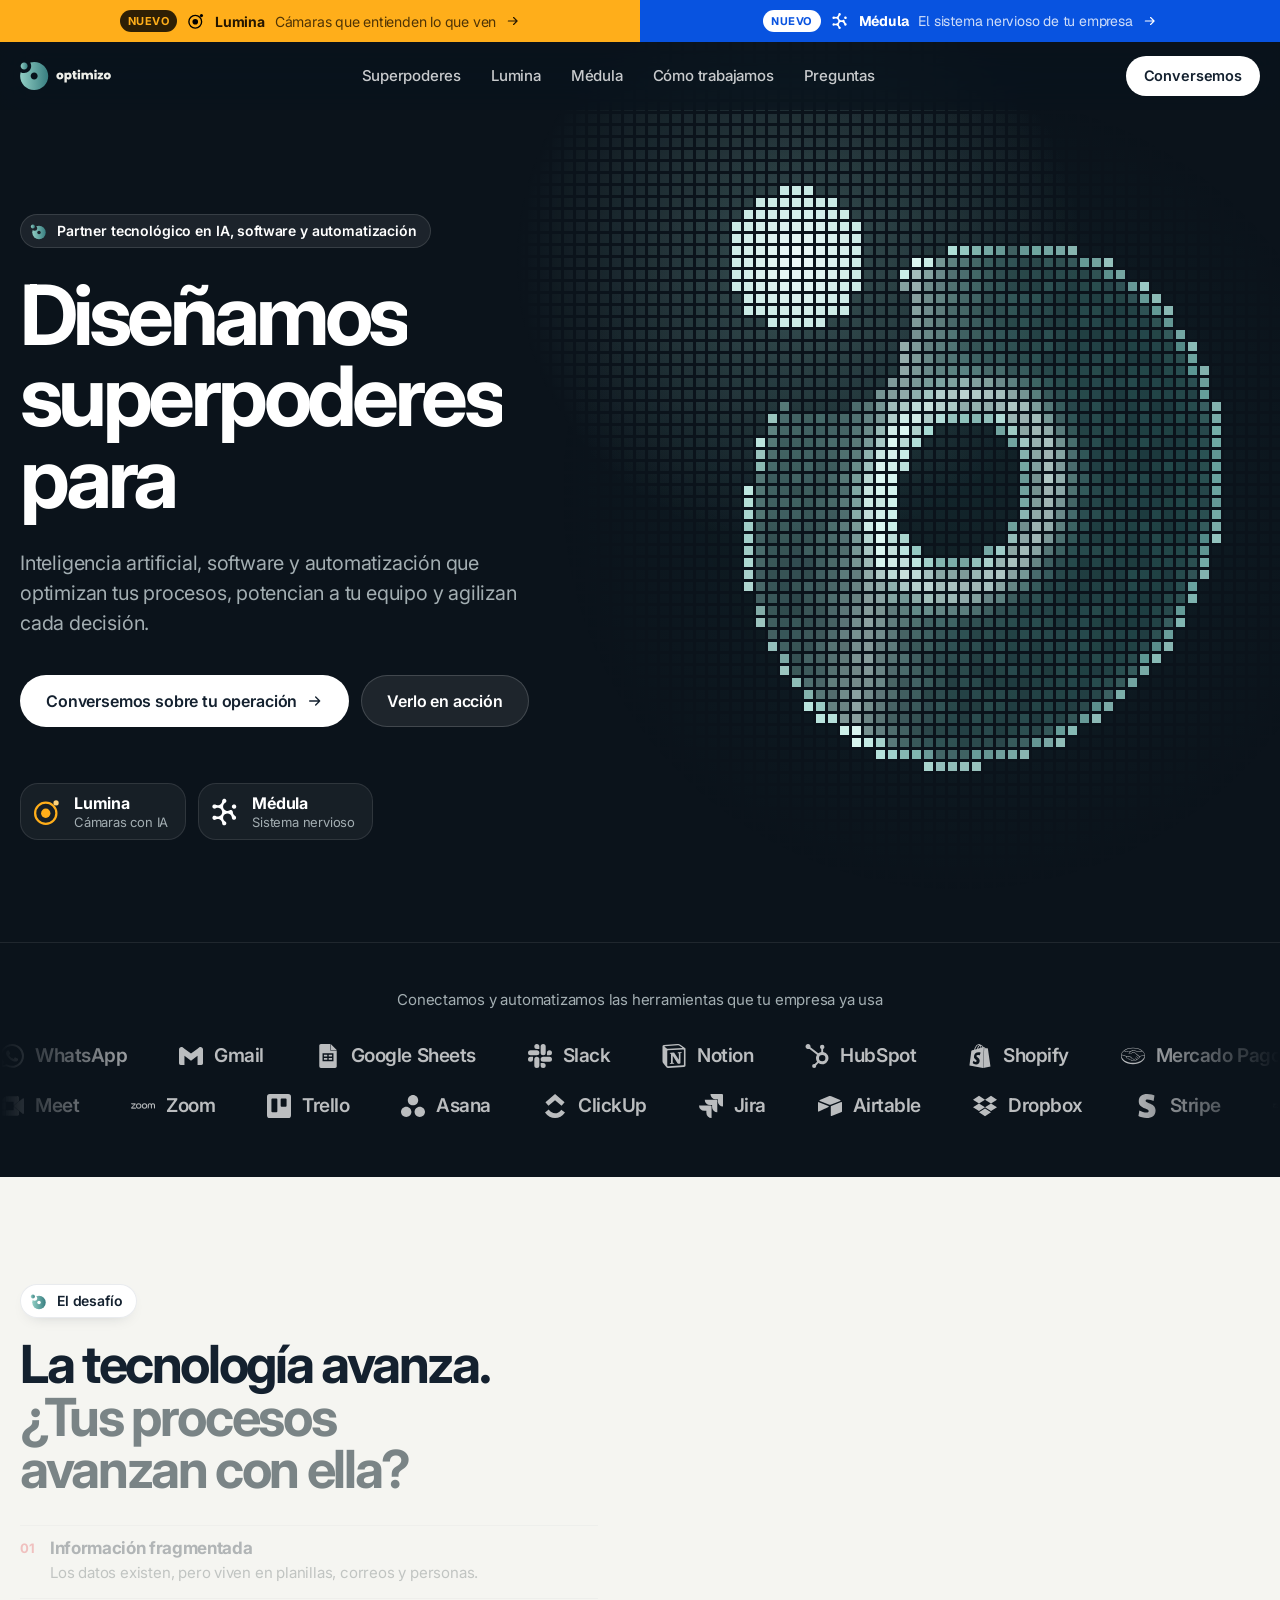
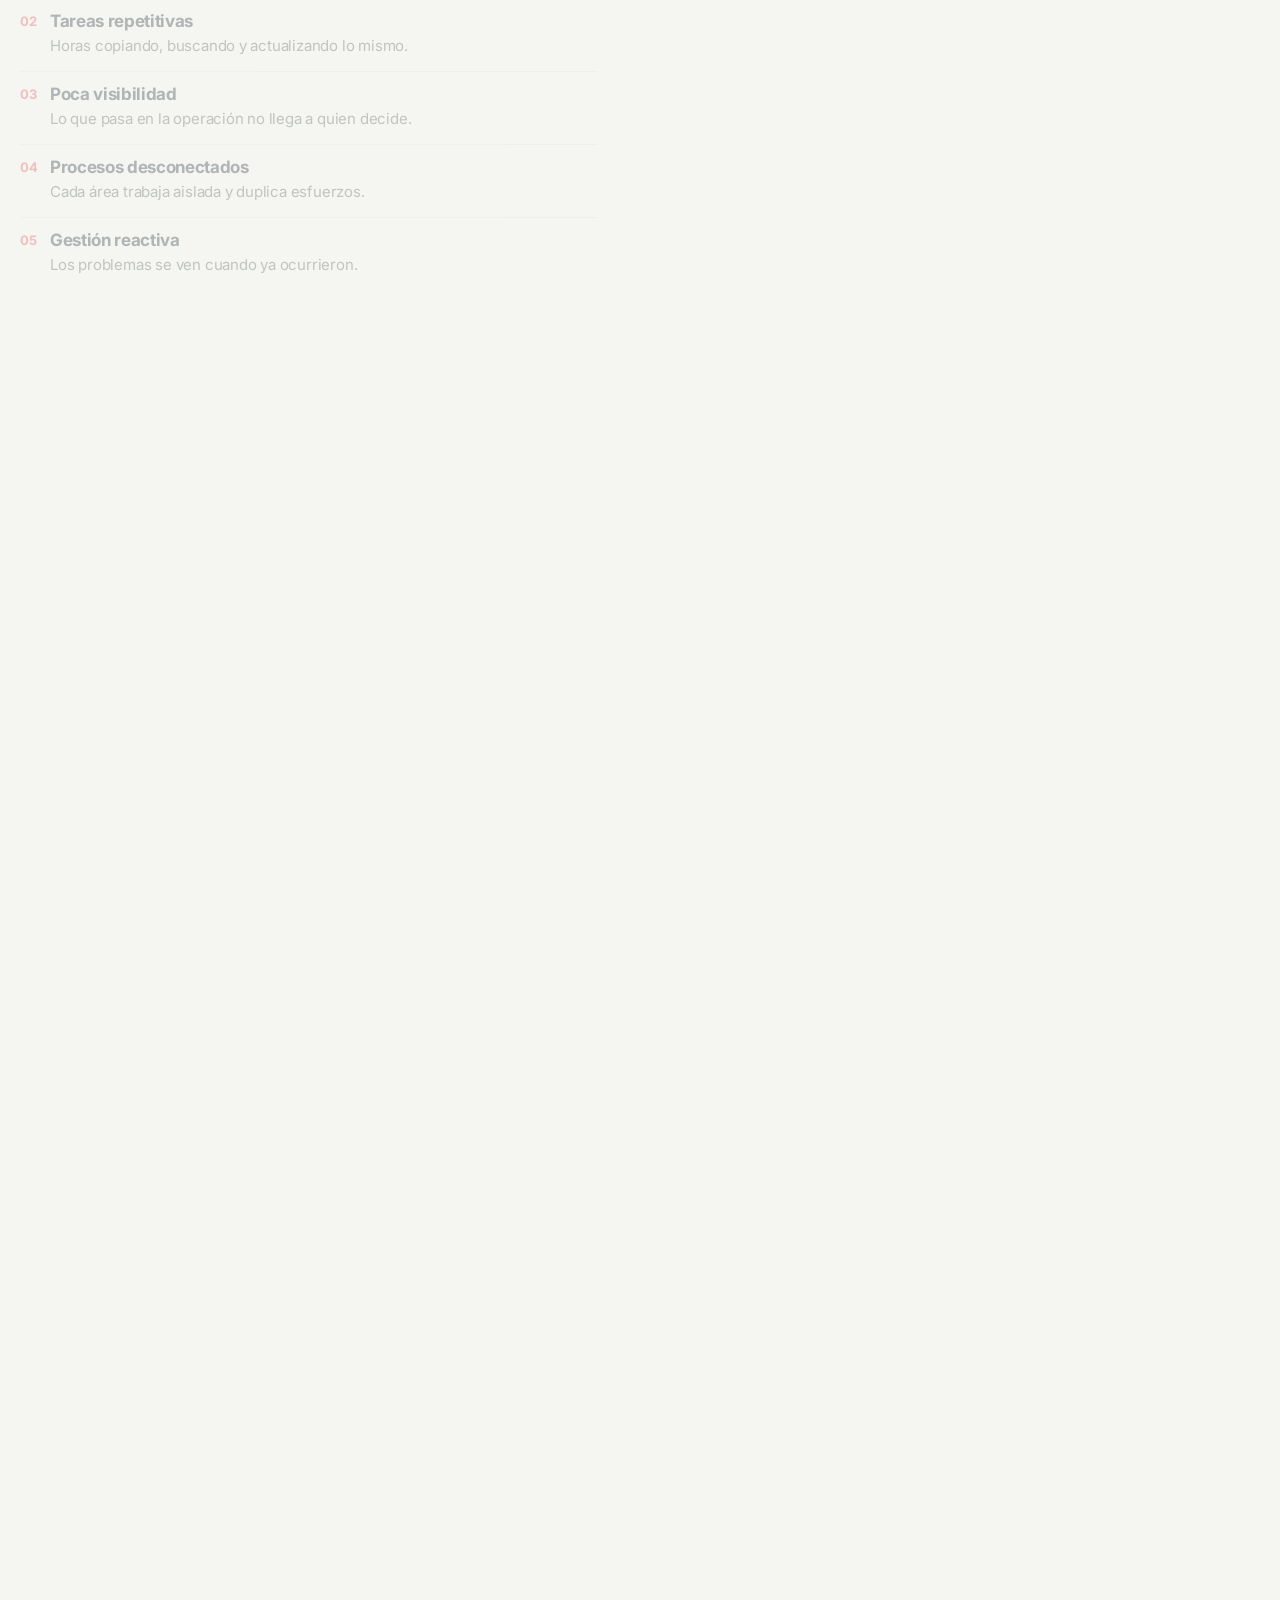
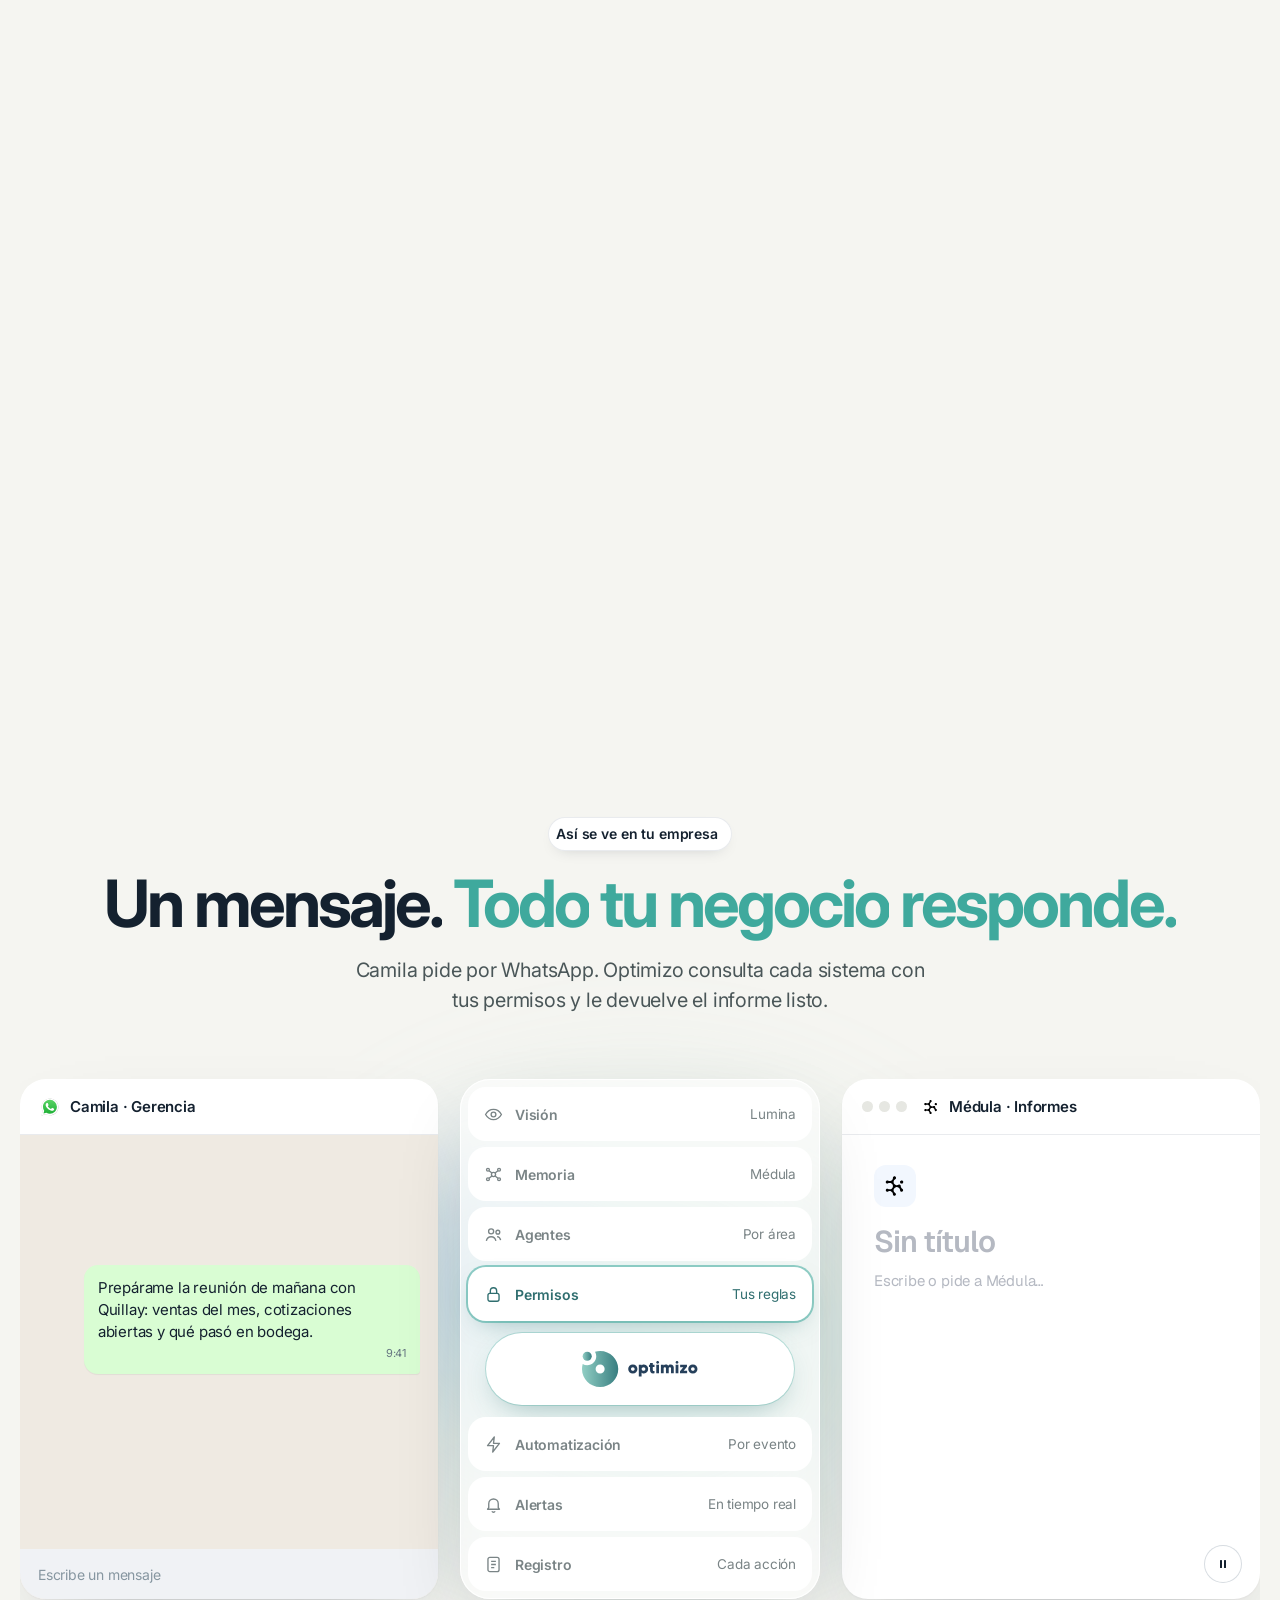
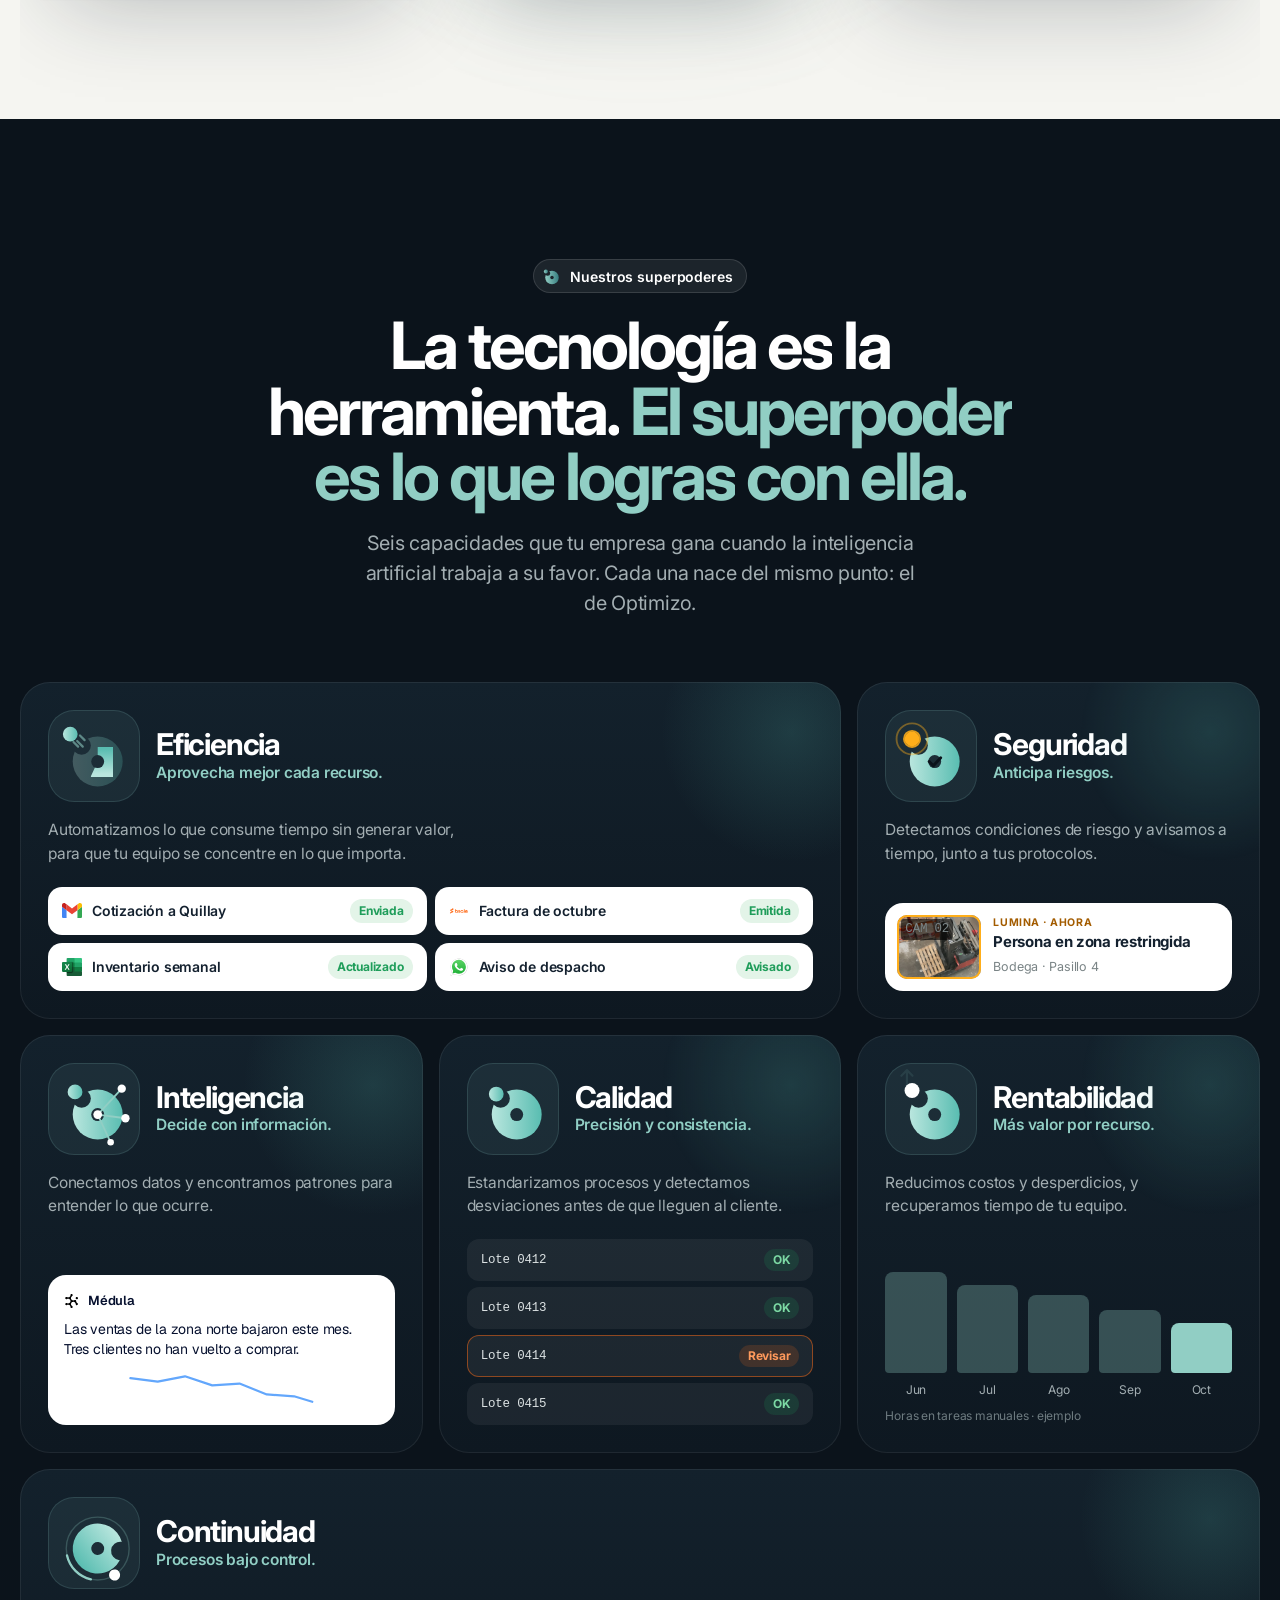
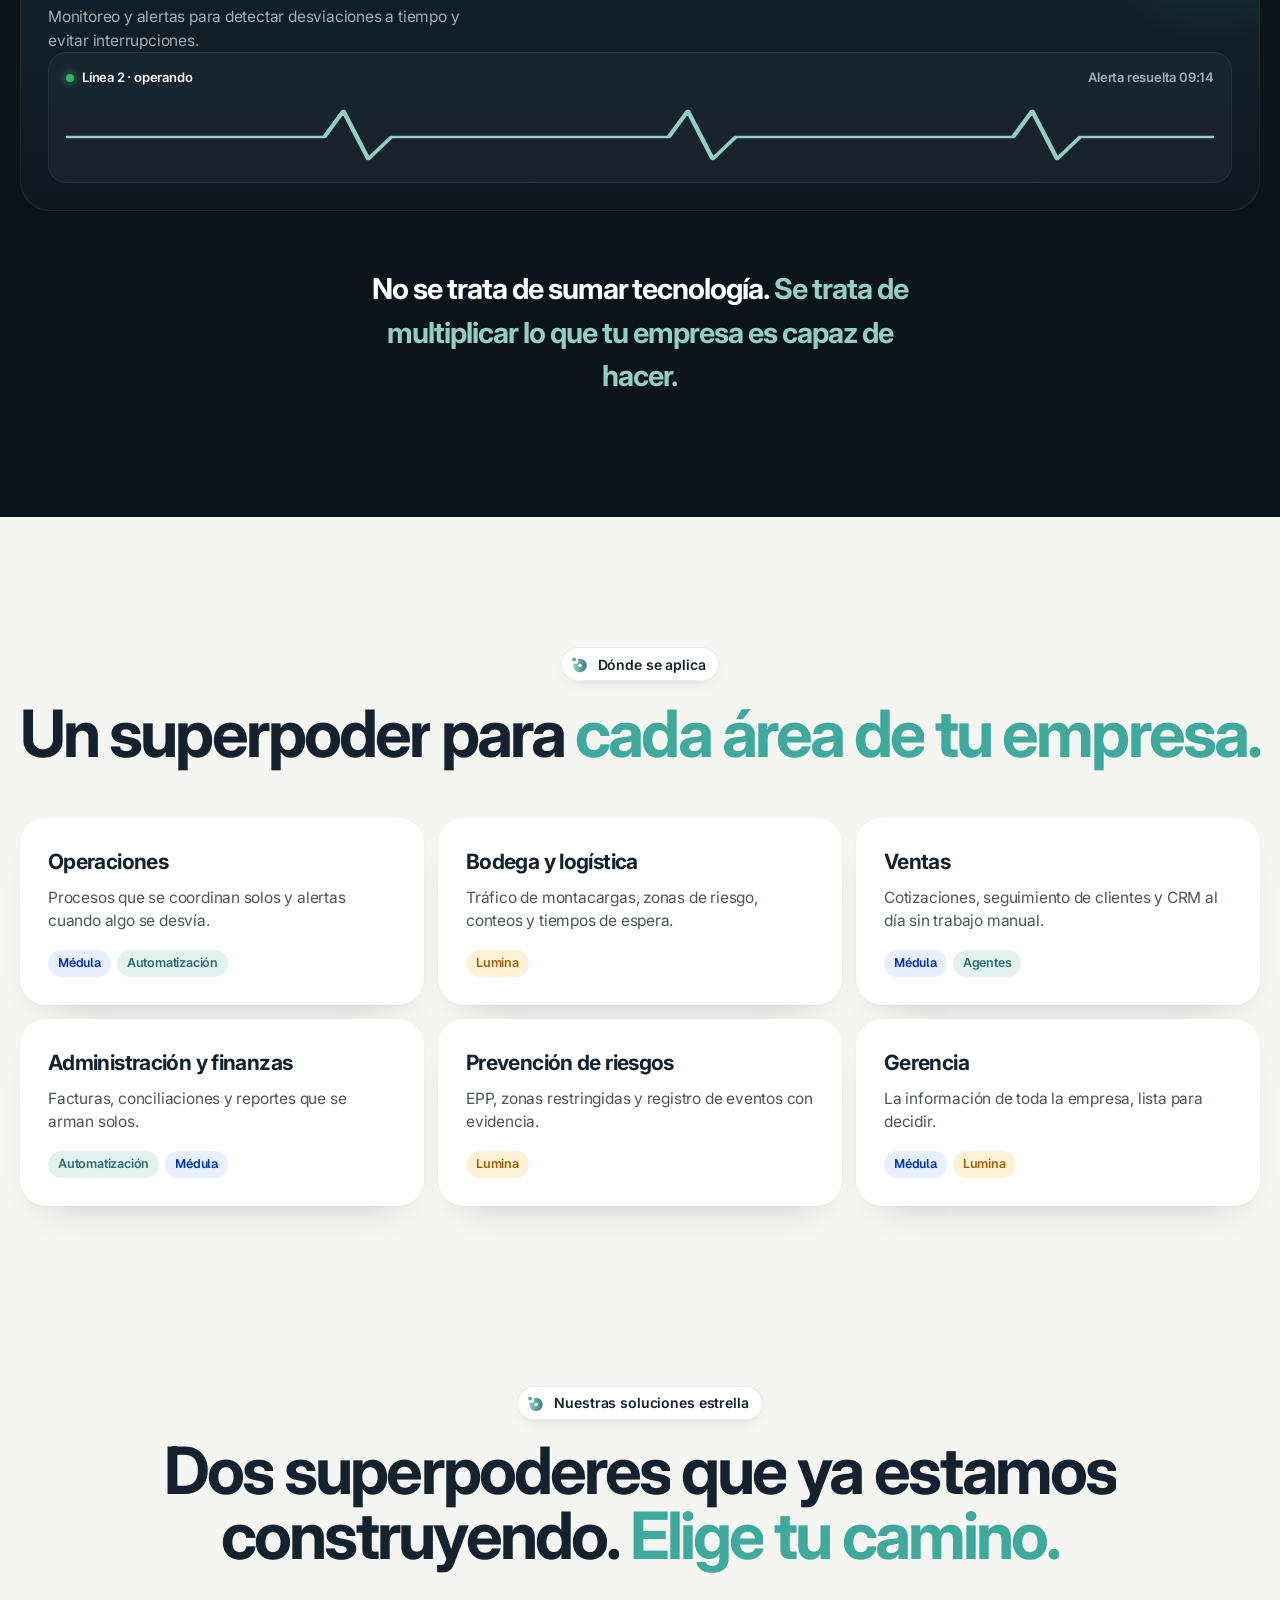
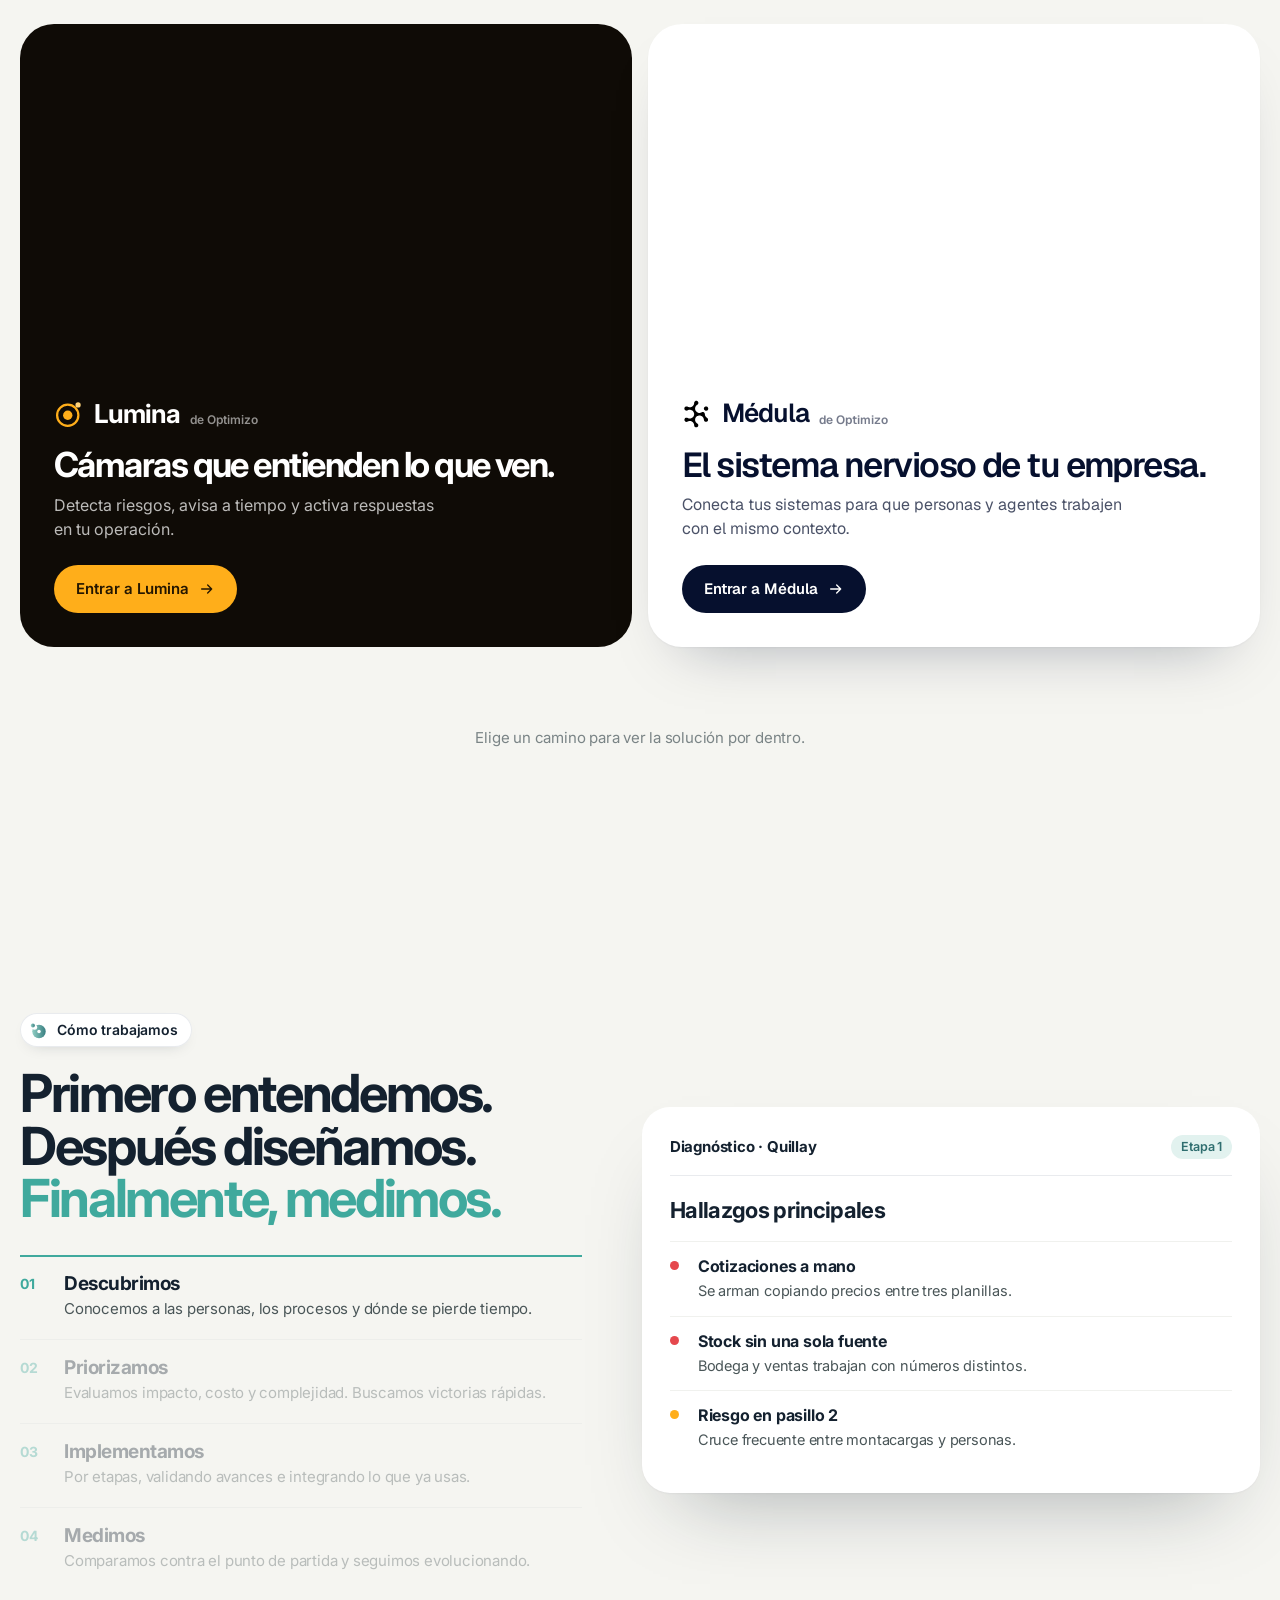
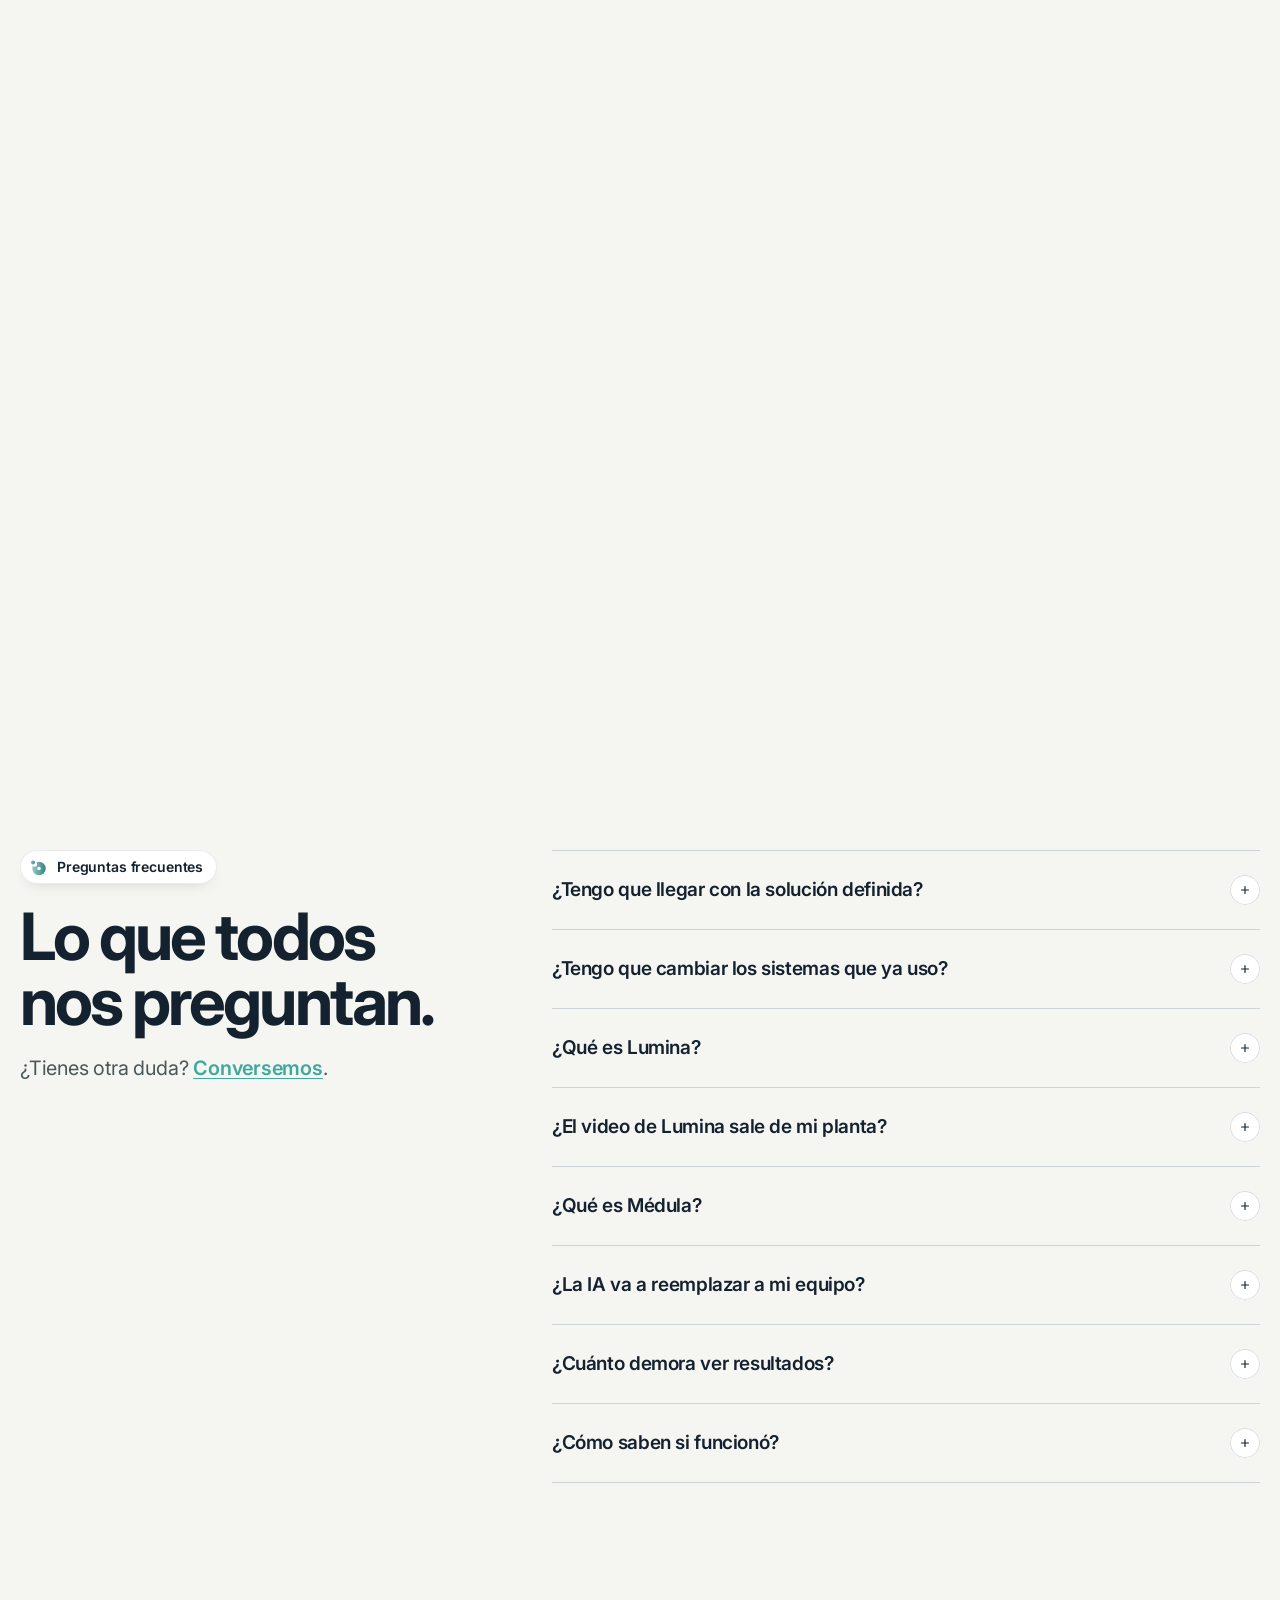
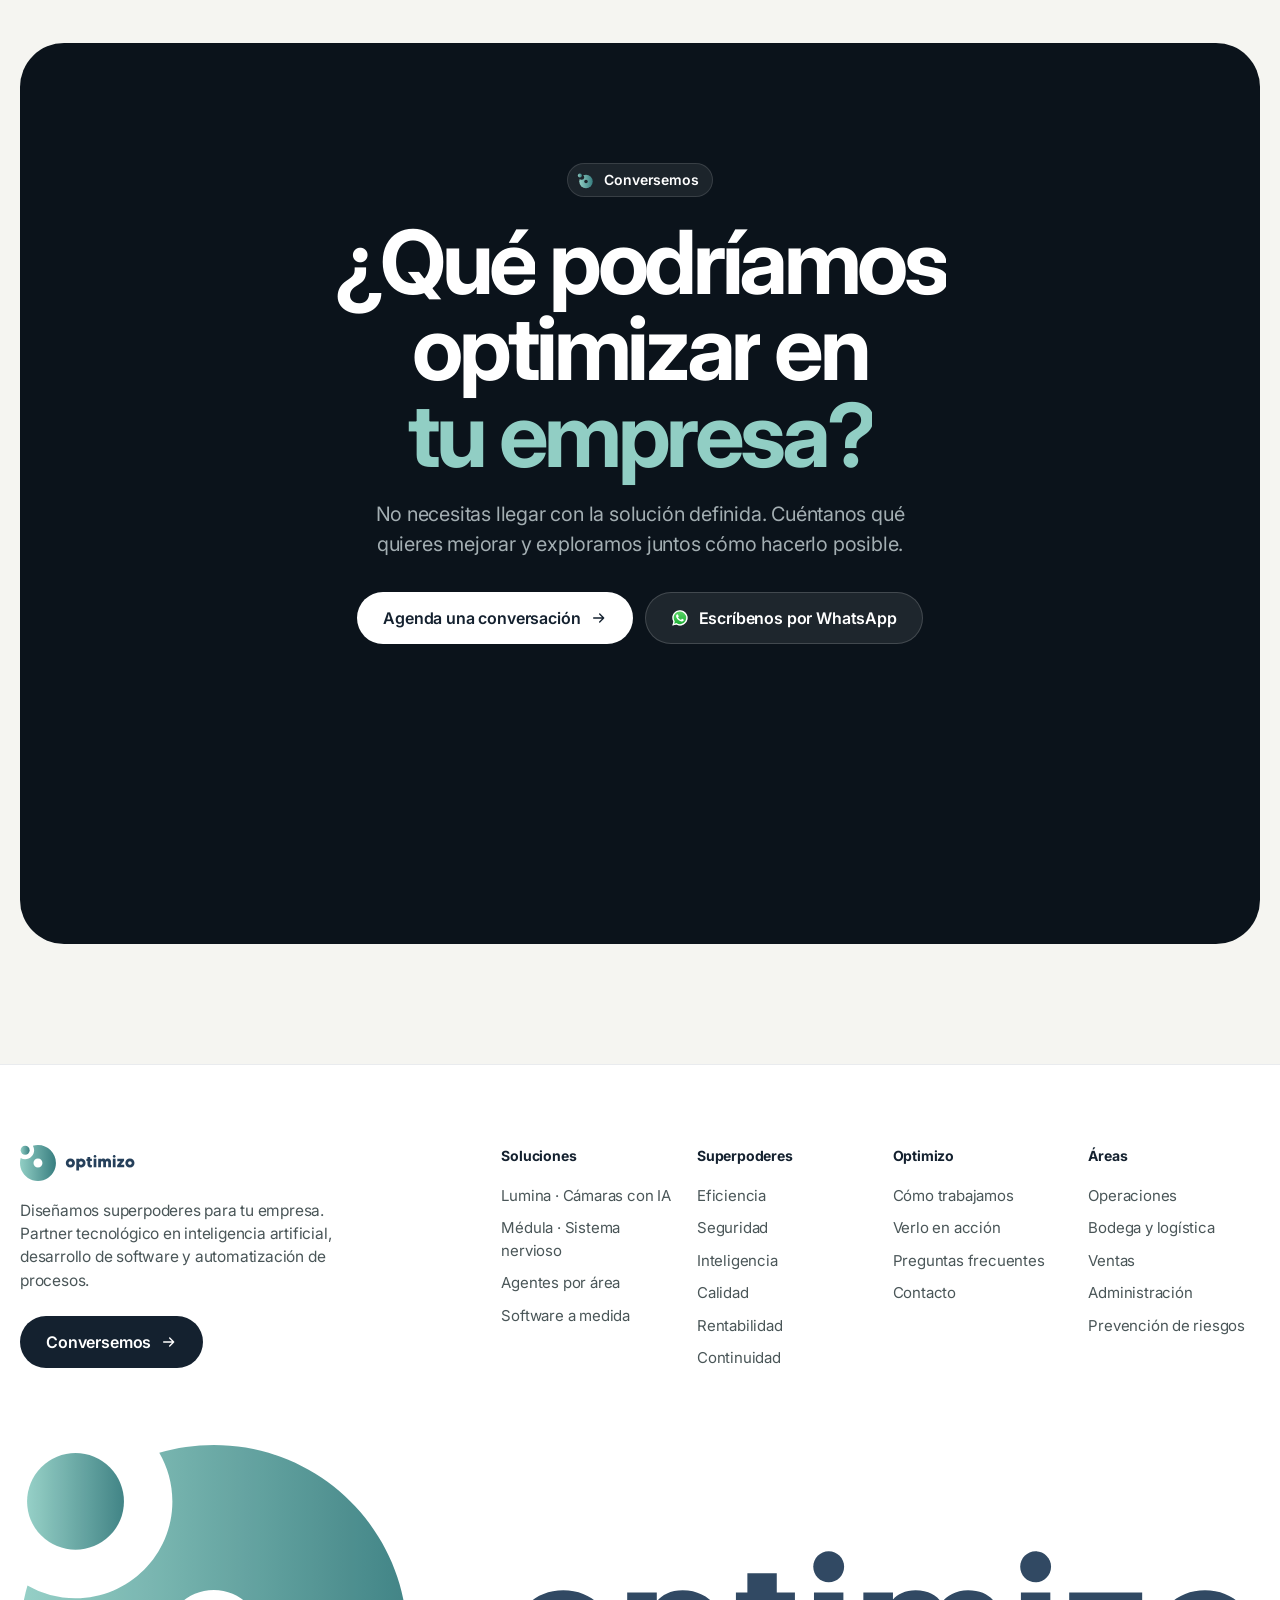
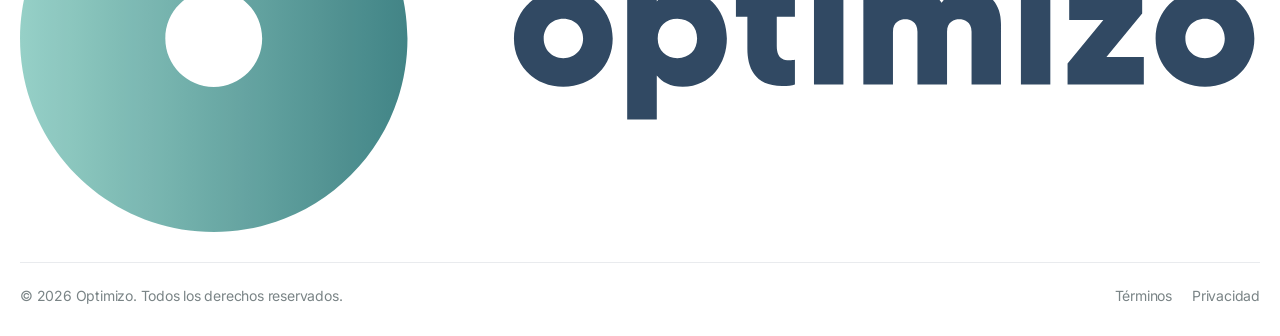
<file: index.html>
<!doctype html>
<html lang="es-CL">
<head>
<meta charset="utf-8">
<meta name="viewport" content="width=device-width, initial-scale=1, viewport-fit=cover">
<title>Optimizo · Superpoderes para tu empresa</title>
<meta name="description" content="Partner tecnológico en inteligencia artificial, software y automatización. Lumina, cámaras que entienden lo que ven, y Médula, el sistema nervioso de tu empresa.">
<meta name="robots" content="noindex">
<meta name="theme-color" content="#0B131B">
<link rel="icon" href="recursos/optimizo-isotipo.svg" type="image/svg+xml">
<link rel="preload" href="recursos/fuentes/inter-opsz.woff2" as="font" type="font/woff2" crossorigin>
<link rel="preload" href="recursos/fuentes/geist.woff2" as="font" type="font/woff2" crossorigin>
<link rel="stylesheet" href="estilos.css">
<link rel="stylesheet" href="v4.css">
</head>
<body>

<svg width="0" height="0" style="position:absolute" aria-hidden="true">
  <defs>
    <symbol id="i-flecha" viewBox="0 0 24 24" fill="none" stroke="currentColor" stroke-width="2" stroke-linecap="round" stroke-linejoin="round"><path d="M4 12h15M13 6l6 6-6 6"/></symbol>
    <symbol id="i-abajo" viewBox="0 0 24 24" fill="none" stroke="currentColor" stroke-width="2" stroke-linecap="round" stroke-linejoin="round"><path d="M12 4v15M6 13l6 6 6-6"/></symbol>
    <symbol id="i-ok" viewBox="0 0 24 24" fill="none" stroke="currentColor" stroke-width="3" stroke-linecap="round" stroke-linejoin="round"><path d="M5 12.5l4.5 4.5L19 7.5"/></symbol>
    <symbol id="i-pausa" viewBox="0 0 24 24" fill="currentColor"><rect x="6" y="4" width="4" height="16" rx="1"/><rect x="14" y="4" width="4" height="16" rx="1"/></symbol>
    <symbol id="i-play" viewBox="0 0 24 24" fill="currentColor"><path d="M7 4l13 8-13 8z"/></symbol>
    <symbol id="i-alerta" viewBox="0 0 24 24" fill="none" stroke="currentColor" stroke-width="2.2" stroke-linecap="round" stroke-linejoin="round"><path d="M12 3.5L2.8 19.5h18.4z"/><path d="M12 10v4.2M12 17.2v.01"/></symbol>
    <symbol id="i-ojo" viewBox="0 0 24 24" fill="none" stroke="currentColor" stroke-width="1.7"><path d="M2 12s3.6-6.5 10-6.5S22 12 22 12s-3.6 6.5-10 6.5S2 12 2 12z"/><circle cx="12" cy="12" r="3"/></symbol>
    <symbol id="i-memoria" viewBox="0 0 24 24" fill="none" stroke="currentColor" stroke-width="1.7"><circle cx="12" cy="12" r="2.6"/><circle cx="5" cy="6" r="1.8"/><circle cx="19" cy="6" r="1.8"/><circle cx="5" cy="18" r="1.8"/><circle cx="19" cy="18" r="1.8"/><path d="M6.4 7.2l3.6 3M17.6 7.2l-3.6 3M6.4 16.8l3.6-3M17.6 16.8l-3.6-3"/></symbol>
    <symbol id="i-agentes" viewBox="0 0 24 24" fill="none" stroke="currentColor" stroke-width="1.7"><circle cx="9" cy="8" r="3.2"/><path d="M3 20c.6-3.4 3-5.2 6-5.2s5.4 1.8 6 5.2"/><circle cx="17.5" cy="9" r="2.4"/><path d="M16.5 14.6c2.3.2 4 1.7 4.5 4.4"/></symbol>
    <symbol id="i-candado" viewBox="0 0 24 24" fill="none" stroke="currentColor" stroke-width="1.7"><rect x="5" y="10.5" width="14" height="10" rx="2.5"/><path d="M8 10.5V7.5a4 4 0 0 1 8 0v3"/></symbol>
    <symbol id="i-rayo" viewBox="0 0 24 24" fill="none" stroke="currentColor" stroke-width="1.7" stroke-linejoin="round"><path d="M13 2.5L4.5 13.5H12l-1 8 8.5-11H12z"/></symbol>
    <symbol id="i-campana" viewBox="0 0 24 24" fill="none" stroke="currentColor" stroke-width="1.7" stroke-linejoin="round"><path d="M6 16V11a6 6 0 0 1 12 0v5l1.5 2h-15z"/><path d="M10 20.5a2.2 2.2 0 0 0 4 0"/></symbol>
    <symbol id="i-registro" viewBox="0 0 24 24" fill="none" stroke="currentColor" stroke-width="1.7"><rect x="5" y="3" width="14" height="18" rx="2.5"/><path d="M9 8h6M9 12h6M9 16h4"/></symbol>
    <symbol id="i-escudo" viewBox="0 0 24 24" fill="none" stroke="currentColor" stroke-width="1.6" stroke-linejoin="round"><path d="M12 3l7.5 3v5.5c0 4.6-3.2 8.2-7.5 9.5-4.3-1.3-7.5-4.9-7.5-9.5V6z"/><path d="M8.8 12.2l2.2 2.2 4.2-4.4"/></symbol>
    <symbol id="i-trafico" viewBox="0 0 24 24" fill="none" stroke="currentColor" stroke-width="1.6"><rect x="8" y="2.5" width="8" height="19" rx="3"/><circle cx="12" cy="7" r="1.5"/><circle cx="12" cy="12" r="1.5"/><circle cx="12" cy="17" r="1.5"/></symbol>
    <symbol id="i-reloj" viewBox="0 0 24 24" fill="none" stroke="currentColor" stroke-width="1.6"><circle cx="12" cy="12" r="8.5"/><path d="M12 7.5V12l3 2"/></symbol>
    <symbol id="i-lupa" viewBox="0 0 24 24" fill="none" stroke="currentColor" stroke-width="1.6"><circle cx="11" cy="11" r="6.5"/><path d="M20 20l-4.3-4.3"/></symbol>
    <symbol id="i-cuerpo" viewBox="0 0 24 24" fill="none" stroke="currentColor" stroke-width="1.6" stroke-linejoin="round"><circle cx="12" cy="4.8" r="2"/><path d="M8 21l2-6.5-3-2.5 2.5-4h5l2.5 4-3 2.5 2 6.5"/></symbol>
    <symbol id="iso" viewBox="0 0 80 80"><defs><linearGradient id="g-iso" x1="0" x2="1"><stop offset="0" stop-color="#91CEC4"/><stop offset="1" stop-color="#387E80"/></linearGradient><mask id="m-iso"><rect width="80" height="80" fill="#fff"/><circle cx="44" cy="46" r="7" fill="#000"/><circle cx="26.6" cy="28.6" r="10" fill="#000"/></mask></defs><circle cx="44" cy="46" r="27" fill="url(#g-iso)" mask="url(#m-iso)"/><circle cx="19.5" cy="21.5" r="8" fill="url(#g-iso)"/></symbol>
    <!-- Lumina (provisorio): un lente con el punto de luz que se escapa, primo del punto de Optimizo -->
    <symbol id="lumina" viewBox="0 0 48 48"><circle cx="22" cy="26" r="17" fill="none" stroke="#FFAE1A" stroke-width="3.6"/><circle cx="22" cy="26" r="7.5" fill="#FFAE1A"/><circle cx="38.5" cy="9.5" r="4.2" fill="#FFD37A"/></symbol>
  </defs>
</svg>

<div class="cinta2">
  <a class="cinta2__lado cinta2__lado--lumina" href="#camino" data-ir="lumina"><span class="cinta2__nuevo">Nuevo</span><svg class="cinta2__marca"><use href="#lumina"/></svg><b>Lumina</b><span class="largo">Cámaras que entienden lo que ven</span><svg class="cinta2__fl"><use href="#i-flecha"/></svg></a>
  <a class="cinta2__lado cinta2__lado--medula" href="#camino" data-ir="medula"><span class="cinta2__nuevo">Nuevo</span><img class="cinta2__marca" src="recursos/medula-marca-blanca.svg" alt=""><b>Médula</b><span class="largo">El sistema nervioso de tu empresa</span><svg class="cinta2__fl"><use href="#i-flecha"/></svg></a>
</div>

<header class="nav" id="nav">
  <div class="envoltura nav__in">
    <a class="nav__logo" href="#inicio" aria-label="Optimizo, inicio">
      <img class="logo-oscuro" src="recursos/optimizo-logo-sobre-oscuro.svg" alt="optimizo" width="90" height="28">
      <img class="logo-claro" src="recursos/optimizo-logo.svg" alt="optimizo" width="90" height="28">
    </a>
    <nav class="nav__links" aria-label="Secciones">
      <a href="#superpoderes">Superpoderes</a>
      <a href="#camino" data-ir="lumina">Lumina</a>
      <a href="#camino" data-ir="medula">Médula</a>
      <a href="#metodo">Cómo trabajamos</a>
      <a href="#preguntas">Preguntas</a>
    </nav>
    <a class="boton" href="#conversemos">Conversemos</a>
  </div>
</header>

<main id="inicio">

  <!-- 01 · Héroe: el isotipo hecho de LED -->
  <section class="hero2 oscuro" id="heroe" aria-labelledby="h-heroe">
    <canvas id="lienzo-heroe" aria-hidden="true"></canvas>
    <div class="envoltura hero2__in">
      <span class="etiqueta2" data-r><svg><use href="#iso"/></svg>Partner tecnológico en IA, software y automatización</span>
      <h1 class="hero2__t" id="h-heroe"><span class="arma">Diseñamos superpoderes para</span> <span class="bloque2" id="rota"><span>tu empresa</span></span></h1>
      <p class="bajada" data-r style="--d:.4s">Inteligencia artificial, software y automatización que optimizan tus procesos, potencian a tu equipo y agilizan cada decisión.</p>
      <div class="hero2__acc" data-r style="--d:.55s">
        <a class="boton boton--blanco" href="#conversemos">Conversemos sobre tu operación <svg><use href="#i-flecha"/></svg></a>
        <a class="boton boton--vidrio" href="#en-accion">Verlo en acción</a>
      </div>
      <div class="hero2__productos" data-r style="--d:.7s">
        <a href="#camino" data-ir="lumina"><svg><use href="#lumina"/></svg><span><b>Lumina</b>Cámaras con IA</span></a>
        <a href="#camino" data-ir="medula"><img src="recursos/medula-marca-blanca.svg" alt=""><span><b>Médula</b>Sistema nervioso</span></a>
      </div>
    </div>
  </section>

  <!-- Credibilidad: las herramientas que conectamos -->
  <section class="marcas oscuro" aria-label="Herramientas con las que trabajamos">
    <p class="marcas__t">Conectamos y automatizamos las herramientas que tu empresa ya usa</p>
    <div class="marcas__cinta"><div class="marcas__fila" id="marcas-a"></div></div>
    <div class="marcas__cinta"><div class="marcas__fila marcas__fila--b" id="marcas-b"></div></div>
  </section>

  <!-- 02 · El desafío: un día cualquiera -->
  <section class="dz" id="desafio" aria-labelledby="h-desafio">
    <div class="dz__fijo">
      <div class="envoltura dz__grid">
        <div class="dz__texto">
          <span class="etiqueta2 etiqueta2--claro"><svg><use href="#iso"/></svg>El desafío</span>
          <h2 class="t-1" id="h-desafio">La tecnología avanza. <span class="tenue">¿Tus procesos avanzan con ella?</span></h2>
          <ol class="dz__lista" id="dz-lista">
            <li><b>Información fragmentada</b><span>Los datos existen, pero viven en planillas, correos y personas.</span></li>
            <li><b>Tareas repetitivas</b><span>Horas copiando, buscando y actualizando lo mismo.</span></li>
            <li><b>Poca visibilidad</b><span>Lo que pasa en la operación no llega a quien decide.</span></li>
            <li><b>Procesos desconectados</b><span>Cada área trabaja aislada y duplica esfuerzos.</span></li>
            <li><b>Gestión reactiva</b><span>Los problemas se ven cuando ya ocurrieron.</span></li>
          </ol>
          <p class="dz__remate">El problema no es la falta de tecnología. <span class="acento">Es que todavía no trabaja a favor de tu empresa.</span></p>
        </div>
        <div class="dz__mesa" id="dz-mesa" aria-hidden="true">
          <div class="vent vent--excel"><div class="vent__barra"><img src="recursos/logos/microsoftexcel.svg" alt="">Inventario_FINAL_v3 (2).xlsx</div>
            <div class="hoja"><span>SKU</span><span>Stock</span><span>Bodega</span><span>A-104</span><span class="rojo">#REF!</span><span>Norte</span><span>A-221</span><span>12</span><span>¿?</span><span>B-017</span><span class="rojo">#N/A</span><span>Sur</span><span>C-330</span><span>0</span><span>Norte</span></div></div>
          <div class="vent vent--wa"><div class="vent__barra vent__barra--wa"><img src="recursos/logos/whatsapp.svg" alt="">Equipo bodega <em>37</em></div>
            <p class="msjw">¿Alguien sabe si llegó el pedido de Quillay?</p><p class="msjw">Revisa el Excel</p><p class="msjw">¿Cuál Excel? 😅</p></div>
          <div class="vent vent--mail"><div class="vent__barra"><img src="recursos/logos/gmail.svg" alt="">Recibidos <em>128</em></div>
            <p class="mail"><b>RE: RE: RE: Cotización</b>Adjunto versión corregida (otra vez)</p><p class="mail"><b>Urgente: stock</b>¿Me confirman disponibilidad?</p></div>
          <div class="vent vent--cal"><div class="vent__barra"><img src="recursos/logos/googlecalendar.svg" alt="">Hoy</div>
            <p class="cal"><i></i>10:00 · Revisión de inventario</p><p class="cal cal--choque"><i></i>10:00 · Reunión con Quillay</p></div>
          <div class="vent vent--nota">¿Quién tenía la cotización de Quillay? 🤔</div>
          <div class="vent vent--alerta"><b>Accidente evitado por poco</b>Bodega · Pasillo 2 · nadie lo vio venir</div>
        </div>
      </div>
    </div>
  </section>

  <!-- 03 · Así trabaja (demo) -->
  <section class="demo envoltura" id="en-accion" aria-labelledby="h-demo">
    <div class="demo__cab">
      <span class="rotulo" data-r>Así se ve en tu empresa</span>
      <h2 class="t-1 arma" id="h-demo">Un mensaje. <span class="acento">Todo tu negocio responde.</span></h2>
      <p class="bajada" data-r>Camila pide por WhatsApp. Optimizo consulta cada sistema con tus permisos y le devuelve el informe listo.</p>
    </div>
    <div class="escenario" id="escenario">
      <div class="escenario__brillo"></div>
      <div class="escenario__in">
        <div class="panel panel--izq">
          <div class="panel__cab"><img src="recursos/logos/whatsapp.svg" alt="">Camila · Gerencia</div>
          <div class="wa">
            <div class="burbuja">Prepárame la reunión de mañana con Quillay: ventas del mes, cotizaciones abiertas y qué pasó en bodega.<small>9:41</small></div>
            <div class="llamadas">
              <span class="llamada" data-fila="memoria"><img src="recursos/logos/bsale.png" alt="">bsale · <b>ventas_mes</b><i class="estado"></i></span>
              <span class="llamada" data-fila="memoria"><img src="recursos/logos/gmail.svg" alt="">gmail · <b>buscar_hilos</b><i class="estado"></i></span>
              <span class="llamada" data-fila="vision"><svg><use href="#lumina"/></svg>lumina · <b>eventos_semana</b><i class="estado"></i></span>
              <span class="llamada" data-fila="agentes"><img src="recursos/medula-marca.svg" alt="">medula · <b>crear_informe</b><i class="estado"></i></span>
            </div>
            <div class="wa__campo">Escribe un mensaje</div>
          </div>
        </div>
        <div class="pila">
          <div class="fila" data-fila="vision"><svg><use href="#i-ojo"/></svg><b>Visión</b><span>Lumina</span></div>
          <div class="fila" data-fila="memoria"><svg><use href="#i-memoria"/></svg><b>Memoria</b><span>Médula</span></div>
          <div class="fila" data-fila="agentes"><svg><use href="#i-agentes"/></svg><b>Agentes</b><span>Por área</span></div>
          <div class="fila" data-fila="permisos"><svg><use href="#i-candado"/></svg><b>Permisos</b><span>Tus reglas</span></div>
          <div class="pila__logo" id="pila-logo"><img src="recursos/optimizo-logo.svg" alt="optimizo"></div>
          <div class="fila" data-fila="auto"><svg><use href="#i-rayo"/></svg><b>Automatización</b><span>Por evento</span></div>
          <div class="fila" data-fila="alertas"><svg><use href="#i-campana"/></svg><b>Alertas</b><span>En tiempo real</span></div>
          <div class="fila" data-fila="registro"><svg><use href="#i-registro"/></svg><b>Registro</b><span id="conteo">Cada acción</span></div>
        </div>
        <div class="panel panel--der">
          <div class="panel__cab"><span class="puntos"><i></i><i></i><i></i></span><img src="recursos/medula-marca.svg" alt="" style="width:16px;height:16px">Médula · Informes</div>
          <div class="doc">
            <div class="doc__ico"><img src="recursos/medula-marca.svg" alt=""></div>
            <h4 id="doc-titulo">Sin título</h4>
            <p class="doc__vacio" id="doc-vacio">Escribe o pide a Médula…</p>
            <div class="doc__lineas">
              <div class="doc__linea"><i></i><div>Ventas de octubre: <b>$42,1 M</b>, 8 % sobre septiembre.<small>BSALE · 214 DOCUMENTOS</small></div></div>
              <div class="doc__linea"><i></i><div>Tres cotizaciones abiertas por <b>$18,4 M</b>. La más antigua lleva 12 días.<small>GMAIL · 9 HILOS</small></div></div>
              <div class="doc__linea"><i class="lum"></i><div>Bodega: 7 alertas en la Zona 2. Proponer cambio de tránsito.<small>LUMINA · CAM 01–04</small></div></div>
              <div class="doc__linea"><i></i><div>Siguiente paso: llamar a Camila Rojas el jueves.<small>MÉDULA · CONTEXTO DE QUILLAY</small></div></div>
            </div>
          </div>
          <button class="pausa" id="pausa-demo" aria-label="Pausar la demostración"><svg><use href="#i-pausa"/></svg></button>
        </div>
      </div>
    </div>
  </section>

  <!-- 04 · Superpoderes: mosaico con emblemas del isotipo y la interfaz de cada uno -->
  <section class="sp oscuro" id="superpoderes" aria-labelledby="h-poderes">
    <div class="envoltura">
      <div class="sp__cab">
        <span class="etiqueta2" data-r><svg><use href="#iso"/></svg>Nuestros superpoderes</span>
        <h2 class="t-1 arma" id="h-poderes">La tecnología es la herramienta. <span class="acento">El superpoder es lo que logras con ella.</span></h2>
        <p class="bajada" data-r>Seis capacidades que tu empresa gana cuando la inteligencia artificial trabaja a su favor. Cada una nace del mismo punto: el de Optimizo.</p>
      </div>
      <div class="sp__grid">
        <article class="spc spc--ancha" data-r>
          <div class="spc__cab"><span class="emb" data-emb="eficiencia"></span><div><h3>Eficiencia</h3><p>Aprovecha mejor cada recurso.</p></div></div>
          <p class="spc__txt">Automatizamos lo que consume tiempo sin generar valor, para que tu equipo se concentre en lo que importa.</p>
          <div class="vin vin--tareas">
            <div class="tarea2"><img src="recursos/logos/gmail.svg" alt=""><span>Cotización a Quillay</span><em>Enviada</em></div>
            <div class="tarea2"><img src="recursos/logos/bsale.png" alt=""><span>Factura de octubre</span><em>Emitida</em></div>
            <div class="tarea2"><img src="recursos/logos/microsoftexcel.svg" alt=""><span>Inventario semanal</span><em>Actualizado</em></div>
            <div class="tarea2"><img src="recursos/logos/whatsapp.svg" alt=""><span>Aviso de despacho</span><em>Avisado</em></div>
          </div>
        </article>
        <article class="spc" data-r style="--d:.06s">
          <div class="spc__cab"><span class="emb" data-emb="seguridad"></span><div><h3>Seguridad</h3><p>Anticipa riesgos.</p></div></div>
          <p class="spc__txt">Detectamos condiciones de riesgo y avisamos a tiempo, junto a tus protocolos.</p>
          <div class="vin vin--alerta"><div class="vin__cam"><span>CAM 02</span></div><div><small>LUMINA · AHORA</small><b>Persona en zona restringida</b><span>Bodega · Pasillo 4</span></div></div>
        </article>
        <article class="spc" data-r>
          <div class="spc__cab"><span class="emb" data-emb="inteligencia"></span><div><h3>Inteligencia</h3><p>Decide con información.</p></div></div>
          <p class="spc__txt">Conectamos datos y encontramos patrones para entender lo que ocurre.</p>
          <div class="vin vin--insight"><div class="vin__m"><img src="recursos/medula-marca.svg" alt="">Médula</div><p>Las ventas de la zona norte bajaron este mes. Tres clientes no han vuelto a comprar.</p><svg viewBox="0 0 200 44" class="spark"><polyline points="0,10 30,14 60,8 90,18 120,16 150,28 180,30 200,36" fill="none" stroke="#63A7FC" stroke-width="2.5" stroke-linecap="round" stroke-linejoin="round"/></svg></div>
        </article>
        <article class="spc" data-r style="--d:.06s">
          <div class="spc__cab"><span class="emb" data-emb="calidad"></span><div><h3>Calidad</h3><p>Precisión y consistencia.</p></div></div>
          <p class="spc__txt">Estandarizamos procesos y detectamos desviaciones antes de que lleguen al cliente.</p>
          <div class="vin vin--insp"><div><span>Lote 0412</span><em class="ok">OK</em></div><div><span>Lote 0413</span><em class="ok">OK</em></div><div class="mal"><span>Lote 0414</span><em>Revisar</em></div><div><span>Lote 0415</span><em class="ok">OK</em></div></div>
        </article>
        <article class="spc" data-r style="--d:.12s">
          <div class="spc__cab"><span class="emb" data-emb="rentabilidad"></span><div><h3>Rentabilidad</h3><p>Más valor por recurso.</p></div></div>
          <p class="spc__txt">Reducimos costos y desperdicios, y recuperamos tiempo de tu equipo.</p>
          <div class="vin vin--barras"><div class="barras"><i style="--h:92%"></i><i style="--h:80%"></i><i style="--h:71%"></i><i style="--h:58%"></i><i style="--h:46%" class="hoy"></i></div><div class="barras__l"><span>Jun</span><span>Jul</span><span>Ago</span><span>Sep</span><span>Oct</span></div><small>Horas en tareas manuales · ejemplo</small></div>
        </article>
        <article class="spc spc--total" data-r style="--d:.06s">
          <div class="spc__cab"><span class="emb" data-emb="continuidad"></span><div><h3>Continuidad</h3><p>Procesos bajo control.</p></div></div>
          <p class="spc__txt">Monitoreo y alertas para detectar desviaciones a tiempo y evitar interrupciones.</p>
          <div class="vin vin--pulso"><div class="pulso__cab"><span><i></i>Línea 2 · operando</span><span>Alerta resuelta 09:14</span></div><svg viewBox="0 0 600 70" preserveAspectRatio="none" class="pulso"><path d="M0 40 H120 L135 40 L145 14 L158 62 L170 40 H300 L315 40 L325 14 L338 62 L350 40 H480 L495 40 L505 14 L518 62 L530 40 H600" fill="none" stroke="#91CEC4" stroke-width="2.5" stroke-linejoin="round" pathLength="100" stroke-dasharray="100"/></svg></div>
        </article>
      </div>
      <p class="sp__remate" data-r>No se trata de sumar tecnología. <span class="acento">Se trata de multiplicar lo que tu empresa es capaz de hacer.</span></p>
    </div>
  </section>

  <!-- Dónde se aplica -->
  <section class="areas envoltura" id="areas" aria-labelledby="h-areas">
    <div class="areas__cab">
      <span class="etiqueta2 etiqueta2--claro" data-r><svg><use href="#iso"/></svg>Dónde se aplica</span>
      <h2 class="t-1 arma" id="h-areas">Un superpoder para <span class="acento">cada área de tu empresa.</span></h2>
    </div>
    <div class="areas__grid">
      <div class="area" data-r><span class="area__n">Operaciones</span><p>Procesos que se coordinan solos y alertas cuando algo se desvía.</p><div class="area__chips"><span class="c-med">Médula</span><span class="c-opt">Automatización</span></div></div>
      <div class="area" data-r style="--d:.05s"><span class="area__n">Bodega y logística</span><p>Tráfico de montacargas, zonas de riesgo, conteos y tiempos de espera.</p><div class="area__chips"><span class="c-lum">Lumina</span></div></div>
      <div class="area" data-r style="--d:.1s"><span class="area__n">Ventas</span><p>Cotizaciones, seguimiento de clientes y CRM al día sin trabajo manual.</p><div class="area__chips"><span class="c-med">Médula</span><span class="c-opt">Agentes</span></div></div>
      <div class="area" data-r><span class="area__n">Administración y finanzas</span><p>Facturas, conciliaciones y reportes que se arman solos.</p><div class="area__chips"><span class="c-opt">Automatización</span><span class="c-med">Médula</span></div></div>
      <div class="area" data-r style="--d:.05s"><span class="area__n">Prevención de riesgos</span><p>EPP, zonas restringidas y registro de eventos con evidencia.</p><div class="area__chips"><span class="c-lum">Lumina</span></div></div>
      <div class="area" data-r style="--d:.1s"><span class="area__n">Gerencia</span><p>La información de toda la empresa, lista para decidir.</p><div class="area__chips"><span class="c-med">Médula</span><span class="c-lum">Lumina</span></div></div>
    </div>
  </section>

  <!-- 05 · El camino se divide -->
  <section class="camino envoltura" id="camino" aria-labelledby="h-camino">
    <div class="camino__cab">
      <span class="etiqueta2 etiqueta2--claro" data-r><svg><use href="#iso"/></svg>Nuestras soluciones estrella</span>
      <h2 class="t-1 arma" id="h-camino">Dos superpoderes que ya estamos construyendo. <span class="acento">Elige tu camino.</span></h2>
    </div>
    <div class="pts">
      <button class="pt pt--lumina" data-ruta="lumina" aria-controls="ruta-lumina">
        <div class="pt__vista">
          <video muted loop playsinline preload="metadata" poster="recursos/video/bodega.jpg" aria-hidden="true"><source src="recursos/video/bodega.mp4" type="video/mp4"></video>
          <canvas aria-hidden="true"></canvas>
          <span class="pt__vivo"><i></i>CAM 01 · EN VIVO</span>
        </div>
        <div class="pt__info">
          <span class="pt__marca"><svg><use href="#lumina"/></svg><b>Lumina</b><small>de Optimizo</small></span>
          <h3>Cámaras que entienden lo que ven.</h3>
          <p>Detecta riesgos, avisa a tiempo y activa respuestas en tu operación.</p>
          <span class="pt__ir">Entrar a Lumina <svg><use href="#i-flecha"/></svg></span>
        </div>
      </button>
      <button class="pt pt--medula" data-ruta="medula" aria-controls="ruta-medula">
        <div class="pt__vista">
          <canvas data-aura="puerta" aria-hidden="true"></canvas>
          <img class="pt__sim" src="recursos/medula-marca-blanca.svg" alt="">
          <span class="lite pt__lite" data-lite><span class="lite__sim"><img src="recursos/medula-marca-blanca.svg" alt=""></span><span class="lite__txt">Leyendo Bsale…</span></span>
        </div>
        <div class="pt__info">
          <span class="pt__marca"><img src="recursos/medula-marca.svg" alt=""><b>Médula</b><small>de Optimizo</small></span>
          <h3>El sistema nervioso de tu empresa.</h3>
          <p>Conecta tus sistemas para que personas y agentes trabajen con el mismo contexto.</p>
          <span class="pt__ir">Entrar a Médula <svg><use href="#i-flecha"/></svg></span>
        </div>
      </button>
    </div>
  </section>

  <div class="rutas" id="rutas">
    <div class="cambiar"><div class="cambiar__in" role="group" aria-label="Cambiar de solución">
      <button data-ruta="lumina" aria-pressed="false"><i style="background:var(--lumina)"></i>Lumina</button>
      <button data-ruta="medula" aria-pressed="false"><i style="background:var(--m-impulso)"></i>Médula</button>
    </div></div>
    <p class="sin-ruta">Elige un camino para ver la solución por dentro.</p>

    <!-- Ruta · Lumina -->
    <section class="ruta lumina" id="ruta-lumina" data-ruta="lumina" aria-labelledby="h-lumina">
      <div class="lum__heroe envoltura">
        <span class="lum__marca" data-r><svg><use href="#lumina"/></svg><b>Lumina</b><small>de Optimizo</small></span>
        <h2 class="t-heroe arma" id="h-lumina">Convertimos cámaras en <span class="acento">decisiones.</span></h2>
        <p class="bajada" data-r>Registrar lo que pasa no es lo mismo que entenderlo. Lumina reconoce lo que importa en tu operación, avisa a tiempo y activa respuestas.</p>
      </div>
      <div class="lum__escena" id="lum-escena">
        <div class="lum__fijo envoltura">
          <div class="lum__pasos">
            <div class="lum__paso activo"><span class="num">01 · DETECTA</span><h3>Ve a cada persona y vehículo.</h3><p>Desde el primer cuadro, el modelo reconoce personas, montacargas y objetos. Cuadro a cuadro, en tiempo real.</p></div>
            <div class="lum__paso"><span class="num">02 · ENTIENDE</span><h3>Sabe cuándo algo es un riesgo.</h3><p>Zonas restringidas, distancias mínimas, condiciones definidas para tu proceso.</p></div>
            <div class="lum__paso"><span class="num">03 · ACTÚA</span><h3>Avisa y responde en segundos.</h3><p>Notifica a la persona correcta, enciende balizas y registra el evento.</p></div>
            <div class="lum__paso"><span class="num">04 · MIDE</span><h3>Cada evento te enseña algo.</h3><p>Indicadores por zona y por semana para decidir dónde mejorar.</p></div>
            <div class="lum__marcas" id="lum-marcas"><i></i><i></i><i></i><i></i></div>
          </div>
          <div>
            <div class="monitor" id="monitor" data-paso="0">
              <video muted loop playsinline preload="auto" poster="recursos/video/bodega.jpg" aria-label="Bodega vista por Lumina"><source src="recursos/video/bodega.mp4" type="video/mp4"></video>
              <canvas aria-hidden="true"></canvas>
              <div class="hud"><span><i></i>CAM 01 · BODEGA CENTRAL</span><span class="conteo" id="conteo-cam"><b>2</b> PERSONAS · <b>1</b> MONTACARGAS</span></div>
              <div class="registro">
                <div style="--d:.1s"><span class="baliza"></span><b>BALIZA</b> pasillo 2 encendida</div>
                <div style="--d:.25s"><b>AVISO</b> → Diego · Operaciones</div>
                <div style="--d:.4s"><b>REGISTRO</b> evento #0147 guardado</div>
              </div>
              <div class="aviso" role="status">
                <div class="aviso__ico"><svg><use href="#i-alerta"/></svg></div>
                <div><small>LUMINA · AHORA</small><b>Montacargas cerca de una persona</b><span>Zona 2 · Cámara 01</span></div>
              </div>
              <div class="tablero" aria-hidden="true">
                <div><h5>Eventos esta semana</h5><div class="tablero__num" id="num-eventos">0<small>en 4 zonas</small></div>
                  <div class="semana"><i data-h="30%"></i><i data-h="18%" style="--d:.05s"></i><i data-h="45%" style="--d:.1s"></i><i class="pico" data-h="100%" style="--d:.15s"></i><i data-h="36%" style="--d:.2s"></i><i data-h="20%" style="--d:.25s"></i><i data-h="8%" style="--d:.3s"></i></div></div>
                <div><h5>Por zona</h5><div class="zonas">
                  <div class="zona"><span>Zona 1</span><div class="zona__barra"><i data-w="14%"></i></div><b>1</b></div>
                  <div class="zona zona--alta"><span>Zona 2</span><div class="zona__barra"><i data-w="100%" style="--d:.1s"></i></div><b>7</b></div>
                  <div class="zona"><span>Zona 3</span><div class="zona__barra"><i data-w="29%" style="--d:.2s"></i></div><b>2</b></div>
                  <div class="zona"><span>Zona 4</span><div class="zona__barra"><i data-w="3%" style="--d:.3s"></i></div><b>0</b></div></div></div>
              </div>
            </div>
            <p class="lum__nota">Video de referencia con detecciones reales del modelo · indicadores de demostración</p>
          </div>
        </div>
      </div>
      <div class="lum__usos envoltura">
        <h3 class="t-1 arma">Una cámara. <span class="acento">Muchos superpoderes.</span></h3>
        <div class="usos">
          <div class="uso" data-r><svg><use href="#i-escudo"/></svg><b>Seguridad industrial</b><p>Zonas restringidas, EPP y proximidad persona–vehículo.</p></div>
          <div class="uso" data-r style="--d:.05s"><svg><use href="#i-trafico"/></svg><b>Tráfico interno</b><p>Cruces, puntos ciegos y balizas que se encienden solas.</p></div>
          <div class="uso" data-r style="--d:.1s"><svg><use href="#i-reloj"/></svg><b>Productividad</b><p>Tiempos de espera, conteos y cuellos de botella.</p></div>
          <div class="uso" data-r style="--d:.15s"><svg><use href="#i-lupa"/></svg><b>Control de calidad</b><p>Defectos visibles y piezas fuera de parámetro.</p></div>
          <div class="uso" data-r style="--d:.2s"><svg><use href="#i-cuerpo"/></svg><b>Ergonomía</b><p>Posturas y movimientos que conviene evaluar.</p></div>
        </div>
        <div class="lum__planta">
          <div data-r><b>Hacemos visible lo que pasa inadvertido.</b><p>Partimos definiendo qué observar, qué reconocer y qué respuesta necesita cada evento.</p></div>
          <div data-r style="--d:.06s"><b>Inteligencia en tu planta.</b><p>El análisis ocurre donde se generan las imágenes, sin enviar video continuamente afuera.</p></div>
          <div data-r style="--d:.12s"><b>Validado en tu operación real.</b><p>Probamos detección, alertas y respuestas en terreno, junto a tus medidas de seguridad.</p></div>
        </div>
      </div>
      <div class="otro"><button class="boton boton--vidrio" data-ruta="medula">Ahora mira Médula <svg><use href="#i-flecha"/></svg></button></div>
    </section>

    <!-- Ruta · Médula -->
    <section class="ruta medula" id="ruta-medula" data-ruta="medula" aria-labelledby="h-medula">
      <div class="med__escenario">
        <canvas data-aura="escenario" aria-hidden="true"></canvas>
        <div class="med__in">
          <div class="med__simbolo" data-r><img src="recursos/medula-marca-blanca.svg" alt=""></div>
          <div class="med__texto">
            <span class="marca-m" data-r><img src="recursos/medula-marca-blanca.svg" alt=""><b>Médula</b><span>de Optimizo</span></span>
            <h2 class="t-heroe arma" id="h-medula">El sistema nervioso de tu empresa.</h2>
            <p class="bajada" data-r>Médula conecta lo que hoy trabaja separado: tus aplicaciones, sistemas e información, en un solo ecosistema donde personas y agentes de IA trabajan con el mismo contexto.</p>
            <div class="med__acc" data-r>
              <span class="lite" data-lite><span class="lite__sim"><img src="recursos/medula-marca-blanca.svg" alt=""></span><span class="lite__txt">Leyendo Bsale…</span></span>
            </div>
          </div>
        </div>
      </div>
      <div class="med__bloque">
        <div class="med__cab envoltura">
          <span class="rotulo" data-r>Conecta</span>
          <h3 class="t-1 arma">Todo lo que ya usas, <span style="color:var(--m-acento)">en una sola memoria.</span></h3>
        </div>
        <div class="cinta-apps" aria-label="Integraciones">
          <div class="cinta-apps__fila" id="fila-a"></div>
          <div class="cinta-apps__fila cinta-apps__fila--b" id="fila-b"></div>
        </div>
        <div class="desde envoltura">Úsalo desde <span><img src="recursos/logos/claude.svg" alt="">Claude</span><span><img src="recursos/logos/openai.svg" alt="">ChatGPT</span> el que tu equipo ya tiene.</div>
      </div>
      <div class="envoltura">
        <div class="med__demo" id="med-demo">
          <canvas data-aura="demo" aria-hidden="true"></canvas>
          <div class="med__demo__txt">
            <span class="rotulo" data-r>Pregunta. Médula actúa.</span>
            <h3 class="t-1 arma">Información confiable. Acciones coordinadas.</h3>
            <p data-r>Médula busca en cada sistema, cita sus fuentes y, cuando lo apruebas, ejecuta.</p>
          </div>
          <div class="chat" id="chat" aria-live="polite">
            <div class="chat__cab"><img src="recursos/medula-marca.svg" alt="">Médula<span>Quillay · contexto compartido</span></div>
            <div class="msj chat__yo">¿Qué cotizaciones de Quillay siguen abiertas?</div>
            <div class="msj chat__lite"><span class="lite__sim"><img src="recursos/medula-marca-blanca.svg" alt=""></span><span class="lite__txt">Revisando Bsale, Gmail y Zoho…</span></div>
            <div class="msj chat__resp">Tres, por <b>$18,4 M</b>. La más antigua lleva <b>12 días</b> sin respuesta. ¿Le escribo a Camila para hacer seguimiento?
              <div class="cita"><span><img src="recursos/logos/bsale.png" alt="">Bsale</span><span><img src="recursos/logos/gmail.svg" alt="">Gmail</span><span><img src="recursos/logos/zoho.svg" alt="">Zoho CRM</span></div>
              <div class="chat__botones"><span class="si">Sí, escríbele</span><span>Ahora no</span></div></div>
            <div class="msj chat__hecho">✓ Correo enviado a Camila · seguimiento creado en Zoho</div>
          </div>
        </div>
        <div class="pilares">
          <div class="pilar" data-r><em>CONECTA</em><b>Integra lo que ya usas.</b><p>ERP, correo, planillas, CRM y mensajería conversan entre sí.</p></div>
          <div class="pilar" data-r style="--d:.06s"><em>ENTIENDE</em><b>Un mismo contexto para todos.</b><p>La información correcta para quien la necesita, con permisos y reglas.</p></div>
          <div class="pilar" data-r style="--d:.12s"><em>ACTÚA</em><b>Agentes que ejecutan.</b><p>Automatizan procesos y coordinan acciones, con tu aprobación.</p></div>
        </div>
      </div>
      <div class="otro"><button class="boton boton--m" data-ruta="lumina">Ahora mira Lumina <svg><use href="#i-flecha"/></svg></button></div>
    </section>
  </div>

  <!-- 06 · Cómo trabajamos: el entregable de cada etapa -->
  <section class="mt" id="metodo" aria-labelledby="h-metodo">
    <div class="mt__fijo envoltura">
      <div class="mt__izq">
        <span class="etiqueta2 etiqueta2--claro"><svg><use href="#iso"/></svg>Cómo trabajamos</span>
        <h2 class="t-1" id="h-metodo">Primero entendemos. Después diseñamos. <span class="acento">Finalmente, medimos.</span></h2>
        <ol class="mt__pasos" id="mt-pasos">
          <li class="activo"><span>01</span><div><b>Descubrimos</b><p>Conocemos a las personas, los procesos y dónde se pierde tiempo.</p></div></li>
          <li><span>02</span><div><b>Priorizamos</b><p>Evaluamos impacto, costo y complejidad. Buscamos victorias rápidas.</p></div></li>
          <li><span>03</span><div><b>Implementamos</b><p>Por etapas, validando avances e integrando lo que ya usas.</p></div></li>
          <li><span>04</span><div><b>Medimos</b><p>Comparamos contra el punto de partida y seguimos evolucionando.</p></div></li>
        </ol>
      </div>
      <div class="mt__der" aria-hidden="true">
        <div class="mtv activo">
          <div class="doc2"><div class="doc2__cab"><span>Diagnóstico · Quillay</span><em>Etapa 1</em></div>
            <h4>Hallazgos principales</h4>
            <div class="hallazgo"><i></i><div><b>Cotizaciones a mano</b><span>Se arman copiando precios entre tres planillas.</span></div></div>
            <div class="hallazgo"><i></i><div><b>Stock sin una sola fuente</b><span>Bodega y ventas trabajan con números distintos.</span></div></div>
            <div class="hallazgo"><i class="lum"></i><div><b>Riesgo en pasillo 2</b><span>Cruce frecuente entre montacargas y personas.</span></div></div>
          </div>
        </div>
        <div class="mtv">
          <div class="doc2"><div class="doc2__cab"><span>Hoja de ruta</span><em>Etapa 2</em></div>
            <div class="ruta2"><b>Cotizador conectado al inventario</b><span class="tag tag--alto">Impacto alto</span><span class="tag tag--qw">Victoria rápida</span></div>
            <div class="ruta2"><b>Médula: una sola fuente de stock</b><span class="tag tag--alto">Impacto alto</span><span class="tag">Esfuerzo medio</span></div>
            <div class="ruta2"><b>Lumina en pasillo 2</b><span class="tag tag--alto">Impacto alto</span><span class="tag">Esfuerzo medio</span></div>
            <div class="ruta2"><b>Reportes automáticos para gerencia</b><span class="tag">Impacto medio</span><span class="tag tag--qw">Victoria rápida</span></div>
          </div>
        </div>
        <div class="mtv">
          <div class="doc2"><div class="doc2__cab"><span>Implementación</span><em>Etapa 3</em></div>
            <div class="fase"><span>Cotizador conectado</span><div class="fase__b"><i style="--w:100%"></i></div><em>Listo</em></div>
            <div class="fase"><span>Médula · stock único</span><div class="fase__b"><i style="--w:72%"></i></div><em>En curso</em></div>
            <div class="fase"><span>Lumina · pasillo 2</span><div class="fase__b"><i style="--w:40%"></i></div><em>En curso</em></div>
            <div class="fase"><span>Reportes automáticos</span><div class="fase__b"><i style="--w:8%"></i></div><em>Próximo</em></div>
          </div>
        </div>
        <div class="mtv">
          <div class="doc2"><div class="doc2__cab"><span>Medición</span><em>Etapa 4 · ejemplo</em></div>
            <div class="antes"><span>Tiempo por cotización</span><div><small>Antes</small><i style="--w:100%"></i></div><div><small>Ahora</small><i class="hoy" style="--w:28%"></i></div></div>
            <div class="antes"><span>Diferencias de stock</span><div><small>Antes</small><i style="--w:100%"></i></div><div><small>Ahora</small><i class="hoy" style="--w:35%"></i></div></div>
            <p class="doc2__nota">Los indicadores se definen en el diagnóstico de cada empresa.</p>
          </div>
        </div>
      </div>
    </div>
  </section>

  <!-- Preguntas frecuentes -->
  <section class="faq envoltura" id="preguntas" aria-labelledby="h-faq">
    <div class="faq__izq">
      <span class="etiqueta2 etiqueta2--claro"><svg><use href="#iso"/></svg>Preguntas frecuentes</span>
      <h2 class="t-1" id="h-faq">Lo que todos nos preguntan.</h2>
      <p class="bajada">¿Tienes otra duda? <a href="#conversemos" class="enlace">Conversemos</a>.</p>
    </div>
    <div class="faq__lista">
      <details><summary>¿Tengo que llegar con la solución definida?</summary><p>No. Puedes llegar solo con el problema: un proceso que demora demasiado, información que cuesta encontrar o un riesgo que quieres controlar. Partimos entendiendo tu operación y juntos definimos qué conviene hacer.</p></details>
      <details><summary>¿Tengo que cambiar los sistemas que ya uso?</summary><p>No necesariamente. Trabajamos con lo que tu empresa ya tiene (ERP, planillas, correo, CRM, mensajería) y lo conectamos. Si una herramienta nueva aporta, lo evaluamos contigo.</p></details>
      <details><summary>¿Qué es Lumina?</summary><p>Es nuestro servicio de cámaras con inteligencia artificial. Reconoce personas, vehículos y condiciones definidas para tu proceso, avisa a la persona correcta y puede activar balizas o señales. Cada evento queda registrado para medir y mejorar.</p></details>
      <details><summary>¿El video de Lumina sale de mi planta?</summary><p>La arquitectura prioriza el procesamiento local: el análisis ocurre cerca de donde se generan las imágenes, sin enviar video continuamente a servicios externos. La configuración final depende de cada instalación.</p></details>
      <details><summary>¿Qué es Médula?</summary><p>Es el sistema nervioso de tu empresa: conecta tus aplicaciones, sistemas e información para que personas y agentes de IA trabajen con el mismo contexto, respetando los permisos de cada uno. Se puede usar desde ChatGPT o Claude.</p></details>
      <details><summary>¿La IA va a reemplazar a mi equipo?</summary><p>No es el objetivo. La IA aporta velocidad y capacidad de análisis; las personas aportan experiencia, contexto y criterio. Buscamos que tu equipo dedique menos tiempo a lo repetitivo y más a lo que requiere su conocimiento.</p></details>
      <details><summary>¿Cuánto demora ver resultados?</summary><p>Depende del desafío. Trabajamos por etapas y priorizamos victorias rápidas cuando son viables, para entregar valor desde el principio mientras avanzamos en lo más grande.</p></details>
      <details><summary>¿Cómo saben si funcionó?</summary><p>Definimos los indicadores en el diagnóstico (tiempo por tarea, errores, cumplimiento, eventos de riesgo, etc.) y comparamos contra el punto de partida. No prometemos un porcentaje universal: acordamos qué mejorar y cómo medirlo.</p></details>
    </div>
  </section>

  <!-- 07 · Conversemos -->
  <section class="fin envoltura" id="conversemos" aria-labelledby="h-cierre">
    <div class="fin__caja oscuro">
      <canvas id="lienzo-cierre" aria-hidden="true"></canvas>
      <div class="fin__in">
        <span class="etiqueta2" data-r><svg><use href="#iso"/></svg>Conversemos</span>
        <h2 class="t-heroe arma" id="h-cierre">¿Qué podríamos optimizar en <span class="acento">tu empresa?</span></h2>
        <p class="bajada" data-r>No necesitas llegar con la solución definida. Cuéntanos qué quieres mejorar y exploramos juntos cómo hacerlo posible.</p>
        <div class="fin__acc" data-r>
          <a class="boton boton--blanco" href="#conversemos">Agenda una conversación <svg><use href="#i-flecha"/></svg></a>
          <a class="boton boton--vidrio" href="#conversemos"><img src="recursos/logos/whatsapp.svg" alt="" style="width:18px;height:18px">Escríbenos por WhatsApp</a>
        </div>
      </div>
    </div>
  </section>
</main>

<footer class="pie2">
  <div class="envoltura">
    <div class="pie2__arriba">
      <div class="pie2__marca">
        <img src="recursos/optimizo-logo.svg" alt="optimizo" width="120" height="37">
        <p>Diseñamos superpoderes para tu empresa. Partner tecnológico en inteligencia artificial, desarrollo de software y automatización de procesos.</p>
        <a class="boton boton--tinta" href="#conversemos">Conversemos <svg><use href="#i-flecha"/></svg></a>
      </div>
      <nav class="pie2__cols" aria-label="Mapa del sitio">
        <div><h4>Soluciones</h4><a href="#camino" data-ir="lumina">Lumina · Cámaras con IA</a><a href="#camino" data-ir="medula">Médula · Sistema nervioso</a><a href="#superpoderes">Agentes por área</a><a href="#superpoderes">Software a medida</a></div>
        <div><h4>Superpoderes</h4><a href="#superpoderes">Eficiencia</a><a href="#superpoderes">Seguridad</a><a href="#superpoderes">Inteligencia</a><a href="#superpoderes">Calidad</a><a href="#superpoderes">Rentabilidad</a><a href="#superpoderes">Continuidad</a></div>
        <div><h4>Optimizo</h4><a href="#metodo">Cómo trabajamos</a><a href="#en-accion">Verlo en acción</a><a href="#preguntas">Preguntas frecuentes</a><a href="#conversemos">Contacto</a></div>
        <div><h4>Áreas</h4><a href="#areas">Operaciones</a><a href="#areas">Bodega y logística</a><a href="#areas">Ventas</a><a href="#areas">Administración</a><a href="#areas">Prevención de riesgos</a></div>
      </nav>
    </div>
    <img class="pie2__grande" src="recursos/optimizo-logo.svg" alt="" aria-hidden="true">
    <div class="pie2__abajo"><span>© 2026 Optimizo. Todos los derechos reservados.</span><span><a href="#">Términos</a><a href="#">Privacidad</a></span></div>
  </div>
</footer>


<script src="recursos/video/detecciones.js"></script>
<script src="app.js" type="module"></script>
</body>
</html>
</file>
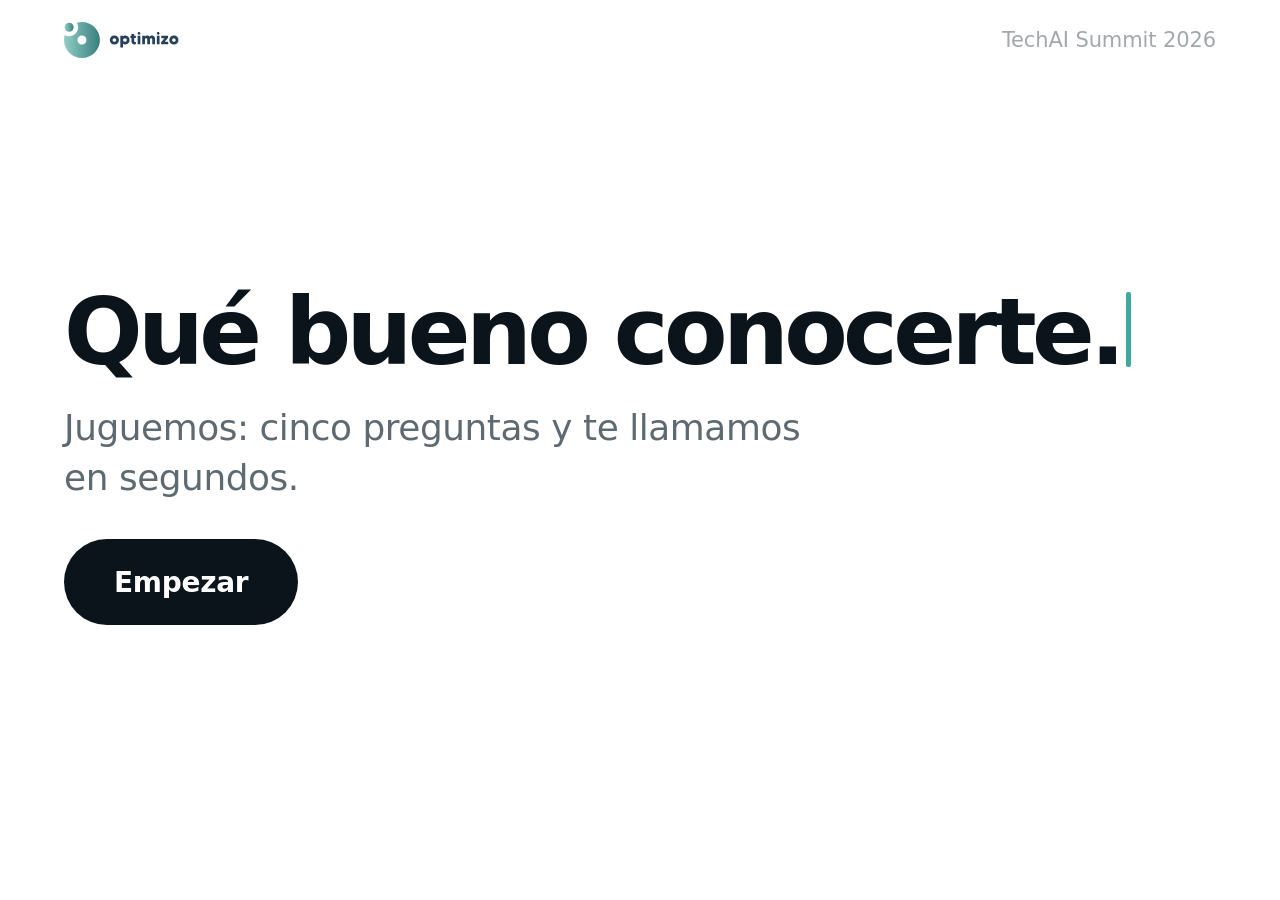
<file: feria.html>
<!doctype html>
<html lang="es">
<head>
<meta charset="utf-8">
<meta name="viewport" content="width=device-width, initial-scale=1, viewport-fit=cover, interactive-widget=resizes-content">
<title>Optimizo · TechAI Summit</title>
<meta name="robots" content="noindex">
<meta name="theme-color" content="#FFFFFF">
<link rel="icon" href="recursos/optimizo-isotipo.svg" type="image/svg+xml">
<link rel="stylesheet" href="feria.css?v=9">
</head>
<body>
<!-- Registro del stand en TechAI Summit: una pregunta por pantalla; cada pregunta se escribe sola. -->
<header class="cabeza">
  <img class="logo" src="recursos/optimizo-logo.svg" alt="Optimizo">
  <span class="evento">TechAI Summit 2026</span>
</header>
<div class="avance" aria-hidden="true"><i id="avance"></i></div>

<main class="escenario">

  <section class="paso" data-paso="bienvenida" hidden>
    <h1 class="titulo"></h1>
    <p class="bajada">Juguemos: cinco preguntas y te llamamos en segundos.</p>
    <div class="acciones"><button class="boton" type="button" data-accion="seguir">Empezar</button></div>
  </section>

  <section class="paso" data-paso="nombre" hidden>
    <p class="cuenta">1 de 5</p>
    <h1 class="titulo"><label for="nombre"></label></h1>
    <div class="campo"><input id="nombre" autocomplete="off" autocapitalize="words" spellcheck="false" placeholder="Tu nombre" enterkeyhint="next"></div>
    <p class="aviso" role="alert"></p>
    <div class="acciones"><button class="enlace volver" type="button" data-accion="atras">← Atrás</button><button class="boton" type="button" data-accion="seguir">Continuar</button></div>
  </section>

  <section class="paso" data-paso="empresa" hidden>
    <p class="cuenta">2 de 5</p>
    <h1 class="titulo"><label for="empresa"></label></h1>
    <div class="campo"><input id="empresa" autocomplete="off" autocapitalize="words" spellcheck="false" placeholder="Nombre de tu empresa" enterkeyhint="next"></div>
    <p class="aviso" role="alert"></p>
    <div class="acciones"><button class="enlace volver" type="button" data-accion="atras">← Atrás</button><button class="boton" type="button" data-accion="seguir">Continuar</button><button class="enlace" type="button" data-accion="omitir">No tengo empresa</button></div>
  </section>

  <section class="paso" data-paso="cargo" hidden>
    <p class="cuenta">3 de 5</p>
    <h1 class="titulo"><label for="cargo"></label></h1>
    <div class="campo"><input id="cargo" autocomplete="off" spellcheck="false" placeholder="Tu cargo" enterkeyhint="next"></div>
    <p class="aviso" role="alert"></p>
    <div class="acciones"><button class="enlace volver" type="button" data-accion="atras">← Atrás</button><button class="boton" type="button" data-accion="seguir">Continuar</button><button class="enlace" type="button" data-accion="omitir">Omitir</button></div>
  </section>

  <section class="paso" data-paso="celular" hidden>
    <p class="cuenta">4 de 5</p>
    <h1 class="titulo"><label for="celular"></label></h1>
    <div class="campo"><span class="prefijo">+56</span><input id="celular" inputmode="tel" autocomplete="off" placeholder="9 1234 5678" enterkeyhint="next"></div>
    <p class="aviso" role="alert"></p>
    <div class="acciones"><button class="enlace volver" type="button" data-accion="atras">← Atrás</button><button class="boton" type="button" data-accion="seguir">Continuar</button><button class="enlace" type="button" data-accion="omitir">Prefiero dejar mi correo</button></div>
  </section>

  <section class="paso" data-paso="correo" hidden>
    <p class="cuenta">5 de 5</p>
    <h1 class="titulo"><label for="correo"></label></h1>
    <div class="campo"><input id="correo" type="email" inputmode="email" autocomplete="off" autocapitalize="off" spellcheck="false" placeholder="nombre@empresa.cl" enterkeyhint="next"></div>
    <p class="aviso" role="alert"></p>
    <div class="acciones"><button class="enlace volver" type="button" data-accion="atras">← Atrás</button><button class="boton" type="button" data-accion="seguir">Continuar</button><button class="enlace" type="button" data-accion="omitir" data-omitir-correo>Omitir</button></div>
  </section>

  <section class="paso paso-ancho" data-paso="interes" hidden>
    <p class="cuenta">6 de 5</p>
    <h1 class="titulo"></h1>
    <div class="opciones" role="group" aria-label="Intereses">
      <button type="button" class="opcion" data-v="Discovery Optimizo" aria-pressed="false" style="--tono:#387E80">
        <span class="opcion-marca"><img src="recursos/optimizo-logo.svg" alt="Optimizo"></span>
        <span class="opcion-texto"><span>Diseñamos e implementamos soluciones de IA a la medida de tu operación.</span></span>
        <i class="check" aria-hidden="true"></i>
      </button>
      <button type="button" class="opcion" data-v="Lumina" aria-pressed="false" style="--tono:#EC6D27">
        <span class="opcion-marca"><img src="recursos/feria/lumina-completo.svg" alt="Lumina"></span>
        <span class="opcion-texto"><span>Visión artificial que detecta riesgos en tu operación y avisa a tiempo.</span></span>
        <i class="check" aria-hidden="true"></i>
      </button>
      <button type="button" class="opcion" data-v="Médula" aria-pressed="false" style="--tono:#34529D">
        <span class="opcion-marca"><img src="recursos/feria/medula-completo.svg" alt="Medula"></span>
        <span class="opcion-texto"><span>Conecta las apps e información de tu empresa con agentes de IA.</span></span>
        <i class="check" aria-hidden="true"></i>
      </button>
    </div>
    <div class="acciones"><button class="enlace volver" type="button" data-accion="atras">← Atrás</button><button class="boton" type="button" data-accion="seguir" data-boton-interes>Omitir</button></div>
  </section>

  <section class="paso" data-paso="listo" hidden>
    <h1 class="titulo"></h1>
    <dl class="resumen" id="resumen"></dl>
    <label class="permiso">
      <input type="checkbox" id="permiso" checked>
      <span class="interruptor" aria-hidden="true"></span>
      <span>Optimizo puede usar estos datos para contactarme. No los compartimos con nadie.</span>
    </label>
    <p class="aviso" role="alert"></p>
    <div class="acciones"><button class="enlace volver" type="button" data-accion="atras">← Atrás</button><button class="boton" type="button" data-accion="enviar" id="enviar"><span>Enviar</span></button></div>
  </section>

  <section class="paso" data-paso="gracias" hidden>
    <h1 class="titulo"></h1>
    <p class="bajada" id="gracias-texto"></p>
    <div class="acciones"><button class="boton" type="button" id="otro">Registrar a otra persona</button><span class="tecla" id="regreso"></span></div>
  </section>
</main>

<button class="atras" type="button" id="atras" aria-label="Volver" hidden><svg viewBox="0 0 24 24" aria-hidden="true"><path d="M15 5l-7 7 7 7"/></svg></button>
<button class="equipo-abrir" type="button" id="equipo-abrir" hidden>Equipo</button>

<!-- Panel del equipo (queda en este notebook) -->
<div class="hoja" id="hoja" hidden>
  <div class="hoja-caja" role="dialog" aria-modal="true" aria-labelledby="hoja-titulo">
    <h2 id="hoja-titulo">Equipo del stand</h2>
    <p class="hoja-sub">Queda guardado en este equipo.</p>
    <p class="hoja-eti">Registrado por</p>
    <div class="segmentos" id="registrado">
      <button type="button" data-v="Joaquín">Joaquín</button><button type="button" data-v="Max">Max</button><button type="button" data-v="César">César</button>
      <button type="button" data-v="Bastián">Bastián</button><button type="button" data-v="Alejandro">Alejandro</button><button type="button" data-v="Otro">Otro</button>
    </div>
    <label class="permiso fila-hoja">
      <input type="checkbox" id="llamar" checked>
      <span class="interruptor" aria-hidden="true"></span>
      <span>Llamar al teléfono del stand al terminar</span>
    </label>
    <p class="hoja-sub" id="cola-estado"></p>
    <button type="button" class="boton" id="hoja-cerrar">Listo</button>
    <button type="button" class="enlace hoja-reiniciar" id="hoja-reiniciar">Empezar de nuevo (borra lo escrito)</button>
  </div>
</div>

<script src="feria.js?v=11"></script>
</body>
</html>
</file>
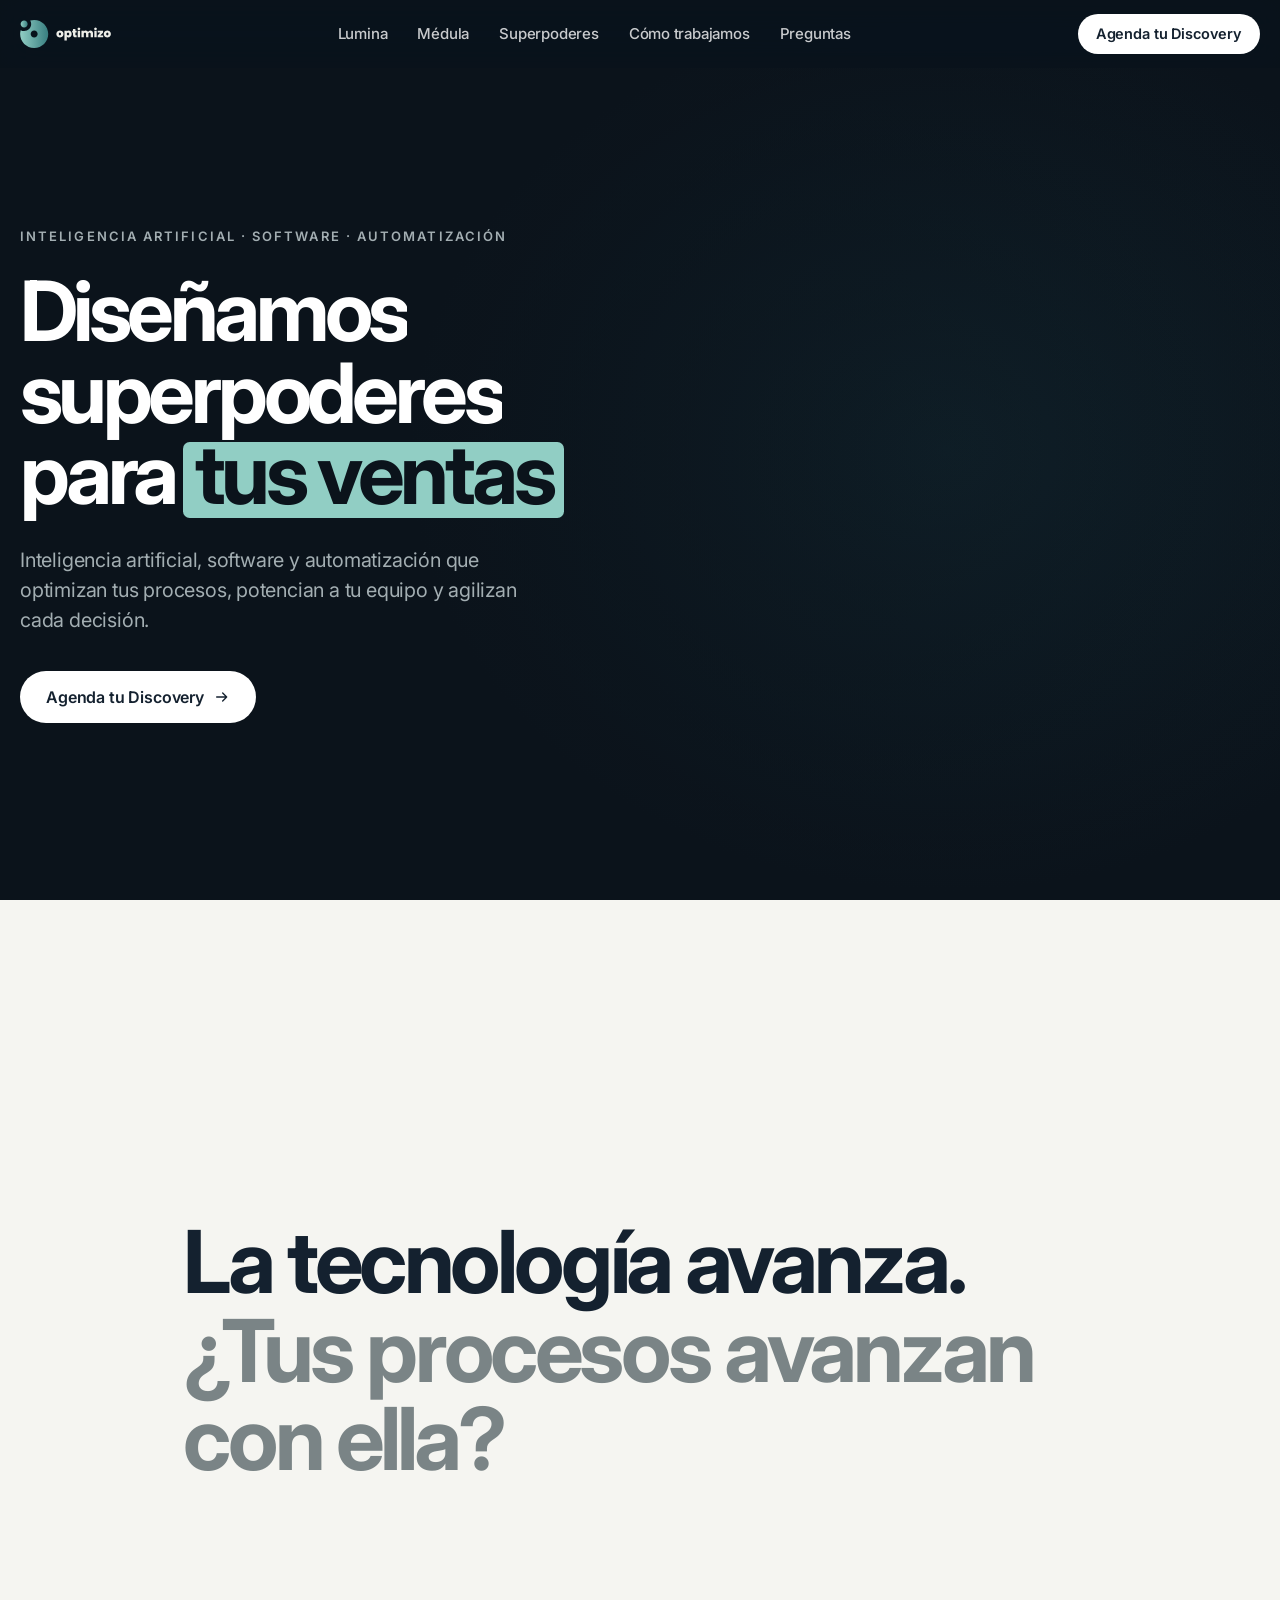
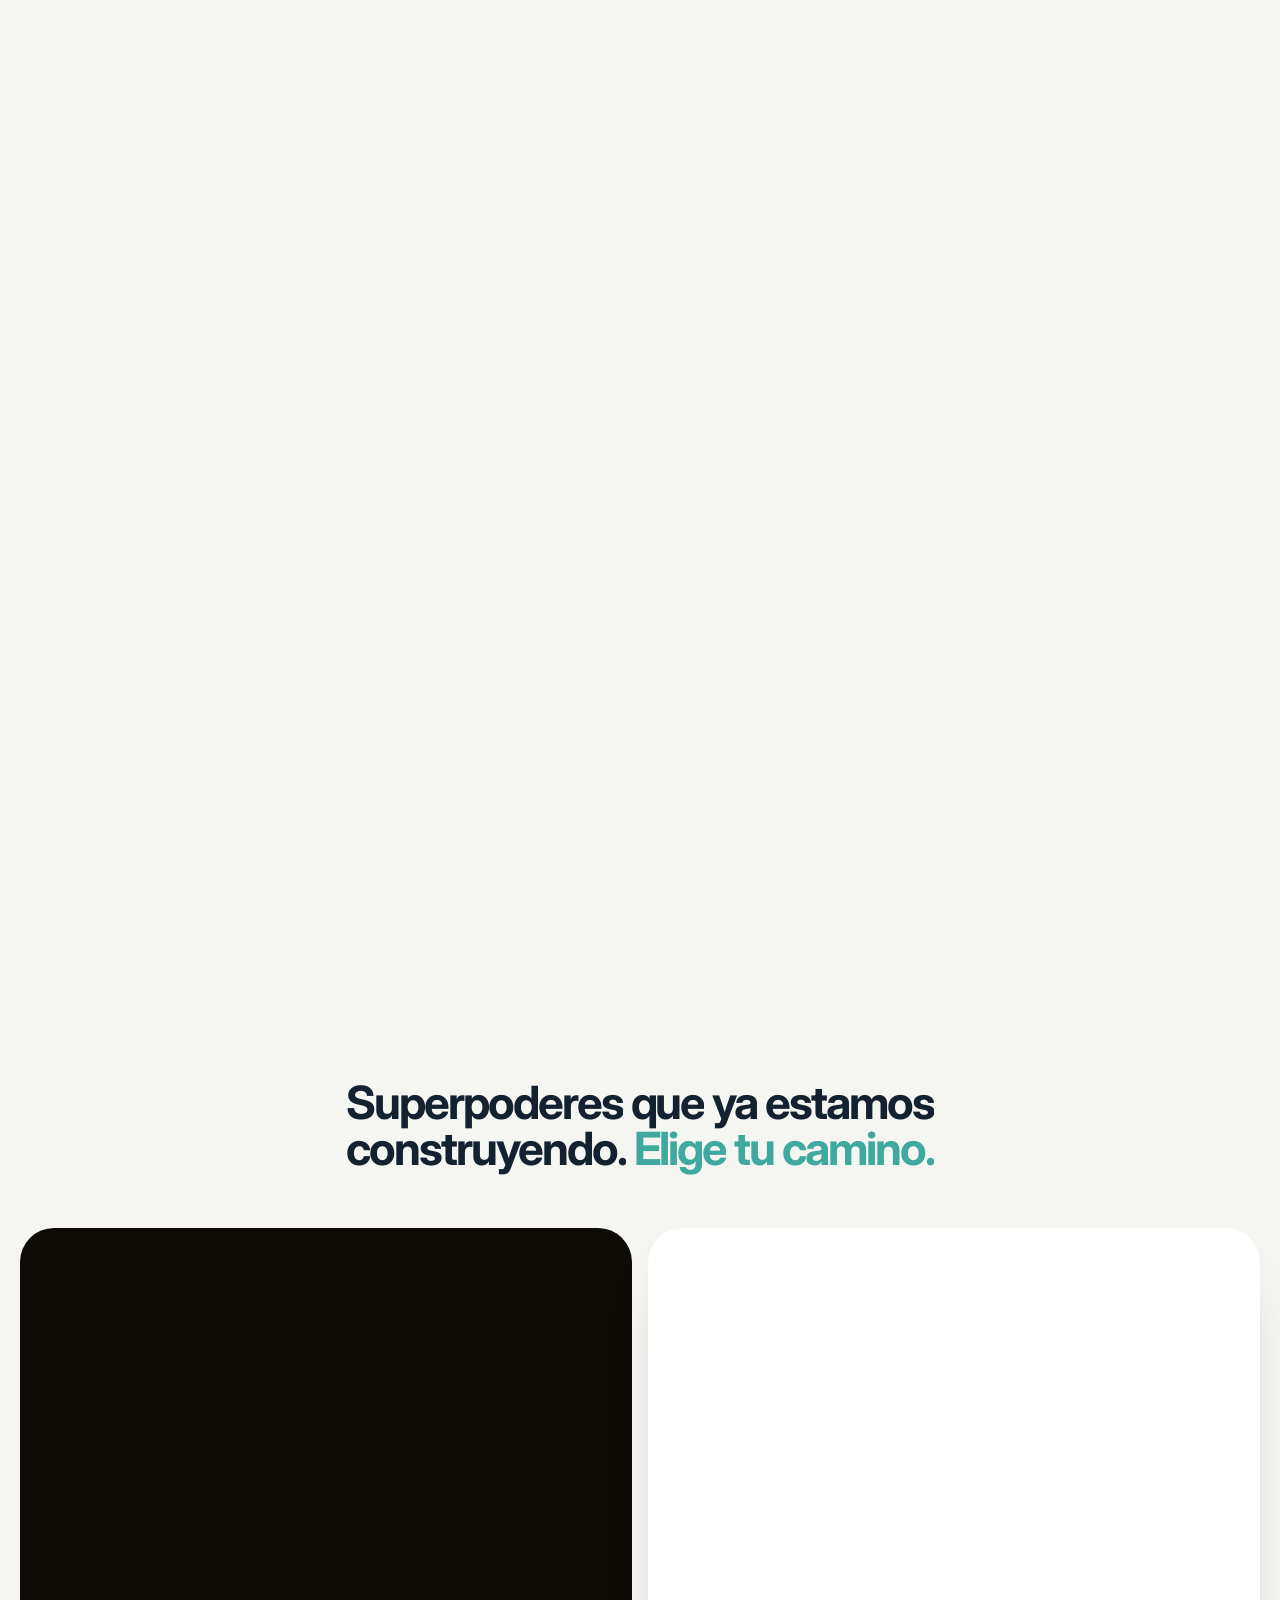
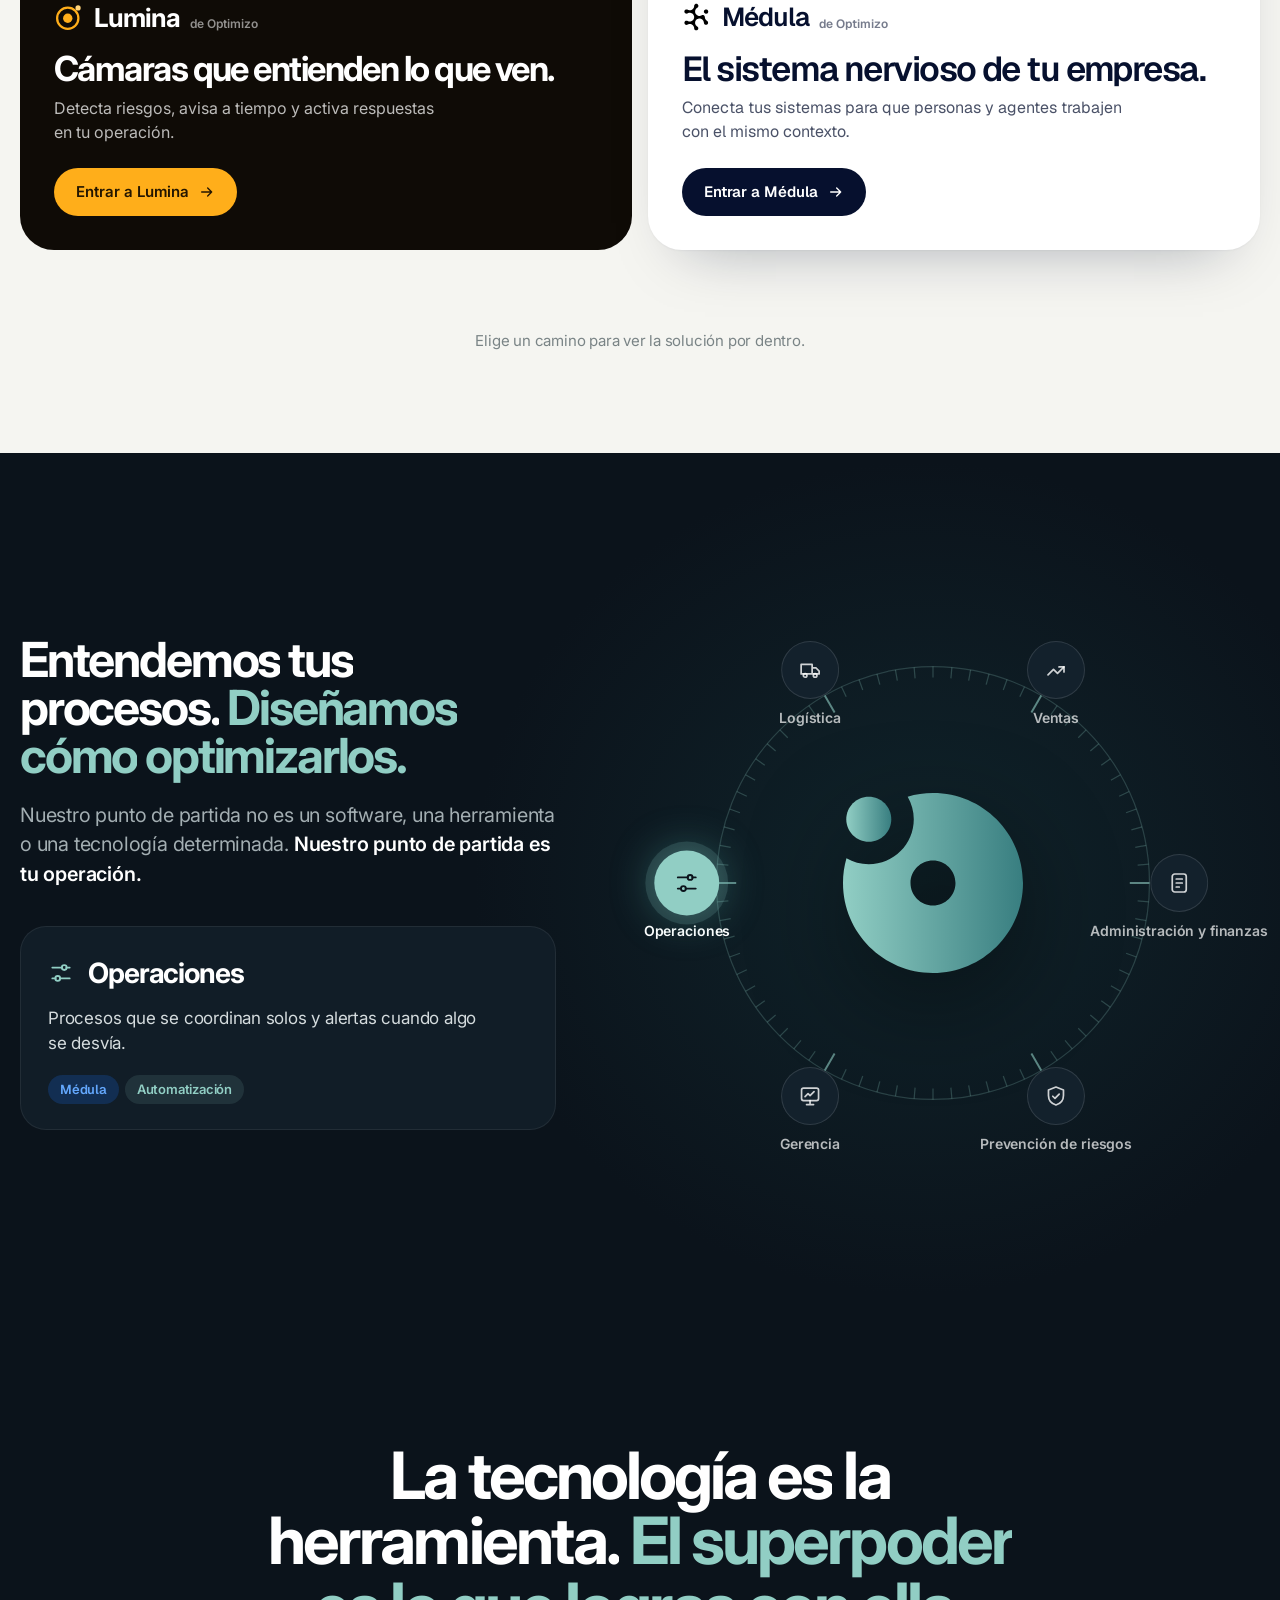
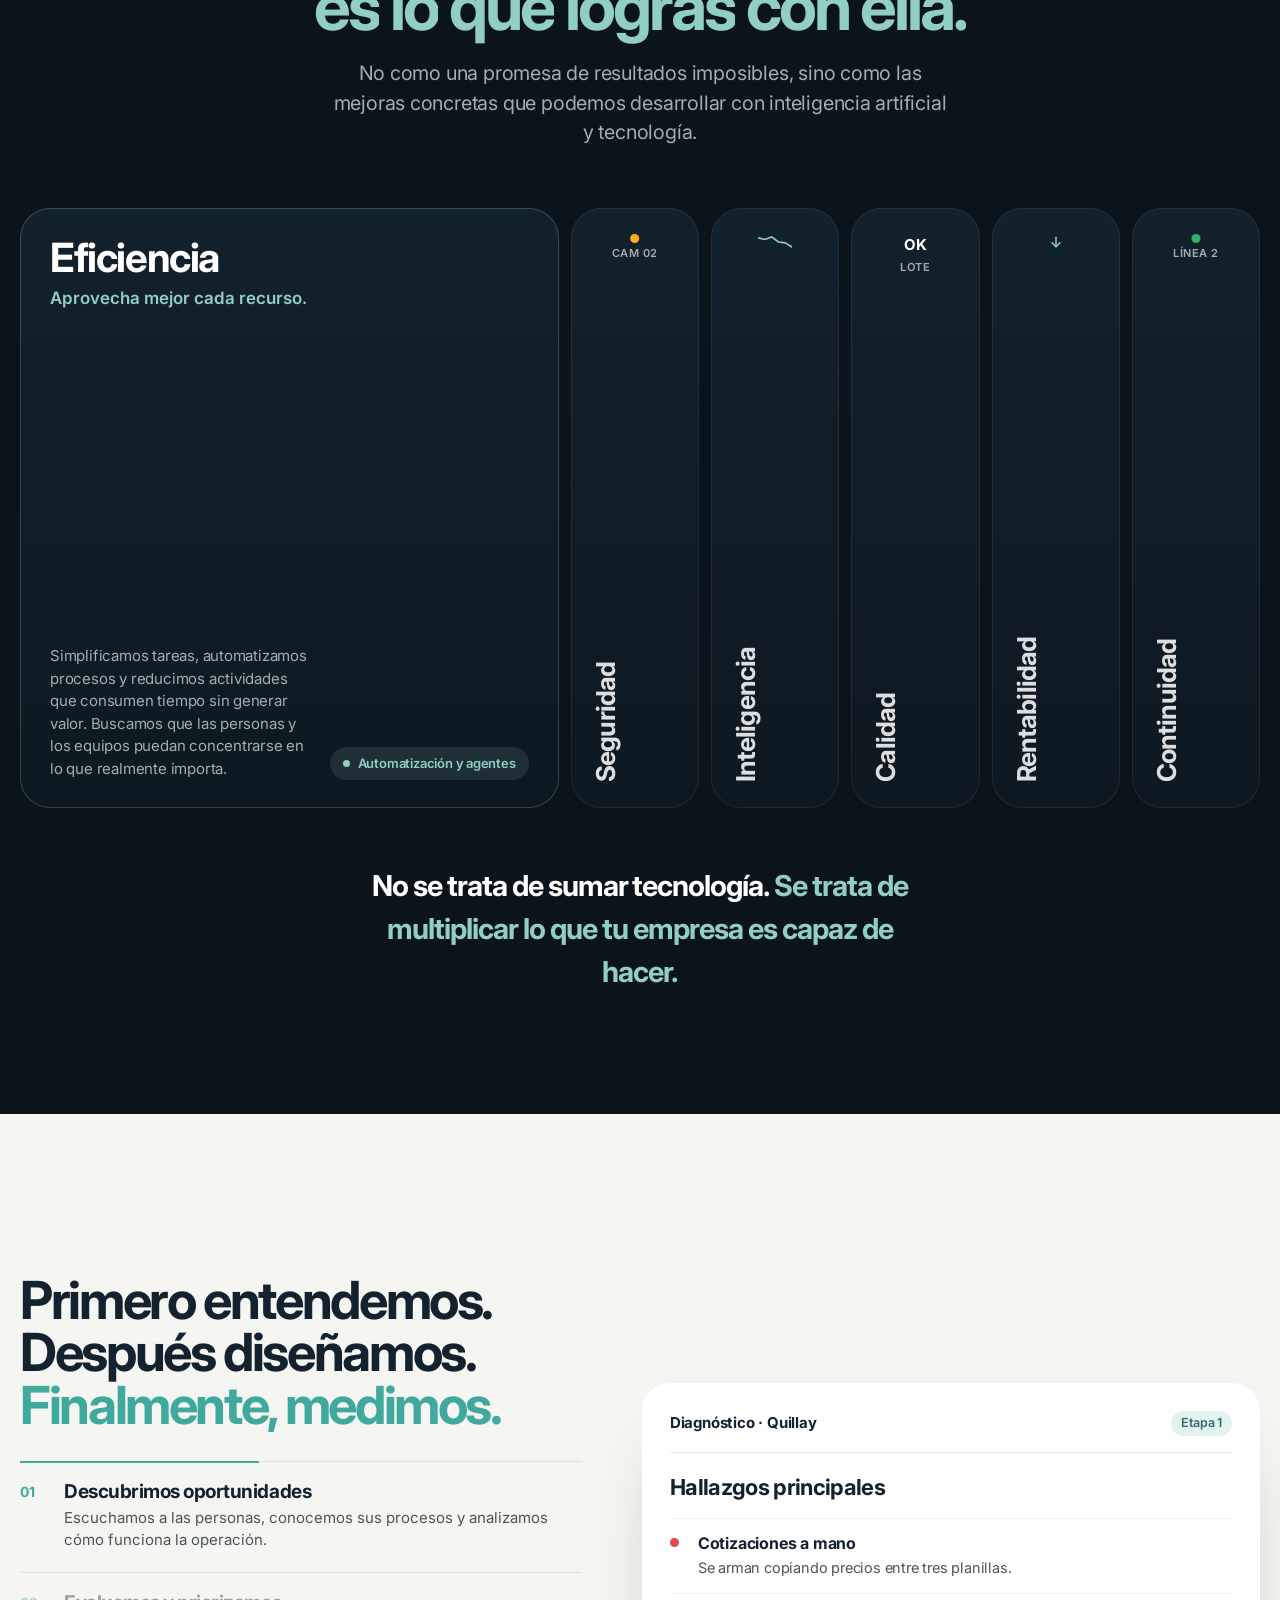
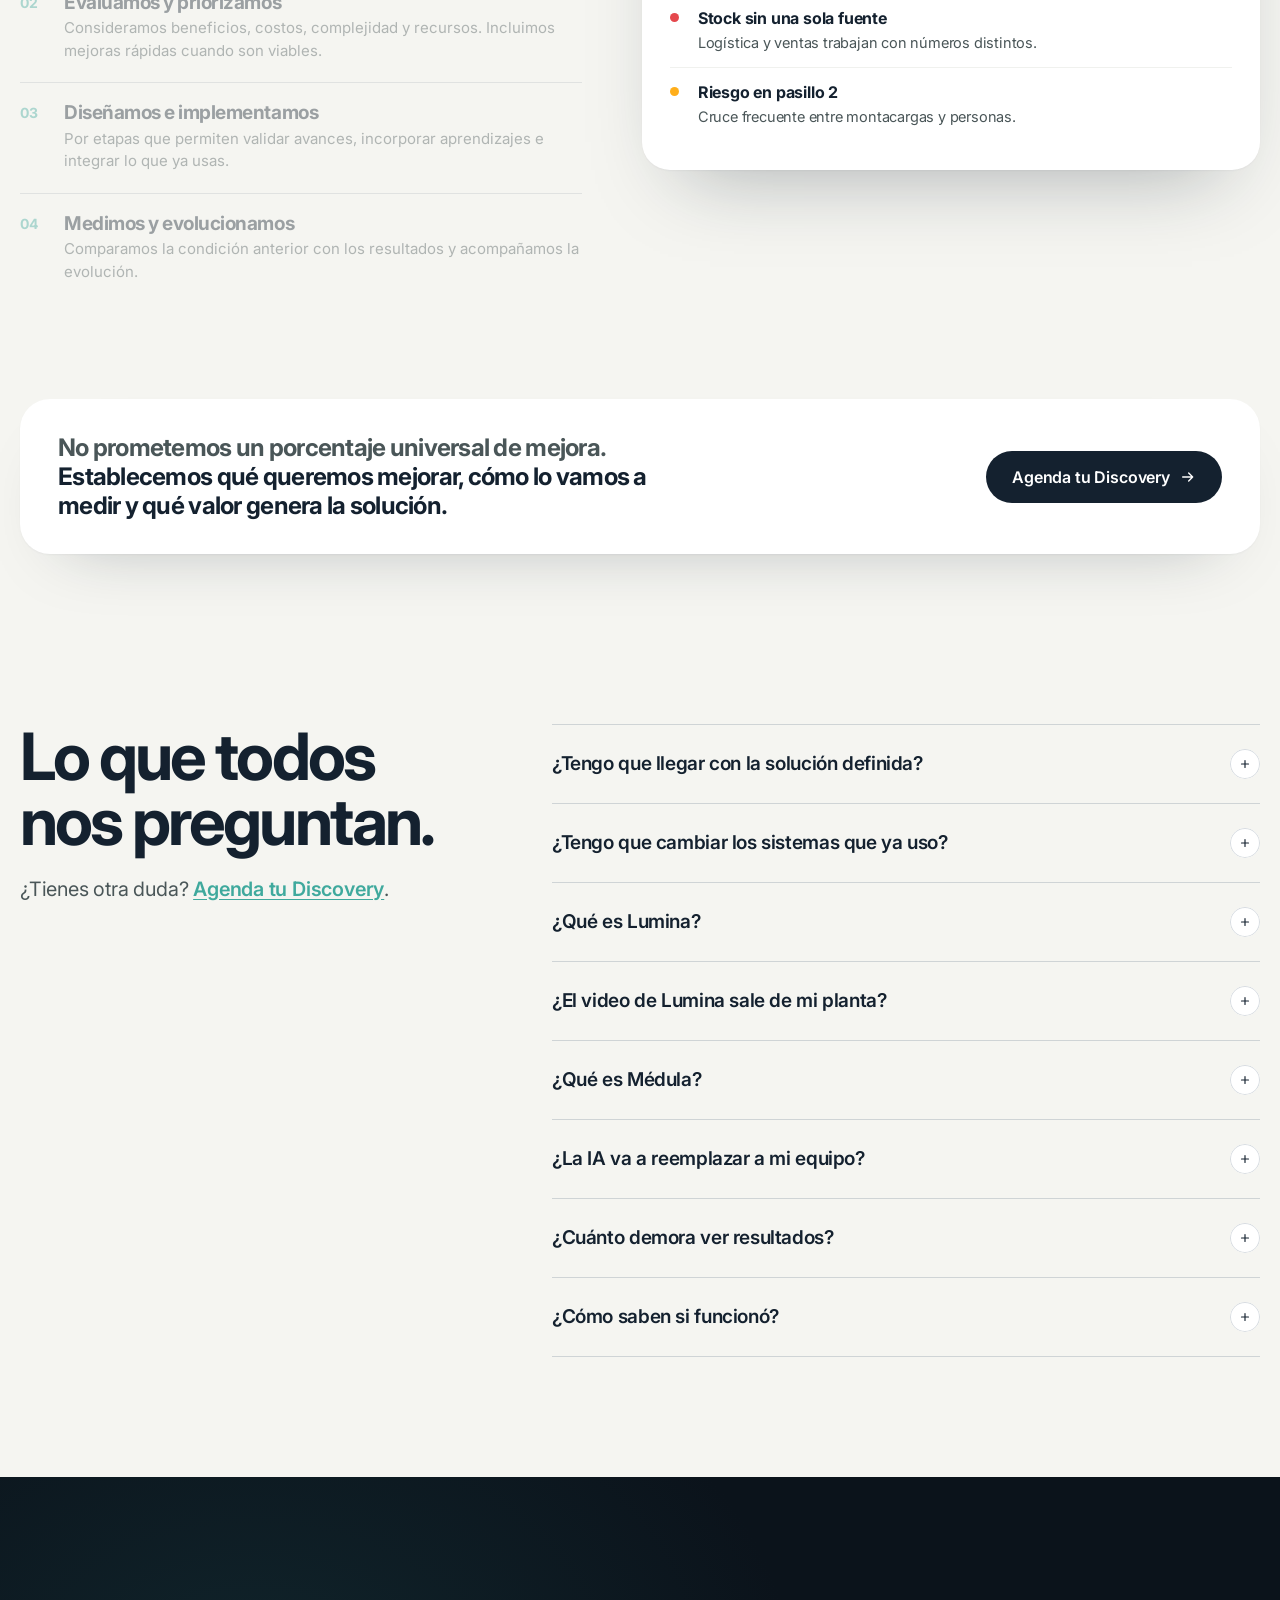
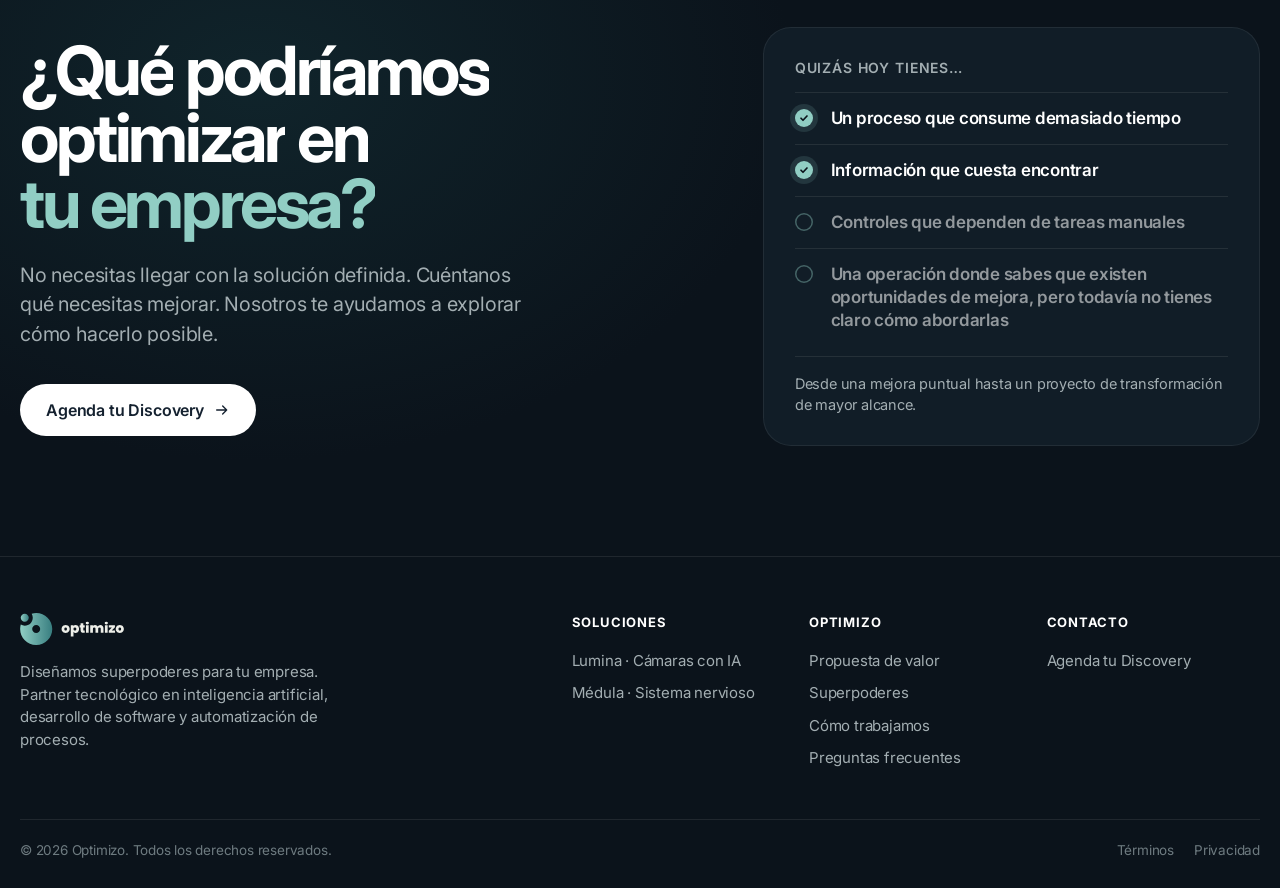
<file: v5.html>
<!doctype html>
<html lang="es-CL">
<head>
<meta charset="utf-8">
<meta name="viewport" content="width=device-width, initial-scale=1, viewport-fit=cover">
<title>Optimizo · Superpoderes para tu empresa</title>
<meta name="description" content="Inteligencia artificial, software y automatización para operaciones grandes. Lumina, cámaras que entienden lo que ven, y Médula, el sistema nervioso de tu empresa.">
<meta name="robots" content="noindex">
<meta name="theme-color" content="#0B131B">
<link rel="icon" href="recursos/optimizo-isotipo.svg" type="image/svg+xml">
<link rel="preload" href="recursos/fuentes/inter-opsz.woff2" as="font" type="font/woff2" crossorigin>
<link rel="preload" href="recursos/fuentes/geist.woff2" as="font" type="font/woff2" crossorigin>
<link rel="stylesheet" href="estilos.css">
<link rel="stylesheet" href="v4.css">
<link rel="stylesheet" href="v5.css">
</head>
<body class="v5">

<svg width="0" height="0" style="position:absolute" aria-hidden="true">
  <defs>
    <symbol id="i-flecha" viewBox="0 0 24 24" fill="none" stroke="currentColor" stroke-width="2" stroke-linecap="round" stroke-linejoin="round"><path d="M4 12h15M13 6l6 6-6 6"/></symbol>
    <symbol id="i-abajo" viewBox="0 0 24 24" fill="none" stroke="currentColor" stroke-width="2" stroke-linecap="round" stroke-linejoin="round"><path d="M12 4v15M6 13l6 6 6-6"/></symbol>
    <symbol id="i-ok" viewBox="0 0 24 24" fill="none" stroke="currentColor" stroke-width="3" stroke-linecap="round" stroke-linejoin="round"><path d="M5 12.5l4.5 4.5L19 7.5"/></symbol>
    <symbol id="i-pausa" viewBox="0 0 24 24" fill="currentColor"><rect x="6" y="4" width="4" height="16" rx="1"/><rect x="14" y="4" width="4" height="16" rx="1"/></symbol>
    <symbol id="i-play" viewBox="0 0 24 24" fill="currentColor"><path d="M7 4l13 8-13 8z"/></symbol>
    <symbol id="i-alerta" viewBox="0 0 24 24" fill="none" stroke="currentColor" stroke-width="2.2" stroke-linecap="round" stroke-linejoin="round"><path d="M12 3.5L2.8 19.5h18.4z"/><path d="M12 10v4.2M12 17.2v.01"/></symbol>
    <symbol id="i-ojo" viewBox="0 0 24 24" fill="none" stroke="currentColor" stroke-width="1.7"><path d="M2 12s3.6-6.5 10-6.5S22 12 22 12s-3.6 6.5-10 6.5S2 12 2 12z"/><circle cx="12" cy="12" r="3"/></symbol>
    <symbol id="i-memoria" viewBox="0 0 24 24" fill="none" stroke="currentColor" stroke-width="1.7"><circle cx="12" cy="12" r="2.6"/><circle cx="5" cy="6" r="1.8"/><circle cx="19" cy="6" r="1.8"/><circle cx="5" cy="18" r="1.8"/><circle cx="19" cy="18" r="1.8"/><path d="M6.4 7.2l3.6 3M17.6 7.2l-3.6 3M6.4 16.8l3.6-3M17.6 16.8l-3.6-3"/></symbol>
    <symbol id="i-agentes" viewBox="0 0 24 24" fill="none" stroke="currentColor" stroke-width="1.7"><circle cx="9" cy="8" r="3.2"/><path d="M3 20c.6-3.4 3-5.2 6-5.2s5.4 1.8 6 5.2"/><circle cx="17.5" cy="9" r="2.4"/><path d="M16.5 14.6c2.3.2 4 1.7 4.5 4.4"/></symbol>
    <symbol id="i-candado" viewBox="0 0 24 24" fill="none" stroke="currentColor" stroke-width="1.7"><rect x="5" y="10.5" width="14" height="10" rx="2.5"/><path d="M8 10.5V7.5a4 4 0 0 1 8 0v3"/></symbol>
    <symbol id="i-rayo" viewBox="0 0 24 24" fill="none" stroke="currentColor" stroke-width="1.7" stroke-linejoin="round"><path d="M13 2.5L4.5 13.5H12l-1 8 8.5-11H12z"/></symbol>
    <symbol id="i-campana" viewBox="0 0 24 24" fill="none" stroke="currentColor" stroke-width="1.7" stroke-linejoin="round"><path d="M6 16V11a6 6 0 0 1 12 0v5l1.5 2h-15z"/><path d="M10 20.5a2.2 2.2 0 0 0 4 0"/></symbol>
    <symbol id="i-registro" viewBox="0 0 24 24" fill="none" stroke="currentColor" stroke-width="1.7"><rect x="5" y="3" width="14" height="18" rx="2.5"/><path d="M9 8h6M9 12h6M9 16h4"/></symbol>
    <symbol id="i-escudo" viewBox="0 0 24 24" fill="none" stroke="currentColor" stroke-width="1.6" stroke-linejoin="round"><path d="M12 3l7.5 3v5.5c0 4.6-3.2 8.2-7.5 9.5-4.3-1.3-7.5-4.9-7.5-9.5V6z"/><path d="M8.8 12.2l2.2 2.2 4.2-4.4"/></symbol>
    <symbol id="i-trafico" viewBox="0 0 24 24" fill="none" stroke="currentColor" stroke-width="1.6"><rect x="8" y="2.5" width="8" height="19" rx="3"/><circle cx="12" cy="7" r="1.5"/><circle cx="12" cy="12" r="1.5"/><circle cx="12" cy="17" r="1.5"/></symbol>
    <symbol id="i-reloj" viewBox="0 0 24 24" fill="none" stroke="currentColor" stroke-width="1.6"><circle cx="12" cy="12" r="8.5"/><path d="M12 7.5V12l3 2"/></symbol>
    <symbol id="i-lupa" viewBox="0 0 24 24" fill="none" stroke="currentColor" stroke-width="1.6"><circle cx="11" cy="11" r="6.5"/><path d="M20 20l-4.3-4.3"/></symbol>
    <symbol id="i-cuerpo" viewBox="0 0 24 24" fill="none" stroke="currentColor" stroke-width="1.6" stroke-linejoin="round"><circle cx="12" cy="4.8" r="2"/><path d="M8 21l2-6.5-3-2.5 2.5-4h5l2.5 4-3 2.5 2 6.5"/></symbol>
    <symbol id="iso" viewBox="0 0 80 80"><defs><linearGradient id="g-iso" x1="0" x2="1"><stop offset="0" stop-color="#91CEC4"/><stop offset="1" stop-color="#387E80"/></linearGradient><mask id="m-iso"><rect width="80" height="80" fill="#fff"/><circle cx="44" cy="46" r="7" fill="#000"/><circle cx="26.6" cy="28.6" r="10" fill="#000"/></mask></defs><circle cx="44" cy="46" r="27" fill="url(#g-iso)" mask="url(#m-iso)"/><circle cx="19.5" cy="21.5" r="8" fill="url(#g-iso)"/></symbol>
    <!-- Lumina (provisorio): un lente con el punto de luz que se escapa, primo del punto de Optimizo -->
    <symbol id="lumina" viewBox="0 0 48 48"><circle cx="22" cy="26" r="17" fill="none" stroke="#FFAE1A" stroke-width="3.6"/><circle cx="22" cy="26" r="7.5" fill="#FFAE1A"/><circle cx="38.5" cy="9.5" r="4.2" fill="#FFD37A"/></symbol>
  </defs>
</svg>

<header class="nav" id="nav">
  <div class="envoltura nav__in">
    <a class="nav__logo" href="#inicio" aria-label="Optimizo, inicio">
      <img class="logo-oscuro" src="recursos/optimizo-logo-sobre-oscuro.svg" alt="optimizo" width="90" height="28">
      <img class="logo-claro" src="recursos/optimizo-logo.svg" alt="optimizo" width="90" height="28">
    </a>
    <nav class="nav__links" aria-label="Secciones">
      <a href="#camino" data-ir="lumina">Lumina</a>
      <a href="#camino" data-ir="medula">Médula</a>
      <a href="#superpoderes">Superpoderes</a>
      <a href="#metodo">Cómo trabajamos</a>
      <a href="#preguntas">Preguntas</a>
    </nav>
    <a class="boton" href="#conversemos" data-discovery>Agenda tu Discovery</a>
    <button class="nav__menu" id="nav-menu" aria-expanded="false" aria-controls="menu-movil" aria-label="Abrir el menú"><i></i><i></i></button>
  </div>
  <nav class="menu-movil" id="menu-movil" aria-label="Menú">
    <a href="#camino" data-ir="lumina">Lumina</a>
    <a href="#camino" data-ir="medula">Médula</a>
    <a href="#propuesta">Propuesta de valor</a>
    <a href="#superpoderes">Superpoderes</a>
    <a href="#metodo">Cómo trabajamos</a>
    <a href="#preguntas">Preguntas</a>
    <a class="boton boton--blanco" href="#conversemos" data-discovery>Agenda tu Discovery <svg><use href="#i-flecha"/></svg></a>
  </nav>
  <div class="progreso" aria-hidden="true"><i id="progreso"></i></div>
</header>

<main id="inicio">

  <!-- 01 · Héroe: el video del banner va de fondo; una sola acción -->
  <section class="h5 oscuro" id="heroe" aria-labelledby="h-heroe">
    <!-- Espacio del video del banner (llega después): <video autoplay muted loop playsinline poster="…"><source src="…" type="video/mp4"></video> -->
    <div class="h5__video" aria-hidden="true"></div>
    <div class="envoltura h5__in">
      <p class="h5__rubro" data-r>Inteligencia artificial · Software · Automatización</p>
      <h1 class="h5__t" id="h-heroe"><span class="arma">Diseñamos superpoderes para</span> <span class="bloque2" id="rota"><span>tu operación</span></span></h1>
      <p class="bajada" data-r style="--d:.4s">Inteligencia artificial, software y automatización que optimizan tus procesos, potencian a tu equipo y agilizan cada decisión.</p>
      <div class="h5__acc" data-r style="--d:.55s">
        <a class="boton boton--blanco" href="#conversemos" data-discovery>Agenda tu Discovery <svg><use href="#i-flecha"/></svg></a>
      </div>
    </div>
  </section>

  <!-- 02 · El desafío: el escritorio de un día cualquiera. Cada dolor enfoca su ventana; al final todo se ordena -->
  <section class="d6" id="desafio" aria-labelledby="h-desafio">
    <div class="d6__fijo">
      <h2 class="d6__t" id="h-desafio">La tecnología avanza. <span class="tenue">¿Tus procesos avanzan con ella?</span></h2>
      <div class="d6__escena" id="d6">
        <div class="d6__marcas" aria-hidden="true"><i></i><i></i><i></i><i></i><i></i></div>

        <article class="d6__dolor">
          <div class="d6__txt"><h3>Información fragmentada</h3><p>Los datos existen, pero están dispersos entre aplicaciones, documentos, planillas y personas.</p></div>
          <div class="vent6 vent6--excel" style="--x:30;--y:24;--r:-2deg;--ox:18;--oy:28" aria-hidden="true"><div class="vent6__barra"><img src="recursos/logos/microsoftexcel.svg" alt="">Inventario_FINAL_v3 (2).xlsx</div>
            <div class="hoja6"><span>SKU</span><span>Stock</span><span>Zona</span><span>A-104</span><span class="marca6" data-d="0">#REF!</span><span>Norte</span><span>A-221</span><span>12</span><span class="marca6" data-d="0">¿?</span><span>B-017</span><span class="marca6" data-d="0">#N/A</span><span>Sur</span></div></div>
          <div class="vent6 vent6--wa" style="--x:78;--y:20;--r:3deg;--ox:50;--oy:28" aria-hidden="true"><div class="vent6__barra vent6__barra--wa"><img src="recursos/logos/whatsapp.svg" alt="">Equipo operaciones <em>37</em></div>
            <p class="msj6">¿Alguien sabe si llegó el pedido de Quillay?</p><p class="msj6 msj6--yo">Revisa el Excel</p><p class="msj6 marca6" data-d="0">¿Cuál Excel? 😅</p></div>
          <div class="vent6 vent6--nota" style="--x:84;--y:82;--r:5deg;--ox:82;--oy:72" aria-hidden="true"><span class="marca6" data-d="0">¿Quién tenía la cotización de Quillay? 🤔</span></div>
        </article>

        <article class="d6__dolor">
          <div class="d6__txt"><h3>Tiempo dedicado a tareas repetitivas</h3><p>Profesionales capacitados destinan parte importante de su jornada a buscar información, actualizar registros y ejecutar tareas que podrían automatizarse.</p></div>
          <div class="vent6 vent6--mail" style="--x:40;--y:56;--r:1.5deg;--ox:82;--oy:28" aria-hidden="true"><div class="vent6__barra"><img src="recursos/logos/gmail.svg" alt="">Recibidos <em>128</em></div>
            <p class="mail6 marca6" data-d="1"><b>RE: RE: RE: Cotización</b>Adjunto versión corregida (otra vez)</p><p class="mail6 marca6" data-d="2"><b>Urgente: stock</b>¿Me confirman disponibilidad?</p></div>
        </article>

        <article class="d6__dolor">
          <div class="d6__txt"><h3>Falta de visibilidad y control</h3><p>Lo que sucede en la operación no siempre se transforma en información útil para anticipar problemas y tomar decisiones.</p></div>
        </article>

        <article class="d6__dolor">
          <div class="d6__txt"><h3>Procesos desconectados</h3><p>Las personas y los sistemas trabajan, pero muchas veces lo hacen de manera aislada, duplicando esfuerzos y dificultando la coordinación.</p></div>
          <div class="vent6 vent6--cal" style="--x:76;--y:52;--r:-3deg;--ox:18;--oy:72" aria-hidden="true"><div class="vent6__barra"><img src="recursos/logos/googlecalendar.svg" alt="">Hoy</div>
            <p class="cal6"><i></i>10:00 · Revisión de inventario</p><p class="cal6 cal6--choque marca6" data-d="3"><i></i>10:00 · Reunión con Quillay</p></div>
        </article>

        <article class="d6__dolor">
          <div class="d6__txt"><h3>Gestión reactiva</h3><p>Los problemas suelen detectarse cuando ya ocurrieron, en lugar de contar con herramientas que permitan identificar condiciones de riesgo y actuar oportunamente.</p></div>
          <div class="vent6 vent6--alerta" style="--x:24;--y:84;--r:-1.5deg;--ox:50;--oy:72" aria-hidden="true"><b class="marca6" data-d="4">Accidente evitado por poco</b>Pasillo 2 · nadie lo vio venir</div>
        </article>

        <svg class="d6__red" viewBox="0 0 100 100" preserveAspectRatio="none" aria-hidden="true"><path pathLength="100" d="M50 50 L18 28"/><path pathLength="100" d="M50 50 L50 28"/><path pathLength="100" d="M50 50 L82 28"/><path pathLength="100" d="M50 50 L18 72"/><path pathLength="100" d="M50 50 L50 72"/><path pathLength="100" d="M50 50 L82 72"/></svg>
        <i class="d6__punto" aria-hidden="true"></i>

        <div class="d6__remate">
          <p class="d6__frase" id="d6-frase">El problema no siempre es la falta de tecnología. <span class="acento">Muchas veces es que la tecnología disponible todavía no está trabajando a favor de la empresa.</span></p>
          <p class="d6__oportunidad">Ahí es donde encontramos nuestra oportunidad de generar valor.</p>
        </div>
      </div>
    </div>
  </section>

  <!-- 05 · Lumina y Médula: elige tu camino -->
  <section class="camino envoltura" id="camino" aria-labelledby="h-camino">
    <div class="camino__cab">
      <h2 class="t-1 arma" id="h-camino">Superpoderes que ya estamos construyendo. <span class="acento">Elige tu camino.</span></h2>
    </div>
    <div class="pts">
      <button class="pt pt--lumina" data-ruta="lumina" aria-controls="ruta-lumina">
        <div class="pt__vista">
          <video muted loop playsinline preload="metadata" poster="recursos/video/bodega.jpg" aria-hidden="true"><source src="recursos/video/bodega.mp4" type="video/mp4"></video>
          <canvas aria-hidden="true"></canvas>
          <span class="pt__vivo"><i></i>CAM 01 · EN VIVO</span>
        </div>
        <div class="pt__info">
          <span class="pt__marca"><svg><use href="#lumina"/></svg><b>Lumina</b><small>de Optimizo</small></span>
          <h3>Cámaras que entienden lo que ven.</h3>
          <p>Detecta riesgos, avisa a tiempo y activa respuestas en tu operación.</p>
          <span class="pt__ir">Entrar a Lumina <svg><use href="#i-flecha"/></svg></span>
        </div>
      </button>
      <button class="pt pt--medula" data-ruta="medula" aria-controls="ruta-medula">
        <div class="pt__vista">
          <canvas data-aura="puerta" aria-hidden="true"></canvas>
          <img class="pt__sim" src="recursos/medula-marca-blanca.svg" alt="">
          <span class="lite pt__lite" data-lite><span class="lite__sim"><img src="recursos/medula-marca-blanca.svg" alt=""></span><span class="lite__txt">Leyendo Bsale…</span></span>
        </div>
        <div class="pt__info">
          <span class="pt__marca"><img src="recursos/medula-marca.svg" alt=""><b>Médula</b><small>de Optimizo</small></span>
          <h3>El sistema nervioso de tu empresa.</h3>
          <p>Conecta tus sistemas para que personas y agentes trabajen con el mismo contexto.</p>
          <span class="pt__ir">Entrar a Médula <svg><use href="#i-flecha"/></svg></span>
        </div>
      </button>
    </div>
  </section>

  <div class="rutas" id="rutas">
    <div class="cambiar"><div class="cambiar__in" role="group" aria-label="Cambiar de solución">
      <button data-ruta="lumina" aria-pressed="false"><i style="background:var(--lumina)"></i>Lumina</button>
      <button data-ruta="medula" aria-pressed="false"><i style="background:var(--m-impulso)"></i>Médula</button>
    </div></div>
    <p class="sin-ruta">Elige un camino para ver la solución por dentro.</p>

    <!-- Ruta · Lumina -->
    <section class="ruta lumina" id="ruta-lumina" data-ruta="lumina" aria-labelledby="h-lumina">
      <div class="lum__heroe envoltura">
        <span class="lum__marca" data-r><svg><use href="#lumina"/></svg><b>Lumina</b><small>de Optimizo</small></span>
        <h2 class="t-heroe arma" id="h-lumina">Convertimos cámaras en <span class="acento">decisiones.</span></h2>
        <p class="bajada" data-r>Registrar lo que pasa no es lo mismo que entenderlo. Lumina reconoce lo que importa en tu operación, avisa a tiempo y activa respuestas.</p>
      </div>
      <div class="lum__escena" id="lum-escena">
        <div class="lum__fijo envoltura">
          <div class="lum__pasos">
            <div class="lum__paso activo"><span class="num">01 · DETECTA</span><h3>Ve a cada persona y vehículo.</h3><p>Desde el primer cuadro, el modelo reconoce personas, montacargas y objetos. Cuadro a cuadro, en tiempo real.</p></div>
            <div class="lum__paso"><span class="num">02 · ENTIENDE</span><h3>Sabe cuándo algo es un riesgo.</h3><p>Zonas restringidas, distancias mínimas, condiciones definidas para tu proceso.</p></div>
            <div class="lum__paso"><span class="num">03 · ACTÚA</span><h3>Avisa y responde en segundos.</h3><p>Notifica a la persona correcta, enciende balizas y registra el evento.</p></div>
            <div class="lum__paso"><span class="num">04 · MIDE</span><h3>Cada evento te enseña algo.</h3><p>Indicadores por zona y por semana para decidir dónde mejorar.</p></div>
            <div class="lum__marcas" id="lum-marcas"><i></i><i></i><i></i><i></i></div>
          </div>
          <div>
            <div class="monitor" id="monitor" data-paso="0">
              <video muted loop playsinline preload="auto" poster="recursos/video/bodega.jpg" aria-label="Centro de distribución visto por Lumina"><source src="recursos/video/bodega.mp4" type="video/mp4"></video>
              <canvas aria-hidden="true"></canvas>
              <div class="hud"><span><i></i>CAM 01 · CENTRO DE DISTRIBUCIÓN</span><span class="conteo" id="conteo-cam"><b>2</b> PERSONAS · <b>1</b> MONTACARGAS</span></div>
              <div class="registro">
                <div style="--d:.1s"><span class="baliza"></span><b>BALIZA</b> pasillo 2 encendida</div>
                <div style="--d:.25s"><b>AVISO</b> → Diego · Operaciones</div>
                <div style="--d:.4s"><b>REGISTRO</b> evento #0147 guardado</div>
              </div>
              <div class="aviso" role="status">
                <div class="aviso__ico"><svg><use href="#i-alerta"/></svg></div>
                <div><small>LUMINA · AHORA</small><b>Montacargas cerca de una persona</b><span>Zona 2 · Cámara 01</span></div>
              </div>
              <div class="tablero" aria-hidden="true">
                <div><h5>Eventos esta semana</h5><div class="tablero__num" id="num-eventos">0<small>en 4 zonas</small></div>
                  <div class="semana"><i data-h="30%"></i><i data-h="18%" style="--d:.05s"></i><i data-h="45%" style="--d:.1s"></i><i class="pico" data-h="100%" style="--d:.15s"></i><i data-h="36%" style="--d:.2s"></i><i data-h="20%" style="--d:.25s"></i><i data-h="8%" style="--d:.3s"></i></div></div>
                <div><h5>Por zona</h5><div class="zonas">
                  <div class="zona"><span>Zona 1</span><div class="zona__barra"><i data-w="14%"></i></div><b>1</b></div>
                  <div class="zona zona--alta"><span>Zona 2</span><div class="zona__barra"><i data-w="100%" style="--d:.1s"></i></div><b>7</b></div>
                  <div class="zona"><span>Zona 3</span><div class="zona__barra"><i data-w="29%" style="--d:.2s"></i></div><b>2</b></div>
                  <div class="zona"><span>Zona 4</span><div class="zona__barra"><i data-w="3%" style="--d:.3s"></i></div><b>0</b></div></div></div>
              </div>
            </div>
            <p class="lum__nota">Video de referencia con detecciones reales del modelo · indicadores de demostración</p>
          </div>
        </div>
      </div>
      <div class="lum__usos envoltura">
        <h3 class="t-1 arma">Una cámara. <span class="acento">Muchos superpoderes.</span></h3>
        <div class="usos">
          <div class="uso" data-r><svg><use href="#i-escudo"/></svg><b>Seguridad industrial</b><p>Zonas restringidas, EPP y proximidad persona–vehículo.</p></div>
          <div class="uso" data-r style="--d:.05s"><svg><use href="#i-trafico"/></svg><b>Tráfico interno</b><p>Cruces, puntos ciegos y balizas que se encienden solas.</p></div>
          <div class="uso" data-r style="--d:.1s"><svg><use href="#i-reloj"/></svg><b>Productividad</b><p>Tiempos de espera, conteos y cuellos de botella.</p></div>
          <div class="uso" data-r style="--d:.15s"><svg><use href="#i-lupa"/></svg><b>Control de calidad</b><p>Defectos visibles y piezas fuera de parámetro.</p></div>
          <div class="uso" data-r style="--d:.2s"><svg><use href="#i-cuerpo"/></svg><b>Ergonomía</b><p>Posturas y movimientos que conviene evaluar.</p></div>
        </div>
        <div class="lum__planta">
          <div data-r><b>Hacemos visible lo que pasa inadvertido.</b><p>Partimos definiendo qué observar, qué reconocer y qué respuesta necesita cada evento.</p></div>
          <div data-r style="--d:.06s"><b>Inteligencia en tu planta.</b><p>El análisis ocurre donde se generan las imágenes, sin enviar video continuamente afuera.</p></div>
          <div data-r style="--d:.12s"><b>Validado en tu operación real.</b><p>Probamos detección, alertas y respuestas en terreno, junto a tus medidas de seguridad.</p></div>
        </div>
      </div>
      <div class="otro"><button class="boton boton--vidrio" data-ruta="medula">Ahora mira Médula <svg><use href="#i-flecha"/></svg></button></div>
    </section>

    <!-- Ruta · Médula -->
    <section class="ruta medula" id="ruta-medula" data-ruta="medula" aria-labelledby="h-medula">
      <div class="med__escenario">
        <canvas data-aura="escenario" aria-hidden="true"></canvas>
        <div class="med__in">
          <div class="med__simbolo" data-r><img src="recursos/medula-marca-blanca.svg" alt=""></div>
          <div class="med__texto">
            <span class="marca-m" data-r><img src="recursos/medula-marca-blanca.svg" alt=""><b>Médula</b><span>de Optimizo</span></span>
            <h2 class="t-heroe arma" id="h-medula">El sistema nervioso de tu empresa.</h2>
            <p class="bajada" data-r>Médula conecta lo que hoy trabaja separado: tus aplicaciones, sistemas e información, en un solo ecosistema donde personas y agentes de IA trabajan con el mismo contexto.</p>
            <div class="med__acc" data-r>
              <span class="lite" data-lite><span class="lite__sim"><img src="recursos/medula-marca-blanca.svg" alt=""></span><span class="lite__txt">Leyendo Bsale…</span></span>
            </div>
          </div>
        </div>
      </div>
      <div class="med__bloque">
        <div class="med__cab envoltura">
          <span class="rotulo" data-r>Conecta</span>
          <h3 class="t-1 arma">Todo lo que ya usas, <span style="color:var(--m-acento)">en una sola memoria.</span></h3>
        </div>
        <div class="cinta-apps" aria-label="Integraciones">
          <div class="cinta-apps__fila" id="fila-a"></div>
          <div class="cinta-apps__fila cinta-apps__fila--b" id="fila-b"></div>
        </div>
        <div class="desde envoltura">Úsalo desde <span><img src="recursos/logos/claude.svg" alt="">Claude</span><span><img src="recursos/logos/openai.svg" alt="">ChatGPT</span> el que tu equipo ya tiene.</div>
      </div>
      <div class="envoltura">
        <div class="med__demo" id="med-demo">
          <canvas data-aura="demo" aria-hidden="true"></canvas>
          <div class="med__demo__txt">
            <span class="rotulo" data-r>Pregunta. Médula actúa.</span>
            <h3 class="t-1 arma">Información confiable. Acciones coordinadas.</h3>
            <p data-r>Médula busca en cada sistema, cita sus fuentes y, cuando lo apruebas, ejecuta.</p>
          </div>
          <div class="chat" id="chat" aria-live="polite">
            <div class="chat__cab"><img src="recursos/medula-marca.svg" alt="">Médula<span>Quillay · contexto compartido</span></div>
            <div class="msj chat__yo">¿Qué cotizaciones de Quillay siguen abiertas?</div>
            <div class="msj chat__lite"><span class="lite__sim"><img src="recursos/medula-marca-blanca.svg" alt=""></span><span class="lite__txt">Revisando Bsale, Gmail y Zoho…</span></div>
            <div class="msj chat__resp">Tres, por <b>$18,4 M</b>. La más antigua lleva <b>12 días</b> sin respuesta. ¿Le escribo a Camila para hacer seguimiento?
              <div class="cita"><span><img src="recursos/logos/bsale.png" alt="">Bsale</span><span><img src="recursos/logos/gmail.svg" alt="">Gmail</span><span><img src="recursos/logos/zoho.svg" alt="">Zoho CRM</span></div>
              <div class="chat__botones"><span class="si">Sí, escríbele</span><span>Ahora no</span></div></div>
            <div class="msj chat__hecho">✓ Correo enviado a Camila · seguimiento creado en Zoho</div>
          </div>
        </div>
        <div class="pilares">
          <div class="pilar" data-r><em>CONECTA</em><b>Integra lo que ya usas.</b><p>ERP, correo, planillas, CRM y mensajería conversan entre sí.</p></div>
          <div class="pilar" data-r style="--d:.06s"><em>ENTIENDE</em><b>Un mismo contexto para todos.</b><p>La información correcta para quien la necesita, con permisos y reglas.</p></div>
          <div class="pilar" data-r style="--d:.12s"><em>ACTÚA</em><b>Agentes que ejecutan.</b><p>Automatizan procesos y coordinan acciones, con tu aprobación.</p></div>
        </div>
      </div>
      <div class="otro"><button class="boton boton--m" data-ruta="lumina">Ahora mira Lumina <svg><use href="#i-flecha"/></svg></button></div>
    </section>
  </div>

  <!-- 04 · Propuesta de valor: el punto de partida es tu operación. Un dial plano con las áreas alrededor de Optimizo -->
  <section class="prop oscuro" id="propuesta" aria-labelledby="h-prop">
    <div class="envoltura prop__in">
      <div class="prop__txt">
        <h2 class="t-1 arma" id="h-prop">Entendemos tus procesos. <span class="acento">Diseñamos cómo optimizarlos.</span></h2>
        <p class="bajada" data-r>Nuestro punto de partida no es un software, una herramienta o una tecnología determinada. <b>Nuestro punto de partida es tu operación.</b></p>
        <div class="prop__panel" id="prop-panel" aria-live="polite"></div>
      </div>
      <div class="dial" id="dial">
        <svg class="dial__regla" viewBox="-100 -100 200 200" aria-hidden="true"><g id="dial-ticks"></g><circle r="88" /></svg>
        <div class="dial__centro" aria-hidden="true"><img src="recursos/optimizo-isotipo.svg" alt=""></div>
        <div class="dial__areas" id="dial-areas" role="tablist" aria-label="Áreas de tu empresa"></div>
      </div>
    </div>
  </section>

  <!-- 06 · Superpoderes: seis paneles; el abierto muestra el superpoder en acción y avanzan solos -->
  <section class="sp5 oscuro" id="superpoderes" aria-labelledby="h-poderes">
    <div class="envoltura">
      <div class="sp5__cab">
        <h2 class="t-1 arma" id="h-poderes">La tecnología es la herramienta. <span class="acento">El superpoder es lo que logras con ella.</span></h2>
        <p class="bajada" data-r>No como una promesa de resultados imposibles, sino como las mejoras concretas que podemos desarrollar con inteligencia artificial y tecnología.</p>
      </div>
      <div class="pp" id="pp">
        <article class="pp__p abierto" data-escena="tareas">
          <button class="pp__cab" aria-expanded="true"><h3>Eficiencia</h3><p>Aprovecha mejor cada recurso.</p></button>
          <span class="pp__senal" aria-hidden="true"><b>4/4</b>tareas</span>
          <div class="pp__cuerpo">
            <div class="pp__escena">
              <div class="esc-tareas">
                <div class="tarea2"><img src="recursos/logos/gmail.svg" alt=""><span>Cotización a Quillay</span><em data-ok="Enviada">En curso</em></div>
                <div class="tarea2"><img src="recursos/logos/bsale.png" alt=""><span>Factura de octubre</span><em data-ok="Emitida">En curso</em></div>
                <div class="tarea2"><img src="recursos/logos/microsoftexcel.svg" alt=""><span>Inventario semanal</span><em data-ok="Actualizado">En curso</em></div>
                <div class="tarea2"><img src="recursos/logos/whatsapp.svg" alt=""><span>Aviso de despacho</span><em data-ok="Avisado">En curso</em></div>
              </div>
            </div>
            <div class="pp__pie"><p>Simplificamos tareas, automatizamos procesos y reducimos actividades que consumen tiempo sin generar valor. Buscamos que las personas y los equipos puedan concentrarse en lo que realmente importa.</p><span class="pp__con"><i></i>Automatización y agentes</span></div>
          </div>
        </article>
        <article class="pp__p" data-escena="camara">
          <button class="pp__cab" aria-expanded="false"><h3>Seguridad</h3><p>Anticipa riesgos y protege tu operación.</p></button>
          <span class="pp__senal pp__senal--lum" aria-hidden="true"><i></i>CAM 02</span>
          <div class="pp__cuerpo">
            <div class="pp__escena">
              <div class="esc-cam">
                <video muted loop playsinline preload="none" poster="recursos/video/bodega.jpg" aria-hidden="true"><source src="recursos/video/bodega.mp4" type="video/mp4"></video>
                <canvas aria-hidden="true"></canvas>
                <span class="pt__vivo"><i></i>CAM 02 · EN VIVO</span>
                <div class="esc-cam__aviso"><div class="aviso__ico"><svg><use href="#i-alerta"/></svg></div><div><small>LUMINA · AHORA</small><b>Persona en zona restringida</b><span>Pasillo 4 · CAM 02</span></div></div>
              </div>
            </div>
            <div class="pp__pie"><p>Desarrollamos herramientas inteligentes para identificar condiciones de riesgo, generar alertas oportunas y fortalecer la prevención, complementando los controles y protocolos de seguridad existentes.</p><a class="pp__con pp__con--lum" href="#camino" data-ir="lumina"><i></i>Con Lumina</a></div>
          </div>
        </article>
        <article class="pp__p" data-escena="insight">
          <button class="pp__cab" aria-expanded="false"><h3>Inteligencia</h3><p>Convierte información en decisiones ágiles.</p></button>
          <span class="pp__senal" aria-hidden="true"><svg viewBox="0 0 40 16"><polyline points="0,3 8,5 16,2 24,8 32,9 40,14" fill="none" stroke="currentColor" stroke-width="2" stroke-linecap="round"/></svg></span>
          <div class="pp__cuerpo">
            <div class="pp__escena">
              <div class="esc-insight">
                <div class="vin__m"><img src="recursos/medula-marca.svg" alt="">Médula</div>
                <p class="esc-insight__txt" data-txt="Las ventas de la zona norte bajaron este mes. Tres clientes no han vuelto a comprar."></p>
                <svg viewBox="0 0 200 44" class="spark"><polyline points="0,10 30,14 60,8 90,18 120,16 150,28 180,30 200,36" fill="none" stroke="#63A7FC" stroke-width="2.5" stroke-linecap="round" stroke-linejoin="round" pathLength="100"/></svg>
                <div class="cita"><span><img src="recursos/logos/bsale.png" alt="">Bsale</span><span><img src="recursos/logos/zoho.svg" alt="">Zoho CRM</span></div>
              </div>
            </div>
            <div class="pp__pie"><p>Conectamos información, identificamos patrones y desarrollamos herramientas que permiten comprender mejor lo que ocurre, anticipar situaciones y tomar decisiones con mayor respaldo.</p><a class="pp__con pp__con--med" href="#camino" data-ir="medula"><i></i>Con Médula</a></div>
          </div>
        </article>
        <article class="pp__p" data-escena="lotes">
          <button class="pp__cab" aria-expanded="false"><h3>Calidad</h3><p>Mejora la precisión y consistencia.</p></button>
          <span class="pp__senal" aria-hidden="true"><b>OK</b>lote</span>
          <div class="pp__cuerpo">
            <div class="pp__escena">
              <div class="vin--insp esc-lotes"><div><span>Lote 0412</span><em class="ok">OK</em></div><div><span>Lote 0413</span><em class="ok">OK</em></div><div class="mal"><span>Lote 0414</span><em>Revisar</em></div><div><span>Lote 0415</span><em class="ok">OK</em></div></div>
            </div>
            <div class="pp__pie"><p>Incorporamos herramientas que ayudan a estandarizar procesos, detectar desviaciones, fortalecer la trazabilidad y reducir errores que afectan la calidad del trabajo.</p><a class="pp__con pp__con--lum" href="#camino" data-ir="lumina"><i></i>Con Lumina</a></div>
          </div>
        </article>
        <article class="pp__p" data-escena="barras">
          <button class="pp__cab" aria-expanded="false"><h3>Rentabilidad</h3><p>Haz que tus recursos generen más valor.</p></button>
          <span class="pp__senal" aria-hidden="true"><svg viewBox="0 0 24 24" fill="none" stroke="currentColor" stroke-width="2.2" stroke-linecap="round"><path d="M12 5v14M6 13l6 6 6-6"/></svg></span>
          <div class="pp__cuerpo">
            <div class="pp__escena">
              <div class="vin--barras esc-barras"><div class="barras"><i style="--h:92%"></i><i style="--h:80%"></i><i style="--h:71%"></i><i style="--h:58%"></i><i style="--h:46%" class="hoy"></i></div><div class="barras__l"><span>Jun</span><span>Jul</span><span>Ago</span><span>Sep</span><span>Oct</span></div><small>Horas en tareas manuales · ejemplo</small></div>
            </div>
            <div class="pp__pie"><p>Identificamos oportunidades para reducir costos, disminuir desperdicios, recuperar tiempo y mejorar el aprovechamiento de los recursos disponibles.</p></div>
          </div>
        </article>
        <article class="pp__p" data-escena="pulso">
          <button class="pp__cab" aria-expanded="false"><h3>Continuidad</h3><p>Mantén tus procesos bajo control.</p></button>
          <span class="pp__senal pp__senal--ok" aria-hidden="true"><i></i>Línea 2</span>
          <div class="pp__cuerpo">
            <div class="pp__escena">
              <div class="vin--pulso esc-pulso"><div class="pulso__cab"><span><i></i>Línea 2 · operando</span><span>Alerta resuelta 09:14</span></div><svg viewBox="0 0 600 70" preserveAspectRatio="none" class="pulso"><path d="M0 40 H120 L135 40 L145 14 L158 62 L170 40 H300 L315 40 L325 14 L338 62 L350 40 H480 L495 40 L505 14 L518 62 L530 40 H600" fill="none" stroke="#91CEC4" stroke-width="2.5" stroke-linejoin="round" pathLength="100" stroke-dasharray="100"/></svg></div>
            </div>
            <div class="pp__pie"><p>Desarrollamos capacidades de monitoreo, alertas y análisis que ayudan a identificar desviaciones oportunamente y reducir el impacto de interrupciones evitables.</p></div>
          </div>
        </article>
      </div>
      <p class="sp__remate" data-r>No se trata de sumar tecnología. <span class="acento">Se trata de multiplicar lo que tu empresa es capaz de hacer.</span></p>
    </div>
  </section>

  <!-- 07 · Cómo trabajamos -->
  <section class="mt" id="metodo" aria-labelledby="h-metodo">
    <div class="mt__fijo envoltura">
      <div class="mt__izq">
        <h2 class="t-1" id="h-metodo">Primero entendemos. Después diseñamos. <span class="acento">Finalmente, medimos.</span></h2>
        <ol class="mt__pasos" id="mt-pasos">
          <li class="activo"><button><span>01</span><div><b>Descubrimos oportunidades</b><p>Escuchamos a las personas, conocemos sus procesos y analizamos cómo funciona la operación.</p></div></button></li>
          <li><button><span>02</span><div><b>Evaluamos y priorizamos</b><p>Consideramos beneficios, costos, complejidad y recursos. Incluimos mejoras rápidas cuando son viables.</p></div></button></li>
          <li><button><span>03</span><div><b>Diseñamos e implementamos</b><p>Por etapas que permiten validar avances, incorporar aprendizajes e integrar lo que ya usas.</p></div></button></li>
          <li><button><span>04</span><div><b>Medimos y evolucionamos</b><p>Comparamos la condición anterior con los resultados y acompañamos la evolución.</p></div></button></li>
        </ol>
      </div>
      <div class="mt__der" aria-hidden="true">
        <div class="mtv activo">
          <div class="doc2"><div class="doc2__cab"><span>Diagnóstico · Quillay</span><em>Etapa 1</em></div>
            <h4>Hallazgos principales</h4>
            <div class="hallazgo"><i></i><div><b>Cotizaciones a mano</b><span>Se arman copiando precios entre tres planillas.</span></div></div>
            <div class="hallazgo"><i></i><div><b>Stock sin una sola fuente</b><span>Logística y ventas trabajan con números distintos.</span></div></div>
            <div class="hallazgo"><i class="lum"></i><div><b>Riesgo en pasillo 2</b><span>Cruce frecuente entre montacargas y personas.</span></div></div>
          </div>
        </div>
        <div class="mtv">
          <div class="doc2"><div class="doc2__cab"><span>Hoja de ruta</span><em>Etapa 2</em></div>
            <div class="ruta2"><b>Cotizador conectado al inventario</b><span class="tag tag--alto">Impacto alto</span><span class="tag tag--qw">Victoria rápida</span></div>
            <div class="ruta2"><b>Médula: una sola fuente de stock</b><span class="tag tag--alto">Impacto alto</span><span class="tag">Esfuerzo medio</span></div>
            <div class="ruta2"><b>Lumina en pasillo 2</b><span class="tag tag--alto">Impacto alto</span><span class="tag">Esfuerzo medio</span></div>
            <div class="ruta2"><b>Reportes automáticos para gerencia</b><span class="tag">Impacto medio</span><span class="tag tag--qw">Victoria rápida</span></div>
          </div>
        </div>
        <div class="mtv">
          <div class="doc2"><div class="doc2__cab"><span>Implementación</span><em>Etapa 3</em></div>
            <div class="fase"><span>Cotizador conectado</span><div class="fase__b"><i style="--w:100%"></i></div><em>Listo</em></div>
            <div class="fase"><span>Médula · stock único</span><div class="fase__b"><i style="--w:72%"></i></div><em>En curso</em></div>
            <div class="fase"><span>Lumina · pasillo 2</span><div class="fase__b"><i style="--w:40%"></i></div><em>En curso</em></div>
            <div class="fase"><span>Reportes automáticos</span><div class="fase__b"><i style="--w:8%"></i></div><em>Próximo</em></div>
          </div>
        </div>
        <div class="mtv">
          <div class="doc2"><div class="doc2__cab"><span>Medición</span><em>Etapa 4 · ejemplo</em></div>
            <div class="antes"><span>Tiempo por cotización</span><div><small>Antes</small><i style="--w:100%"></i></div><div><small>Ahora</small><i class="hoy" style="--w:28%"></i></div></div>
            <div class="antes"><span>Diferencias de stock</span><div><small>Antes</small><i style="--w:100%"></i></div><div><small>Ahora</small><i class="hoy" style="--w:35%"></i></div></div>
            <p class="doc2__nota">Los indicadores se definen en el diagnóstico de cada empresa.</p>
          </div>
        </div>
      </div>
    </div>
  </section>
    <div class="mt5__remate envoltura">
      <p>No prometemos un porcentaje universal de mejora. <b>Establecemos qué queremos mejorar, cómo lo vamos a medir y qué valor genera la solución.</b></p>
      <a class="boton boton--tinta" href="#conversemos" data-discovery>Agenda tu Discovery <svg><use href="#i-flecha"/></svg></a>
    </div>

  <!-- 08 · Preguntas -->
  <section class="faq envoltura" id="preguntas" aria-labelledby="h-faq">
    <div class="faq__izq">
      <h2 class="t-1" id="h-faq">Lo que todos nos preguntan.</h2>
      <p class="bajada">¿Tienes otra duda? <a href="#conversemos" class="enlace" data-discovery>Agenda tu Discovery</a>.</p>
    </div>
    <div class="faq__lista">
      <details><summary>¿Tengo que llegar con la solución definida?</summary><p>No. Puedes llegar solo con el problema: un proceso que demora demasiado, información que cuesta encontrar o un riesgo que quieres controlar. Partimos entendiendo tu operación y juntos definimos qué conviene hacer.</p></details>
      <details><summary>¿Tengo que cambiar los sistemas que ya uso?</summary><p>No necesariamente. Trabajamos con lo que tu empresa ya tiene (ERP, planillas, correo, CRM, mensajería) y lo conectamos. Si una herramienta nueva aporta, lo evaluamos contigo.</p></details>
      <details><summary>¿Qué es Lumina?</summary><p>Es nuestro servicio de cámaras con inteligencia artificial. Reconoce personas, vehículos y condiciones definidas para tu proceso, avisa a la persona correcta y puede activar balizas o señales. Cada evento queda registrado para medir y mejorar.</p></details>
      <details><summary>¿El video de Lumina sale de mi planta?</summary><p>La arquitectura prioriza el procesamiento local: el análisis ocurre cerca de donde se generan las imágenes, sin enviar video continuamente a servicios externos. La configuración final depende de cada instalación.</p></details>
      <details><summary>¿Qué es Médula?</summary><p>Es el sistema nervioso de tu empresa: conecta tus aplicaciones, sistemas e información para que personas y agentes de IA trabajen con el mismo contexto, respetando los permisos de cada uno. Se puede usar desde ChatGPT o Claude.</p></details>
      <details><summary>¿La IA va a reemplazar a mi equipo?</summary><p>No es el objetivo. La IA aporta velocidad y capacidad de análisis; las personas aportan experiencia, contexto y criterio. Buscamos que tu equipo dedique menos tiempo a lo repetitivo y más a lo que requiere su conocimiento.</p></details>
      <details><summary>¿Cuánto demora ver resultados?</summary><p>Depende del desafío. Trabajamos por etapas y priorizamos victorias rápidas cuando son viables, para entregar valor desde el principio mientras avanzamos en lo más grande.</p></details>
      <details><summary>¿Cómo saben si funcionó?</summary><p>Definimos los indicadores en el diagnóstico (tiempo por tarea, errores, cumplimiento, eventos de riesgo, etc.) y comparamos contra el punto de partida. No prometemos un porcentaje universal: acordamos qué mejorar y cómo medirlo.</p></details>
    </div>
  </section>

  <!-- 09 · Cierre: la invitación parte del problema del visitante, y el footer vive en la misma noche -->
  <section class="fin6 oscuro" id="conversemos" aria-labelledby="h-cierre">
    <div class="envoltura fin6__in">
      <div class="fin6__txt">
        <h2 class="t-heroe arma" id="h-cierre">¿Qué podríamos optimizar en <span class="acento">tu empresa?</span></h2>
        <p class="bajada" data-r>No necesitas llegar con la solución definida. Cuéntanos qué necesitas mejorar. Nosotros te ayudamos a explorar cómo hacerlo posible.</p>
        <div class="fin6__acc" data-r><a class="boton boton--blanco" href="#conversemos" data-discovery>Agenda tu Discovery <svg><use href="#i-flecha"/></svg></a></div>
      </div>
      <div class="fin6__lista" id="fin6-lista" data-r>
        <p class="fin6__quizas">Quizás hoy tienes…</p>
        <ul>
          <li><i></i>Un proceso que consume demasiado tiempo</li>
          <li><i></i>Información que cuesta encontrar</li>
          <li><i></i>Controles que dependen de tareas manuales</li>
          <li><i></i>Una operación donde sabes que existen oportunidades de mejora, pero todavía no tienes claro cómo abordarlas</li>
        </ul>
        <p class="fin6__alcance">Desde una mejora puntual hasta un proyecto de transformación de mayor alcance.</p>
      </div>
    </div>
  </section>
</main>

<footer class="pie6 oscuro">
  <div class="envoltura">
    <div class="pie6__arriba">
      <div class="pie6__marca">
        <a href="#inicio" aria-label="Optimizo, inicio"><img src="recursos/optimizo-logo-sobre-oscuro.svg" alt="optimizo" width="110" height="34"></a>
        <p>Diseñamos superpoderes para tu empresa. Partner tecnológico en inteligencia artificial, desarrollo de software y automatización de procesos.</p>
      </div>
      <nav class="pie6__cols" aria-label="Mapa del sitio">
        <div><h4>Soluciones</h4><a href="#camino" data-ir="lumina">Lumina · Cámaras con IA</a><a href="#camino" data-ir="medula">Médula · Sistema nervioso</a></div>
        <div><h4>Optimizo</h4><a href="#propuesta">Propuesta de valor</a><a href="#superpoderes">Superpoderes</a><a href="#metodo">Cómo trabajamos</a><a href="#preguntas">Preguntas frecuentes</a></div>
        <div><h4>Contacto</h4><a href="#conversemos" data-discovery>Agenda tu Discovery</a></div>
      </nav>
    </div>
    <div class="pie6__abajo"><span>© 2026 Optimizo. Todos los derechos reservados.</span><span><a href="#">Términos</a><a href="#">Privacidad</a></span></div>
  </div>
</footer>

<script src="recursos/video/detecciones.js"></script>
<script src="v5.js" type="module"></script>
</body>
</html>
</file>
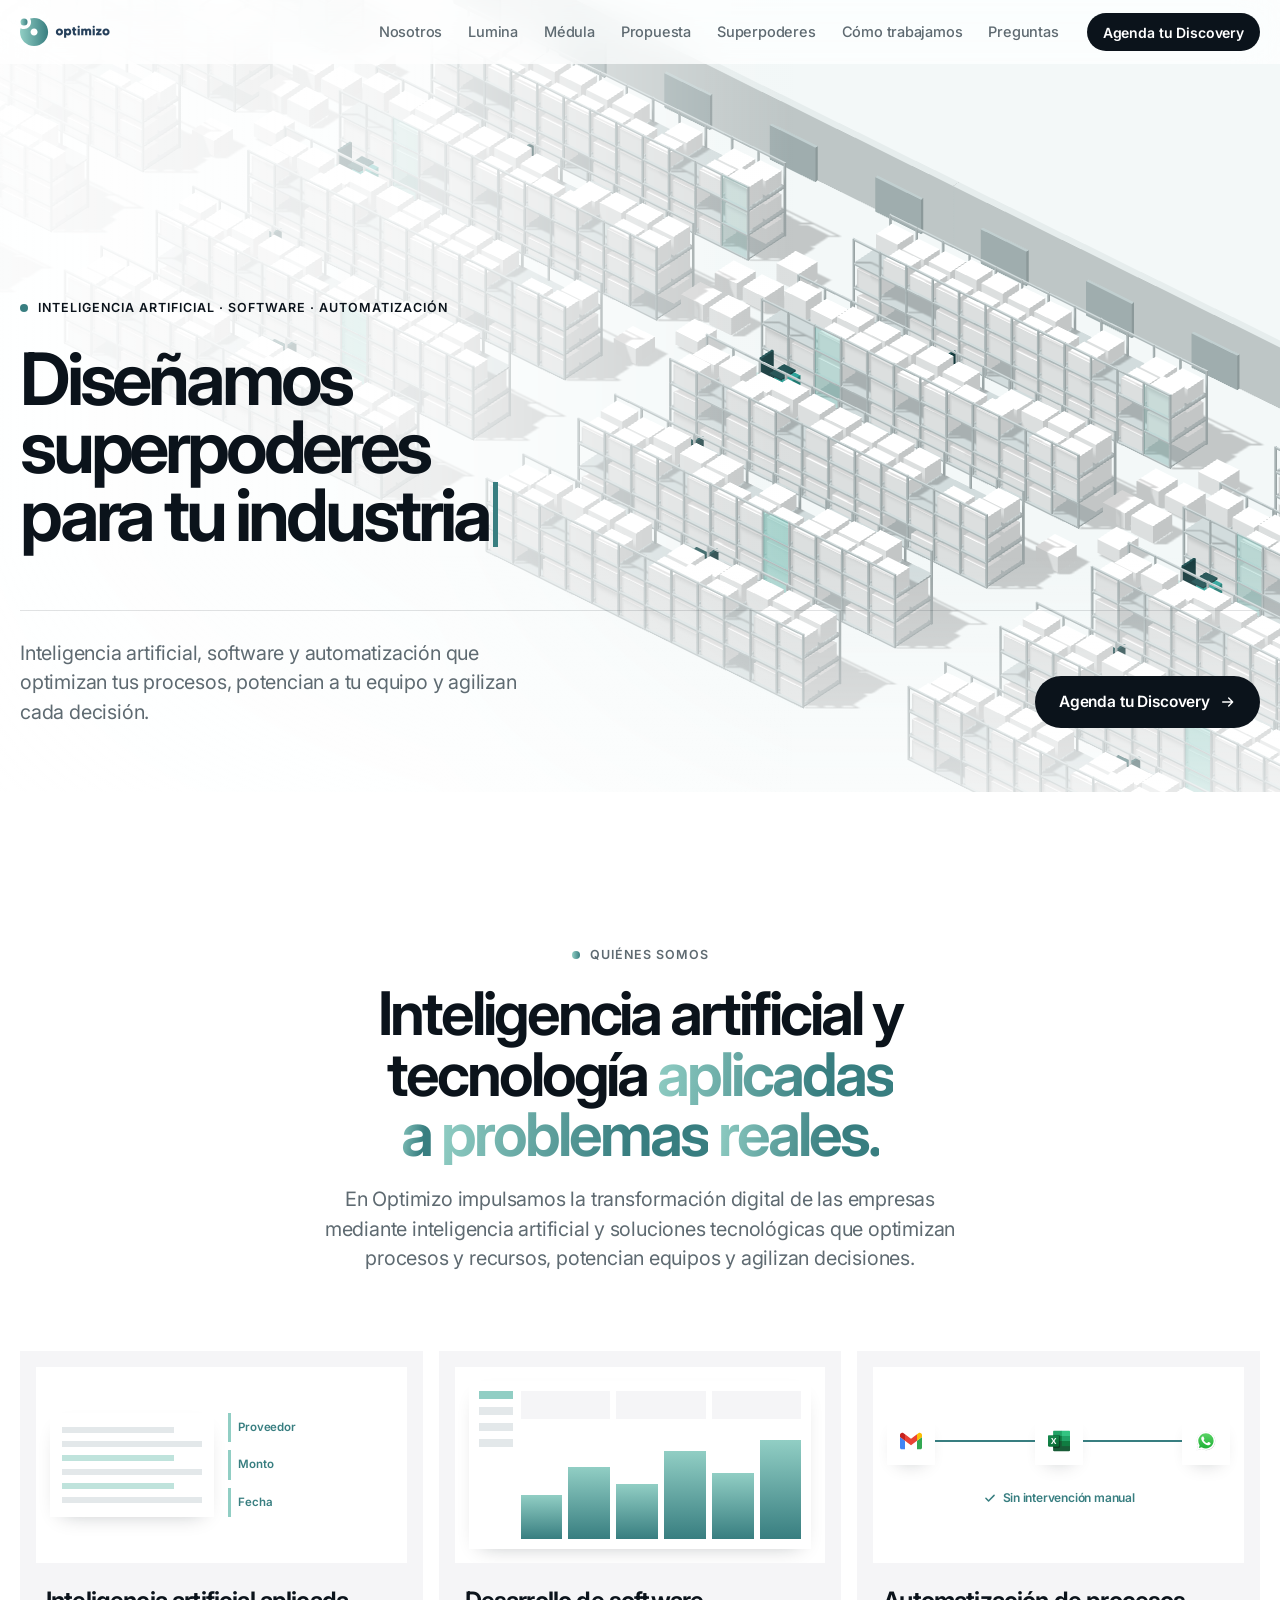
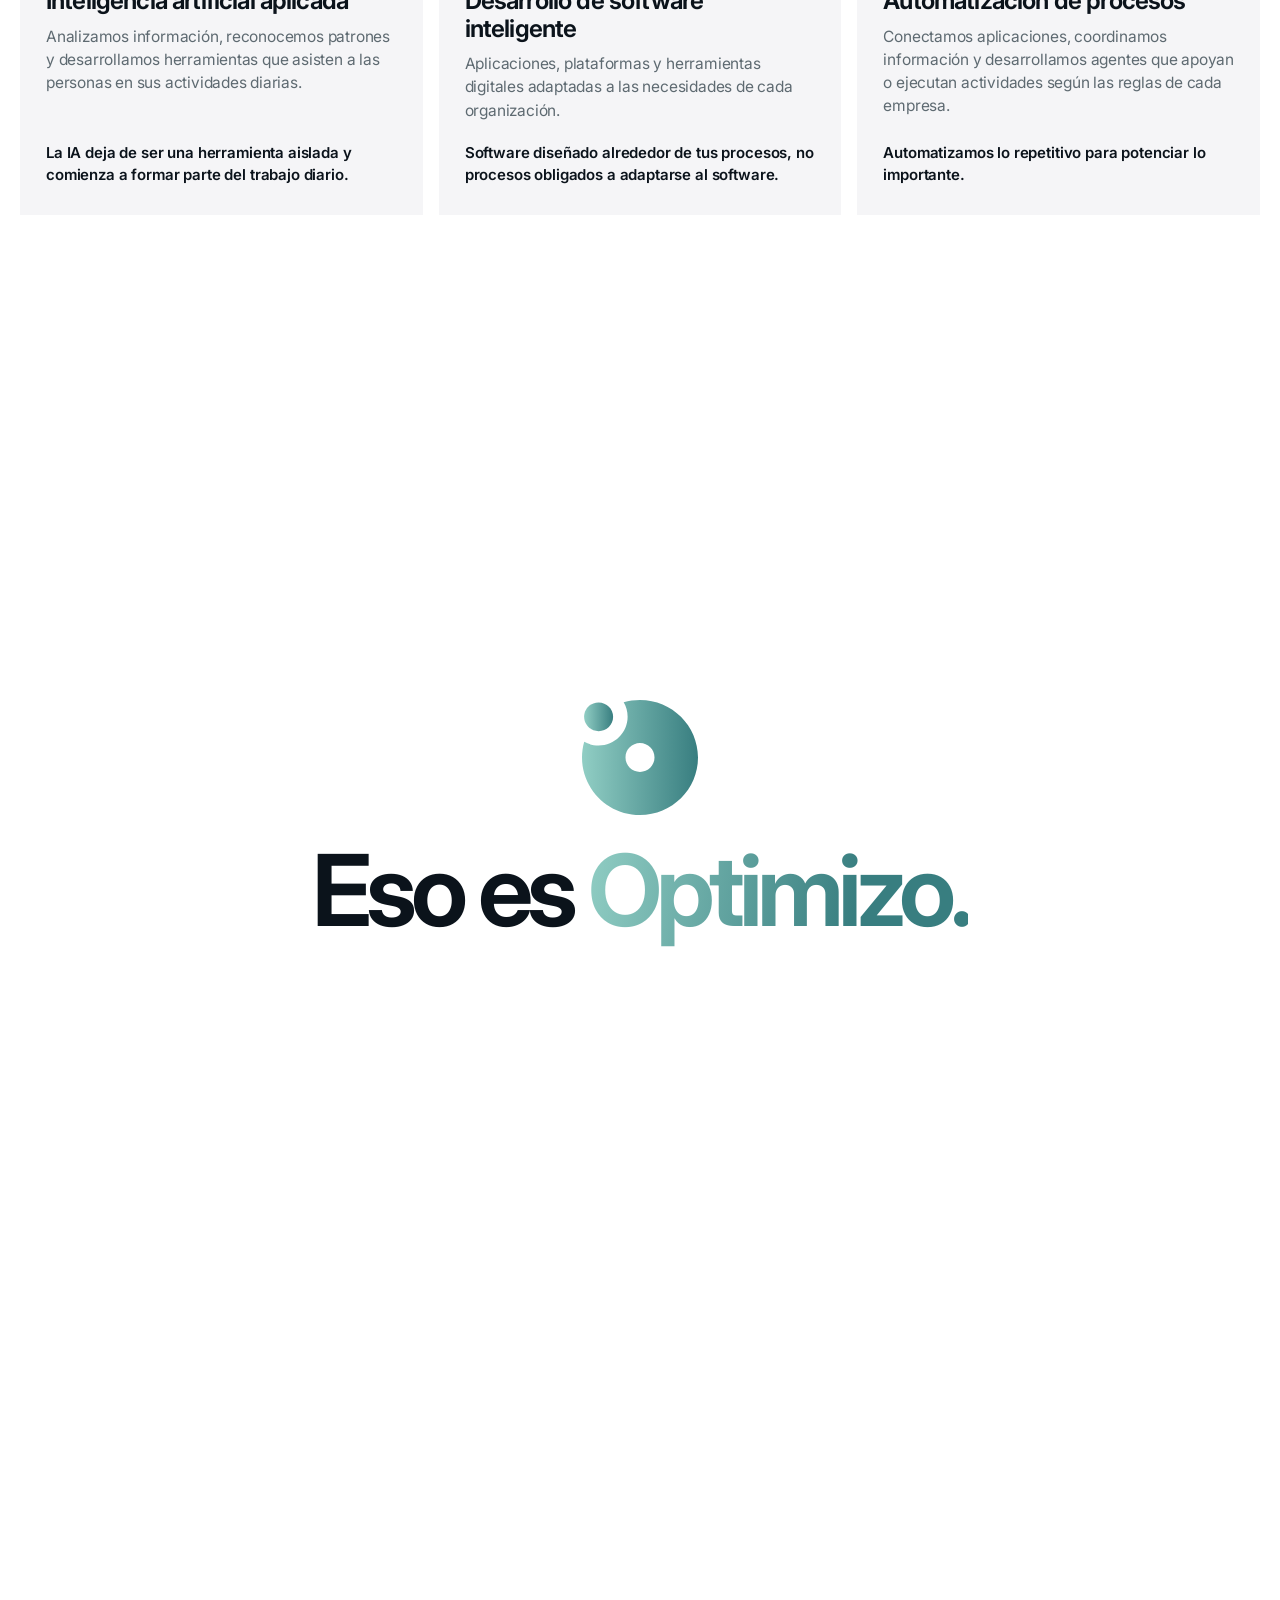
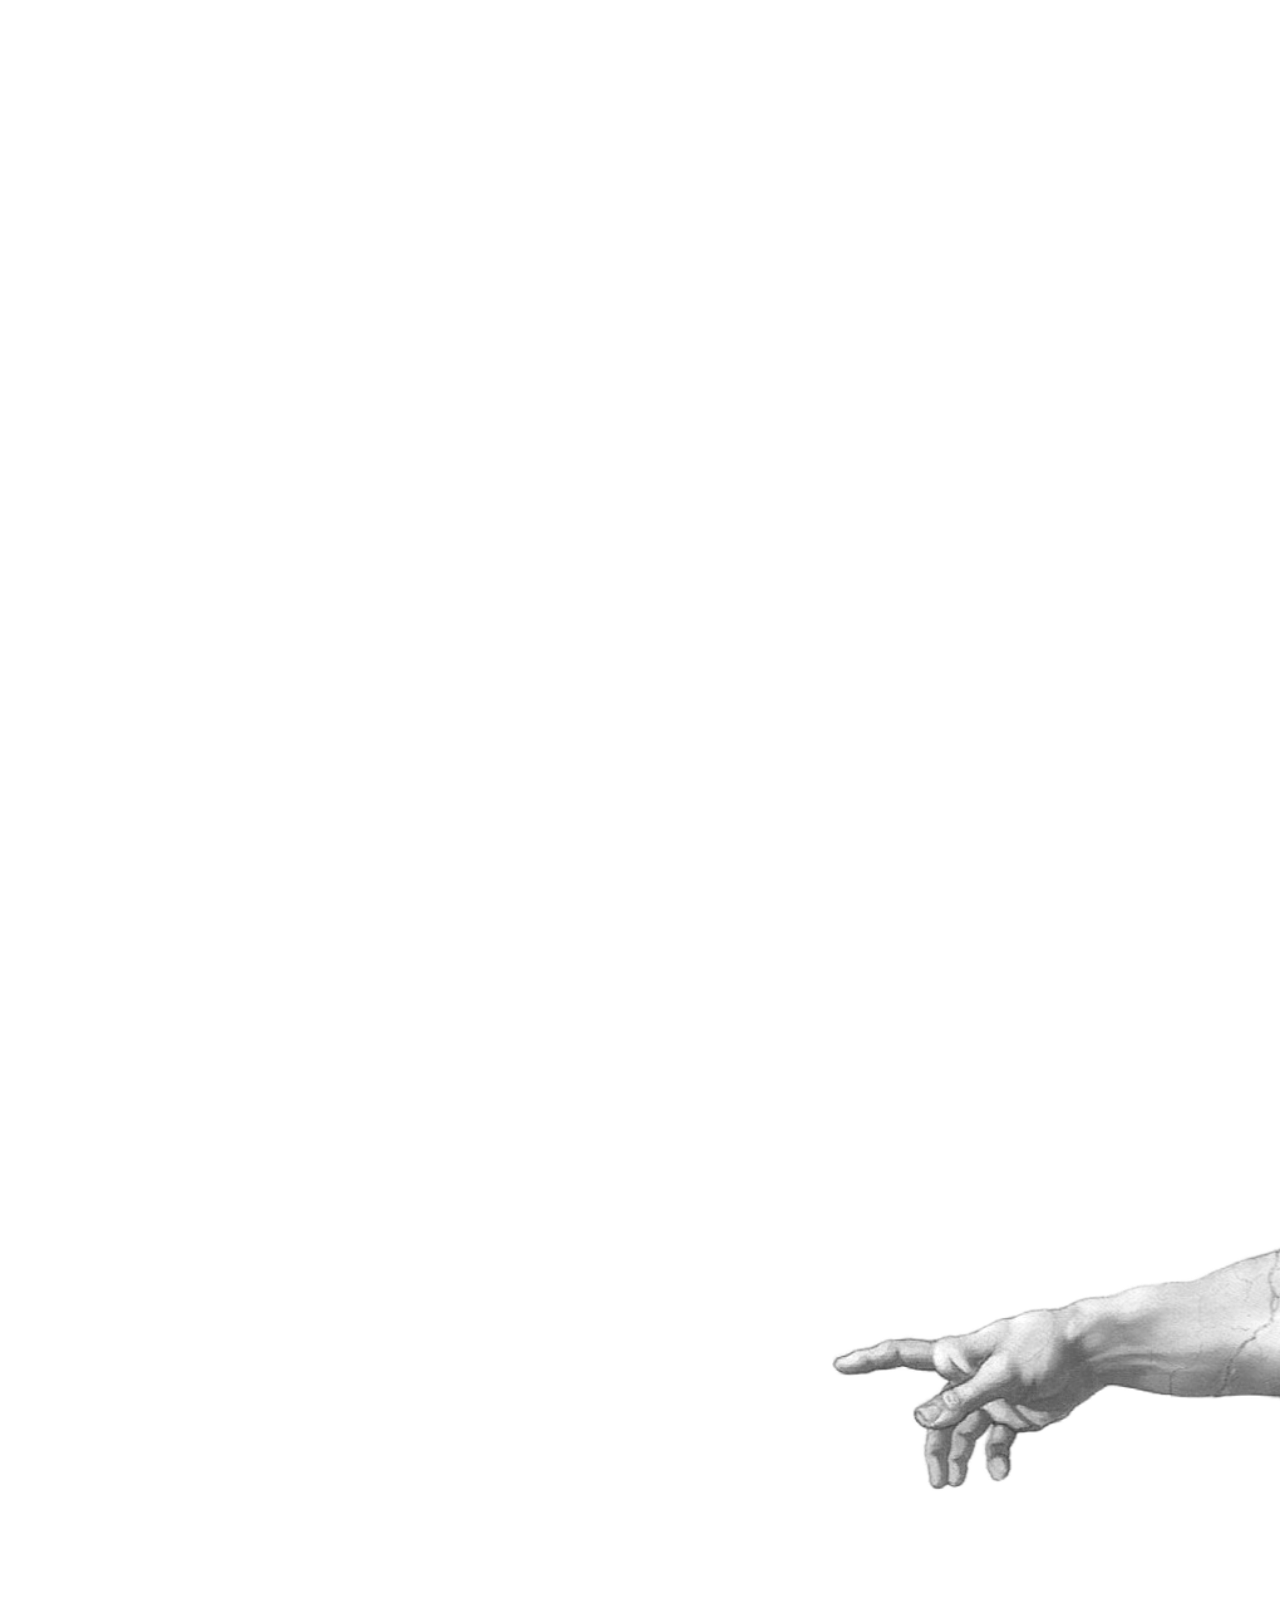
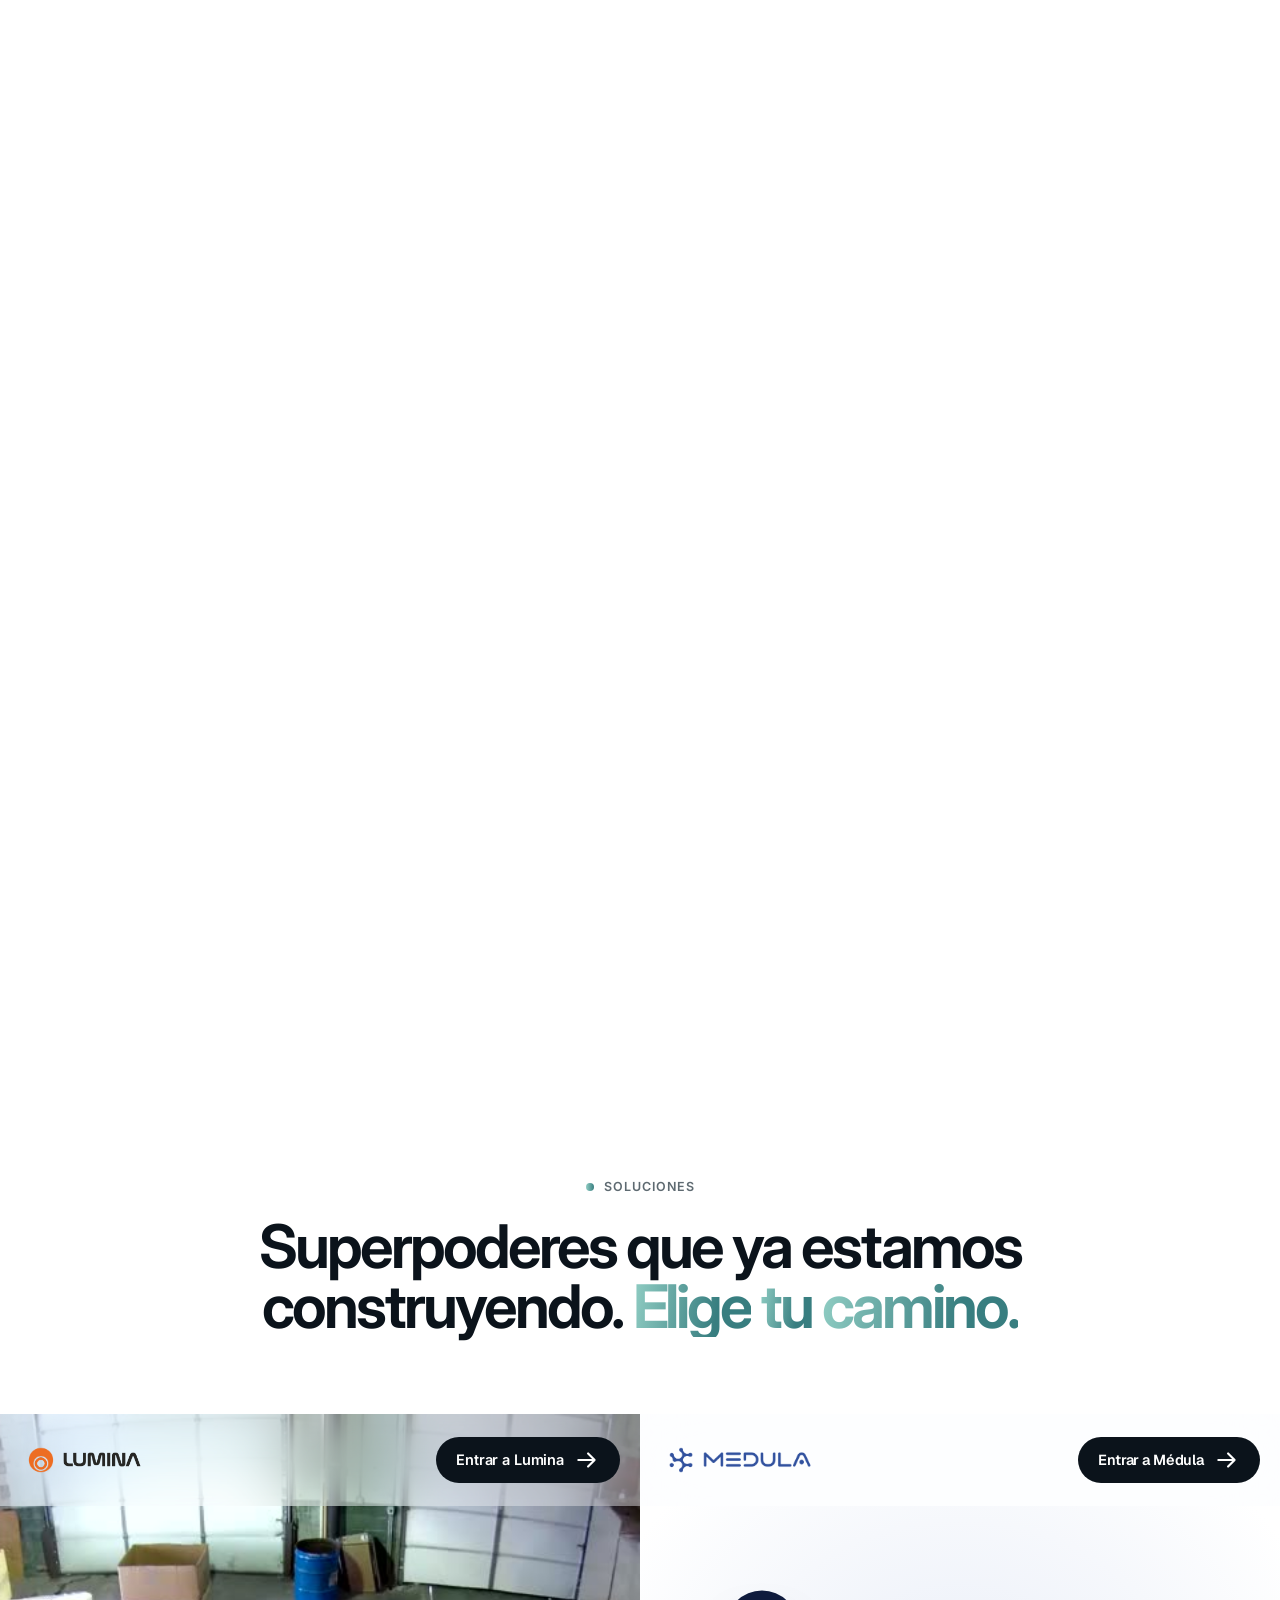
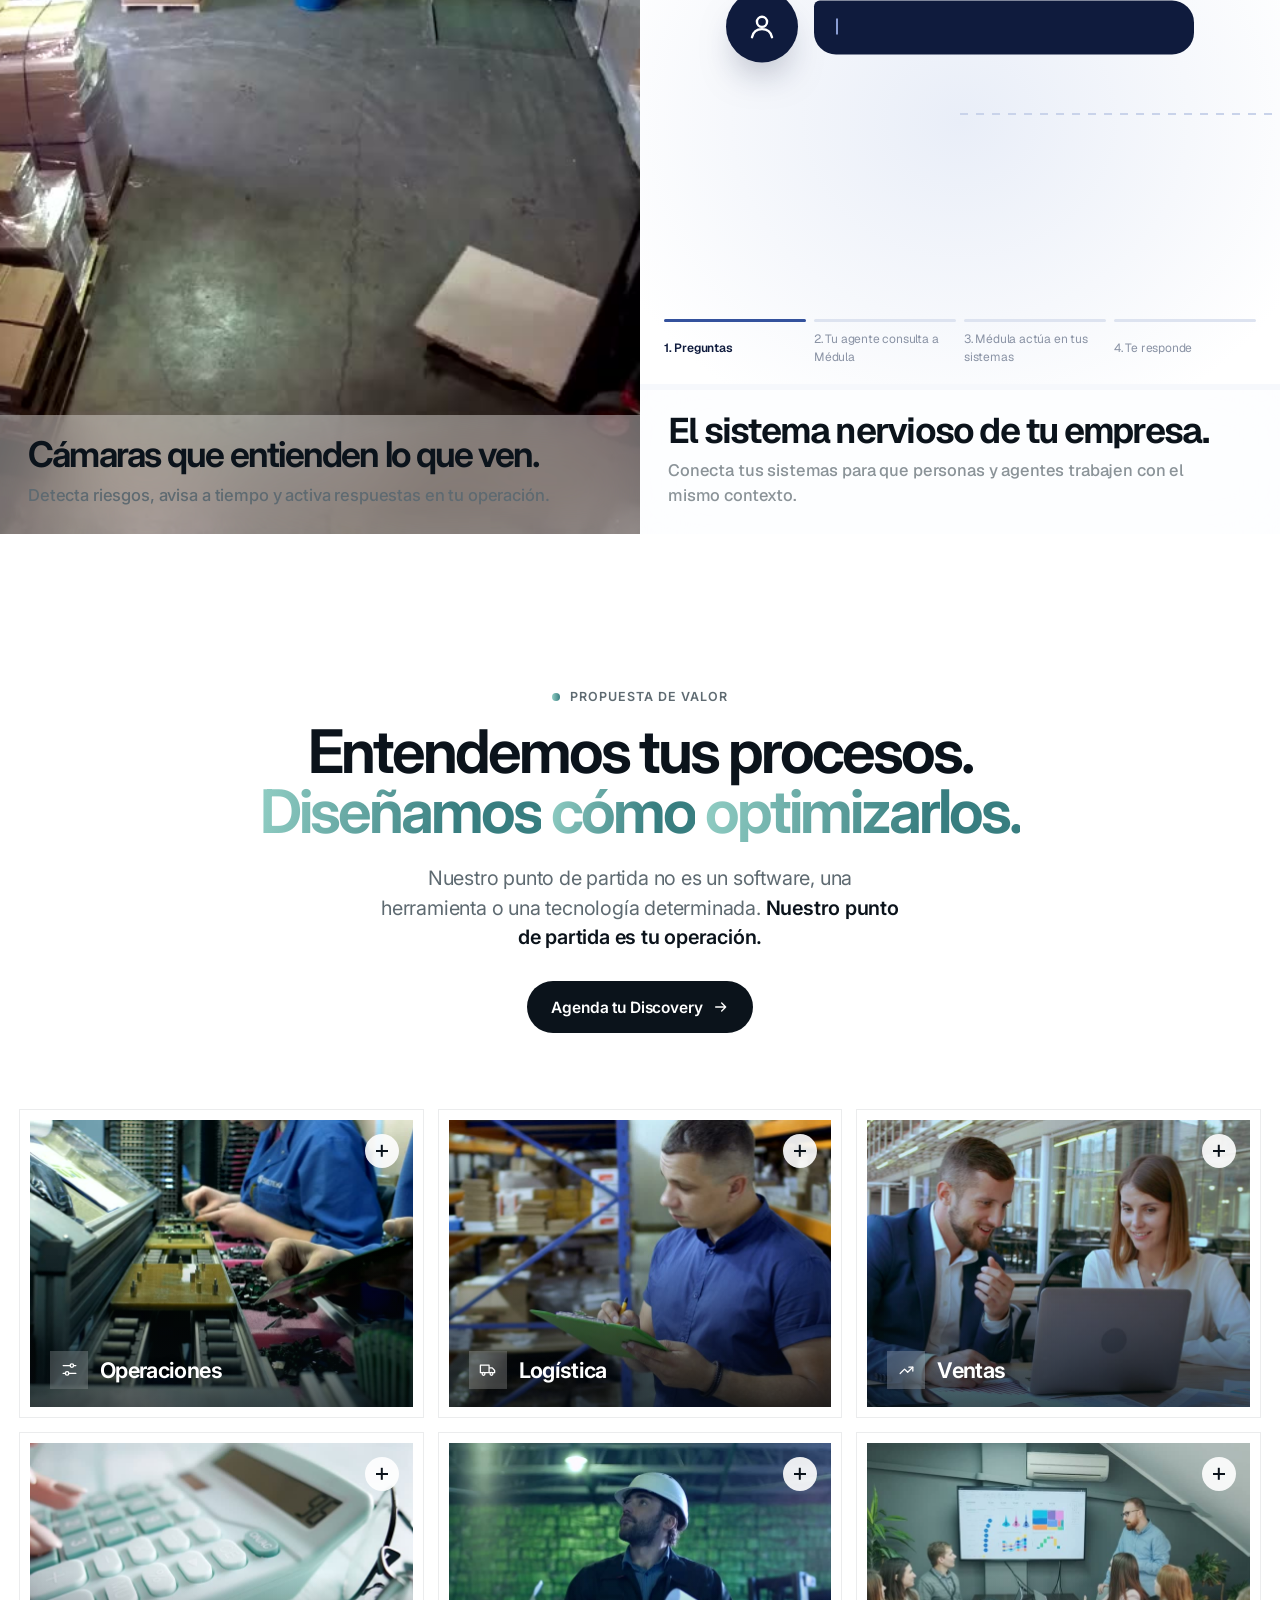
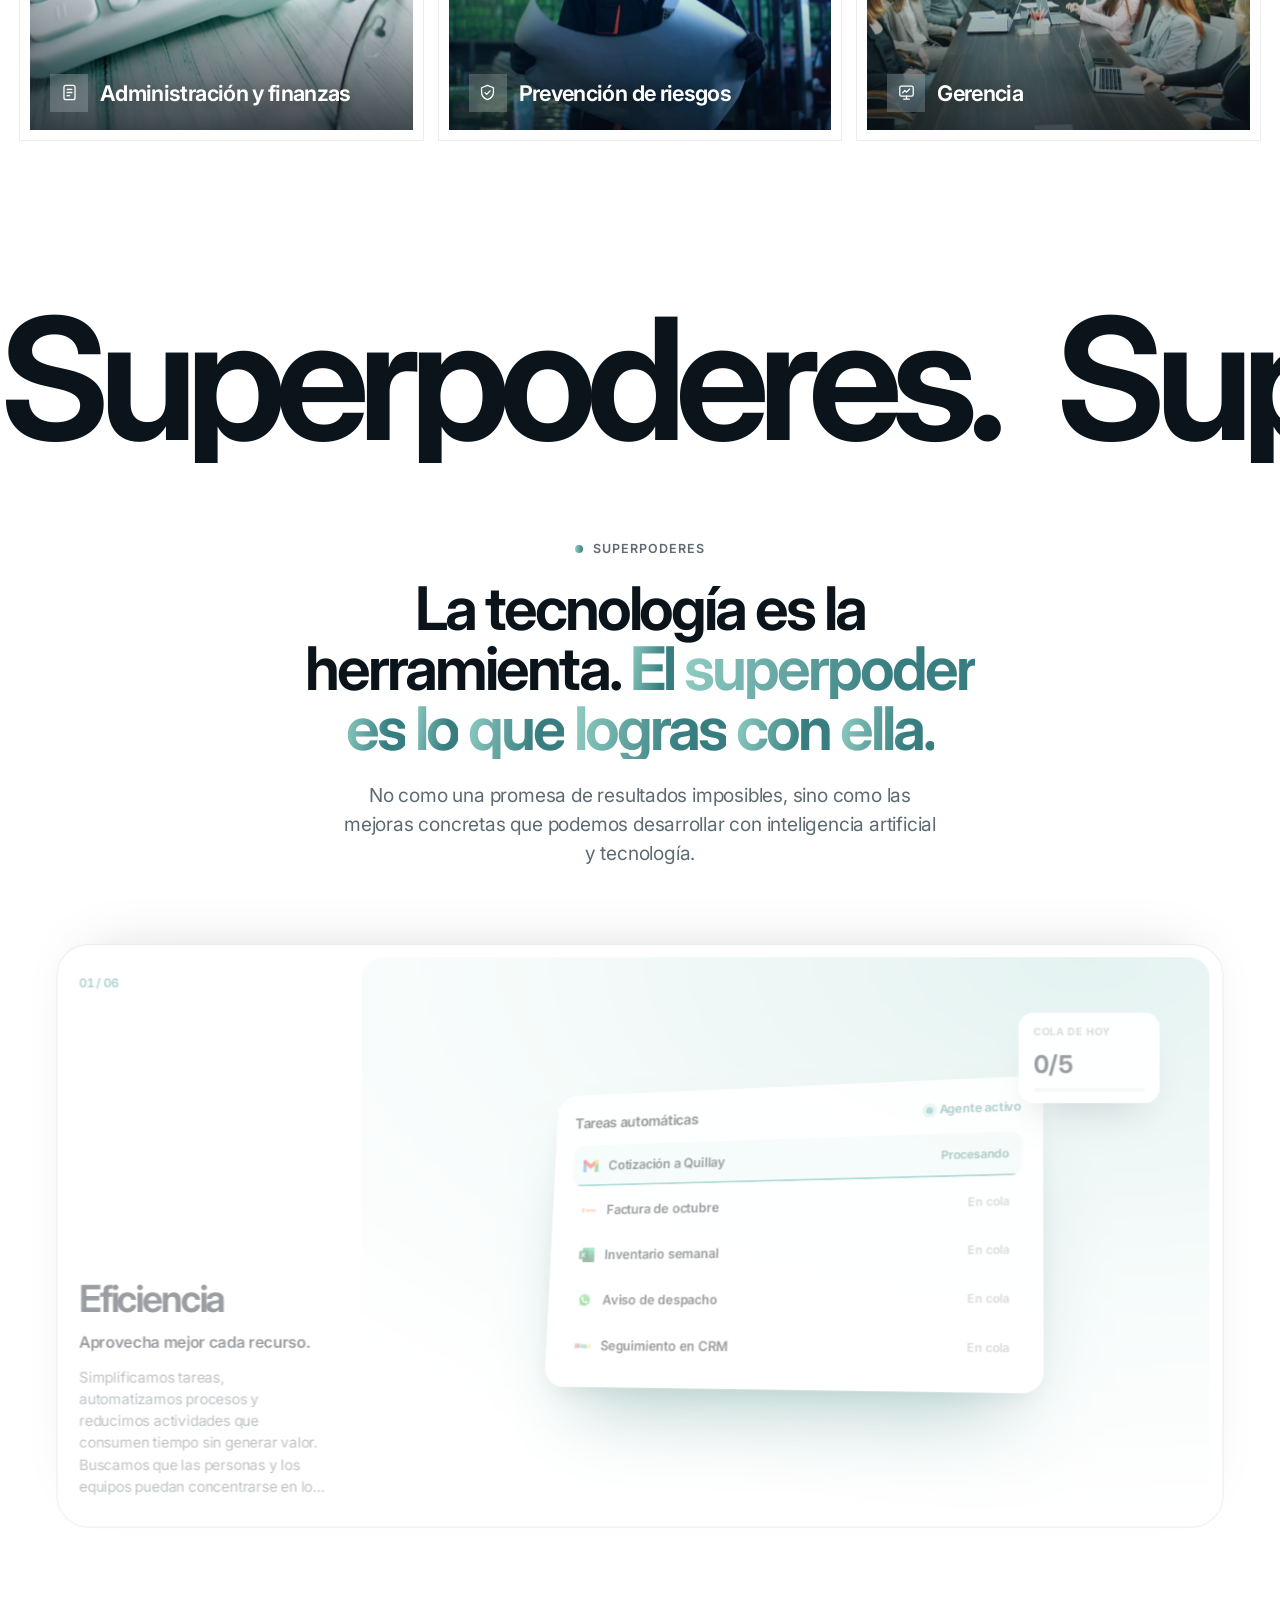
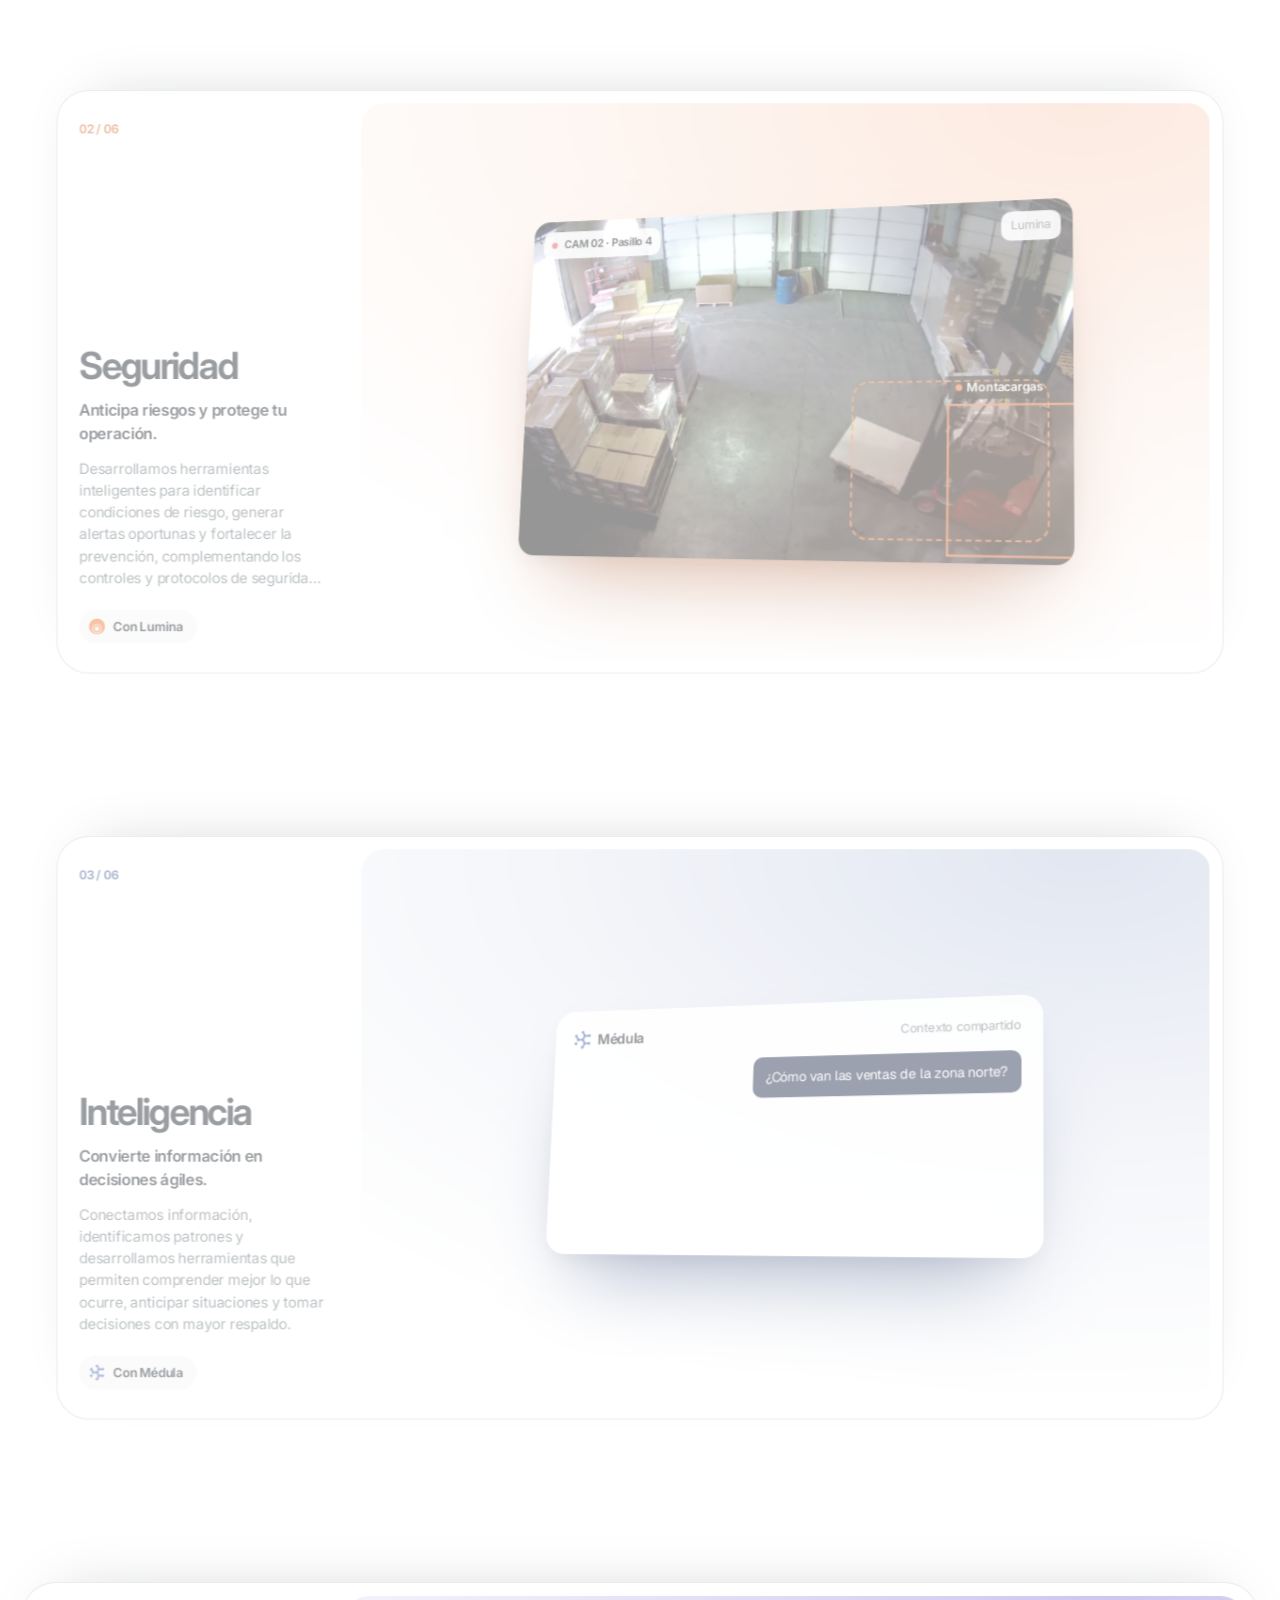
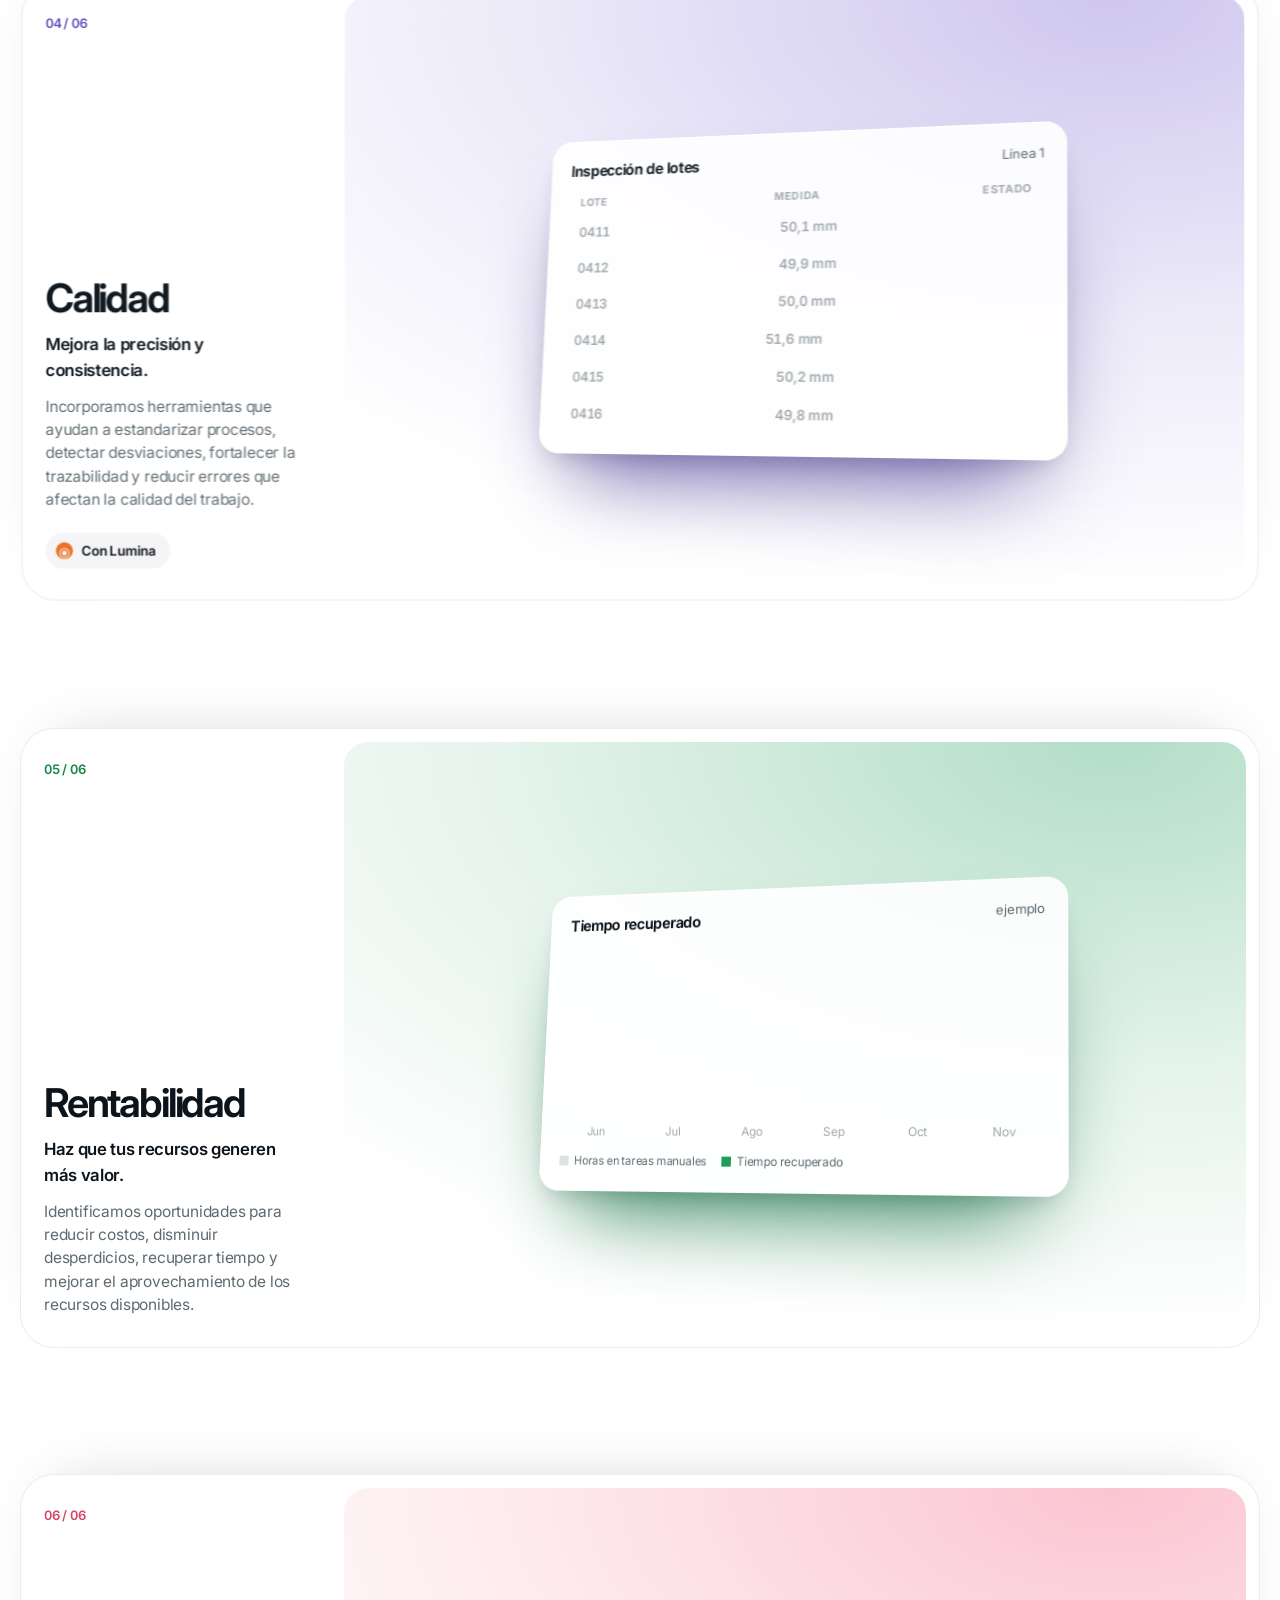
<file: v6.html>
<!doctype html>
<html lang="es-CL">
<head>
<meta charset="utf-8">
<meta name="viewport" content="width=device-width, initial-scale=1, viewport-fit=cover">
<title>Optimizo · Superpoderes para tu empresa</title>
<meta name="description" content="Inteligencia artificial, software y automatización que optimizan tus procesos, potencian a tu equipo y agilizan cada decisión. Lumina y Médula, de Optimizo.">
<meta name="robots" content="noindex">
<meta name="theme-color" content="#FFFFFF">
<link rel="icon" href="recursos/optimizo-isotipo.svg" type="image/svg+xml">
<link rel="preload" href="recursos/fuentes/inter-opsz.woff2" as="font" type="font/woff2" crossorigin>
<link rel="preload" href="recursos/fuentes/geist.woff2" as="font" type="font/woff2" crossorigin>
<link rel="stylesheet" href="estilos.css">
<link rel="stylesheet" href="v4.css">
<link rel="stylesheet" href="v6.css?v=1793672161">
</head>
<body class="v6">

<svg width="0" height="0" style="position:absolute" aria-hidden="true">
  <defs>
    <symbol id="i-flecha" viewBox="0 0 24 24" fill="none" stroke="currentColor" stroke-width="2" stroke-linecap="round" stroke-linejoin="round"><path d="M4 12h15M13 6l6 6-6 6"/></symbol>
    <symbol id="i-abajo" viewBox="0 0 24 24" fill="none" stroke="currentColor" stroke-width="2" stroke-linecap="round" stroke-linejoin="round"><path d="M12 4v15M6 13l6 6 6-6"/></symbol>
    <symbol id="i-ok" viewBox="0 0 24 24" fill="none" stroke="currentColor" stroke-width="3" stroke-linecap="round" stroke-linejoin="round"><path d="M5 12.5l4.5 4.5L19 7.5"/></symbol>
    <symbol id="i-pausa" viewBox="0 0 24 24" fill="currentColor"><rect x="6" y="4" width="4" height="16" rx="1"/><rect x="14" y="4" width="4" height="16" rx="1"/></symbol>
    <symbol id="i-play" viewBox="0 0 24 24" fill="currentColor"><path d="M7 4l13 8-13 8z"/></symbol>
    <symbol id="i-alerta" viewBox="0 0 24 24" fill="none" stroke="currentColor" stroke-width="2.2" stroke-linecap="round" stroke-linejoin="round"><path d="M12 3.5L2.8 19.5h18.4z"/><path d="M12 10v4.2M12 17.2v.01"/></symbol>
    <symbol id="i-ojo" viewBox="0 0 24 24" fill="none" stroke="currentColor" stroke-width="1.7"><path d="M2 12s3.6-6.5 10-6.5S22 12 22 12s-3.6 6.5-10 6.5S2 12 2 12z"/><circle cx="12" cy="12" r="3"/></symbol>
    <symbol id="i-memoria" viewBox="0 0 24 24" fill="none" stroke="currentColor" stroke-width="1.7"><circle cx="12" cy="12" r="2.6"/><circle cx="5" cy="6" r="1.8"/><circle cx="19" cy="6" r="1.8"/><circle cx="5" cy="18" r="1.8"/><circle cx="19" cy="18" r="1.8"/><path d="M6.4 7.2l3.6 3M17.6 7.2l-3.6 3M6.4 16.8l3.6-3M17.6 16.8l-3.6-3"/></symbol>
    <symbol id="i-agentes" viewBox="0 0 24 24" fill="none" stroke="currentColor" stroke-width="1.7"><circle cx="9" cy="8" r="3.2"/><path d="M3 20c.6-3.4 3-5.2 6-5.2s5.4 1.8 6 5.2"/><circle cx="17.5" cy="9" r="2.4"/><path d="M16.5 14.6c2.3.2 4 1.7 4.5 4.4"/></symbol>
    <symbol id="i-candado" viewBox="0 0 24 24" fill="none" stroke="currentColor" stroke-width="1.7"><rect x="5" y="10.5" width="14" height="10" rx="2.5"/><path d="M8 10.5V7.5a4 4 0 0 1 8 0v3"/></symbol>
    <symbol id="i-rayo" viewBox="0 0 24 24" fill="none" stroke="currentColor" stroke-width="1.7" stroke-linejoin="round"><path d="M13 2.5L4.5 13.5H12l-1 8 8.5-11H12z"/></symbol>
    <symbol id="i-campana" viewBox="0 0 24 24" fill="none" stroke="currentColor" stroke-width="1.7" stroke-linejoin="round"><path d="M6 16V11a6 6 0 0 1 12 0v5l1.5 2h-15z"/><path d="M10 20.5a2.2 2.2 0 0 0 4 0"/></symbol>
    <symbol id="i-registro" viewBox="0 0 24 24" fill="none" stroke="currentColor" stroke-width="1.7"><rect x="5" y="3" width="14" height="18" rx="2.5"/><path d="M9 8h6M9 12h6M9 16h4"/></symbol>
    <symbol id="i-escudo" viewBox="0 0 24 24" fill="none" stroke="currentColor" stroke-width="1.6" stroke-linejoin="round"><path d="M12 3l7.5 3v5.5c0 4.6-3.2 8.2-7.5 9.5-4.3-1.3-7.5-4.9-7.5-9.5V6z"/><path d="M8.8 12.2l2.2 2.2 4.2-4.4"/></symbol>
    <symbol id="i-trafico" viewBox="0 0 24 24" fill="none" stroke="currentColor" stroke-width="1.6"><rect x="8" y="2.5" width="8" height="19" rx="3"/><circle cx="12" cy="7" r="1.5"/><circle cx="12" cy="12" r="1.5"/><circle cx="12" cy="17" r="1.5"/></symbol>
    <symbol id="i-reloj" viewBox="0 0 24 24" fill="none" stroke="currentColor" stroke-width="1.6"><circle cx="12" cy="12" r="8.5"/><path d="M12 7.5V12l3 2"/></symbol>
    <symbol id="i-lupa" viewBox="0 0 24 24" fill="none" stroke="currentColor" stroke-width="1.6"><circle cx="11" cy="11" r="6.5"/><path d="M20 20l-4.3-4.3"/></symbol>
    <symbol id="i-cuerpo" viewBox="0 0 24 24" fill="none" stroke="currentColor" stroke-width="1.6" stroke-linejoin="round"><circle cx="12" cy="4.8" r="2"/><path d="M8 21l2-6.5-3-2.5 2.5-4h5l2.5 4-3 2.5 2 6.5"/></symbol>
    <symbol id="iso" viewBox="0 0 80 80"><defs><linearGradient id="g-iso" x1="0" x2="1"><stop offset="0" stop-color="#91CEC4"/><stop offset="1" stop-color="#387E80"/></linearGradient><mask id="m-iso"><rect width="80" height="80" fill="#fff"/><circle cx="44" cy="46" r="7" fill="#000"/><circle cx="26.6" cy="28.6" r="10" fill="#000"/></mask></defs><circle cx="44" cy="46" r="27" fill="url(#g-iso)" mask="url(#m-iso)"/><circle cx="19.5" cy="21.5" r="8" fill="url(#g-iso)"/></symbol>
    <!-- Lumina (provisorio): un lente con el punto de luz que se escapa, primo del punto de Optimizo -->
    <symbol id="lumina" viewBox="0 0 48 48"><image href="recursos/marca/lumina-simbolo.png?v=1793368873" width="48" height="48" preserveAspectRatio="xMidYMid meet"/></symbol>
  </defs>
</svg>

<div class="reticula" aria-hidden="true"><i></i><i></i><i></i></div>

<header class="nav7" id="nav">
  <div class="envoltura nav7__in">
    <a class="nav7__logo" href="#inicio" aria-label="Optimizo, inicio"><img src="recursos/optimizo-logo.svg" alt="optimizo" width="96" height="30"></a>
    <nav class="nav7__links" aria-label="Secciones">
      <a href="#nosotros">Nosotros</a>
      <a href="https://lumina.optimizo.ai/">Lumina</a>
      <a href="https://getmedula.ai/">Médula</a>
      <a href="#propuesta">Propuesta</a>
      <a href="#superpoderes">Superpoderes</a>
      <a href="#metodo">Cómo trabajamos</a>
      <a href="#preguntas">Preguntas</a>
    </nav>
    <a class="btn7 btn7--chico" href="#conversemos" data-discovery>Agenda tu Discovery</a>
    <button class="nav7__menu" id="nav-menu" aria-expanded="false" aria-controls="menu-movil" aria-label="Abrir el menú"><i></i><i></i></button>
  </div>
  <nav class="menu7" id="menu-movil" aria-label="Menú">
    <a href="#nosotros">Quiénes somos</a>
    <a href="https://lumina.optimizo.ai/">Lumina</a>
    <a href="https://getmedula.ai/">Médula</a>
    <a href="#propuesta">Propuesta de valor</a>
    <a href="#superpoderes">Superpoderes</a>
    <a href="#metodo">Cómo trabajamos</a>
    <a href="#preguntas">Preguntas</a>
    <a class="btn7" href="#conversemos" data-discovery>Agenda tu Discovery <svg><use href="#i-flecha"/></svg></a>
  </nav>
  <div class="progreso7" aria-hidden="true"><i id="progreso"></i></div>
</header>

<main id="inicio">

  <!-- 01 · Héroe: aurora clara con los colores de Optimizo. Cuando llegue el video del banner, va dentro de .h7__video -->
  <section class="h7 h7--fab h7--planta" id="heroe" aria-labelledby="h-heroe">
    <div class="h7__video pl" id="planta" aria-hidden="true"></div>
    <div class="envoltura h7__in">
      <p class="eti" data-r>Inteligencia artificial · Software · Automatización</p>
      <h1 class="h7__t" id="h-heroe"><span class="arma">Diseñamos superpoderes</span><span class="h7__linea">para <span class="tipeo" id="tipeo" data-palabras="tu empresa|tu industria|tu operación|tu compañía|tu organización">tu empresa</span><i class="cursor" aria-hidden="true"></i></span></h1>
      <div class="h7__pie">
        <p class="bajada" data-r style="--d:.35s">Inteligencia artificial, software y automatización que optimizan tus procesos, potencian a tu equipo y agilizan cada decisión.</p>
        <a class="btn7" href="#conversemos" data-discovery data-r style="--d:.5s">Agenda tu Discovery <svg><use href="#i-flecha"/></svg></a>
      </div>
    </div>
  </section>

  <!-- 02 · Quiénes somos: primero nos presentamos (narrativa: «Nuestra promesa» y «Qué hacemos») -->
  <section class="nos7" id="nosotros" aria-labelledby="h-nos">
    <div class="envoltura">
      <div class="nos7__cab">
        <p class="eti" data-r>Quiénes somos</p>
        <h2 class="t7 arma" id="h-nos">Inteligencia artificial y tecnología <span class="gris">aplicadas a problemas reales.</span></h2>
        <p class="bajada" data-r>En Optimizo impulsamos la transformación digital de las empresas mediante inteligencia artificial y soluciones tecnológicas que optimizan procesos y recursos, potencian equipos y agilizan decisiones.</p>
      </div>
      <div class="nos7__caps">
        <article class="cap7" data-r><div class="vz vz--doc" aria-hidden="true"><div class="dc"><i></i><i></i><i class="c"></i><i></i><i class="c"></i><i></i><span class="dc__scan"></span></div><div class="dc__out"><span>Proveedor</span><span>Monto</span><span>Fecha</span></div></div><h3>Inteligencia artificial aplicada</h3><p>Analizamos información, reconocemos patrones y desarrollamos herramientas que asisten a las personas en sus actividades diarias.</p><b>La IA deja de ser una herramienta aislada y comienza a formar parte del trabajo diario.</b></article>
        <article class="cap7" data-r style="--d:.08s"><div class="vz vz--app" aria-hidden="true"><div class="ap"><div class="ap__lado"><i></i><i></i><i></i><i></i></div><div class="ap__main"><div class="ap__kpis"><i></i><i></i><i></i></div><div class="ap__barras"><i style="--h:40%"></i><i style="--h:65%"></i><i style="--h:50%"></i><i style="--h:80%"></i><i style="--h:60%"></i><i style="--h:90%"></i></div></div></div></div><h3>Desarrollo de software inteligente</h3><p>Aplicaciones, plataformas y herramientas digitales adaptadas a las necesidades de cada organización.</p><b>Software diseñado alrededor de tus procesos, no procesos obligados a adaptarse al software.</b></article>
        <article class="cap7" data-r style="--d:.16s"><div class="vz vz--flujo" aria-hidden="true"><div class="fl"><span class="fl__n"><img src="recursos/logos/gmail.svg" alt=""></span><i class="fl__l"></i><span class="fl__n"><img src="recursos/logos/microsoftexcel.svg" alt=""></span><i class="fl__l"></i><span class="fl__n"><img src="recursos/logos/whatsapp.svg" alt=""></span></div><div class="fl__ok"><svg viewBox="0 0 24 24" fill="none" stroke="currentColor" stroke-width="2.6" stroke-linecap="round" stroke-linejoin="round"><path d="M5 12.5l4.5 4.5L19 7.5"/></svg>Sin intervención manual</div></div><h3>Automatización de procesos</h3><p>Conectamos aplicaciones, coordinamos información y desarrollamos agentes que apoyan o ejecutan actividades según las reglas de cada empresa.</p><b>Automatizamos lo repetitivo para potenciar lo importante.</b></article>
      </div>

    </div>
  </section>

  <!-- Parallax: un viaje hacia adentro entre la industria; las ideas aparecen al centro y termina en «Eso es Optimizo.» -->
  <section class="px9" id="parallax" aria-label="Lo que hacemos">
    <div class="px9__fijo">
      <div class="px9__escena">
        <figure class="px9__f" style="--x:-36vw;--y:-20vh;--z:-200"><img src="recursos/fotos/gruas.jpg" alt="Grúas en una obra" loading="lazy"></figure>
        <figure class="px9__f" style="--x:36vw;--y:-24vh;--z:-700"><img src="recursos/fotos/datos.jpg" alt="Data center" loading="lazy"></figure>
        <figure class="px9__f" style="--x:-38vw;--y:22vh;--z:-1200"><img src="recursos/fotos/brazo.jpg" alt="Brazo robótico" loading="lazy"></figure>
        <figure class="px9__f" style="--x:37vw;--y:20vh;--z:-1700"><img src="recursos/fotos/circuito.jpg" alt="Circuito" loading="lazy"></figure>
        <figure class="px9__f" style="--x:-34vw;--y:-26vh;--z:-2200"><img src="recursos/fotos/puerto.jpg" alt="Puerto de contenedores" loading="lazy"></figure>
        <figure class="px9__f" style="--x:36vw;--y:24vh;--z:-2700"><img src="recursos/fotos/maquina.jpg" alt="Máquina industrial" loading="lazy"></figure>
        <figure class="px9__f" style="--x:-37vw;--y:18vh;--z:-3200"><img src="recursos/fotos/invernadero.jpg" alt="Robot agrícola" loading="lazy"></figure>
        <figure class="px9__f" style="--x:35vw;--y:-18vh;--z:-3700"><img src="recursos/fotos/datos.jpg" alt="Servidores" loading="lazy"></figure>
      </div>
      <p class="px9__t px9__t--1">No desarrollamos tecnología <span class="gris">por desarrollar.</span></p>
      <p class="px9__t px9__t--2">Diseñamos capacidades que ayudan a las empresas <span class="gris">a trabajar mejor.</span></p>
      <p class="px9__fin"><img src="recursos/optimizo-isotipo.svg" alt=""><span>Eso es <b>Optimizo.</b></span></p>
    </div>
  </section>

  <!-- Transición: la mano humana y su gemela de inteligencia artificial se encuentran con el scroll -->
  <section class="mn" id="manos" aria-label="Personas e inteligencia artificial">
    <div class="mn__fijo">
      <canvas class="mn__ia" aria-hidden="true"></canvas>
      <img class="mn__humana" src="recursos/fotos/mano.png" alt="">
      <p class="mn__txt">Personas <span class="gris">+ inteligencia artificial.</span></p>
    </div>
  </section>

  <!-- 02 · El desafío: columna fija a la izquierda; los cinco dolores se encienden al pasar, y cada uno escribe su síntoma -->
  <section class="d7" id="desafio" aria-labelledby="h-desafio">
    <div class="envoltura d7__in">
      <div class="d7__izq">
        <p class="eti" data-r>El desafío</p>
        <h2 class="t7 arma" id="h-desafio">La tecnología avanza. <span class="gris">¿Tus procesos avanzan con ella?</span></h2>
        <p class="bajada" data-r>Hoy las empresas cuentan con más herramientas tecnológicas que nunca. Sin embargo, muchas siguen enfrentando problemas que llevan años intentando resolver.</p>
      </div>
      <ol class="d7__lista" id="d7">
        <li class="dolor7">
          <div class="sin" aria-hidden="true"><div class="sin__de"><span class="sin__ico"><img src="recursos/logos/whatsapp.svg" alt=""></span>WhatsApp · Equipo operaciones</div><p class="sin__f"><span class="tipeo" data-palabras="¿Cuál Excel? 😅" data-una></span><i class="cursor"></i></p></div>
          <div class="dolor7__txt"><h3>Información fragmentada</h3>
          <p>Los datos existen, pero están dispersos entre aplicaciones, documentos, planillas y personas.</p></div>
        </li>
        <li class="dolor7">
          <div class="sin" aria-hidden="true"><div class="sin__de"><span class="sin__ico"><img src="recursos/logos/gmail.svg" alt=""></span>Gmail · Recibidos</div><p class="sin__f"><span class="tipeo" data-palabras="RE: RE: RE: Cotización" data-una></span><i class="cursor"></i></p></div>
          <div class="dolor7__txt"><h3>Tiempo dedicado a tareas repetitivas</h3>
          <p>Profesionales capacitados destinan parte importante de su jornada a buscar información, actualizar registros y ejecutar tareas que podrían automatizarse.</p></div>
        </li>
        <li class="dolor7">
          <div class="sin" aria-hidden="true"><div class="sin__de"><span class="sin__ico"><img src="recursos/logos/microsoftexcel.svg" alt=""></span>Inventario_FINAL_v3 (2).xlsx</div><p class="sin__f sin__f--mono"><span class="tipeo" data-palabras="#REF!" data-una></span><i class="cursor"></i></p></div>
          <div class="dolor7__txt"><h3>Falta de visibilidad y control</h3>
          <p>Lo que sucede en la operación no siempre se transforma en información útil para anticipar problemas y tomar decisiones.</p></div>
        </li>
        <li class="dolor7">
          <div class="sin" aria-hidden="true"><div class="sin__de"><span class="sin__ico"><img src="recursos/logos/googlecalendar.svg" alt=""></span>Calendario · Hoy</div><p class="sin__f sin__f--chico"><span class="sin__tachado">10:00 Revisión de inventario</span><br><span class="tipeo" data-palabras="10:00 Reunión con Quillay" data-una></span><i class="cursor"></i></p></div>
          <div class="dolor7__txt"><h3>Procesos desconectados</h3>
          <p>Las personas y los sistemas trabajan, pero muchas veces lo hacen de manera aislada, duplicando esfuerzos y dificultando la coordinación.</p></div>
        </li>
        <li class="dolor7">
          <div class="sin" aria-hidden="true"><div class="sin__de"><span class="sin__ico"><span class="sin__alerta"><svg><use href="#i-alerta"/></svg></span></span>Pasillo 2</div><p class="sin__f"><span class="tipeo" data-palabras="Accidente evitado por poco." data-una></span><i class="cursor"></i></p></div>
          <div class="dolor7__txt"><h3>Gestión reactiva</h3>
          <p>Los problemas suelen detectarse cuando ya ocurrieron, en lugar de contar con herramientas que permitan identificar condiciones de riesgo y actuar oportunamente.</p></div>
        </li>
      </ol>
    </div>
  </section>

  <!-- 03 · La frase: centrada y corta; se escribe en pantalla, una parte a la vez -->
  <section class="fr7" id="frase" aria-label="El problema">
    <div class="envoltura fr7__in" id="fr7">
      <p class="fr7__l fr7__l--a"><span class="fant">El problema no siempre es la falta de tecnología.</span><span class="vivo"><span class="tipeo" data-palabras="El problema no siempre es la falta de tecnología." data-una></span><i class="cursor"></i></span></p>
      <p class="fr7__l fr7__l--b"><span class="fant">Muchas veces es que la tecnología disponible todavía no está trabajando a favor de la empresa.</span><span class="vivo"><span class="tipeo" data-palabras="Muchas veces es que la tecnología disponible todavía no está trabajando a favor de la empresa." data-una></span><i class="cursor"></i></span></p>
      <p class="fr7__op" id="fr7-op">Ahí es donde encontramos nuestra oportunidad de generar valor.</p>
    </div>
  </section>

  <!-- 04 · Lumina y Médula: elige tu camino -->
  <section class="camino envoltura" id="camino" aria-labelledby="h-camino">
    <div class="camino__cab">
      <p class="eti" data-r>Soluciones</p>
      <h2 class="t7 arma" id="h-camino">Superpoderes que ya estamos construyendo. <span class="gris">Elige tu camino.</span></h2>
    </div>
    <div class="pts">
      <a class="pt pt--lumina" href="https://lumina.optimizo.ai/">
        <div class="pt__vista">
          <video muted loop playsinline preload="metadata" poster="recursos/video/lumina-trafico.jpg" aria-hidden="true"><source src="recursos/video/lumina-trafico.mp4" type="video/mp4"></video>
          <canvas aria-hidden="true"></canvas>
        </div>
        <div class="banda banda--arriba">
          <span class="banda__c"><em>01.</em></span>
          <span class="banda__c"><svg><use href="#lumina"/></svg><img class="palabra palabra--lumina" src="recursos/marca/lumina-palabra.png" alt="Lumina"></span>
          <span class="banda__c"><em>Detecta · Entiende · Actúa</em></span>
          <span class="banda__c banda__ir"><span>Entrar a Lumina <svg><use href="#i-flecha"/></svg></span></span>
        </div>
        <div class="banda banda--abajo">
          <span class="banda__c"><i class="banda__vivo"></i> <em>CAM 01 · En vivo</em></span>
          <span class="banda__c banda__c--ancho"><h3>Cámaras que entienden lo que ven.</h3><p>Detecta riesgos, avisa a tiempo y activa respuestas en tu operación.</p></span>
        </div>
      </a>
      <a class="pt pt--medula" href="https://getmedula.ai/">
        <div class="pt__vista">
          <div class="flujo" id="flujo-med" aria-hidden="true"></div>
        </div>
        <div class="banda banda--arriba">
          <span class="banda__c"><em>02.</em></span>
          <span class="banda__c"><img src="recursos/marca/medula-simbolo.png?v=1793368873" alt=""><img class="palabra palabra--medula" src="recursos/marca/medula-palabra.png" alt="Médula"></span>
          <span class="banda__c"><em>Conecta · Entiende · Actúa</em></span>
          <span class="banda__c banda__ir"><span>Entrar a Médula <svg><use href="#i-flecha"/></svg></span></span>
        </div>
        <div class="banda banda--abajo">
          <span class="banda__c banda__c--isla"><span class="isla" aria-live="polite"><span class="isla__sim"><img src="recursos/marca/medula-simbolo-blanco.png?v=1793368873" alt=""><i></i></span><span class="isla__txt">Médula</span><span class="isla__app"></span><i class="isla__barra"></i></span></span>
          <span class="banda__c banda__c--ancho"><h3>El sistema nervioso de tu empresa.</h3><p>Conecta tus sistemas para que personas y agentes trabajen con el mismo contexto.</p></span>
        </div>
      </a>
    </div>
  </section>

  <!-- 05 · Propuesta de valor: columna fija y las áreas de la empresa como filas -->
  <section class="pr7" id="propuesta" aria-labelledby="h-prop">
    <div class="envoltura pr7__in">
      <div class="pr7__izq">
        <p class="eti" data-r>Propuesta de valor</p>
        <h2 class="t7 arma" id="h-prop">Entendemos tus procesos. <span class="gris">Diseñamos cómo optimizarlos.</span></h2>
        <p class="bajada" data-r>Nuestro punto de partida no es un software, una herramienta o una tecnología determinada. <b>Nuestro punto de partida es tu operación.</b></p>
        <a class="btn7" href="#conversemos" data-discovery data-r>Agenda tu Discovery <svg><use href="#i-flecha"/></svg></a>
      </div>
      <div class="ar9__grilla" id="areas">
        <article class="ar9" data-area="operaciones" style="--n:0">
          <button class="ar9__cab" aria-expanded="false">
            <span class="ar9__media"><video muted loop playsinline preload="none" poster="recursos/video/areas/operaciones.jpg" aria-hidden="true"><source src="recursos/video/areas/operaciones.mp4" type="video/mp4"></video><span class="ar9__velo"></span><span class="ar9__mas" aria-hidden="true"></span><span class="ar9__fila"><span class="ar9__ico"><svg viewBox="0 0 24 24" fill="none" stroke="currentColor" stroke-width="1.6" stroke-linecap="round" stroke-linejoin="round"><path d="M4 7h9M17 7h3M4 17h3M11 17h9"/><circle cx="15" cy="7" r="2.2"/><circle cx="9" cy="17" r="2.2"/></svg></span><span class="ar9__nom">Operaciones</span></span></span>
          </button>
          <div class="ar9__det"><div><p>Procesos que se coordinan solos y alertas cuando algo se desvía.</p><div class="ar9__tags"><a href="https://getmedula.ai/" class="tag-marca"><img src="recursos/marca/medula-simbolo.png?v=1793368873" alt="">Médula</a><span>Automatización</span></div></div></div>
        </article>
        <article class="ar9" data-area="logistica" style="--n:1">
          <button class="ar9__cab" aria-expanded="false">
            <span class="ar9__media"><video muted loop playsinline preload="none" poster="recursos/video/areas/logistica.jpg" aria-hidden="true"><source src="recursos/video/areas/logistica.mp4" type="video/mp4"></video><span class="ar9__velo"></span><span class="ar9__mas" aria-hidden="true"></span><span class="ar9__fila"><span class="ar9__ico"><svg viewBox="0 0 24 24" fill="none" stroke="currentColor" stroke-width="1.6" stroke-linecap="round" stroke-linejoin="round"><path d="M3 6.5h11v9.5H3zM14 10h4l3 3.2V16h-7"/><circle cx="7" cy="17.5" r="1.8"/><circle cx="17" cy="17.5" r="1.8"/></svg></span><span class="ar9__nom">Logística</span></span></span>
          </button>
          <div class="ar9__det"><div><p>Tráfico de montacargas, zonas de riesgo, conteos y tiempos de espera.</p><div class="ar9__tags"><a href="https://lumina.optimizo.ai/" class="tag-marca"><svg><use href="#lumina"/></svg>Lumina</a></div></div></div>
        </article>
        <article class="ar9" data-area="ventas" style="--n:2">
          <button class="ar9__cab" aria-expanded="false">
            <span class="ar9__media"><video muted loop playsinline preload="none" poster="recursos/video/areas/ventas.jpg" aria-hidden="true"><source src="recursos/video/areas/ventas.mp4" type="video/mp4"></video><span class="ar9__velo"></span><span class="ar9__mas" aria-hidden="true"></span><span class="ar9__fila"><span class="ar9__ico"><svg viewBox="0 0 24 24" fill="none" stroke="currentColor" stroke-width="1.6" stroke-linecap="round" stroke-linejoin="round"><path d="M4 17l5.5-5.5 4 4L20 9"/><path d="M15 9h5v5"/></svg></span><span class="ar9__nom">Ventas</span></span></span>
          </button>
          <div class="ar9__det"><div><p>Cotizaciones, seguimiento de clientes y CRM al día sin trabajo manual.</p><div class="ar9__tags"><a href="https://getmedula.ai/" class="tag-marca"><img src="recursos/marca/medula-simbolo.png?v=1793368873" alt="">Médula</a><span>Agentes</span></div></div></div>
        </article>
        <article class="ar9" data-area="finanzas" style="--n:3">
          <button class="ar9__cab" aria-expanded="false">
            <span class="ar9__media"><video muted loop playsinline preload="none" poster="recursos/video/areas/finanzas.jpg" aria-hidden="true"><source src="recursos/video/areas/finanzas.mp4" type="video/mp4"></video><span class="ar9__velo"></span><span class="ar9__mas" aria-hidden="true"></span><span class="ar9__fila"><span class="ar9__ico"><svg viewBox="0 0 24 24" fill="none" stroke="currentColor" stroke-width="1.6" stroke-linecap="round" stroke-linejoin="round"><rect x="5" y="3" width="14" height="18" rx="2.5"/><path d="M9 8h6M9 12h6M9 16h3"/></svg></span><span class="ar9__nom">Administración y finanzas</span></span></span>
          </button>
          <div class="ar9__det"><div><p>Facturas, conciliaciones y reportes que se arman solos.</p><div class="ar9__tags"><span>Automatización</span><a href="https://getmedula.ai/" class="tag-marca"><img src="recursos/marca/medula-simbolo.png?v=1793368873" alt="">Médula</a></div></div></div>
        </article>
        <article class="ar9" data-area="riesgos" style="--n:4">
          <button class="ar9__cab" aria-expanded="false">
            <span class="ar9__media"><video muted loop playsinline preload="none" poster="recursos/video/areas/riesgos.jpg" aria-hidden="true"><source src="recursos/video/areas/riesgos.mp4" type="video/mp4"></video><span class="ar9__velo"></span><span class="ar9__mas" aria-hidden="true"></span><span class="ar9__fila"><span class="ar9__ico"><svg viewBox="0 0 24 24" fill="none" stroke="currentColor" stroke-width="1.6" stroke-linecap="round" stroke-linejoin="round"><path d="M12 3l7.5 3v5.5c0 4.6-3.2 8.2-7.5 9.5-4.3-1.3-7.5-4.9-7.5-9.5V6z"/><path d="M8.8 12.2l2.2 2.2 4.2-4.4"/></svg></span><span class="ar9__nom">Prevención de riesgos</span></span></span>
          </button>
          <div class="ar9__det"><div><p>EPP, zonas restringidas y registro de eventos con evidencia.</p><div class="ar9__tags"><a href="https://lumina.optimizo.ai/" class="tag-marca"><svg><use href="#lumina"/></svg>Lumina</a></div></div></div>
        </article>
        <article class="ar9" data-area="gerencia" style="--n:5">
          <button class="ar9__cab" aria-expanded="false">
            <span class="ar9__media"><video muted loop playsinline preload="none" poster="recursos/video/areas/gerencia.jpg" aria-hidden="true"><source src="recursos/video/areas/gerencia.mp4" type="video/mp4"></video><span class="ar9__velo"></span><span class="ar9__mas" aria-hidden="true"></span><span class="ar9__fila"><span class="ar9__ico"><svg viewBox="0 0 24 24" fill="none" stroke="currentColor" stroke-width="1.6" stroke-linecap="round" stroke-linejoin="round"><rect x="3.5" y="4" width="17" height="12.5" rx="2"/><path d="M8.5 20.5h7M12 16.5v4M7 12.5l3-3 2 2 4-4"/></svg></span><span class="ar9__nom">Gerencia</span></span></span>
          </button>
          <div class="ar9__det"><div><p>La información de toda la empresa, lista para decidir.</p><div class="ar9__tags"><a href="https://getmedula.ai/" class="tag-marca"><img src="recursos/marca/medula-simbolo.png?v=1793368873" alt="">Médula</a><a href="https://lumina.optimizo.ai/" class="tag-marca"><svg><use href="#lumina"/></svg>Lumina</a></div></div></div>
        </article>
      </div>
    </div>
  </section>

  <!-- 06 · Superpoderes: la palabra corre de lado a lado; a la izquierda los seis, a la derecha el que está activo, funcionando -->
  <section class="sp7" id="superpoderes" aria-labelledby="h-poderes">
    <div class="marq" aria-hidden="true"><div class="marq__in"><span>Superpoderes.</span><span>Superpoderes.</span><span>Superpoderes.</span><span>Superpoderes.</span></div></div>
    <div class="envoltura sp7__cab">
      <p class="eti" data-r>Superpoderes</p>
      <h2 class="t7 arma" id="h-poderes">La tecnología es la herramienta. <span class="gris">El superpoder es lo que logras con ella.</span></h2>
      <p class="bajada" data-r>No como una promesa de resultados imposibles, sino como las mejoras concretas que podemos desarrollar con inteligencia artificial y tecnología.</p>
    </div>
    <div class="envoltura sp7__pila" id="sp7">
      <article class="sp7c" style="--i:0;--c:#3FA99D">
        <div class="sp7c__txt">
          <span class="sp7c__n">01 / 06</span>
          <h3>Eficiencia</h3>
          <p class="sp7c__frase">Aprovecha mejor cada recurso.</p>
          <p class="sp7c__det">Simplificamos tareas, automatizamos procesos y reducimos actividades que consumen tiempo sin generar valor. Buscamos que las personas y los equipos puedan concentrarse en lo que realmente importa.</p>
        </div>
        <div class="sp7c__esc" data-mg="tareas"><canvas aria-hidden="true"></canvas></div>
      </article>
      <article class="sp7c" style="--i:1;--c:#EC6D27">
        <div class="sp7c__txt">
          <span class="sp7c__n">02 / 06</span>
          <h3>Seguridad</h3>
          <p class="sp7c__frase">Anticipa riesgos y protege tu operación.</p>
          <p class="sp7c__det">Desarrollamos herramientas inteligentes para identificar condiciones de riesgo, generar alertas oportunas y fortalecer la prevención, complementando los controles y protocolos de seguridad existentes.</p>
          <a class="sp7c__con" href="https://lumina.optimizo.ai/"><svg><use href="#lumina"/></svg>Con Lumina</a>
        </div>
        <div class="sp7c__esc" data-mg="seguridad"><canvas aria-hidden="true"></canvas></div>
      </article>
      <article class="sp7c" style="--i:2;--c:#34529D">
        <div class="sp7c__txt">
          <span class="sp7c__n">03 / 06</span>
          <h3>Inteligencia</h3>
          <p class="sp7c__frase">Convierte información en decisiones ágiles.</p>
          <p class="sp7c__det">Conectamos información, identificamos patrones y desarrollamos herramientas que permiten comprender mejor lo que ocurre, anticipar situaciones y tomar decisiones con mayor respaldo.</p>
          <a class="sp7c__con" href="https://getmedula.ai/"><img src="recursos/marca/medula-simbolo.png?v=1793368873" alt="">Con Médula</a>
        </div>
        <div class="sp7c__esc" data-mg="inteligencia"><canvas aria-hidden="true"></canvas></div>
      </article>
      <article class="sp7c" style="--i:3;--c:#6E56CF">
        <div class="sp7c__txt">
          <span class="sp7c__n">04 / 06</span>
          <h3>Calidad</h3>
          <p class="sp7c__frase">Mejora la precisión y consistencia.</p>
          <p class="sp7c__det">Incorporamos herramientas que ayudan a estandarizar procesos, detectar desviaciones, fortalecer la trazabilidad y reducir errores que afectan la calidad del trabajo.</p>
          <a class="sp7c__con" href="https://lumina.optimizo.ai/"><svg><use href="#lumina"/></svg>Con Lumina</a>
        </div>
        <div class="sp7c__esc" data-mg="calidad"><canvas aria-hidden="true"></canvas></div>
      </article>
      <article class="sp7c" style="--i:4;--c:#1F9D5A">
        <div class="sp7c__txt">
          <span class="sp7c__n">05 / 06</span>
          <h3>Rentabilidad</h3>
          <p class="sp7c__frase">Haz que tus recursos generen más valor.</p>
          <p class="sp7c__det">Identificamos oportunidades para reducir costos, disminuir desperdicios, recuperar tiempo y mejorar el aprovechamiento de los recursos disponibles.</p>
        </div>
        <div class="sp7c__esc" data-mg="rentabilidad"><canvas aria-hidden="true"></canvas></div>
      </article>
      <article class="sp7c" style="--i:5;--c:#F2557A">
        <div class="sp7c__txt">
          <span class="sp7c__n">06 / 06</span>
          <h3>Continuidad</h3>
          <p class="sp7c__frase">Mantén tus procesos bajo control.</p>
          <p class="sp7c__det">Desarrollamos capacidades de monitoreo, alertas y análisis que ayudan a identificar desviaciones oportunamente y reducir el impacto de interrupciones evitables.</p>
        </div>
        <div class="sp7c__esc" data-mg="continuidad"><canvas aria-hidden="true"></canvas></div>
      </article>
    </div>
    <p class="envoltura sp7__remate arma">No se trata de sumar tecnología. <span class="gris">Se trata de multiplicar lo que tu empresa es capaz de hacer.</span></p>
  </section>

  <!-- 07 · Cómo trabajamos: cuatro etapas en grilla; la activa se levanta y avanza sola -->
  <section class="mt7" id="metodo" aria-labelledby="h-metodo">
    <div class="envoltura mt7__in">
      <div class="mt7__izq">
        <p class="eti" data-r>Cómo trabajamos</p>
        <h2 class="t7 arma" id="h-metodo">Primero entendemos. Después diseñamos. <span class="gris">Finalmente, medimos.</span></h2>
        <p class="bajada" data-r>No prometemos un porcentaje universal de mejora. <b>Establecemos qué queremos mejorar, cómo lo vamos a medir y qué valor genera la solución.</b></p>
        <a class="btn7" href="#conversemos" data-discovery data-r>Agenda tu Discovery <svg><use href="#i-flecha"/></svg></a>
      </div>
      <div class="mt7__grilla" id="mt7">
        <button class="paso7 activo"><span class="paso7__n">01</span><span class="paso7__et">Descubrir</span><h3>Descubrimos oportunidades</h3><p>Escuchamos a las personas, conocemos sus procesos y analizamos cómo funciona la operación.</p><i class="paso7__barra"></i></button>
        <button class="paso7"><span class="paso7__n">02</span><span class="paso7__et">Priorizar</span><h3>Evaluamos y priorizamos</h3><p>Consideramos beneficios, costos, complejidad y recursos. Incluimos mejoras rápidas cuando son viables.</p><i class="paso7__barra"></i></button>
        <button class="paso7"><span class="paso7__n">03</span><span class="paso7__et">Implementar</span><h3>Diseñamos e implementamos</h3><p>Por etapas que permiten validar avances, incorporar aprendizajes e integrar lo que ya usas.</p><i class="paso7__barra"></i></button>
        <button class="paso7"><span class="paso7__n">04</span><span class="paso7__et">Medir</span><h3>Medimos y evolucionamos</h3><p>Comparamos la condición anterior con los resultados y acompañamos la evolución.</p><i class="paso7__barra"></i></button>
      </div>
    </div>
  </section>

  <!-- 08 · Preguntas -->
  <section class="ch9" id="preguntas" aria-labelledby="h-faq">
    <div class="envoltura ch9__in">
      <p class="eti" data-r>Preguntas</p>
      <h2 class="t7 arma" id="h-faq">¿Tienes dudas? <span class="gris">Pregúntanos.</span></h2>
      <div class="ch" data-r>
        <div class="ch__cab"><span class="ch__av"><img src="recursos/optimizo-isotipo.svg" alt=""></span><div><b>Asistente de Optimizo</b><small><i></i>Responde sobre Optimizo, Lumina y Médula</small></div></div>
        <div class="ch__msjs" id="ch-msjs" aria-live="polite">
          <div class="ch__m ch__m--bot"><p>Hola. Pregúntame lo que quieras sobre cómo trabajamos, Lumina o Médula.</p></div>
        </div>
        <div class="ch__sugs" id="ch-sugs"><button class="ch__sug" type="button">¿Tengo que llegar con la solución definida?</button><button class="ch__sug" type="button">¿Tengo que cambiar los sistemas que ya uso?</button><button class="ch__sug" type="button">¿Qué es Lumina?</button><button class="ch__sug" type="button">¿El video de Lumina sale de mi planta?</button><button class="ch__sug" type="button">¿Qué es Médula?</button></div>
        <form class="ch__form" id="ch-form" autocomplete="off"><input id="ch-in" type="text" placeholder="Escribe tu pregunta…" aria-label="Tu pregunta" maxlength="300"><button type="submit" aria-label="Enviar"><svg><use href="#i-flecha"/></svg></button></form>
      </div>
      <p class="ch9__nota" data-r>¿Prefieres conversarlo? <a class="enlace" href="#conversemos" data-discovery>Agenda tu Discovery</a>.</p>
    </div>
  </section>

  <!-- 09 · Cierre: vuelve la aurora; las situaciones del visitante se escriben y se borran -->
  <section class="fin7" id="conversemos" aria-labelledby="h-cierre">
    <div class="h7__video fin7__agua" id="agua-fin" aria-hidden="true"><video muted loop playsinline preload="none"></video><canvas class="h7__datos"></canvas></div>
    <div class="envoltura fin7__in">
      <h2 class="fin7__t arma" id="h-cierre">¿Qué podríamos optimizar en tu empresa?</h2>
      <p class="fin7__quizas" data-r>Quizás hoy tienes <span class="fin7__linea"><span class="tipeo" data-palabras="un proceso que consume demasiado tiempo.|información que cuesta encontrar.|controles que dependen de tareas manuales.|oportunidades de mejora que todavía no sabes cómo abordar."></span><i class="cursor"></i></span></p>
      <p class="bajada" data-r>No necesitas llegar con la solución definida. Cuéntanos qué necesitas mejorar. Nosotros te ayudamos a explorar cómo hacerlo posible.</p>
      <a class="btn7 btn7--grande" href="#conversemos" data-discovery data-r>Agenda tu Discovery <svg><use href="#i-flecha"/></svg></a>
      <p class="fin7__alcance" data-r>Desde una mejora puntual hasta un proyecto de transformación de mayor alcance.</p>
    </div>
  </section>
</main>

<footer class="pie7">
  <div class="envoltura">
    <div class="pie7__arriba">
      <div class="pie7__marca">
        <a href="#inicio" aria-label="Optimizo, inicio"><img src="recursos/optimizo-logo.svg" alt="optimizo" width="110" height="34"></a>
        <p>Diseñamos superpoderes para tu empresa.</p>
      </div>
      <nav class="pie7__cols" aria-label="Mapa del sitio">
        <div><h4>Soluciones</h4><a href="https://lumina.optimizo.ai/">Lumina</a><a href="https://getmedula.ai/">Médula</a></div>
        <div><h4>Optimizo</h4><a href="#propuesta">Propuesta de valor</a><a href="#superpoderes">Superpoderes</a><a href="#metodo">Cómo trabajamos</a><a href="#preguntas">Preguntas</a></div>
        <div><h4>Contacto</h4><a href="#conversemos" data-discovery>Agenda tu Discovery</a></div>
      </nav>
    </div>
    <div class="pie7__abajo"><span>© 2026 Optimizo</span><span><a href="#">Términos</a><a href="#">Privacidad</a></span></div>
  </div>
</footer>

<script src="recursos/video/detecciones-trafico.js"></script>
<script src="v6.js?v=1793672204" type="module"></script>
</body>
</html>
</file>
<file: estilos.css>
/* Optimizo · sitio v3. Guion de Optimizo: SF (Inter de respaldo), titulares 700 con tracking negativo, rótulos SF semibold.
   Firma: el punto. Cada producto estrella con su identidad: Lumina (ámbar) y Médula (su guion: Geist, siete azules, aura de puntos).
   La página se arma con el scroll: títulos palabra por palabra, escenas fijas que avanzan con el usuario. */
@font-face { font-family: "Inter"; src: url("recursos/fuentes/inter-opsz.woff2") format("woff2"); font-weight: 100 900; font-display: swap; }
@font-face { font-family: "Geist"; src: url("recursos/fuentes/geist.woff2") format("woff2"); font-weight: 100 900; font-display: swap; }

:root {
  --fondo: #F5F5F1; --papel: #fff; --tinta: #14212F; --navy: #26405B; --texto-2: #4A5658; --texto-3: #7A8486;
  --linea: rgba(38, 64, 91, .1); --linea-2: rgba(38, 64, 91, .18);
  --noche: #0B131B; --noche-2: #111C26; --noche-linea: rgba(237, 238, 232, .09); --noche-texto-2: #A3AEB2;
  --menta: #91CEC4; --teal: #59BDB1; --tealp: #387E80; --marca: #2F6E6F; --marca-viva: #3FA99D;
  --lumina: #FFAE1A; --lumina-claro: #FFD37A; --lumina-hondo: #F08A00; --lumina-texto: #A35C00; --lumina-noche: #0F0B06;
  --m-nucleo: #013ECC; --m-medula: #0853E0; --m-impulso: #1B75FD; --m-aire: #63A7FC; --m-bruma: #C6DFFD; --m-hielo: #F2F7FE; --m-tinta: #06102E; --m-acento: #0035B5; --m-texto-2: #5B6475;
  --rojo: #E5484D; --verde: #1F9D5A;
  --letra: -apple-system, BlinkMacSystemFont, "SF Pro Display", "SF Pro Text", "Inter", system-ui, sans-serif;
  --geist: "Geist", -apple-system, system-ui, sans-serif;
  --mono: ui-monospace, "SF Mono", Menlo, Consolas, monospace;
  --llegada: cubic-bezier(.16, 1, .3, 1);
  --ancho: 1240px;
}
* { box-sizing: border-box; margin: 0; padding: 0; }
html { -webkit-text-size-adjust: 100%; overflow-x: clip; }
body { background: var(--fondo); color: var(--tinta); font-family: var(--letra); font-size: 17px; line-height: 1.5; letter-spacing: -.012em; -webkit-font-smoothing: antialiased; overflow-x: clip; }
img, svg, video, canvas { display: block; max-width: 100%; }
a { color: inherit; text-decoration: none; }
button { font: inherit; color: inherit; background: none; border: 0; cursor: pointer; }
:focus-visible { outline: 2px solid var(--marca-viva); outline-offset: 3px; border-radius: 6px; }
::selection { background: var(--menta); color: var(--tinta); }
.envoltura { width: min(var(--ancho), 100% - 40px); margin-inline: auto; }

/* ── Tipografía del guion ── */
.rotulo { display: inline-flex; align-items: center; gap: 10px; font-size: 13px; font-weight: 600; letter-spacing: .08em; text-transform: uppercase; color: var(--marca); }
.rotulo::before { content: ""; width: 7px; height: 7px; border-radius: 50%; background: currentColor; }
.oscuro .rotulo { color: var(--menta); }
.t-heroe { font-size: clamp(2.8rem, 1.2rem + 5.4vw, 6rem); line-height: .98; letter-spacing: -.05em; font-weight: 700; text-wrap: balance; }
.t-1 { font-size: clamp(2.3rem, 1.2rem + 3.6vw, 4.5rem); line-height: 1; letter-spacing: -.045em; font-weight: 700; text-wrap: balance; }
.bajada { font-size: clamp(1.05rem, .96rem + .35vw, 1.25rem); color: var(--texto-2); max-width: 48ch; text-wrap: pretty; }
.oscuro .bajada { color: var(--noche-texto-2); }
.acento { color: var(--marca-viva); }
.oscuro .acento { color: var(--menta); }
.tenue { color: var(--texto-3); }
.oscuro .tenue { color: #6E7B80; }

/* títulos que se arman palabra por palabra */
.arma .pal { display: inline-block; overflow: hidden; vertical-align: top; padding-bottom: .1em; margin-bottom: -.1em; }
.arma .pal > span { display: inline-block; transform: translateY(108%); transition: transform 1.1s var(--llegada); transition-delay: calc(var(--i) * 55ms); }
.arma.visto .pal > span { transform: none; }
[data-r] { opacity: 0; transform: translateY(26px); transition: opacity 1s var(--llegada), transform 1.2s var(--llegada); transition-delay: var(--d, 0s); }
[data-r].visto { opacity: 1; transform: none; }

/* botones: píldora, como el guion */
.boton { display: inline-flex; align-items: center; justify-content: center; gap: 10px; height: 52px; padding: 0 26px; border-radius: 999px; font-weight: 600; font-size: 16px; letter-spacing: -.01em; transition: transform .5s var(--llegada), background .3s, box-shadow .5s var(--llegada), color .3s; white-space: nowrap; }
.boton svg { width: 16px; height: 16px; transition: transform .5s var(--llegada); }
.boton:hover svg { transform: translateX(3px); }
.boton:active { transform: scale(.97); }
.boton--blanco { background: #fff; color: var(--tinta); }
.boton--blanco:hover { box-shadow: 0 0 0 6px rgba(255, 255, 255, .12); }
.boton--vidrio { color: #fff; background: rgba(255, 255, 255, .08); box-shadow: inset 0 0 0 1px rgba(255, 255, 255, .16); }
.boton--vidrio:hover { background: rgba(255, 255, 255, .14); }
.boton--tinta { background: var(--tinta); color: #fff; }
.boton--tinta:hover { background: var(--navy); }
.boton--menta { background: var(--menta); color: var(--tinta); }

/* ── Cinta y navegación ── */
.cinta { position: relative; z-index: 61; background: var(--lumina); color: #241600; height: 40px; display: flex; align-items: center; justify-content: center; gap: 14px; font-size: 14.5px; padding: 0 16px; }
.cinta .nuevo { font-size: 11px; font-weight: 700; letter-spacing: .08em; background: #241600; color: var(--lumina); padding: 3px 8px; border-radius: 999px; }
.cinta b { font-weight: 700; }
.cinta a { font-weight: 600; display: inline-flex; gap: 6px; align-items: center; }
.cinta a svg { width: 13px; height: 13px; }
.nav { position: sticky; top: 0; z-index: 60; color: #fff; background: rgba(11, 19, 27, .72); -webkit-backdrop-filter: saturate(1.6) blur(18px); backdrop-filter: saturate(1.6) blur(18px); transition: background .5s, color .5s, box-shadow .5s; }
.nav__in { height: 68px; display: flex; align-items: center; gap: 28px; }
.nav__logo img { height: 28px; width: auto; }
.nav__links { display: flex; gap: 30px; margin-inline: auto; font-size: 15px; font-weight: 500; }
.nav__links a { opacity: .78; transition: opacity .2s; }
.nav__links a:hover { opacity: 1; }
.nav .boton { height: 40px; padding: 0 18px; font-size: 14.5px; background: #fff; color: var(--tinta); }
.nav.clara { background: rgba(245, 245, 241, .78); color: var(--tinta); box-shadow: 0 1px 0 var(--linea); }
.nav.clara .boton { background: var(--tinta); color: #fff; }
.nav .logo-claro { display: none; }
.nav.clara .logo-oscuro { display: none; }
.nav.clara .logo-claro { display: block; }

/* ── 01 · Héroe: el isotipo hecho de puntos ── */
.oscuro { background: var(--noche); color: #fff; }
.heroe { position: relative; margin-top: -68px; overflow: hidden; }
.heroe > canvas { position: absolute; inset: 0; width: 100%; height: 100%; }
.heroe__in { position: relative; z-index: 2; min-height: 100svh; display: flex; flex-direction: column; justify-content: center; padding: 120px 0 80px; }
.heroe h1 { max-width: 11ch; margin-top: 26px; }
.heroe .bajada { margin-top: 28px; max-width: 40ch; }
.heroe__acciones { margin-top: 38px; display: flex; gap: 12px; flex-wrap: wrap; }
.heroe__bajar { position: absolute; left: 50%; bottom: 28px; transform: translateX(-50%); z-index: 2; display: grid; justify-items: center; gap: 10px; font-size: 12px; font-weight: 600; letter-spacing: .1em; text-transform: uppercase; color: var(--noche-texto-2); }
.heroe__bajar i { width: 1px; height: 44px; background: linear-gradient(var(--menta), transparent); animation: baja 2.2s var(--llegada) infinite; transform-origin: top; }
@keyframes baja { 0% { transform: scaleY(0); } 60% { transform: scaleY(1); opacity: 1; } 100% { transform: scaleY(1); opacity: 0; } }

/* ── 02 · Del caos al orden (escena fija) ── */
.caos { position: relative; height: 360vh; background: var(--fondo); }
.caos__fijo { position: sticky; top: 0; height: 100vh; overflow: hidden; }
.caos__textos { position: absolute; left: 0; right: 0; top: 14vh; text-align: center; z-index: 3; pointer-events: none; }
.caos__t { position: absolute; left: 50%; top: 0; width: min(980px, 92vw); transform: translateX(-50%); transition: opacity .7s, transform 1s var(--llegada); }
.caos__t .rotulo { justify-content: center; margin-bottom: 18px; }
.caos__t .bajada { margin: 20px auto 0; text-align: center; }
.caos__t--b { opacity: 0; transform: translate(-50%, 30px); }
.caos.orden .caos__t--a { opacity: 0; transform: translate(-50%, -30px); }
.caos.orden .caos__t--b { opacity: 1; transform: translate(-50%, 0); }
.caos__mesa { position: absolute; inset: 0; }
.caos__cables { position: absolute; inset: 0; width: 100%; height: 100%; z-index: 1; }
.pieza { position: absolute; left: 0; top: 0; z-index: 2; will-change: transform; }
.pieza--app { width: 76px; height: 76px; border-radius: 22px; background: #fff; display: grid; place-items: center; box-shadow: 0 1px 2px rgba(20, 33, 47, .05), 0 18px 40px -18px rgba(20, 33, 47, .28); }
.pieza--app img { width: 36px; height: 36px; object-fit: contain; }
.pieza--prob { padding: 12px 18px 12px 14px; border-radius: 999px; background: #fff; display: flex; align-items: center; gap: 10px; font-size: 16px; font-weight: 600; letter-spacing: -.02em; white-space: nowrap; box-shadow: 0 1px 2px rgba(20, 33, 47, .05), 0 18px 40px -18px rgba(20, 33, 47, .28); }
.pieza--prob i { width: 10px; height: 10px; border-radius: 50%; background: var(--rojo); }
.pieza--nucleo { width: 230px; height: 84px; border-radius: 999px; background: #fff; display: grid; place-items: center; box-shadow: 0 0 0 1px rgba(63, 169, 157, .35), 0 30px 70px -20px rgba(47, 110, 111, .5); }
.pieza--nucleo img { height: 40px; width: auto; }
.pieza--nucleo::after { content: ""; position: absolute; inset: -14px; border-radius: 999px; border: 1px solid rgba(63, 169, 157, .35); animation: halo 2.4s var(--llegada) infinite; }
@keyframes halo { from { transform: scale(.92); opacity: 1; } to { transform: scale(1.25); opacity: 0; } }
.pieza--res { padding: 14px 18px; border-radius: 18px; background: var(--tinta); color: #fff; font-size: 15px; font-weight: 600; display: flex; align-items: center; gap: 10px; white-space: nowrap; box-shadow: 0 24px 50px -20px rgba(20, 33, 47, .5); }
.pieza--res i { width: 22px; height: 22px; border-radius: 50%; background: var(--menta); display: grid; place-items: center; }
.pieza--res i svg { width: 12px; height: 12px; color: var(--tinta); }

/* ── 03 · Demo: pedido → Optimizo → informe ── */
.demo { padding: 140px 0 120px; overflow-x: clip; overflow-y: visible; }
.demo__cab { text-align: center; display: grid; justify-items: center; gap: 20px; margin-bottom: 64px; }
.demo__cab .bajada { text-align: center; }
.escenario { position: relative; }
.escenario__brillo { position: absolute; left: 50%; top: 50%; width: min(820px, 100%); height: 640px; transform: translate(-50%, -50%); background: radial-gradient(closest-side, rgba(89, 189, 177, .38), rgba(145, 206, 196, .14) 55%, transparent), radial-gradient(closest-side at 30% 40%, rgba(120, 170, 255, .22), transparent 70%); filter: blur(40px); pointer-events: none; }
.escenario__in { position: relative; display: grid; grid-template-columns: 1fr 360px 1fr; gap: 22px; align-items: center; }
.panel { background: #fff; border-radius: 26px; height: 520px; overflow: hidden; display: flex; flex-direction: column; position: relative; box-shadow: 0 1px 2px rgba(20, 33, 47, .04), 0 40px 90px -40px rgba(20, 33, 47, .3); transition: transform 1.2s var(--llegada), opacity 1s; }
.escenario:not(.visto) .panel--izq { transform: translateX(-60px) rotate(-2deg); opacity: 0; }
.escenario:not(.visto) .panel--der { transform: translateX(60px) rotate(2deg); opacity: 0; }
.escenario:not(.visto) .pila { transform: scale(.9); opacity: 0; }
.panel__cab { height: 56px; display: flex; align-items: center; gap: 10px; padding: 0 20px; border-bottom: 1px solid var(--linea); font-size: 15px; font-weight: 600; }
.panel__cab img { width: 20px; height: 20px; }
.panel__cab .puntos { display: flex; gap: 6px; margin-right: 6px; }
.panel__cab .puntos i { width: 11px; height: 11px; border-radius: 50%; background: #E6E7E2; }
.wa { flex: 1; background: #EFEAE2; padding: 18px; display: flex; flex-direction: column; gap: 10px; justify-content: flex-end; }
.burbuja { align-self: flex-end; max-width: 88%; background: #D9FDD3; border-radius: 14px 14px 4px 14px; padding: 12px 14px; font-size: 15px; line-height: 1.45; box-shadow: 0 1px 1px rgba(0, 0, 0, .06); }
.burbuja small { display: block; text-align: right; font-size: 11px; color: #667781; margin-top: 4px; }
.llamadas { display: grid; gap: 7px; }
.llamada { display: inline-flex; align-items: center; gap: 8px; justify-self: start; height: 32px; padding: 0 12px; background: #fff; border-radius: 10px; font-family: var(--mono); font-size: 12.5px; color: var(--texto-2); box-shadow: 0 1px 2px rgba(0, 0, 0, .06); opacity: 0; transform: translateY(6px); transition: opacity .4s, transform .6s var(--llegada); }
.llamada.on { opacity: 1; transform: none; }
.llamada img, .llamada svg { width: 15px; height: 15px; }
.llamada b { font-weight: 500; color: var(--tinta); }
.llamada .estado { width: 12px; height: 12px; border-radius: 50%; border: 1.5px solid var(--teal); border-right-color: transparent; animation: gira .8s linear infinite; }
.llamada.lista .estado { animation: none; border: 0; background: var(--verde); -webkit-mask: url("data:image/svg+xml,%3Csvg xmlns='http://www.w3.org/2000/svg' viewBox='0 0 24 24'%3E%3Cpath d='M12 0a12 12 0 1 0 0 24 12 12 0 0 0 0-24zm-1.6 17.2L5.6 12.4l1.7-1.7 3.1 3.1 6.3-6.3 1.7 1.7z'/%3E%3C/svg%3E") center/contain; mask: url("data:image/svg+xml,%3Csvg xmlns='http://www.w3.org/2000/svg' viewBox='0 0 24 24'%3E%3Cpath d='M12 0a12 12 0 1 0 0 24 12 12 0 0 0 0-24zm-1.6 17.2L5.6 12.4l1.7-1.7 3.1 3.1 6.3-6.3 1.7 1.7z'/%3E%3C/svg%3E") center/contain; }
@keyframes gira { to { transform: rotate(360deg); } }
.wa__campo { height: 50px; margin: 6px -18px -18px; background: #F0F2F5; display: flex; align-items: center; padding: 0 18px; color: #8696A0; font-size: 14px; }
.pila { position: relative; z-index: 2; padding: 8px; border-radius: 30px; background: rgba(255, 255, 255, .6); box-shadow: inset 0 0 0 1px rgba(255, 255, 255, .9), 0 30px 80px -30px rgba(20, 33, 47, .3); display: grid; gap: 6px; transition: transform 1.2s var(--llegada), opacity 1s; }
.fila { height: 54px; display: flex; align-items: center; gap: 12px; padding: 0 16px; background: #fff; border-radius: 18px; transition: box-shadow .4s, background .4s; }
.fila svg { width: 19px; height: 19px; color: var(--texto-3); flex: none; transition: color .4s; }
.fila b { font-size: 14px; font-weight: 600; color: var(--texto-3); transition: color .4s; }
.fila span { margin-left: auto; font-size: 13.5px; color: var(--texto-3); transition: color .4s; white-space: nowrap; }
.fila.on { box-shadow: 0 0 0 2px rgba(63, 169, 157, .55), 0 10px 26px -12px rgba(47, 110, 111, .5); }
.fila.on svg, .fila.on b, .fila.on span { color: var(--marca); }
.fila[data-fila="vision"].on { box-shadow: 0 0 0 2px rgba(255, 174, 26, .8), 0 10px 26px -12px rgba(240, 138, 0, .5); }
.fila[data-fila="vision"].on svg, .fila[data-fila="vision"].on b, .fila[data-fila="vision"].on span { color: var(--lumina-texto); }
.fila[data-fila="memoria"].on { box-shadow: 0 0 0 2px rgba(27, 117, 253, .55), 0 10px 26px -12px rgba(1, 62, 204, .45); }
.fila[data-fila="memoria"].on svg, .fila[data-fila="memoria"].on b, .fila[data-fila="memoria"].on span { color: var(--m-acento); }
.pila__logo { height: 72px; margin: 6px 18px; border-radius: 999px; background: #fff; display: grid; place-items: center; box-shadow: 0 0 0 1px rgba(63, 169, 157, .3), 0 12px 30px -12px rgba(47, 110, 111, .45), 0 0 0 calc(var(--pulso, 0) * 9px) rgba(89, 189, 177, calc(var(--pulso, 0) * .2)); transition: box-shadow .4s; }
.pila__logo img { height: 36px; width: auto; }
.doc { flex: 1; padding: 30px 32px; overflow: hidden; font-family: var(--geist); }
.doc__ico { width: 42px; height: 42px; border-radius: 12px; display: grid; place-items: center; background: var(--m-hielo); margin-bottom: 18px; }
.doc__ico img { width: 20px; height: 22px; }
.doc h4 { font-size: 30px; font-weight: 600; letter-spacing: -.035em; line-height: 1.1; color: #B5B9C2; transition: color .5s; }
.doc h4.lleno { color: var(--m-tinta); }
.doc__vacio { margin-top: 12px; color: #B5B9C2; font-size: 15px; }
.doc__lineas { margin-top: 18px; display: grid; gap: 12px; }
.doc__linea { display: grid; grid-template-columns: 20px 1fr; gap: 8px; font-size: 15px; line-height: 1.45; opacity: 0; transform: translateY(6px); transition: opacity .5s, transform .7s var(--llegada); }
.doc__linea.on { opacity: 1; transform: none; }
.doc__linea i { width: 8px; height: 8px; margin-top: 7px; border-radius: 50%; background: var(--m-impulso); }
.doc__linea i.lum { background: var(--lumina); }
.doc__linea small { display: block; font-family: var(--mono); font-size: 11px; color: var(--texto-3); letter-spacing: .03em; margin-top: 2px; }
.pausa { position: absolute; right: 18px; bottom: 16px; width: 38px; height: 38px; border-radius: 50%; background: #fff; box-shadow: inset 0 0 0 1px var(--linea-2); display: grid; place-items: center; z-index: 3; }
.pausa svg { width: 12px; height: 12px; }

/* ── 04 · Superpoderes: viaje horizontal ── */
.poderes { position: relative; background: var(--noche); color: #fff; }
.poderes__fijo { position: sticky; top: 0; height: 100vh; overflow: hidden; display: flex; flex-direction: column; justify-content: center; }
.poderes__cab { display: flex; justify-content: space-between; align-items: flex-end; gap: 40px; margin-bottom: 40px; }
.poderes__cab .t-1 { max-width: 12ch; margin-top: 16px; }
.contador { font-size: 15px; font-weight: 600; color: var(--noche-texto-2); font-variant-numeric: tabular-nums; white-space: nowrap; }
.contador b { color: #fff; font-size: 44px; letter-spacing: -.04em; }
.pista { display: flex; gap: 22px; padding-left: max(20px, calc((100vw - var(--ancho)) / 2)); will-change: transform; }
.poder { position: relative; flex: none; width: min(440px, 82vw); height: min(500px, 56vh); border-radius: 34px; background: radial-gradient(120% 90% at 50% 0%, #15303A 0%, #101B25 60%); box-shadow: inset 0 0 0 1px rgba(255, 255, 255, .07); padding: 30px 32px; display: flex; flex-direction: column; overflow: hidden; transition: box-shadow .6s, transform .8s var(--llegada); }
.poder::before { content: ""; position: absolute; left: 50%; top: 32%; width: 380px; height: 380px; transform: translate(-50%, -50%); background: radial-gradient(closest-side, var(--brillo), transparent); opacity: .35; transition: opacity .8s; pointer-events: none; }
.poder.activo { box-shadow: inset 0 0 0 1px rgba(145, 206, 196, .32); }
.poder.activo::before { opacity: 1; }
.poder__num { font-size: 13px; font-weight: 600; letter-spacing: .08em; color: var(--noche-texto-2); display: flex; justify-content: space-between; }
.emblema { position: relative; width: min(200px, 46%); aspect-ratio: 1; margin: 4px auto auto; }
.emblema svg { width: 100%; height: 100%; overflow: visible; }
.poder__nombre { font-size: clamp(2.2rem, 1.6rem + 1.6vw, 3.1rem); font-weight: 700; letter-spacing: -.05em; line-height: 1; margin-top: 14px; }
.poder__frase { margin-top: 8px; font-size: 18px; font-weight: 600; color: var(--menta); letter-spacing: -.02em; }
.poder__texto { margin-top: 6px; font-size: 15px; color: var(--noche-texto-2); max-width: 36ch; }
.poder--fin { width: min(400px, 82vw); background: transparent; box-shadow: inset 0 0 0 1px rgba(255, 255, 255, .1); justify-content: center; gap: 24px; }
.poder--fin::before { display: none; }
.poder--fin p { font-size: clamp(1.7rem, 1.2rem + 1vw, 2.3rem); font-weight: 700; letter-spacing: -.045em; line-height: 1.08; }
.barra-viaje { margin-top: 34px; height: 2px; background: rgba(255, 255, 255, .08); border-radius: 2px; overflow: hidden; }
.barra-viaje i { display: block; height: 100%; background: var(--menta); transform-origin: left; transform: scaleX(var(--p, 0)); }

/* ── 05 · El camino se divide ── */
.camino { padding: 140px 0 40px; }
.camino__cab { text-align: center; display: grid; justify-items: center; gap: 18px; margin-bottom: 56px; }
.camino__cab .bajada { text-align: center; }
.puertas { display: flex; gap: 16px; height: min(640px, 76vh); }
.puerta { position: relative; flex: 1; border-radius: 36px; overflow: hidden; display: flex; flex-direction: column; justify-content: flex-end; padding: 40px; color: #fff; text-align: left; transition: flex 1s var(--llegada), box-shadow .5s; isolation: isolate; }
.puerta:hover, .puerta.elegida { flex: 1.45; }
.puerta.elegida { box-shadow: 0 0 0 3px var(--anillo); }
.puerta > canvas, .puerta > video { position: absolute; inset: 0; width: 100%; height: 100%; object-fit: cover; z-index: -2; }
.puerta::after { content: ""; position: absolute; inset: 0; z-index: -1; background: linear-gradient(180deg, transparent 35%, var(--velo) 90%); }
.puerta--lumina { background: var(--lumina-noche); --velo: rgba(15, 11, 6, .94); --anillo: var(--lumina); }
.puerta--lumina > video { opacity: .7; }
.puerta--medula { background: var(--m-hielo); color: var(--m-tinta); font-family: var(--geist); --velo: rgba(242, 247, 254, .96); --anillo: var(--m-impulso); }
.puerta__marca { display: flex; align-items: center; gap: 12px; margin-bottom: 14px; }
.puerta__marca svg, .puerta__marca img { width: 36px; height: 36px; }
.puerta__marca b { font-size: 30px; font-weight: 700; letter-spacing: -.04em; }
.puerta--medula .puerta__marca b { font-weight: 600; }
.puerta__marca small { font-size: 11.5px; font-weight: 600; letter-spacing: .06em; text-transform: uppercase; opacity: .6; align-self: flex-end; margin-bottom: 6px; }
.puerta h3 { font-size: clamp(1.8rem, 1.2rem + 1.6vw, 2.8rem); font-weight: 700; letter-spacing: -.045em; line-height: 1.02; max-width: 13ch; }
.puerta--medula h3 { font-weight: 600; }
.puerta p { margin-top: 12px; max-width: 38ch; font-size: 16px; opacity: .78; }
.puerta__ir { margin-top: 26px; display: inline-flex; align-items: center; gap: 10px; height: 50px; padding: 0 24px; border-radius: 999px; font-weight: 600; font-size: 15.5px; align-self: flex-start; transition: transform .5s var(--llegada); }
.puerta:hover .puerta__ir { transform: translateX(6px); }
.puerta--lumina .puerta__ir { background: var(--lumina); color: #241600; }
.puerta--medula .puerta__ir { background: var(--m-tinta); color: #fff; }
.puerta__ir svg { width: 16px; height: 16px; }
.puerta__vivo { position: absolute; left: 24px; top: 24px; display: inline-flex; gap: 8px; align-items: center; font-family: var(--mono); font-size: 11.5px; letter-spacing: .06em; padding: 6px 10px; border-radius: 8px; background: rgba(15, 11, 6, .6); color: #fff; }
.puerta__vivo i { width: 7px; height: 7px; border-radius: 50%; background: var(--rojo); animation: latido 1.4s infinite; }
@keyframes latido { 50% { opacity: .2; } }
.puerta--medula .lite { top: 26%; }
.lite { position: absolute; left: 50%; top: 30%; transform: translateX(-50%); display: inline-flex; align-items: center; gap: 12px; height: 52px; padding: 0 22px 0 8px; border-radius: 999px; background: rgba(6, 16, 46, .84); color: #fff; font-family: var(--geist); font-size: 15px; box-shadow: 0 20px 50px -18px rgba(1, 62, 204, .6); white-space: nowrap; max-width: calc(100% - 40px); }
.lite__sim { width: 36px; height: 36px; border-radius: 50%; background: var(--m-medula); display: grid; place-items: center; flex: none; }
.lite__sim img { width: 20px; height: 20px; animation: respira 2.4s ease-in-out infinite; }
@keyframes respira { 50% { transform: scale(.84) rotate(-10deg); } }
.lite__txt { overflow: hidden; text-overflow: ellipsis; transition: opacity .3s; }

.rutas { position: relative; }
.ruta { display: none; }
.ruta.abierta { display: block; animation: abre 1s var(--llegada); }
@keyframes abre { from { opacity: 0; } }
.cambiar { position: sticky; top: 82px; z-index: 40; display: flex; align-items: flex-start; justify-content: center; pointer-events: none; height: 0; }
.cambiar__in { pointer-events: auto; display: inline-flex; gap: 4px; padding: 4px; border-radius: 999px; background: rgba(14, 16, 20, .86); box-shadow: 0 10px 30px -10px rgba(0, 0, 0, .4); opacity: 0; transform: translateY(-10px); transition: opacity .4s, transform .6s var(--llegada); }
.rutas.con-ruta .cambiar__in { opacity: 1; transform: none; }
.cambiar button { height: 38px; padding: 0 16px; border-radius: 999px; color: rgba(255, 255, 255, .78); font-size: 14px; font-weight: 600; display: inline-flex; gap: 8px; align-items: center; }
.cambiar button i { width: 8px; height: 8px; border-radius: 50%; }
.cambiar button[aria-pressed="true"] { background: #fff; color: #111; }
.sin-ruta { text-align: center; padding: 40px 20px 100px; color: var(--texto-3); font-size: 15px; }
.rutas.con-ruta .sin-ruta { display: none; }

/* ── Lumina ── */
.lumina { background: var(--lumina-noche); color: #fff; position: relative; }
.lumina .rotulo { color: var(--lumina); }
.lumina .bajada { color: #BDB3A3; }
.lumina .acento { color: var(--lumina); }
.lum__heroe { padding: 170px 0 70px; text-align: center; display: grid; justify-items: center; gap: 24px; position: relative; overflow: hidden; }
.lum__heroe::before { content: ""; position: absolute; left: 50%; top: 40%; width: 900px; height: 600px; transform: translate(-50%, -50%); background: radial-gradient(closest-side, rgba(255, 174, 26, .22), transparent); pointer-events: none; }
.lum__marca { display: inline-flex; align-items: center; gap: 14px; position: relative; }
.lum__marca svg { width: 58px; height: 58px; }
.lum__marca b { font-size: 50px; font-weight: 700; letter-spacing: -.055em; }
.lum__marca small { font-size: 12px; font-weight: 600; letter-spacing: .08em; text-transform: uppercase; color: #8C7F6A; align-self: flex-end; margin-bottom: 12px; }
.lum__heroe .t-heroe { max-width: 12ch; position: relative; }
.lum__heroe .bajada { text-align: center; position: relative; }
.lum__escena { position: relative; height: 440vh; }
.lum__fijo { position: sticky; top: 0; height: 100vh; display: grid; grid-template-columns: 340px 1fr; gap: 44px; align-items: center; }
.lum__pasos { position: relative; height: 360px; }
.lum__paso { position: absolute; left: 0; right: 0; top: 50%; transform: translateY(-40%); opacity: 0; transition: opacity .6s, transform .9s var(--llegada); pointer-events: none; }
.lum__paso.activo { opacity: 1; transform: translateY(-50%); }
.lum__paso .num { font-size: 13px; font-weight: 700; letter-spacing: .1em; color: var(--lumina); }
.lum__paso h3 { margin-top: 12px; font-size: clamp(2rem, 1.4rem + 1.6vw, 3.1rem); font-weight: 700; letter-spacing: -.05em; line-height: 1; }
.lum__paso p { margin-top: 14px; color: #BDB3A3; font-size: 17px; }
.lum__marcas { position: absolute; left: 0; right: 0; bottom: -20px; display: flex; gap: 8px; }
.lum__marcas i { height: 3px; flex: 1; border-radius: 3px; background: rgba(255, 255, 255, .1); overflow: hidden; position: relative; }
.lum__marcas i::after { content: ""; position: absolute; inset: 0; background: var(--lumina); transform-origin: left; transform: scaleX(var(--k, 0)); }
.monitor { position: relative; border-radius: 28px; overflow: hidden; background: #050402; aspect-ratio: 16 / 9.4; box-shadow: 0 0 0 1px rgba(255, 174, 26, .16), 0 60px 140px -40px rgba(240, 138, 0, .4); transform: scale(var(--esc, 1)); }
.monitor video, .monitor > canvas { position: absolute; inset: 0; width: 100%; height: 100%; object-fit: cover; }
.monitor video { transition: filter 1s; }
.monitor[data-paso="3"] video { filter: saturate(.25) brightness(.35); }
.hud { position: absolute; inset: 16px 16px auto; display: flex; justify-content: space-between; gap: 8px; pointer-events: none; font-family: var(--mono); font-size: 11.5px; letter-spacing: .05em; }
.hud span { background: rgba(5, 4, 2, .62); color: #fff; padding: 6px 10px; border-radius: 8px; display: inline-flex; align-items: center; gap: 8px; }
.hud i { width: 7px; height: 7px; border-radius: 50%; background: var(--rojo); animation: latido 1.4s infinite; }
.hud .conteo b { color: var(--lumina); font-weight: 600; }
.registro { position: absolute; left: 16px; bottom: 16px; width: 330px; display: grid; gap: 6px; font-family: var(--mono); font-size: 11.5px; letter-spacing: .03em; }
.registro div { display: flex; gap: 10px; align-items: center; background: rgba(5, 4, 2, .74); color: #E9E2D6; padding: 8px 10px; border-radius: 8px; opacity: 0; transform: translateX(-10px); transition: opacity .4s, transform .6s var(--llegada); transition-delay: var(--d, 0s); }
.registro div.on { opacity: 1; transform: none; }
.registro b { color: var(--lumina); font-weight: 600; }
.registro .baliza { width: 9px; height: 9px; border-radius: 50%; background: var(--lumina); box-shadow: 0 0 10px var(--lumina); animation: baliza .5s steps(2) infinite; }
@keyframes baliza { 50% { background: #5a3d06; box-shadow: none; } }
.aviso { position: absolute; right: 16px; bottom: 16px; width: 330px; background: #fff; color: var(--tinta); border-radius: 18px; padding: 14px; display: flex; gap: 12px; align-items: center; box-shadow: 0 30px 60px -20px rgba(0, 0, 0, .6); opacity: 0; transform: translateY(16px) scale(.97); transition: opacity .5s, transform .8s var(--llegada); }
.aviso.on { opacity: 1; transform: none; }
.aviso__ico { width: 44px; height: 44px; border-radius: 13px; background: var(--lumina); display: grid; place-items: center; flex: none; }
.aviso__ico svg { width: 22px; height: 22px; color: #241600; }
.aviso small { display: block; font-size: 11px; font-weight: 700; letter-spacing: .08em; color: var(--texto-3); }
.aviso b { display: block; font-weight: 700; font-size: 15.5px; letter-spacing: -.02em; line-height: 1.25; }
.aviso span { font-size: 13px; color: var(--texto-3); }
.tablero { position: absolute; inset: auto 16px 16px; display: grid; grid-template-columns: 1fr 1fr; gap: 14px; opacity: 0; transform: translateY(20px); transition: opacity .6s, transform .9s var(--llegada); pointer-events: none; }
.tablero.on { opacity: 1; transform: none; }
.tablero > div { background: rgba(22, 17, 10, .92); box-shadow: inset 0 0 0 1px rgba(255, 174, 26, .14); border-radius: 18px; padding: 20px 22px; }
.tablero h5 { font-size: 12px; font-weight: 600; letter-spacing: .08em; color: #A89D8B; text-transform: uppercase; }
.tablero__num { font-size: 58px; font-weight: 700; letter-spacing: -.05em; line-height: 1; margin-top: 10px; }
.tablero__num small { font-size: 15px; font-weight: 500; color: #A89D8B; letter-spacing: -.01em; margin-left: 8px; }
.semana { margin-top: 16px; height: 70px; display: flex; align-items: flex-end; gap: 8px; }
.semana i { flex: 1; border-radius: 6px 6px 3px 3px; background: rgba(255, 174, 26, .35); height: 0; transition: height 1s var(--llegada); transition-delay: var(--d, 0s); }
.semana i.pico { background: var(--lumina); }
.zonas { margin-top: 16px; display: grid; gap: 13px; }
.zona { display: grid; grid-template-columns: 56px 1fr 20px; gap: 12px; align-items: center; font-size: 13px; color: #A89D8B; font-weight: 600; }
.zona__barra { height: 8px; background: rgba(255, 255, 255, .07); border-radius: 8px; overflow: hidden; }
.zona__barra i { display: block; height: 100%; width: 0; border-radius: 8px; background: rgba(255, 174, 26, .55); transition: width 1.2s var(--llegada); transition-delay: var(--d, 0s); }
.zona--alta .zona__barra i { background: var(--lumina); }
.zona b { color: #fff; text-align: right; }
.lum__nota { margin-top: 14px; text-align: right; font-size: 12px; color: #6E6556; }
.lum__usos { padding: 80px 0 60px; }
.lum__usos .t-1 { text-align: center; margin: 0 auto 48px; max-width: 16ch; }
.usos { display: grid; grid-template-columns: repeat(5, 1fr); gap: 14px; }
.uso { padding: 28px 24px 30px; border-radius: 26px; background: rgba(255, 255, 255, .04); box-shadow: inset 0 0 0 1px rgba(255, 255, 255, .07); transition: background .4s, transform .6s var(--llegada); }
.uso:hover { background: rgba(255, 174, 26, .08); transform: translateY(-4px); }
.uso svg { width: 32px; height: 32px; color: var(--lumina); }
.uso b { display: block; margin-top: 22px; font-weight: 700; font-size: 18px; letter-spacing: -.025em; }
.uso p { margin-top: 6px; font-size: 14.5px; color: #A89D8B; }
.lum__planta { margin-top: 14px; display: grid; grid-template-columns: repeat(3, 1fr); gap: 14px; }
.lum__planta div { padding: 28px; border-radius: 26px; background: linear-gradient(160deg, rgba(255, 174, 26, .13), rgba(255, 174, 26, .02)); }
.lum__planta b { display: block; font-size: 19px; font-weight: 700; letter-spacing: -.025em; }
.lum__planta p { margin-top: 6px; color: #BDB3A3; font-size: 15px; }
.otro { display: flex; justify-content: center; padding: 70px 0 130px; }

/* ── Médula (su guion) ── */
.medula { position: relative; background: var(--m-hielo); color: var(--m-tinta); font-family: var(--geist); letter-spacing: -.01em; }
.medula .rotulo { font-family: var(--mono); font-size: 12px; font-weight: 500; letter-spacing: .08em; color: var(--m-acento); }
.medula .rotulo::before { background: var(--m-impulso); }
.medula .t-heroe, .medula .t-1 { font-weight: 600; letter-spacing: -.045em; }
.medula .bajada { color: var(--m-texto-2); }
.med__escenario { position: relative; min-height: 100vh; overflow: hidden; display: flex; align-items: center; }
.med__escenario > canvas { position: absolute; inset: 0; width: 100%; height: 100%; }
.med__in { position: relative; z-index: 2; display: grid; grid-template-columns: 1fr 1fr; gap: 40px; align-items: center; width: min(var(--ancho), 100% - 40px); margin-inline: auto; padding: 150px 0 110px; }
.med__simbolo { display: grid; justify-items: center; }
.med__simbolo img { width: min(240px, 46vw); filter: drop-shadow(0 30px 60px rgba(1, 20, 90, .45)); animation: flota 7s ease-in-out infinite; }
@keyframes flota { 50% { transform: translateY(-14px) rotate(-4deg); } }
.marca-m { display: inline-flex; align-items: center; gap: 12px; margin-bottom: 28px; }
.marca-m img { width: 30px; height: auto; }
.marca-m b { font-size: 30px; font-weight: 600; letter-spacing: -.04em; }
.marca-m span { font-family: var(--mono); font-size: 11px; letter-spacing: .08em; text-transform: uppercase; color: var(--m-texto-2); padding: 4px 8px; border-radius: 6px; background: rgba(255, 255, 255, .75); }
.med__texto .t-heroe { max-width: 11ch; color: #fff; }
.med__texto .bajada { color: rgba(255, 255, 255, .86); }
.med__texto .marca-m b { color: #fff; }
.med__texto .marca-m span { background: rgba(255, 255, 255, .16); color: #fff; }
.med__texto .bajada { margin-top: 24px; }
.med__acc { margin-top: 28px; display: flex; gap: 10px; flex-wrap: wrap; align-items: center; }
.boton--m { background: var(--m-tinta); color: #fff; font-family: var(--geist); font-weight: 500; }
.med__in .lite { position: relative; left: auto; top: auto; transform: none; height: 56px; }
.med__bloque { padding: 120px 0; }
.med__cab { text-align: center; display: grid; justify-items: center; gap: 18px; margin-bottom: 52px; }
.med__cab .bajada { text-align: center; }
.cinta-apps { display: grid; gap: 14px; overflow: hidden; -webkit-mask: linear-gradient(90deg, transparent, #000 10%, #000 90%, transparent); mask: linear-gradient(90deg, transparent, #000 10%, #000 90%, transparent); }
.cinta-apps__fila { display: flex; gap: 14px; width: max-content; animation: corre 42s linear infinite; }
.cinta-apps__fila--b { animation-direction: reverse; animation-duration: 48s; }
@keyframes corre { to { transform: translateX(-50%); } }
.placa { height: 84px; min-width: 220px; padding: 0 24px; border-radius: 22px; background: #fff; display: flex; align-items: center; gap: 14px; box-shadow: 0 1px 2px rgba(6, 16, 46, .04), 0 18px 40px -28px rgba(6, 16, 46, .25); }
.placa img { height: 30px; width: 30px; object-fit: contain; }
.placa div { display: grid; }
.placa b { font-size: 16px; font-weight: 600; }
.placa small { font-size: 12.5px; color: var(--m-texto-2); }
.desde { margin-top: 40px; display: flex; justify-content: center; gap: 10px; flex-wrap: wrap; align-items: center; color: var(--m-texto-2); font-size: 15px; }
.desde span { display: inline-flex; align-items: center; gap: 10px; height: 46px; padding: 0 18px; border-radius: 999px; background: #fff; color: var(--m-tinta); font-weight: 500; box-shadow: 0 10px 30px -18px rgba(6, 16, 46, .3); }
.desde img { width: 20px; height: 20px; }
.med__demo { position: relative; border-radius: 40px; overflow: hidden; min-height: 640px; display: grid; grid-template-columns: 1fr 1.1fr; align-items: center; gap: 30px; padding: 56px; isolation: isolate; }
.med__demo > canvas { position: absolute; inset: 0; width: 100%; height: 100%; z-index: -1; }
.med__demo__txt { color: #fff; }
.med__demo__txt .rotulo { color: #DCE8FF; }
.med__demo__txt .rotulo::before { background: #fff; }
.med__demo__txt .t-1 { color: #fff; }
.med__demo__txt p { margin-top: 18px; color: #E4EDFF; max-width: 34ch; font-size: 18px; }
.chat { position: relative; background: rgba(255, 255, 255, .95); border-radius: 30px; padding: 70px 22px 22px; display: grid; gap: 12px; min-height: 470px; align-content: end; box-shadow: 0 40px 90px -30px rgba(1, 30, 120, .55); }
.chat > .msj { opacity: 0; transform: translateY(10px); transition: opacity .5s, transform .7s var(--llegada); }
.chat > .msj.on { opacity: 1; transform: none; }
.chat__cab { position: absolute; top: 20px; left: 22px; right: 22px; display: flex; align-items: center; gap: 10px; font-size: 14px; font-weight: 600; padding-bottom: 14px; border-bottom: 1px solid #EDF0F6; }
.chat__cab img { width: 18px; height: 18px; }
.chat__cab span { margin-left: auto; font-family: var(--mono); font-size: 11px; color: var(--m-texto-2); font-weight: 400; }
.chat__yo { justify-self: end; background: var(--m-tinta); color: #fff; padding: 12px 16px; border-radius: 20px 20px 6px 20px; font-size: 15.5px; max-width: 82%; }
.chat__lite { justify-self: start; display: inline-flex; align-items: center; gap: 10px; height: 40px; padding: 0 16px 0 6px; border-radius: 999px; background: var(--m-hielo); font-size: 13.5px; color: var(--m-acento); }
.chat__lite .lite__sim { width: 28px; height: 28px; }
.chat__lite .lite__sim img { width: 15px; height: 15px; }
.chat__resp { justify-self: start; background: #fff; padding: 16px 18px; border-radius: 20px 20px 20px 6px; font-size: 15.5px; line-height: 1.5; box-shadow: 0 1px 2px rgba(6, 16, 46, .06), 0 16px 34px -22px rgba(6, 16, 46, .35); max-width: 94%; }
.chat__resp .cita { display: flex; gap: 6px; flex-wrap: wrap; margin-top: 10px; }
.chat__resp .cita span { display: inline-flex; align-items: center; gap: 6px; height: 24px; padding: 0 9px; border-radius: 999px; background: var(--m-hielo); color: var(--m-acento); font-size: 12px; font-weight: 500; }
.chat__resp .cita img { width: 13px; height: 13px; }
.chat__botones { display: flex; gap: 8px; margin-top: 12px; }
.chat__botones span { height: 34px; padding: 0 16px; border-radius: 999px; display: inline-flex; align-items: center; font-size: 13.5px; font-weight: 500; background: #EEF1F7; }
.chat__botones .si { background: var(--m-tinta); color: #fff; }
.chat__hecho { justify-self: center; font-size: 13px; color: #1E7A47; display: inline-flex; gap: 8px; align-items: center; background: #E7F6EC; padding: 7px 14px; border-radius: 999px; }
.pilares { margin-top: 16px; display: grid; grid-template-columns: repeat(3, 1fr); gap: 14px; }
.pilar { padding: 28px; border-radius: 28px; background: #fff; box-shadow: 0 1px 2px rgba(6, 16, 46, .04), 0 18px 40px -28px rgba(6, 16, 46, .25); }
.pilar em { font-style: normal; font-family: var(--mono); font-size: 11.5px; letter-spacing: .08em; color: var(--m-acento); }
.pilar b { display: block; margin-top: 14px; font-size: 21px; font-weight: 600; letter-spacing: -.03em; }
.pilar p { margin-top: 6px; color: var(--m-texto-2); font-size: 15px; }
.medula .otro .boton { font-family: var(--letra); }

/* ── 06 · Cómo trabajamos (escena fija) ── */
.metodo { position: relative; height: 300vh; }
.metodo__fijo { position: sticky; top: 0; height: 100vh; display: grid; align-content: center; overflow: hidden; }
.metodo__cab { text-align: center; margin-bottom: 70px; display: grid; justify-items: center; gap: 18px; }
.via { position: relative; display: grid; grid-template-columns: repeat(4, 1fr); gap: 20px; }
.via__linea { position: absolute; left: 12.5%; right: 12.5%; top: 30px; height: 2px; background: var(--linea-2); }
.via__linea i { position: absolute; inset: 0; background: var(--teal); transform-origin: left; transform: scaleX(var(--p, 0)); }
.via__punto { position: absolute; top: 16px; left: calc(12.5% + var(--p, 0) * 75%); width: 30px; height: 30px; margin-left: -15px; border-radius: 50%; background: linear-gradient(150deg, var(--menta), var(--tealp)); box-shadow: 0 10px 24px -6px rgba(56, 126, 128, .8), 0 0 0 8px rgba(145, 206, 196, .18); z-index: 2; }
.etapa { text-align: center; padding-top: 80px; opacity: .3; transform: translateY(10px); transition: opacity .6s, transform .8s var(--llegada); }
.etapa.on { opacity: 1; transform: none; }
.etapa__num { font-size: 15px; font-weight: 700; color: var(--marca-viva); }
.etapa b { display: block; margin-top: 8px; font-size: 26px; font-weight: 700; letter-spacing: -.035em; }
.etapa p { margin: 8px auto 0; font-size: 15.5px; color: var(--texto-2); max-width: 26ch; }
.metodo__pie { margin-top: 70px; text-align: center; font-size: clamp(1.15rem, 1rem + .6vw, 1.6rem); font-weight: 700; letter-spacing: -.035em; opacity: var(--p-nota, 0); max-width: 30ch; margin-inline: auto; }

/* ── 07 · Cierre ── */
.cierre { position: relative; overflow: hidden; }
.cierre > canvas { position: absolute; inset: 0; width: 100%; height: 100%; }
.cierre__in { position: relative; z-index: 2; padding: 170px 20px 130px; text-align: center; display: grid; justify-items: center; gap: 24px; }
.cierre .t-heroe { max-width: 13ch; }
.cierre .bajada { text-align: center; }
.armador { margin-top: 16px; width: min(800px, 100%); border-radius: 30px; background: rgba(17, 28, 38, .78); -webkit-backdrop-filter: blur(16px); backdrop-filter: blur(16px); box-shadow: inset 0 0 0 1px rgba(255, 255, 255, .08); padding: 30px; }
.armador__frase { font-size: clamp(1.3rem, 1rem + 1.2vw, 2rem); letter-spacing: -.035em; font-weight: 700; }
.armador__frase b { color: var(--menta); }
.armador__grupo { margin-top: 16px; display: flex; flex-wrap: wrap; gap: 8px; justify-content: center; }
.opcion { height: 38px; padding: 0 16px; border-radius: 999px; font-size: 14.5px; font-weight: 500; color: var(--noche-texto-2); background: rgba(255, 255, 255, .06); transition: all .25s; }
.opcion:hover { color: #fff; background: rgba(255, 255, 255, .12); }
.opcion[aria-pressed="true"] { background: var(--menta); color: var(--tinta); font-weight: 600; }
.armador .boton { margin-top: 24px; }
.pie { position: relative; z-index: 2; border-top: 1px solid var(--noche-linea); padding: 28px 0; display: flex; justify-content: space-between; align-items: center; gap: 20px; flex-wrap: wrap; font-size: 14px; color: var(--noche-texto-2); }
.pie img { height: 26px; width: auto; }

/* ── Celular: componentes propios ── */
@media (max-width: 1020px) {
  .nav__links { display: none; }
  .nav .boton { margin-left: auto; }
  .heroe__in { justify-content: flex-end; padding: 140px 0 120px; text-align: center; align-items: center; }
  .heroe h1 { max-width: 12ch; }
  .heroe__acciones { justify-content: center; }
  .heroe .bajada { text-align: center; }
  .caos { height: auto; }
  .caos__fijo { position: relative; height: auto; overflow: visible; padding: 100px 0 60px; }
  .caos__textos { position: relative; top: 0; }
  .caos__t { position: relative; left: auto; transform: none !important; opacity: 1 !important; width: auto; padding: 0 20px; }
  .caos__t--b { margin-top: 72px; }
  .caos__mesa { display: none; }
  .escenario__in { grid-template-columns: 1fr; }
  .panel { height: auto; }
  .wa { min-height: 320px; }
  .doc { min-height: 300px; }
  .pila { order: -1; }
  .poderes { height: auto !important; }
  .poderes__fijo { position: relative; height: auto; padding: 100px 0; }
  .poderes__cab { flex-direction: column; align-items: flex-start; padding: 0 20px; }
  .pista { flex-direction: column; padding: 0 20px; transform: none !important; }
  .poder { width: 100%; height: auto; min-height: 470px; }
  .barra-viaje, .contador { display: none; }
  .puertas { flex-direction: column; height: auto; }
  .puerta { min-height: 480px; flex: none !important; padding: 28px; }
  .lum__escena { height: auto; }
  .lum__fijo { position: relative; height: auto; grid-template-columns: 1fr; gap: 24px; padding: 0 0 40px; }
  .lum__pasos { height: auto; order: 2; }
  .lum__paso { position: relative; top: auto; transform: none !important; opacity: 1; display: none; }
  .lum__paso.activo { display: block; }
  .lum__marcas { position: relative; bottom: auto; margin-top: 20px; }
  .monitor { aspect-ratio: 4 / 3.6; transform: none; }
  .registro { display: none; }
  .aviso { left: 10px; right: 10px; bottom: 10px; width: auto; }
  .tablero { grid-template-columns: 1fr; }
  .tablero > div:last-child { display: none; }
  .usos { grid-template-columns: 1fr 1fr; }
  .lum__planta, .pilares { grid-template-columns: 1fr; }
  .med__in { grid-template-columns: 1fr; text-align: center; justify-items: center; padding: 120px 0 80px; }
  .med__texto .t-heroe { margin-inline: auto; }
  .med__acc { justify-content: center; }
  .med__demo { grid-template-columns: 1fr; padding: 28px 16px; border-radius: 28px; }
  .metodo { height: auto; }
  .metodo__fijo { position: relative; height: auto; padding: 100px 0; }
  .via { grid-template-columns: 1fr 1fr; row-gap: 40px; }
  .via__linea, .via__punto { display: none; }
  .etapa { opacity: 1; transform: none; padding-top: 0; }
  .metodo__pie { opacity: 1; }
}
@media (max-width: 560px) {
  .cinta .largo { display: none; }
  .heroe__acciones .boton { width: 100%; }
  .usos, .via { grid-template-columns: 1fr; }
  .hud .conteo { display: none; }
  .lite { font-size: 13.5px; }
}
@media (prefers-reduced-motion: reduce) {
  *, *::before, *::after { animation-duration: .001ms !important; animation-iteration-count: 1 !important; transition-duration: .001ms !important; }
  [data-r], .arma .pal > span { opacity: 1; transform: none; }
}
</file>
<file: v4.css>
/* Optimizo · sitio v4. Capa sobre estilos.css: héroe de LED, credibilidad, desafío concreto, superpoderes en mosaico
   con emblemas del isotipo, puertas legibles, método con entregables, preguntas frecuentes, cierre y footer completo. */

/* Etiquetas: píldora con el isotipo, en frase normal (fuera el punto + mayúsculas) */
.etiqueta2, .rotulo { display: inline-flex; align-items: center; gap: 9px; height: 34px; padding: 0 14px 0 8px; border-radius: 999px; font-size: 14px; font-weight: 600; letter-spacing: -.01em; text-transform: none; color: #fff; background: rgba(255, 255, 255, .07); box-shadow: inset 0 0 0 1px rgba(255, 255, 255, .12); white-space: nowrap; }
.etiqueta2 svg { width: 20px; height: 20px; }
.etiqueta2--claro, :not(.oscuro) > .rotulo, .demo .rotulo, .medula .med__cab .rotulo { color: var(--tinta); background: #fff; box-shadow: inset 0 0 0 1px var(--linea), 0 6px 16px -10px rgba(20, 33, 47, .25); }
.rotulo::before { display: none; }
.lumina .rotulo { color: #241600; background: var(--lumina); box-shadow: none; }
.medula .rotulo { font-family: var(--geist); }
.med__demo__txt .rotulo { color: #fff; background: rgba(255, 255, 255, .14); box-shadow: inset 0 0 0 1px rgba(255, 255, 255, .25); }

/* ── Cinta partida: Lumina | Médula ── */
.cinta2 { position: relative; z-index: 61; display: grid; grid-template-columns: 1fr 1fr; height: 42px; font-size: 14px; }
.cinta2__lado { display: flex; align-items: center; justify-content: center; gap: 10px; padding: 0 16px; transition: filter .3s; white-space: nowrap; overflow: hidden; }
.cinta2__lado:hover { filter: brightness(1.06); }
.cinta2__lado--lumina { background: var(--lumina); color: #241600; }
.cinta2__lado--medula { background: var(--m-medula); color: #fff; font-family: var(--geist); }
.cinta2__nuevo { font-size: 11px; font-weight: 700; letter-spacing: .04em; text-transform: uppercase; padding: 3px 8px; border-radius: 999px; background: rgba(0, 0, 0, .82); color: var(--lumina); }
.cinta2__lado--medula .cinta2__nuevo { background: #fff; color: var(--m-medula); }
.cinta2__marca { width: 18px; height: 18px; }
.cinta2__lado--lumina .cinta2__marca { filter: brightness(0) saturate(100%); }
.cinta2 b { font-weight: 700; }
.cinta2 .largo { opacity: .8; }
.cinta2__fl { width: 14px; height: 14px; transition: transform .4s var(--llegada); }
.cinta2__lado:hover .cinta2__fl { transform: translateX(3px); }

/* ── Héroe: el isotipo de LED ── */
.hero2 { position: relative; margin-top: -68px; overflow: hidden; }
.hero2 > canvas { position: absolute; inset: 0; width: 100%; height: 100%; }
.hero2__in > .etiqueta2 { align-self: flex-start; }
.hero2__in { position: relative; z-index: 2; min-height: min(100svh, 980px); display: flex; flex-direction: column; justify-content: center; padding: 140px 0 70px; }
.hero2__t { margin-top: 26px; font-size: clamp(3rem, 1.2rem + 5vw, 5.8rem); line-height: .98; letter-spacing: -.055em; font-weight: 700; max-width: 11.5ch; }
.bloque2 { position: relative; display: inline-block; padding: 0 .14em .04em; margin-left: -.06em; color: var(--noche); white-space: nowrap; }
.bloque2::before { content: ""; position: absolute; inset: .1em 0 0; background: var(--menta); transform-origin: left; transform: scaleX(var(--k, 1)); transition: transform .55s var(--llegada); z-index: -1; border-radius: .08em; }
.bloque2 { z-index: 0; }
.bloque2 > span { display: inline-block; transition: opacity .3s, transform .5s var(--llegada); }
.bloque2.sale > span { opacity: 0; transform: translateY(-30%); }
.bloque2.sale::before { --k: 0; }
.hero2 .bajada { margin-top: 28px; max-width: 42ch; }
.hero2__acc { margin-top: 36px; display: flex; gap: 12px; flex-wrap: wrap; }
.hero2__productos { margin-top: 56px; display: flex; gap: 12px; flex-wrap: wrap; }
.hero2__productos a { display: inline-flex; align-items: center; gap: 12px; padding: 10px 18px 10px 12px; border-radius: 18px; background: rgba(255, 255, 255, .05); box-shadow: inset 0 0 0 1px rgba(255, 255, 255, .1); transition: background .3s, transform .5s var(--llegada); }
.hero2__productos a:hover { background: rgba(255, 255, 255, .1); transform: translateY(-2px); }
.hero2__productos svg, .hero2__productos img { width: 30px; height: 30px; }
.hero2__productos span { display: grid; font-size: 13px; color: var(--noche-texto-2); line-height: 1.3; }
.hero2__productos b { font-size: 16px; color: #fff; }

/* ── Credibilidad ── */
.marcas { padding: 46px 0 56px; border-top: 1px solid var(--noche-linea); }
.marcas__t { text-align: center; font-size: 15px; color: var(--noche-texto-2); margin-bottom: 30px; padding: 0 20px; }
.marcas__cinta { overflow: hidden; -webkit-mask: linear-gradient(90deg, transparent, #000 12%, #000 88%, transparent); mask: linear-gradient(90deg, transparent, #000 12%, #000 88%, transparent); }
.marcas__cinta + .marcas__cinta { margin-top: 22px; }
.marcas__fila { display: flex; gap: 52px; width: max-content; animation: corre 60s linear infinite; }
.marcas__fila--b { animation-direction: reverse; animation-duration: 70s; }
.marca { display: inline-flex; align-items: center; gap: 11px; font-size: 19px; font-weight: 600; letter-spacing: -.025em; color: rgba(255, 255, 255, .72); white-space: nowrap; transition: color .3s; }
.marca img { width: 24px; height: 24px; object-fit: contain; filter: brightness(0) invert(1); opacity: .72; }
.marca:hover { color: #fff; }

/* ── Desafío: un día cualquiera ── */
.dz { position: relative; height: 300vh; background: var(--fondo); }
.dz__fijo { position: sticky; top: 0; height: 100vh; display: grid; align-items: center; overflow: hidden; }
.dz__grid { display: grid; grid-template-columns: 1fr 1.05fr; gap: 56px; align-items: center; }
.dz__texto .t-1 { margin-top: 20px; font-size: clamp(2.1rem, 1.2rem + 2.6vw, 3.6rem); }
.dz__lista { list-style: none; margin-top: 30px; display: grid; gap: 4px; counter-reset: p; }
.dz__lista li { display: grid; grid-template-columns: 30px 1fr; padding: 10px 0; border-top: 1px solid var(--linea); opacity: .3; transition: opacity .5s; counter-increment: p; }
.dz__lista li::before { content: "0" counter(p); font-size: 13px; font-weight: 700; color: var(--rojo); padding-top: 3px; }
.dz__lista li.on { opacity: 1; }
.dz__lista b { font-size: 17px; font-weight: 700; letter-spacing: -.02em; }
.dz__lista span { grid-column: 2; font-size: 15px; color: var(--texto-2); }
.dz__remate { margin-top: 26px; font-size: 19px; font-weight: 700; letter-spacing: -.025em; max-width: 34ch; opacity: var(--k, 0); transform: translateY(calc((1 - var(--k, 0)) * 14px)); }
.dz__mesa { position: relative; height: min(600px, 74vh); }
.vent { position: absolute; background: #fff; border-radius: 16px; box-shadow: 0 1px 2px rgba(20, 33, 47, .06), 0 30px 60px -24px rgba(20, 33, 47, .35); overflow: hidden; opacity: 0; transform: translateY(60px) scale(.94) rotate(var(--r, 0deg)); transition: opacity .5s, transform .9s var(--llegada); font-size: 13.5px; }
.vent.on { opacity: 1; transform: translateY(0) scale(1) rotate(var(--r, 0deg)); }
.vent__barra { height: 38px; display: flex; align-items: center; gap: 8px; padding: 0 12px; background: #F3F4F1; font-weight: 600; font-size: 13px; border-bottom: 1px solid var(--linea); }
.vent__barra img { width: 16px; height: 16px; }
.vent__barra em { margin-left: auto; font-style: normal; font-size: 11.5px; font-weight: 700; color: #fff; background: var(--rojo); border-radius: 999px; padding: 1px 8px; }
.vent__barra--wa { background: #075E54; color: #fff; }
.vent--excel { left: 0; top: 4%; width: 62%; --r: -3deg; }
.hoja { display: grid; grid-template-columns: repeat(3, 1fr); font-family: var(--mono); font-size: 12px; }
.hoja span { padding: 7px 10px; border-right: 1px solid #EEE; border-bottom: 1px solid #EEE; }
.hoja span:nth-child(-n + 3) { background: #F7F8F5; font-weight: 600; }
.hoja .rojo { color: var(--rojo); font-weight: 700; }
.vent--wa { right: 0; top: 0; width: 46%; --r: 4deg; background: #EFEAE2; }
.msjw { margin: 8px 10px; padding: 7px 10px; background: #fff; border-radius: 10px; width: fit-content; max-width: 90%; }
.msjw:nth-child(3) { margin-left: auto; background: #D9FDD3; }
.vent--mail { left: 12%; top: 46%; width: 56%; --r: 2deg; }
.mail { padding: 10px 14px; border-bottom: 1px solid #F1F1EE; color: var(--texto-2); }
.mail b { display: block; color: var(--tinta); }
.vent--cal { right: 2%; top: 40%; width: 40%; --r: -5deg; padding-bottom: 8px; }
.cal { display: flex; gap: 8px; align-items: center; padding: 8px 12px 0; font-weight: 600; }
.cal i { width: 4px; height: 26px; border-radius: 4px; background: #4285F4; }
.cal--choque i { background: var(--rojo); }
.cal--choque { color: var(--rojo); }
.vent--nota { right: 10%; bottom: 4%; width: 34%; padding: 16px; background: #FFF4A8; font-weight: 600; font-size: 15px; --r: 6deg; border-radius: 4px; box-shadow: 0 20px 40px -20px rgba(0, 0, 0, .35); }
.vent--alerta { left: 2%; bottom: 2%; width: 50%; padding: 14px 16px; background: var(--tinta); color: #fff; --r: -2deg; font-size: 13px; color: #C9D0D3; }
.vent--alerta b { display: block; color: #fff; font-size: 15px; margin-bottom: 2px; }

/* ── Superpoderes: mosaico ── */
.sp { padding: 140px 0 120px; }
.sp__cab { display: grid; justify-items: center; text-align: center; gap: 20px; margin-bottom: 64px; }
.sp__cab .t-1 { max-width: 18ch; }
.sp__cab .bajada { text-align: center; }
.sp__grid { display: grid; grid-template-columns: repeat(3, 1fr); gap: 16px; }
.spc { position: relative; border-radius: 30px; padding: 28px; background: linear-gradient(180deg, #13212C, #0E1821); box-shadow: inset 0 0 0 1px rgba(255, 255, 255, .07); display: flex; flex-direction: column; overflow: hidden; }
.spc--ancha { grid-column: span 2; }
.spc--total { grid-column: 1 / -1; }
.spc--total .vin--pulso { max-width: none; }
.spc::after { content: ""; position: absolute; right: -80px; top: -80px; width: 260px; height: 260px; border-radius: 50%; background: radial-gradient(closest-side, rgba(89, 189, 177, .18), transparent); pointer-events: none; }
.spc__cab { display: flex; align-items: center; gap: 16px; }
.emb { width: 92px; height: 92px; flex: none; border-radius: 26px; background: rgba(145, 206, 196, .08); box-shadow: inset 0 0 0 1px rgba(145, 206, 196, .16); display: grid; place-items: center; }
.emb svg { width: 74px; height: 74px; overflow: visible; }
.spc h3 { font-size: 30px; font-weight: 700; letter-spacing: -.04em; line-height: 1.05; }
.spc__cab p { font-size: 15.5px; font-weight: 600; color: var(--menta); }
.spc__txt { margin-top: 16px; font-size: 15.5px; color: var(--noche-texto-2); max-width: 44ch; }
.vin { margin-top: auto; padding-top: 22px; }
.vin--tareas { display: grid; grid-template-columns: 1fr 1fr; gap: 8px; }
.tarea2 { display: flex; align-items: center; gap: 10px; padding: 12px 14px; border-radius: 14px; background: #fff; color: var(--tinta); font-size: 14px; font-weight: 600; opacity: 0; transform: translateY(10px); transition: opacity .5s, transform .7s var(--llegada); }
.visto .tarea2 { opacity: 1; transform: none; }
.visto .tarea2:nth-child(2) { transition-delay: .25s; } .visto .tarea2:nth-child(3) { transition-delay: .5s; } .visto .tarea2:nth-child(4) { transition-delay: .75s; }
.tarea2 img { width: 20px; height: 20px; object-fit: contain; }
.tarea2 span { flex: 1; }
.tarea2 em { font-style: normal; font-size: 12px; font-weight: 700; color: var(--verde); background: #E3F4E8; padding: 3px 9px; border-radius: 999px; }
.vin--alerta { display: flex; gap: 12px; align-items: center; padding: 12px; margin-top: auto; border-radius: 18px; background: #fff; color: var(--tinta); }
.vin__cam { width: 84px; height: 64px; flex: none; border-radius: 10px; background: url("recursos/video/bodega.jpg") center/cover; position: relative; box-shadow: inset 0 0 0 2px var(--lumina); }
.vin__cam span { position: absolute; left: 4px; top: 4px; font-family: var(--mono); font-size: 9px; color: #fff; background: rgba(0, 0, 0, .6); padding: 1px 4px; border-radius: 3px; }
.vin--alerta small { display: block; font-size: 10.5px; font-weight: 700; letter-spacing: .06em; color: var(--lumina-texto); }
.vin--alerta b { display: block; font-size: 15px; letter-spacing: -.02em; }
.vin--alerta div > span { font-size: 12.5px; color: var(--texto-3); }
.vin--insight { border-radius: 18px; background: #fff; color: var(--m-tinta); padding: 16px; font-family: var(--geist); }
.vin__m { display: flex; gap: 8px; align-items: center; font-weight: 600; font-size: 13px; }
.vin__m img { width: 16px; height: 16px; }
.vin--insight p { margin-top: 8px; font-size: 14px; line-height: 1.45; }
.spark { margin-top: 10px; width: 100%; height: 40px; }
.vin--insp { display: grid; gap: 6px; }
.vin--insp div { display: flex; justify-content: space-between; align-items: center; padding: 10px 14px; border-radius: 12px; background: rgba(255, 255, 255, .06); font-family: var(--mono); font-size: 12.5px; color: #DDE3E4; }
.vin--insp em { font-style: normal; font-family: var(--letra); font-size: 12px; font-weight: 700; padding: 2px 9px; border-radius: 999px; background: rgba(255, 106, 19, .16); color: #FF9A5C; }
.vin--insp em.ok { background: rgba(31, 157, 90, .18); color: #7CD9A4; }
.vin--insp .mal { box-shadow: inset 0 0 0 1px rgba(255, 106, 19, .5); }
.barras { height: 110px; display: flex; align-items: flex-end; gap: 10px; }
.barras i { flex: 1; height: 0; border-radius: 8px 8px 4px 4px; background: rgba(145, 206, 196, .3); transition: height 1.1s var(--llegada); }
.visto .barras i { height: var(--h); }
.barras i:nth-child(2) { transition-delay: .1s; } .barras i:nth-child(3) { transition-delay: .2s; } .barras i:nth-child(4) { transition-delay: .3s; } .barras i:nth-child(5) { transition-delay: .4s; }
.barras i.hoy { background: var(--menta); }
.barras__l { display: flex; gap: 10px; margin-top: 8px; font-size: 12px; color: var(--noche-texto-2); }
.barras__l span { flex: 1; text-align: center; }
.vin--barras small { display: block; margin-top: 8px; font-size: 12px; color: #6E7B80; }
.vin--pulso { border-radius: 18px; background: rgba(255, 255, 255, .04); box-shadow: inset 0 0 0 1px rgba(255, 255, 255, .07); padding: 16px 18px; }
.pulso__cab { display: flex; justify-content: space-between; font-size: 13px; font-weight: 600; color: var(--noche-texto-2); }
.pulso__cab span:first-child { display: inline-flex; gap: 8px; align-items: center; color: #fff; }
.pulso__cab i { width: 8px; height: 8px; border-radius: 50%; background: #2FB26A; box-shadow: 0 0 10px #2FB26A; }
.pulso { width: 100%; height: 70px; margin-top: 10px; }
.visto .pulso path { animation: traza 3s linear infinite; }
@keyframes traza { from { stroke-dashoffset: 100; } to { stroke-dashoffset: -100; } }
.sp__remate { margin-top: 56px; text-align: center; font-size: clamp(1.3rem, 1rem + 1vw, 2rem); font-weight: 700; letter-spacing: -.035em; max-width: 30ch; margin-inline: auto; }

/* ── Dónde se aplica ── */
.areas { padding: 130px 0 40px; }
.areas__cab { display: grid; justify-items: center; text-align: center; gap: 20px; margin-bottom: 52px; }
.areas__grid { display: grid; grid-template-columns: repeat(3, 1fr); gap: 14px; }
.area { padding: 28px; border-radius: 26px; background: #fff; box-shadow: 0 1px 2px rgba(20, 33, 47, .04), 0 20px 40px -30px rgba(20, 33, 47, .3); transition: transform .6s var(--llegada), box-shadow .6s; }
.area:hover { transform: translateY(-4px); box-shadow: 0 1px 2px rgba(20, 33, 47, .04), 0 30px 50px -28px rgba(20, 33, 47, .4); }
.area__n { font-size: 21px; font-weight: 700; letter-spacing: -.03em; }
.area p { margin-top: 8px; color: var(--texto-2); font-size: 15.5px; }
.area__chips { margin-top: 18px; display: flex; gap: 6px; flex-wrap: wrap; }
.area__chips span { font-size: 12.5px; font-weight: 600; padding: 4px 10px; border-radius: 999px; }
.c-lum { background: #FFF1D6; color: var(--lumina-texto); }
.c-med { background: #E8F0FF; color: var(--m-acento); font-family: var(--geist); }
.c-opt { background: #E2F2EF; color: var(--marca); }

/* ── Puertas: visual arriba, información en panel sólido ── */
.pts { display: grid; grid-template-columns: 1fr 1fr; gap: 16px; }
.pt { display: flex; flex-direction: column; text-align: left; border-radius: 34px; overflow: hidden; transition: transform .7s var(--llegada), box-shadow .6s; }
.pt:hover { transform: translateY(-6px); }
.pt.elegida { box-shadow: 0 0 0 3px var(--anillo); }
.pt__vista { position: relative; height: 340px; overflow: hidden; }
.pt__vista video, .pt__vista canvas { position: absolute; inset: 0; width: 100%; height: 100%; object-fit: cover; }
.pt__info { padding: 30px 34px 34px; flex: 1; display: flex; flex-direction: column; }
.pt--lumina { background: var(--lumina-noche); color: #fff; --anillo: var(--lumina); }
.pt--medula { background: #fff; color: var(--m-tinta); font-family: var(--geist); --anillo: var(--m-impulso); box-shadow: 0 1px 2px rgba(6, 16, 46, .04), 0 30px 60px -36px rgba(6, 16, 46, .35); }
.pt__vivo { position: absolute; left: 18px; top: 18px; display: inline-flex; gap: 8px; align-items: center; font-family: var(--mono); font-size: 11.5px; letter-spacing: .05em; padding: 6px 10px; border-radius: 8px; background: rgba(15, 11, 6, .6); color: #fff; }
.pt__vivo i { width: 7px; height: 7px; border-radius: 50%; background: var(--rojo); animation: latido 1.4s infinite; }
.pt__sim { position: absolute; left: 50%; top: 42%; width: 120px; transform: translate(-50%, -50%); filter: drop-shadow(0 20px 40px rgba(1, 20, 90, .5)); animation: flota 7s ease-in-out infinite; z-index: 1; }
.pt__lite { top: auto; bottom: 22px; z-index: 1; }
.pt__marca { display: flex; align-items: center; gap: 10px; margin-bottom: 14px; }
.pt__marca svg, .pt__marca img { width: 30px; height: 30px; }
.pt__marca b { font-size: 26px; font-weight: 700; letter-spacing: -.04em; }
.pt--medula .pt__marca b { font-weight: 600; }
.pt__marca small { font-size: 12px; font-weight: 600; opacity: .55; align-self: flex-end; margin-bottom: 4px; }
.pt h3 { font-size: clamp(1.6rem, 1.2rem + 1.2vw, 2.4rem); font-weight: 700; letter-spacing: -.045em; line-height: 1.04; }
.pt--medula h3 { font-weight: 600; }
.pt p { margin-top: 10px; font-size: 16px; opacity: .72; max-width: 40ch; }
.pt__ir { margin-top: 24px; align-self: flex-start; display: inline-flex; align-items: center; gap: 10px; height: 48px; padding: 0 22px; border-radius: 999px; font-weight: 600; font-size: 15px; transition: transform .5s var(--llegada); }
.pt:hover .pt__ir { transform: translateX(5px); }
.pt--lumina .pt__ir { background: var(--lumina); color: #241600; }
.pt--medula .pt__ir { background: var(--m-tinta); color: #fff; }
.pt__ir svg { width: 16px; height: 16px; }

/* ── Cómo trabajamos: pasos y entregables ── */
.mt { position: relative; height: 340vh; }
.mt__fijo { position: sticky; top: 0; height: 100vh; display: grid; grid-template-columns: 1fr 1.1fr; gap: 60px; align-items: center; }
.mt__izq .t-1 { margin-top: 20px; font-size: clamp(2.1rem, 1.2rem + 2.6vw, 3.6rem); }
.mt__pasos { list-style: none; margin-top: 30px; display: grid; gap: 4px; }
.mt__pasos li { display: grid; grid-template-columns: 44px 1fr; padding: 14px 0; border-top: 1px solid var(--linea); opacity: .35; transition: opacity .5s; position: relative; }
.mt__pasos li::after { content: ""; position: absolute; left: 0; top: -1px; height: 2px; width: 0; background: var(--marca-viva); transition: width .8s var(--llegada); }
.mt__pasos li.activo { opacity: 1; }
.mt__pasos li.activo::after { width: 100%; }
.mt__pasos span { font-size: 14px; font-weight: 700; color: var(--marca-viva); padding-top: 3px; }
.mt__pasos b { font-size: 19px; font-weight: 700; letter-spacing: -.025em; }
.mt__pasos p { font-size: 15px; color: var(--texto-2); }
.mt__der { position: relative; height: min(520px, 70vh); }
.mtv { position: absolute; inset: 0; display: grid; align-items: center; opacity: 0; transform: translateY(30px) scale(.97); transition: opacity .6s, transform .9s var(--llegada); pointer-events: none; }
.mtv.activo { opacity: 1; transform: none; }
.doc2 { background: #fff; border-radius: 28px; padding: 28px; box-shadow: 0 1px 2px rgba(20, 33, 47, .04), 0 40px 80px -40px rgba(20, 33, 47, .35); }
.doc2__cab { display: flex; justify-content: space-between; align-items: center; padding-bottom: 16px; margin-bottom: 18px; border-bottom: 1px solid var(--linea); font-weight: 700; font-size: 15px; }
.doc2__cab em { font-style: normal; font-size: 12.5px; font-weight: 600; color: var(--marca); background: #E2F2EF; padding: 3px 10px; border-radius: 999px; }
.doc2 h4 { font-size: 22px; font-weight: 700; letter-spacing: -.03em; margin-bottom: 14px; }
.hallazgo { display: grid; grid-template-columns: 18px 1fr; gap: 10px; padding: 12px 0; border-top: 1px solid #F0F1EE; }
.hallazgo i { width: 9px; height: 9px; border-radius: 50%; background: var(--rojo); margin-top: 7px; }
.hallazgo i.lum { background: var(--lumina); }
.hallazgo b { display: block; font-size: 16px; }
.hallazgo span { font-size: 14.5px; color: var(--texto-2); }
.ruta2 { display: flex; flex-wrap: wrap; align-items: center; gap: 8px; padding: 14px 0; border-top: 1px solid #F0F1EE; }
.ruta2 b { flex: 1 1 100%; font-size: 16px; }
.tag { font-size: 12px; font-weight: 600; padding: 3px 10px; border-radius: 999px; background: #F1F2EE; color: var(--texto-2); }
.tag--alto { background: #E2F2EF; color: var(--marca); }
.tag--qw { background: #FFF1D6; color: var(--lumina-texto); }
.fase { display: grid; grid-template-columns: 1.1fr 1.4fr 70px; gap: 14px; align-items: center; padding: 14px 0; border-top: 1px solid #F0F1EE; font-size: 15px; font-weight: 600; }
.fase__b { height: 9px; border-radius: 9px; background: #EEF0EC; overflow: hidden; }
.fase__b i { display: block; height: 100%; border-radius: 9px; background: var(--marca-viva); width: 0; transition: width 1.2s var(--llegada) .2s; }
.mtv.activo .fase__b i { width: var(--w); }
.fase em { font-style: normal; font-size: 12.5px; color: var(--texto-3); text-align: right; }
.antes { padding: 14px 0; border-top: 1px solid #F0F1EE; display: grid; gap: 8px; }
.antes > span { font-weight: 700; font-size: 16px; }
.antes div { display: grid; grid-template-columns: 50px 1fr; align-items: center; gap: 10px; }
.antes small { font-size: 12.5px; color: var(--texto-3); }
.antes i { display: block; height: 12px; border-radius: 12px; background: #D8DCD6; width: 0; transition: width 1.2s var(--llegada) .2s; }
.antes i.hoy { background: var(--marca-viva); }
.mtv.activo .antes i { width: var(--w); }
.doc2__nota { margin-top: 12px; font-size: 13px; color: var(--texto-3); }

/* ── Preguntas frecuentes ── */
.faq { padding: 140px 0 120px; display: grid; grid-template-columns: .8fr 1.2fr; gap: 60px; align-items: start; }
.faq__izq { position: sticky; top: 120px; display: grid; gap: 20px; justify-items: start; }
.enlace { color: var(--marca-viva); font-weight: 600; text-decoration: underline; text-underline-offset: 3px; }
.faq__lista { display: grid; }
.faq details { border-top: 1px solid var(--linea-2); }
.faq details:last-child { border-bottom: 1px solid var(--linea-2); }
.faq summary { list-style: none; cursor: pointer; display: flex; justify-content: space-between; align-items: center; gap: 20px; padding: 24px 0; font-size: 19px; font-weight: 600; letter-spacing: -.02em; }
.faq summary::-webkit-details-marker { display: none; }
.faq summary::after { content: ""; flex: none; width: 30px; height: 30px; border-radius: 50%; background: #fff url("data:image/svg+xml,%3Csvg xmlns='http://www.w3.org/2000/svg' viewBox='0 0 24 24' fill='none' stroke='%2314212F' stroke-width='2' stroke-linecap='round'%3E%3Cpath d='M12 6v12M6 12h12'/%3E%3C/svg%3E") center/14px no-repeat; box-shadow: inset 0 0 0 1px var(--linea-2); transition: transform .5s var(--llegada), background-color .3s; }
.faq details[open] summary::after { transform: rotate(45deg); background-color: var(--menta); }
.faq details p { padding: 0 50px 24px 0; color: var(--texto-2); font-size: 16.5px; line-height: 1.6; animation: abreFaq .6s var(--llegada); }
@keyframes abreFaq { from { opacity: 0; transform: translateY(-6px); } }

/* ── Cierre ── */
.fin { padding: 40px 0 120px; }
.fin__caja { position: relative; border-radius: 44px; overflow: hidden; }
.fin__caja > canvas { position: absolute; inset: 0; width: 100%; height: 100%; }
.fin__in { position: relative; z-index: 2; padding: 120px 40px 300px; display: grid; justify-items: center; text-align: center; gap: 22px; }
.fin .t-heroe { max-width: 13ch; }
.fin .bajada { text-align: center; }
.fin__acc { margin-top: 10px; display: flex; gap: 12px; flex-wrap: wrap; justify-content: center; }

/* ── Footer completo ── */
.pie2 { background: #fff; border-top: 1px solid var(--linea); padding: 80px 0 30px; overflow: hidden; }
.pie2__arriba { display: grid; grid-template-columns: 1fr 1.8fr; gap: 60px; }
.pie2__marca img { height: 36px; width: auto; }
.pie2__marca p { margin: 18px 0 24px; color: var(--texto-2); max-width: 36ch; font-size: 15.5px; }
.pie2__cols { display: grid; grid-template-columns: repeat(4, 1fr); gap: 24px; }
.pie2__cols h4 { font-size: 14px; font-weight: 700; margin-bottom: 14px; }
.pie2__cols a { display: block; font-size: 15px; color: var(--texto-2); padding: 5px 0; transition: color .2s; }
.pie2__cols a:hover { color: var(--tinta); }
.pie2__grande { display: block; width: 100%; height: auto; margin-top: 70px; opacity: .95; }
.pie2__abajo { margin-top: 30px; padding-top: 22px; border-top: 1px solid var(--linea); display: flex; justify-content: space-between; gap: 20px; flex-wrap: wrap; font-size: 14px; color: var(--texto-3); }
.pie2__abajo a { margin-left: 20px; }

/* ── Celular ── */
@media (max-width: 1020px) {
  .spc--total { grid-column: auto; }
  .cinta2 { height: auto; grid-template-columns: 1fr; }
  .cinta2__lado { height: 38px; }
  .hero2__in { justify-content: flex-end; padding: 330px 0 60px; }
  .dz { height: auto; }
  .dz__fijo { position: relative; height: auto; padding: 100px 0 60px; }
  .dz__grid { grid-template-columns: 1fr; }
  .dz__lista li { opacity: 1; }
  .dz__remate { opacity: 1; transform: none; }
  .dz__mesa { height: 520px; }
  .vent { opacity: 1; transform: rotate(var(--r, 0deg)); }
  .sp__grid, .areas__grid, .pts { grid-template-columns: 1fr; }
  .spc--ancha { grid-column: auto; }
  .vin--tareas { grid-template-columns: 1fr; }
  .mt { height: auto; }
  .mt__fijo { position: relative; height: auto; grid-template-columns: 1fr; padding: 100px 0; gap: 30px; }
  .mt__pasos li { opacity: 1; }
  .mt__der { height: auto; display: grid; gap: 14px; }
  .mtv { position: relative; opacity: 1; transform: none; }
  .mtv .fase__b i, .mtv .antes i { width: var(--w); }
  .faq { grid-template-columns: 1fr; gap: 30px; }
  .faq__izq { position: static; }
  .fin__in { padding: 90px 22px 220px; }
  .pie2__arriba { grid-template-columns: 1fr; }
  .pie2__cols { grid-template-columns: 1fr 1fr; }
}
@media (max-width: 560px) {
  .cinta2 .largo { display: none; }
  .etiqueta2 { white-space: normal; height: auto; padding: 6px 14px 6px 8px; }
  .hero2__acc .boton { width: 100%; }
  .vent { font-size: 12px; }
  .faq summary { font-size: 17px; }
}
</file>
<file: feria.css>
/* Optimizo · registro del stand (TechAI Summit). Blanco puro, una pregunta por pantalla que se escribe sola, en una línea. */

:root {
  --blanco: #FFFFFF; --nube: #F5F5F7; --tinta: #0B131B; --gris: #5E6A71; --suave: #A1A9AD; --linea: rgba(11, 19, 27, .10);
  --menta: #91CEC4; --teal: #3FA99D; --tealp: #387E80; --error: #C2410C;
  --llegada: cubic-bezier(.16, 1, .3, 1);
  --salida: cubic-bezier(.4, 0, 1, 1);
  --fuente: -apple-system, BlinkMacSystemFont, "SF Pro Display", "SF Pro Text", Inter, system-ui, sans-serif;
  --lado: clamp(20px, 5vw, 64px);
}
* { box-sizing: border-box; }
html, body { height: 100%; }
body {
  margin: 0; background: var(--blanco); color: var(--tinta); font-family: var(--fuente);
  -webkit-font-smoothing: antialiased; text-rendering: optimizeLegibility; overflow: hidden;
  -webkit-tap-highlight-color: transparent;
}
::selection { background: var(--menta); color: var(--tinta); }
button { font: inherit; color: inherit; }
[hidden] { display: none !important; }

/* ── Cabecera y avance ── */
.cabeza { position: fixed; z-index: 3; top: 0; left: 0; right: 0; display: flex; align-items: center; justify-content: space-between; padding: max(22px, env(safe-area-inset-top)) var(--lado) 0; }
.logo { height: 28px; width: auto; display: block; }
.evento { font-size: 14px; color: var(--suave); letter-spacing: -.005em; }
.avance { position: fixed; z-index: 4; top: 0; left: 0; right: 0; height: 2px; }
.avance i { display: block; height: 100%; width: 100%; transform-origin: left; transform: scaleX(0); background: var(--tinta); transition: transform .9s var(--llegada); }

/* ── Escenario: un paso a la vez ── */
.escenario { position: relative; z-index: 1; height: 100dvh; display: grid; align-items: center; padding: 96px var(--lado) 88px; }
.paso { width: 100%; max-width: 1180px; margin: 0 auto; }
.paso.entra > :not(.titulo) { animation: entra .9s var(--llegada) both; animation-delay: calc(var(--i, 0) * 70ms + 120ms); }
.paso.sale > * { animation: sale .3s var(--salida) both; }
@keyframes entra { from { opacity: 0; transform: translateY(18px); filter: blur(8px); } }
@keyframes sale { to { opacity: 0; transform: translateY(-14px); filter: blur(6px); } }

.cuenta { margin: 0 0 20px; font-size: 15px; color: var(--suave); font-variant-numeric: tabular-nums; letter-spacing: -.005em; }

/* La pregunta: una sola línea en pantallas anchas (el JS la achica si no cabe) y se escribe letra a letra */
.titulo { margin: 0; font-size: clamp(2.3rem, 1rem + 3.4vw, 4.4rem); line-height: 1.06; letter-spacing: -.05em; font-weight: 650; min-height: 1.06em; }
.titulo label { cursor: text; }
.titulo .resalta { color: var(--tealp); }
.cursor { display: inline-block; width: .055em; min-width: 2px; height: .82em; margin-left: .06em; vertical-align: -.04em; border-radius: 2px; background: var(--teal); animation: parpadeo 1s steps(1) infinite; }
.cursor.escribiendo { animation: none; }
.cursor.fuera { opacity: 0; transition: opacity .5s; animation: none; }
@keyframes parpadeo { 50% { opacity: 0; } }
@media (min-width: 821px) { .titulo { white-space: nowrap; } }
@media (max-width: 820px) { .titulo { text-wrap: balance; } }

.bajada { margin: 22px 0 0; max-width: 40ch; font-size: clamp(1.1rem, .95rem + .6vw, 1.45rem); line-height: 1.4; color: var(--gris); letter-spacing: -.012em; text-wrap: pretty; }

/* Campo: solo la línea, el texto ES el formulario */
.campo { position: relative; display: flex; align-items: baseline; gap: 14px; max-width: 900px; margin-top: clamp(28px, 5vh, 48px); border-bottom: 1.5px solid var(--linea); }
.campo::after { content: ""; position: absolute; left: 0; right: 0; bottom: -1.5px; height: 1.5px; background: var(--tinta); transform: scaleX(0); transform-origin: left; transition: transform .7s var(--llegada); }
.campo:focus-within::after { transform: scaleX(1); }
.campo input { flex: 1; min-width: 0; border: 0; outline: 0; background: transparent; padding: 10px 0 16px; font: inherit; font-size: clamp(1.8rem, 1.1rem + 2.2vw, 2.8rem); font-weight: 500; letter-spacing: -.035em; color: var(--tinta); caret-color: var(--teal); }
.campo input::placeholder { color: #D3D8DB; }
.prefijo { font-size: clamp(1.8rem, 1.1rem + 2.2vw, 2.8rem); font-weight: 500; letter-spacing: -.035em; color: var(--suave); }
.campo.tiembla { animation: tiembla .42s cubic-bezier(.36, .07, .19, .97); }
@keyframes tiembla { 20%, 60% { transform: translateX(-7px); } 40%, 80% { transform: translateX(6px); } }
.aviso { min-height: 22px; margin: 12px 0 0; font-size: 15px; color: var(--error); }

/* Acciones */
.acciones { display: flex; align-items: center; gap: 22px; flex-wrap: wrap; margin-top: clamp(22px, 4vh, 36px); }
.boton {
  position: relative; display: inline-flex; align-items: center; justify-content: center; gap: 12px; min-height: 58px; padding: 0 32px;
  border: 0; border-radius: 999px; background: var(--tinta); color: var(--blanco); font-size: 18px; font-weight: 600; letter-spacing: -.01em;
  cursor: pointer; transition: transform .5s var(--llegada), opacity .3s, background .3s;
}
.boton:hover { background: #1C2833; }
.boton:active { transform: scale(.97); transition-duration: .12s; }
.boton:focus-visible, .enlace:focus-visible, .opcion:focus-visible, .atras:focus-visible { outline: 3px solid var(--menta); outline-offset: 3px; }
.boton[disabled] { opacity: .25; cursor: default; transform: none; }
.boton.cargando { pointer-events: none; }
.boton.cargando span::after { content: ""; display: inline-block; width: 1em; text-align: left; animation: puntos 1.2s steps(4) infinite; }
@keyframes puntos { 0% { content: ""; } 25% { content: "."; } 50% { content: ".."; } 75% { content: "..."; } }
.enlace { border: 0; background: none; padding: 10px 2px; font-size: 16px; color: var(--gris); cursor: pointer; text-decoration: underline; text-decoration-color: transparent; text-underline-offset: 4px; transition: color .2s, text-decoration-color .2s; }
.enlace:hover { color: var(--tinta); text-decoration-color: currentColor; }
.tecla { font-size: 14px; color: var(--suave); font-variant-numeric: tabular-nums; }
kbd { font: inherit; font-size: 13px; padding: 3px 8px; border-radius: 7px; border: 1px solid var(--linea); color: var(--gris); }
@media (hover: none) { .tecla kbd { display: none; } }

/* ── Intereses: lista de marcas (Optimizo → Lumina → Medula), una fila por marca ── */
.opciones { display: grid; max-width: 900px; margin-top: clamp(26px, 4.5vh, 46px); border-top: 1px solid var(--linea); }
.opcion {
  position: relative; display: grid; grid-template-columns: 1fr 28px; align-items: center; gap: 12px 28px; padding: 26px 8px; text-align: left; cursor: pointer;
  border: 0; border-bottom: 1px solid var(--linea); background: none; isolation: isolate;
}
.opcion::before { content: ""; position: absolute; inset: 6px -16px; z-index: -1; border-radius: 20px; background: var(--nube); opacity: 0; transform: scale(.98); transition: opacity .3s, transform .5s var(--llegada); }
.opcion:hover::before { opacity: 1; transform: none; }
.opcion:active { transform: scale(.99); transition: transform .15s; }
.opcion-marca img { height: 38px; width: auto; display: block; }
.opcion-marca, .opcion-texto { grid-column: 1; }
.check { grid-column: 2; grid-row: 1 / span 2; }
.opcion-texto { display: grid; gap: 4px; }
.opcion-texto b { font-size: 22px; font-weight: 650; letter-spacing: -.03em; line-height: 1.15; }
.opcion-texto span { font-size: 17px; line-height: 1.4; color: var(--gris); letter-spacing: -.01em; }
.check { position: relative; width: 28px; height: 28px; border-radius: 50%; box-shadow: 0 0 0 1.5px rgba(11, 19, 27, .18) inset; transition: background .3s, box-shadow .3s, transform .5s var(--llegada); }
.check::after { content: ""; position: absolute; left: 10px; top: 6px; width: 6px; height: 11px; border: solid var(--blanco); border-width: 0 2.2px 2.2px 0; transform: rotate(45deg) scale(0); transition: transform .4s var(--llegada); }
.opcion[aria-pressed="true"] .check { background: var(--tono); box-shadow: none; transform: scale(1.06); }
.opcion[aria-pressed="true"] .check::after { transform: rotate(45deg) scale(1); }

/* ── Confirmar ── */
.resumen { display: grid; grid-template-columns: max-content 1fr; margin: clamp(26px, 4.5vh, 42px) 0 0; max-width: 680px; }
.resumen dt, .resumen dd { margin: 0; padding: 14px 0; border-bottom: 1px solid var(--linea); font-size: 17px; letter-spacing: -.01em; }
.resumen dt { color: var(--suave); padding-right: 32px; }
.resumen dd { display: flex; justify-content: space-between; gap: 16px; min-width: 0; }
.resumen dd span { overflow: hidden; text-overflow: ellipsis; white-space: nowrap; }
.resumen dd button { flex: none; border: 0; background: none; padding: 0; font-size: 15px; color: var(--tealp); cursor: pointer; }
.resumen dd button:hover { text-decoration: underline; text-underline-offset: 3px; }

.permiso { display: flex; align-items: center; gap: 16px; margin-top: 26px; max-width: 680px; font-size: 16px; line-height: 1.4; color: var(--gris); cursor: pointer; }
.permiso input { position: absolute; opacity: 0; pointer-events: none; }
.interruptor { position: relative; flex: none; width: 52px; height: 32px; border-radius: 999px; background: #E3E7E9; transition: background .35s var(--llegada); }
.interruptor::after { content: ""; position: absolute; top: 2px; left: 2px; width: 28px; height: 28px; border-radius: 50%; background: var(--blanco); box-shadow: 0 3px 8px rgba(0, 0, 0, .15), 0 1px 1px rgba(0, 0, 0, .16); transition: transform .45s var(--llegada); }
.permiso input:checked + .interruptor { background: var(--teal); }
.permiso input:checked + .interruptor::after { transform: translateX(20px); }
.permiso input:focus-visible + .interruptor { outline: 3px solid var(--menta); outline-offset: 3px; }

/* ── Volver y equipo ── */
.atras { position: fixed; z-index: 3; left: var(--lado); bottom: max(26px, env(safe-area-inset-bottom)); width: 48px; height: 48px; border-radius: 50%; border: 0; display: grid; place-items: center; cursor: pointer; background: var(--blanco); box-shadow: 0 0 0 1px var(--linea) inset; transition: transform .4s var(--llegada), box-shadow .2s; }
.atras:hover { box-shadow: 0 0 0 1px rgba(11, 19, 27, .28) inset; transform: translateX(-2px); }
.atras svg { width: 22px; height: 22px; fill: none; stroke: var(--tinta); stroke-width: 2; stroke-linecap: round; stroke-linejoin: round; }
.equipo-abrir { position: fixed; z-index: 3; right: var(--lado); bottom: max(30px, env(safe-area-inset-bottom)); border: 0; background: none; padding: 8px 0; font-size: 13px; color: var(--suave); opacity: .5; cursor: pointer; transition: opacity .2s; }
.equipo-abrir:hover { opacity: 1; }

/* ── Hoja del equipo ── */
.hoja { position: fixed; inset: 0; z-index: 20; display: grid; place-items: center; padding: 20px; background: rgba(255, 255, 255, .7); backdrop-filter: blur(12px); -webkit-backdrop-filter: blur(12px); animation: aparece .3s ease both; }
@keyframes aparece { from { opacity: 0; } }
.hoja-caja { width: min(100%, 460px); padding: 30px; border-radius: 28px; background: var(--blanco); box-shadow: 0 0 0 1px var(--linea), 0 40px 100px -40px rgba(11, 19, 27, .35); animation: sube .6s var(--llegada) both; }
@keyframes sube { from { transform: translateY(24px) scale(.98); opacity: 0; } }
.hoja h2 { margin: 0; font-size: 26px; letter-spacing: -.035em; font-weight: 650; }
.hoja-sub { margin: 6px 0 0; font-size: 14px; color: var(--gris); min-height: 1px; }
.hoja-eti { margin: 24px 0 10px; font-size: 14px; color: var(--suave); }
.segmentos { display: grid; grid-template-columns: repeat(3, 1fr); gap: 8px; }
.segmentos button { min-height: 46px; border: 0; border-radius: 14px; background: var(--nube); font-size: 15px; font-weight: 550; cursor: pointer; transition: background .2s, color .2s; }
.segmentos button[aria-pressed="true"] { background: var(--tinta); color: var(--blanco); }
.fila-hoja { margin-top: 24px; color: var(--tinta); }
.hoja .boton { width: 100%; margin-top: 26px; }

/* ── Celular y pantallas bajas ── */
@media (max-width: 820px) {
  .escenario { align-items: start; overflow-y: auto; padding-top: 136px; padding-bottom: 48px; }
  .opcion { grid-template-columns: 1fr 28px; gap: 12px 16px; padding: 22px 4px; }
  .opcion-marca { grid-column: 1; }
  .opcion-texto { grid-column: 1; }
  .check { grid-column: 2; grid-row: 1 / span 2; }
  .opcion-marca img { height: 30px; }
  .opcion-texto b { font-size: 19px; }
  .opcion-texto span { font-size: 15.5px; }
  .atras { top: max(72px, calc(env(safe-area-inset-top) + 52px)); bottom: auto; width: 40px; height: 40px; }
  .equipo-abrir { display: none; }
}
@media (max-height: 700px) and (min-width: 821px) {
  .opcion { padding: 18px 8px; }
}

@media (prefers-reduced-motion: reduce) {
  *, *::before, *::after { animation-duration: .01ms !important; animation-iteration-count: 1 !important; transition-duration: .01ms !important; }
}
.hoja-reiniciar { display: block; margin: 12px auto 0; font-size: 15px; }

/* 31-oct: «Atrás» visible junto a Continuar (la flecha de abajo quedaba lejos) */
.acciones .volver { order: -1; margin-right: 8px; }

/* ── 2-nov (Joaquín, en la feria): todo el formulario un 30 % más grande (texto, campos y botones) ── */
.logo { height: 36px; }
.evento { font-size: 18px; }
.cuenta { font-size: 20px; margin-bottom: 26px; }
.titulo { font-size: clamp(3rem, 1.3rem + 4.4vw, 5.7rem); }
.bajada { font-size: clamp(1.43rem, 1.24rem + .78vw, 1.9rem); max-width: 42ch; }
.campo { max-width: 1170px; }
.campo input, .prefijo { font-size: clamp(2.34rem, 1.43rem + 2.86vw, 3.64rem); }
.aviso { font-size: 20px; min-height: 28px; }
.boton { min-height: 75px; padding: 0 42px; font-size: 23px; }
.enlace { font-size: 21px; }
.tecla { font-size: 18px; }
.opciones { max-width: 1170px; }
.opcion { padding: 34px 10px; }
.opcion-marca img { height: 49px; }
.opcion-texto b { font-size: 29px; }
.opcion-texto span { font-size: 22px; }
.check { width: 36px; height: 36px; }
.check::after { left: 13px; top: 8px; width: 8px; height: 14px; }
.resumen { max-width: 880px; }
.resumen dt, .resumen dd { font-size: 22px; padding: 18px 0; }
.resumen dd button { font-size: 20px; }
.permiso { font-size: 21px; max-width: 880px; gap: 20px; }
.interruptor { width: 68px; height: 42px; }
.interruptor::after { width: 36px; height: 36px; top: 3px; left: 3px; }
.permiso input:checked + .interruptor::after { transform: translateX(26px); }
.atras { width: 62px; height: 62px; }
.atras svg { width: 28px; height: 28px; }
.equipo-abrir { font-size: 17px; }
.hoja-caja { width: min(100%, 600px); padding: 39px; }
.hoja h2 { font-size: 34px; }
.hoja-sub, .hoja-eti { font-size: 18px; }
.segmentos button { min-height: 60px; font-size: 20px; }

/* ── 2-nov (Joaquín): otro 20 % más de texto en el formulario; sin el botón «Equipo» ── */
.equipo-abrir { display: none !important; }
.cuenta { font-size: 24px; }
.titulo { font-size: clamp(3.6rem, 1.56rem + 5.28vw, 6.84rem); }
.bajada { font-size: clamp(1.72rem, 1.49rem + .94vw, 2.28rem); }
.campo input, .prefijo { font-size: clamp(2.8rem, 1.72rem + 3.43vw, 4.37rem); }
.aviso { font-size: 24px; }
.boton { min-height: 86px; padding: 0 50px; font-size: 28px; }
.enlace { font-size: 25px; }
.opcion-texto b { font-size: 35px; }
.opcion-texto span { font-size: 26px; }
.resumen dt, .resumen dd { font-size: 26px; }
.resumen dd button { font-size: 24px; }
.permiso { font-size: 25px; }
.evento { font-size: 21px; }
</file>
<file: v5.css>
/* Optimizo · sitio v5. Capa sobre estilos.css + v4.css. Firma: el punto de Optimizo, que ordena y conecta.
   Liviana de recorrer: una sola escena fija (el desafío), el resto se entiende de un vistazo y se mueve solo.
   Textos de la narrativa de Bastián. Sin píldoras, sin cuadraditos, sin ruido. */
:root { --mandarina: #FF6A13; --mandarina-texto: #C2410C; }
section[id] { scroll-margin-top: 64px; }

/* ── Héroe: rubro en texto plano, una sola acción, el isotipo sólido ── */
.h5 { position: relative; margin-top: -68px; overflow: hidden; background: radial-gradient(60% 70% at 74% 50%, #10222B 0%, var(--noche) 70%); }
.h5__video { position: absolute; inset: 0; }
.h5__video video { width: 100%; height: 100%; object-fit: cover; }
.h5__video::after { content: ""; position: absolute; inset: 0; background: linear-gradient(90deg, rgba(11, 19, 27, .92) 0%, rgba(11, 19, 27, .55) 45%, rgba(11, 19, 27, .1) 100%); }
.h5__in { position: relative; z-index: 2; min-height: min(100svh, 980px); display: flex; flex-direction: column; justify-content: center; padding: 140px 0 90px; pointer-events: none; }
.h5__in a { pointer-events: auto; }
.h5__rubro { font-size: 13px; font-weight: 600; letter-spacing: .16em; text-transform: uppercase; color: var(--noche-texto-2); }
.h5__t { margin-top: 24px; font-size: clamp(3rem, 1.2rem + 5vw, 5.8rem); line-height: .98; letter-spacing: -.055em; font-weight: 700; max-width: 11.5ch; }
.h5 .bajada { margin-top: 28px; max-width: 42ch; }
.h5__acc { margin-top: 36px; display: flex; gap: 12px; flex-wrap: wrap; }

/* ── Desafío: el escritorio de un día cualquiera. Cada dolor enfoca su ventana; al final todo se ordena y se conecta ── */
@property --s { syntax: "<number>"; inherits: false; initial-value: 1; }
.d6 { position: relative; height: 360vh; background: var(--fondo); }
.d6__fijo { position: sticky; top: 0; height: 100vh; overflow: hidden; }
.d6__t { position: absolute; z-index: 6; left: max(20px, calc((100vw - var(--ancho)) / 2)); top: 13vh; width: min(430px, 31vw); font-size: clamp(1.9rem, 1rem + 1.7vw, 2.8rem); line-height: 1.02; letter-spacing: -.045em; font-weight: 700; transform-origin: 0 0; will-change: transform, opacity; }
.d6__escena { position: absolute; inset: 0; --mx: 40%; --mw: 56%; --my: 13vh; --mh: 78vh; --k: 0; --kl: 0; --kr: 0; --izq: max(20px, calc((100vw - var(--ancho)) / 2)); }
.d6__dolor { display: contents; }
.d6__marcas { position: absolute; left: var(--izq); top: calc(13vh + var(--alto-t, 130px) + 34px); display: flex; gap: 6px; }
.d6__marcas i { width: 28px; height: 3px; border-radius: 3px; background: var(--linea-2); transition: background .4s; }
.d6__marcas i.on { background: var(--tinta); }
.d6__txt { position: absolute; left: var(--izq); top: calc(13vh + var(--alto-t, 130px) + 62px); width: min(410px, 31vw); opacity: 0; transform: translateY(16px); transition: opacity .45s, transform .7s var(--llegada); pointer-events: none; }
.d6__dolor.on .d6__txt { opacity: 1; transform: none; }
.d6__txt h3 { font-size: clamp(1.5rem, 1.1rem + .9vw, 2.1rem); font-weight: 700; letter-spacing: -.04em; line-height: 1.05; }
.d6__txt p { margin-top: 14px; font-size: 17.5px; line-height: 1.5; color: var(--texto-2); }
.vent6 { position: absolute; z-index: 2; left: calc(var(--mx) + var(--mw) * (var(--x) + (var(--ox) - var(--x)) * var(--k)) / 100); top: calc(var(--my) + var(--mh) * (var(--y) + (var(--oy) - var(--y)) * var(--k)) / 100); width: var(--w, 300px); border-radius: 16px; background: #fff; overflow: hidden; font-size: 13.5px; box-shadow: 0 1px 2px rgba(20, 33, 47, .06), 0 30px 60px -28px rgba(20, 33, 47, .32); transform: translate(-50%, -50%) translateY(calc((1 - var(--ve, 0)) * 40px)) rotate(calc(var(--r) * (1 - var(--k)))) scale(calc(var(--s) * (1 - .3 * var(--k)))); opacity: var(--ve, 0); transition: --s .6s var(--llegada), filter .5s, box-shadow .5s, opacity .4s; }
.vent6.tenue { opacity: calc(var(--ve, 0) * .32); filter: saturate(.2) blur(.4px); }
.vent6.foco { --s: 1.06; z-index: 4; box-shadow: 0 0 0 2px var(--mandarina), 0 40px 80px -30px rgba(194, 65, 12, .35); }
.d6__escena.orden .vent6 { box-shadow: 0 0 0 1px rgba(63, 169, 157, calc(var(--kl) * .6)), 0 30px 60px -30px rgba(20, 33, 47, .3); }
.vent6__barra { height: 38px; display: flex; align-items: center; gap: 8px; padding: 0 12px; background: #F3F4F1; font-weight: 600; font-size: 13px; border-bottom: 1px solid var(--linea); white-space: nowrap; }
.vent6__barra img { width: 16px; height: 16px; }
.vent6__barra em { margin-left: auto; font-style: normal; font-size: 11.5px; font-weight: 700; color: #fff; background: var(--rojo); border-radius: 999px; padding: 1px 8px; }
.vent6__barra--wa { background: #075E54; color: #fff; }
.vent6--excel { --w: 330px; }
.hoja6 { display: grid; grid-template-columns: repeat(3, 1fr); font-family: var(--mono); font-size: 12px; }
.hoja6 span { padding: 7px 10px; border-right: 1px solid #EEE; border-bottom: 1px solid #EEE; }
.hoja6 span:nth-child(-n + 3) { background: #F7F8F5; font-weight: 600; }
.vent6--wa { --w: 290px; background: #EFEAE2; padding-bottom: 6px; }
.msj6 { margin: 8px 10px 0; padding: 7px 10px; background: #fff; border-radius: 10px; width: fit-content; max-width: 90%; }
.msj6--yo { margin-left: auto; background: #D9FDD3; }
.vent6--nota { --w: 220px; padding: 16px; background: #FFF4A8; font-weight: 600; font-size: 15px; border-radius: 4px; }
.vent6--mail { --w: 330px; }
.mail6 { padding: 10px 14px; border-bottom: 1px solid #F1F1EE; color: var(--texto-2); }
.mail6 b { display: block; color: var(--tinta); }
.vent6--cal { --w: 280px; padding-bottom: 10px; }
.cal6 { display: flex; gap: 8px; align-items: center; padding: 8px 12px 0; font-weight: 600; }
.cal6 i { width: 4px; height: 26px; border-radius: 4px; background: #4285F4; }
.cal6--choque i { background: var(--rojo); }
.vent6--alerta { --w: 290px; padding: 14px 16px; background: var(--tinta); color: #C9D0D3; font-size: 13px; }
.vent6--alerta b { display: block; color: #fff; font-size: 15px; margin-bottom: 2px; }
.marca6 { border-radius: 6px; transition: background .4s, box-shadow .4s, color .4s; }
.marca6.on { background: #FFE4D2; box-shadow: 0 0 0 2px var(--mandarina); color: var(--mandarina-texto); }
.vent6--alerta .marca6.on { background: transparent; box-shadow: none; color: #FF9A5C; }
.vent6--nota .marca6.on { background: transparent; box-shadow: none; color: var(--mandarina-texto); }
.d6__red { position: absolute; z-index: 1; left: var(--mx); top: var(--my); width: var(--mw); height: var(--mh); overflow: visible; pointer-events: none; }
.d6__red { opacity: var(--kl); }
.d6__red path { fill: none; stroke: var(--marca-viva); stroke-width: 1.6; vector-effect: non-scaling-stroke; }
.d6__punto { position: absolute; z-index: 3; left: calc(var(--mx) + var(--mw) / 2); top: calc(var(--my) + var(--mh) / 2); width: 26px; height: 26px; margin: -13px 0 0 -13px; border-radius: 50%; background: linear-gradient(90deg, #91CEC4, #59BDB1); box-shadow: 0 0 0 8px rgba(145, 206, 196, .22), 0 0 34px rgba(89, 189, 177, .6); transform: scale(var(--kl)); }
.d6__remate { position: absolute; left: var(--izq); top: 50%; width: min(440px, 31vw); transform: translateY(calc(-50% + (1 - var(--kr)) * 20px)); opacity: var(--kr); pointer-events: none; }
.d6__frase { font-size: clamp(1.7rem, 1rem + 1.5vw, 2.5rem); line-height: 1.06; font-weight: 700; letter-spacing: -.045em; text-wrap: balance; }
.d6__frase .pa { opacity: .14; transition: opacity .3s; }
.d6__frase .pa.on { opacity: 1; }
.d6__oportunidad { margin-top: 20px; font-size: 18px; color: var(--texto-2); }

/* ── Propuesta de valor: dial plano con las áreas alrededor de Optimizo ── */
.camino .t-1 { font-size: clamp(2rem, 1.1rem + 2.2vw, 3.4rem); max-width: 22ch; }
.prop { padding: 130px 0 120px; overflow: hidden; background: radial-gradient(50% 70% at 72% 50%, #10242B 0%, var(--noche) 70%); }
.prop__in { display: grid; grid-template-columns: minmax(320px, .9fr) 1.1fr; gap: 50px; align-items: center; }
.prop__txt .t-1 { font-size: clamp(2.1rem, 1.1rem + 2.4vw, 3.5rem); }
.prop__txt .bajada { margin-top: 20px; }
.prop__txt .bajada b { color: #fff; font-weight: 600; }
.prop__panel { margin-top: 36px; min-height: 190px; padding: 26px 28px; border-radius: 26px; background: #111D27; box-shadow: inset 0 0 0 1px rgba(255, 255, 255, .07); }
.prop__panel > * { animation: entraPanel .6s var(--llegada) both; }
.prop__cab { display: flex; align-items: center; gap: 14px; }
.prop__cab svg { width: 26px; height: 26px; color: var(--menta); }
.prop__panel h3 { font-size: 28px; font-weight: 700; letter-spacing: -.04em; }
.prop__panel p { margin-top: 12px; font-size: 17px; color: #D5DCDE; max-width: 40ch; animation-delay: .05s; }
.prop__chips { margin-top: 18px; display: flex; gap: 6px; flex-wrap: wrap; animation-delay: .1s; }
.prop__chips a, .prop__chips span { font-size: 13px; font-weight: 600; padding: 5px 12px; border-radius: 999px; background: rgba(145, 206, 196, .12); color: var(--menta); transition: filter .2s; }
.prop__chips a:hover { filter: brightness(1.25); }
.prop__chips .c-lum { background: rgba(255, 174, 26, .14); color: var(--lumina); }
.prop__chips .c-med { background: rgba(27, 117, 253, .2); color: var(--m-aire); font-family: var(--geist); }
@keyframes entraPanel { from { opacity: 0; transform: translateY(10px); } }
.dial { position: relative; width: min(600px, 100%); aspect-ratio: 1; justify-self: center; }
.dial__regla { position: absolute; inset: 9%; width: 82%; height: 82%; overflow: visible; }
.dial__regla circle { fill: none; stroke: rgba(145, 206, 196, .22); stroke-width: .5; }
.dial__regla line { stroke: rgba(145, 206, 196, .25); stroke-width: .5; }
.dial__regla line.mayor { stroke: rgba(145, 206, 196, .6); stroke-width: .8; }
.dial__centro { position: absolute; left: 50%; top: 50%; width: 30%; transform: translate(-50%, -50%); filter: drop-shadow(0 30px 50px rgba(0, 0, 0, .45)); }
.dial__centro img { width: 100%; height: auto; }
.dial__areas { position: absolute; inset: 0; }
.dial__a { position: absolute; left: 0; top: 0; display: flex; flex-direction: column; align-items: center; gap: 8px; will-change: transform; }
.dial__ico { width: 58px; height: 58px; border-radius: 50%; display: grid; place-items: center; background: #13212C; box-shadow: inset 0 0 0 1px rgba(255, 255, 255, .12); color: rgba(255, 255, 255, .8); transition: background .4s, color .4s, box-shadow .4s, transform .5s var(--llegada); }
.dial__ico svg { width: 24px; height: 24px; }
.dial__nom { font-size: 14px; font-weight: 600; letter-spacing: -.01em; color: rgba(255, 255, 255, .7); white-space: nowrap; transition: color .4s; }
.dial__a:hover .dial__ico { box-shadow: inset 0 0 0 1px rgba(145, 206, 196, .6); }
.dial__a.activo .dial__ico { background: var(--menta); color: var(--noche); box-shadow: 0 0 0 8px rgba(145, 206, 196, .16), 0 0 40px rgba(89, 189, 177, .45); transform: scale(1.12); }
.dial__a.activo .dial__nom { color: #fff; }

/* ── Superpoderes: seis paneles; el abierto muestra el superpoder en acción y avanzan solos ── */
.sp5 { padding: 140px 0 120px; }
.sp5__cab { display: grid; justify-items: center; text-align: center; gap: 20px; margin-bottom: 60px; }
.sp5__cab .t-1 { max-width: 18ch; }
.sp5__cab .bajada { text-align: center; max-width: 52ch; }
.pp { --ab: 4.2; display: flex; gap: 12px; height: clamp(500px, calc(100vh - 150px), 600px); }
.pp__p { position: relative; flex: 1; min-width: 0; display: flex; flex-direction: column; border-radius: 30px; background: linear-gradient(180deg, #13212C, #0E1821); box-shadow: inset 0 0 0 1px rgba(255, 255, 255, .07); overflow: hidden; transition: flex .9s var(--llegada), box-shadow .5s; }
.pp__p.abierto { flex: var(--ab); box-shadow: inset 0 0 0 1px rgba(145, 206, 196, .26); }
.pp__p::after { content: ""; position: absolute; left: 0; top: 0; height: 2px; width: 100%; background: var(--menta); transform-origin: left; transform: scaleX(var(--prog, 0)); opacity: 0; }
.pp__p.abierto::after { opacity: .9; }
.pp__cab { position: absolute; inset: 0; z-index: 1; display: block; text-align: left; cursor: pointer; }
.pp__cab h3 { position: absolute; left: 22px; bottom: 26px; font-size: 26px; font-weight: 700; letter-spacing: -.035em; line-height: 1; writing-mode: vertical-rl; transform: rotate(180deg); white-space: nowrap; color: rgba(255, 255, 255, .86); transition: color .3s; }
.pp__p:hover .pp__cab h3 { color: #fff; }
.pp__cab p { display: none; }
.pp__p.abierto .pp__cab { position: relative; inset: auto; padding: 30px 30px 0; cursor: default; }
.pp__p.abierto .pp__cab h3 { position: static; writing-mode: horizontal-tb; transform: none; color: #fff; font-size: clamp(2rem, 1.4rem + 1.4vw, 2.8rem); animation: entraPanel .7s var(--llegada) both; }
.pp__p.abierto .pp__cab p { display: block; margin-top: 8px; font-size: 17px; font-weight: 600; color: var(--menta); animation: entraPanel .7s var(--llegada) .05s both; }
.pp__senal { position: absolute; left: 50%; top: 26px; transform: translateX(-50%); display: grid; justify-items: center; gap: 2px; font-size: 11px; font-weight: 600; letter-spacing: .04em; text-transform: uppercase; color: var(--noche-texto-2); white-space: nowrap; transition: opacity .3s; }
.pp__senal b { font-size: 15px; color: #fff; letter-spacing: -.01em; }
.pp__senal svg { width: 34px; height: 16px; color: var(--menta); }
.pp__senal i { width: 9px; height: 9px; border-radius: 50%; background: var(--menta); animation: latido 1.6s infinite; }
.pp__senal--lum i { background: var(--lumina); }
.pp__senal--ok i { background: #2FB26A; }
.pp__p.abierto .pp__senal { opacity: 0; }
.pp__cuerpo { flex: 1; display: flex; flex-direction: column; min-height: 0; width: calc((min(var(--ancho), 100vw - 40px) - 60px) * var(--ab) / (var(--ab) + 5)); padding: 0 30px 28px; opacity: 0; visibility: hidden; transition: opacity .3s, visibility 0s .3s; }
.pp__p.abierto .pp__cuerpo { opacity: 1; visibility: visible; transition: opacity .6s .3s; }
.pp__escena { flex: 1; min-height: 0; display: grid; place-items: center; padding: 20px 0; }
.pp__escena > * { width: 100%; }
.pp__pie { display: flex; align-items: flex-end; justify-content: space-between; gap: 22px; }
.pp__pie p { font-size: 15px; line-height: 1.5; color: var(--noche-texto-2); max-width: 48ch; }
.pp__con { flex: none; display: inline-flex; align-items: center; gap: 8px; padding: 7px 13px; border-radius: 999px; font-size: 13px; font-weight: 600; background: rgba(145, 206, 196, .12); color: var(--menta); white-space: nowrap; transition: filter .2s; }
a.pp__con:hover { filter: brightness(1.25); }
.pp__con i { width: 7px; height: 7px; border-radius: 50%; background: currentColor; }
.pp__con--lum { background: rgba(255, 174, 26, .14); color: var(--lumina); }
.pp__con--med { background: rgba(27, 117, 253, .2); color: var(--m-aire); font-family: var(--geist); }
/* escenas */
.esc-tareas { display: grid; gap: 9px; }
.esc-tareas .tarea2 { padding: 15px 16px; font-size: 15px; opacity: 0; transform: translateY(10px); }
.esc-tareas .tarea2.on { opacity: 1; transform: none; }
.esc-tareas .tarea2 em { background: #EEF0EC; color: var(--texto-3); transition: background .3s, color .3s; }
.esc-tareas .tarea2.hecha em { background: #E3F4E8; color: var(--verde); }
.esc-cam { position: relative; aspect-ratio: 16 / 9; border-radius: 18px; overflow: hidden; background: #000 url("recursos/video/bodega.jpg") center / cover; }
.esc-cam video, .esc-cam canvas { position: absolute; inset: 0; width: 100%; height: 100%; object-fit: cover; }
.esc-cam__aviso { position: absolute; left: 14px; right: 14px; bottom: 14px; display: flex; gap: 12px; align-items: center; padding: 12px; border-radius: 16px; background: #fff; color: var(--tinta); opacity: 0; transform: translateY(14px); transition: opacity .4s, transform .6s var(--llegada); }
.esc-cam__aviso.on { opacity: 1; transform: none; }
.esc-cam__aviso small { display: block; font-size: 10.5px; font-weight: 700; letter-spacing: .06em; color: var(--lumina-texto); }
.esc-cam__aviso b { display: block; font-size: 15px; letter-spacing: -.02em; }
.esc-cam__aviso span { font-size: 12.5px; color: var(--texto-3); }
.esc-insight { border-radius: 20px; background: #fff; color: var(--m-tinta); padding: 22px; font-family: var(--geist); }
.esc-insight__txt { margin-top: 10px; min-height: 3em; font-size: 18px; line-height: 1.4; letter-spacing: -.01em; }
.esc-insight .spark { height: 56px; }
.esc-insight .spark polyline { stroke-dasharray: 100; stroke-dashoffset: 100; transition: stroke-dashoffset 1.6s var(--llegada) .3s; }
.esc-insight.on .spark polyline { stroke-dashoffset: 0; }
.esc-insight .cita { display: flex; gap: 6px; margin-top: 12px; opacity: 0; transition: opacity .5s 1.6s; }
.esc-insight.on .cita { opacity: 1; }
.esc-insight .cita span { display: inline-flex; align-items: center; gap: 6px; height: 26px; padding: 0 10px; border-radius: 999px; background: var(--m-hielo); color: var(--m-acento); font-size: 12.5px; font-weight: 500; }
.esc-insight .cita img { width: 14px; height: 14px; }
.esc-lotes { gap: 8px; }
.esc-lotes div { padding: 15px 18px; font-size: 14px; opacity: 0; transform: translateX(-16px); transition: opacity .4s, transform .6s var(--llegada), box-shadow .4s; }
.esc-lotes div.on { opacity: 1; transform: none; }
.esc-lotes .mal.on { box-shadow: inset 0 0 0 1.5px var(--mandarina); }
.esc-barras .barras { height: 210px; }
.esc-barras .barras i { transition-duration: 1.3s; }
.vivo .esc-barras .barras i { height: var(--h); }
.esc-barras .barras__l, .esc-barras small { font-size: 13px; }
.esc-pulso .pulso { height: 120px; }
.vivo .esc-pulso .pulso path { animation: traza 3s linear infinite; }

/* ── Cómo trabajamos: sin escena fija; los pasos avanzan solos y el entregable cambia al lado ── */
.mt { height: auto; padding: 140px 0 40px; }
.mt__fijo { position: static; height: auto; }
.mt__pasos li { display: block; padding: 0; opacity: 1; }
.mt__pasos li::after { transform-origin: left; width: 100% !important; transform: scaleX(0); transition: none; }
.mt__pasos li.activo::after { transform: scaleX(var(--prog, 0)); }
.mt__pasos button { display: grid; grid-template-columns: 44px 1fr; width: 100%; padding: 16px 0; text-align: left; opacity: .4; transition: opacity .4s; }
.mt__pasos li.activo button, .mt__pasos button:hover { opacity: 1; }
.mt__der { height: 470px; }
.mt5__remate { display: flex; align-items: center; justify-content: space-between; gap: 30px; padding: 34px 38px; margin-top: 60px; margin-bottom: 30px; border-radius: 30px; background: #fff; box-shadow: 0 1px 2px rgba(20, 33, 47, .04), 0 30px 70px -46px rgba(20, 33, 47, .35); }
.mt5__remate p { font-size: clamp(1.15rem, .95rem + .7vw, 1.6rem); font-weight: 700; letter-spacing: -.03em; line-height: 1.2; max-width: 40ch; color: var(--texto-2); }
.mt5__remate b { color: var(--tinta); }

/* ── Cierre + footer: una sola noche al final de la página ── */
.fin6 { padding: 150px 0 110px; background: radial-gradient(60% 80% at 20% 30%, #10242B 0%, var(--noche) 70%); }
.fin6__in { display: grid; grid-template-columns: 1.15fr .85fr; gap: 70px; align-items: center; }
.fin6 .t-heroe { max-width: 12ch; font-size: clamp(2.6rem, 1.2rem + 3.8vw, 5.2rem); }
.fin6 .bajada { margin-top: 24px; max-width: 44ch; }
.fin6__acc { margin-top: 34px; }
.fin6__lista { padding: 30px 32px; border-radius: 28px; background: #111D27; box-shadow: inset 0 0 0 1px rgba(255, 255, 255, .07); }
.fin6__quizas { font-size: 14px; font-weight: 600; letter-spacing: .06em; text-transform: uppercase; color: var(--noche-texto-2); }
.fin6__lista ul { list-style: none; margin-top: 14px; }
.fin6__lista li { display: grid; grid-template-columns: 26px 1fr; gap: 10px; padding: 14px 0; border-top: 1px solid var(--noche-linea); font-size: 17px; font-weight: 600; letter-spacing: -.015em; line-height: 1.35; color: rgba(255, 255, 255, .55); transition: color .5s; }
.fin6__lista li i { width: 18px; height: 18px; margin-top: 2px; border-radius: 50%; box-shadow: inset 0 0 0 1.5px rgba(145, 206, 196, .4); transition: background .5s, box-shadow .5s; }
.fin6__lista li.on { color: #fff; }
.fin6__lista li.on i { background: var(--menta) url("data:image/svg+xml,%3Csvg xmlns='http://www.w3.org/2000/svg' viewBox='0 0 24 24' fill='none' stroke='%230B131B' stroke-width='3.4' stroke-linecap='round' stroke-linejoin='round'%3E%3Cpath d='M6 12.5l4 4L18 8'/%3E%3C/svg%3E") center / 12px no-repeat; box-shadow: 0 0 0 5px rgba(145, 206, 196, .14); }
.fin6__alcance { margin-top: 10px; padding-top: 16px; border-top: 1px solid var(--noche-linea); font-size: 14.5px; color: var(--noche-texto-2); }
.pie6 { border-top: 1px solid var(--noche-linea); padding: 56px 0 28px; }
.pie6__arriba { display: grid; grid-template-columns: 1fr 1.4fr; gap: 60px; }
.pie6__marca img { height: 32px; width: auto; }
.pie6__marca p { margin-top: 16px; max-width: 38ch; font-size: 15px; color: var(--noche-texto-2); }
.pie6__cols { display: grid; grid-template-columns: repeat(3, 1fr); gap: 24px; }
.pie6__cols h4 { margin-bottom: 12px; font-size: 13px; font-weight: 700; letter-spacing: .06em; text-transform: uppercase; color: #fff; }
.pie6__cols a { display: block; padding: 5px 0; font-size: 15px; color: var(--noche-texto-2); transition: color .2s; }
.pie6__cols a:hover { color: #fff; }
.pie6__abajo { margin-top: 44px; padding-top: 20px; border-top: 1px solid var(--noche-linea); display: flex; justify-content: space-between; gap: 20px; flex-wrap: wrap; font-size: 13.5px; color: #6E7B80; }
.pie6__abajo a { margin-left: 20px; transition: color .2s; }
.pie6__abajo a:hover { color: #fff; }

/* ── Menú del celular y progreso de lectura ── */
.nav__menu { display: none; width: 44px; height: 44px; margin-left: 4px; border-radius: 50%; place-content: center; gap: 6px; }
.nav__menu i { display: block; width: 20px; height: 2px; border-radius: 2px; background: currentColor; transition: transform .4s var(--llegada); }
.nav.abierto .nav__menu i:first-child { transform: translateY(4px) rotate(45deg); }
.nav.abierto .nav__menu i:last-child { transform: translateY(-4px) rotate(-45deg); }
.menu-movil { display: none; }
.progreso { position: absolute; left: 0; right: 0; bottom: 0; height: 2px; }
.progreso i { display: block; height: 100%; background: var(--marca-viva); transform-origin: left; transform: scaleX(var(--p, 0)); }

/* ── Celular ── */
@media (max-width: 1020px) {
  .nav__in > .boton { display: none; }
  .nav__menu { display: grid; margin-left: auto; }
  .menu-movil { display: grid; gap: 2px; max-height: 0; overflow: hidden; padding: 0 20px; transition: max-height .6s var(--llegada), padding .6s var(--llegada); }
  .nav.abierto .menu-movil { max-height: 520px; padding: 8px 20px 24px; }
  .menu-movil a:not(.boton) { padding: 13px 0; font-size: 19px; font-weight: 600; letter-spacing: -.02em; border-bottom: 1px solid currentColor; border-color: rgba(127, 127, 127, .18); }
  .nav .menu-movil .boton { margin-top: 18px; height: 52px; background: #fff; color: var(--tinta); }
  .nav.abierto { background: var(--noche); color: #fff; }
  .nav.abierto .logo-claro { display: none; } .nav.abierto .logo-oscuro { display: block; }

  .h5__video::after { background: linear-gradient(0deg, rgba(11, 19, 27, .94) 30%, rgba(11, 19, 27, .3)); }
  .h5__in { padding: 120px 0 64px; min-height: 100svh; }
  .h5__t { font-size: clamp(2.6rem, 1rem + 7vw, 4rem); }

  .d6 { height: auto; }
  .d6__fijo { position: relative; height: auto; overflow: visible; padding: 100px 0 80px; }
  .d6__t { position: static; width: auto; margin: 0 20px 40px; font-size: clamp(2.2rem, 1.2rem + 4vw, 3rem); }
  .d6__escena { position: static; width: min(var(--ancho), 100% - 40px); margin: 0 auto; --k: 0 !important; }
  .d6__marcas, .d6__red, .d6__punto { display: none; }
  .d6__dolor { display: block; padding: 34px 0; border-top: 1px solid var(--linea); }
  .d6__dolor:empty, .d6__dolor .d6__txt:only-child { padding-bottom: 0; }
  .d6__txt { position: static; width: auto; opacity: 1; transform: none; }
  .vent6 { position: relative; left: auto; top: auto; margin: 22px auto 0; width: min(var(--w), 100%); opacity: 1; transform: rotate(calc(var(--r) * .5)); }
  .vent6 + .vent6 { margin-top: 14px; }
  .marca6 { background: #FFE4D2; box-shadow: 0 0 0 2px var(--mandarina); color: var(--mandarina-texto); }
  .vent6--alerta .marca6, .vent6--nota .marca6 { background: transparent; box-shadow: none; }
  .d6__remate { position: static; width: auto; margin-top: 50px; transform: none; opacity: 1; }
  .d6__frase .pa { opacity: 1; }

  .prop { padding: 100px 0 90px; }
  .prop__in { grid-template-columns: 1fr; gap: 20px; }
  .prop__txt { display: contents; }
  .prop__txt > .t-1, .prop__txt > .bajada { order: 1; }
  .dial { order: 2; width: min(400px, 100%); margin-top: 10px; }
  .prop__panel { order: 3; margin-top: 0; min-height: 0; }
  .dial__ico { width: 46px; height: 46px; }
  .dial__ico svg { width: 20px; height: 20px; }
  .dial__nom { display: none; }
  .dial__a.activo .dial__nom { display: block; }

  .pp { flex-direction: row; height: auto; overflow-x: auto; scroll-snap-type: x mandatory; scrollbar-width: none; margin: 0 -20px; padding: 0 20px 6px; gap: 10px; }
  .pp::-webkit-scrollbar { display: none; }
  .pp__p { flex: 0 0 86% !important; scroll-snap-align: center; min-height: 560px; }
  .pp__p::after, .pp__senal { display: none; }
  .pp__cab, .pp__p.abierto .pp__cab { position: relative; inset: auto; padding: 24px 24px 0; cursor: default; }
  .pp__cab h3, .pp__p.abierto .pp__cab h3 { position: static; writing-mode: horizontal-tb; transform: none; font-size: 28px; color: #fff; animation: none; }
  .pp__cab p { display: block; margin-top: 6px; font-size: 15px; font-weight: 600; color: var(--menta); animation: none !important; }
  .pp__cuerpo { width: auto; padding: 0 24px 24px; opacity: 1; visibility: visible; }
  .pp__pie { flex-direction: column; align-items: flex-start; gap: 14px; }
  .pp__pie p { font-size: 14.5px; }

  .mt { padding: 100px 0 20px; }
  .mt__der { height: auto; }
  .mt__pasos button { opacity: 1; }
  .mt5__remate { flex-direction: column; align-items: flex-start; padding: 26px; margin-bottom: 20px; }
  .fin6 { padding: 100px 0 80px; }
  .fin6__in { grid-template-columns: 1fr; gap: 40px; }
  .fin6__lista { padding: 24px; }
  .pie6__arriba { grid-template-columns: 1fr; gap: 34px; }
  .pie6__cols { grid-template-columns: 1fr 1fr; }
}
@media (max-width: 560px) {
  .h5__rubro { font-size: 11px; letter-spacing: .12em; }
  .h5__acc .boton { width: 100%; }
  .vin--tareas { grid-template-columns: 1fr; }
  .esc-tareas .tarea2 { font-size: 14px; padding: 12px 14px; }
}
@media (prefers-reduced-motion: reduce) {
  .pp__p { transition: none; }
}
</file>
<file: v6.css>
/* Optimizo · sitio v6. Siempre claro: blanco, tinta y gris; el menta y el teal solo en la aurora, el cursor y señales mínimas.
   Retícula de cuatro columnas a la vista (de Neiden), columnas fijas a la izquierda, texto que se escribe y se borra. */

:root {
  --blanco: #FFFFFF; --nube: #F5F5F7; --tinta7: #0B131B; --texto7-2: #5E6A71; --texto7-3: #A1A9AD; --apagado: #C9CFD2;
  --linea7: rgba(11, 19, 27, .08); --mandarina-texto: #C2410C;
  --menta-velo: #DDF1ED;
}
.v6 { background: var(--blanco); color: var(--tinta7); }
.v6 section[id] { scroll-margin-top: 72px; }
.v6 main, .v6 .pie7 { position: relative; z-index: 1; }
.v6 ::selection { background: var(--menta); color: var(--tinta7); }
.v6 .acento { color: var(--texto7-3); }
.gris { color: var(--texto7-3); }
.v6 .bajada { color: var(--texto7-2); }
.v6 .bajada b { color: var(--tinta7); font-weight: 600; }

/* ── Retícula: cuatro columnas finas que recorren toda la página ── */
.reticula { position: fixed; top: 0; bottom: 0; left: 50%; width: min(var(--ancho), 100% - 40px); transform: translateX(-50%); border-inline: 1px solid var(--linea7); pointer-events: none; z-index: 0; }
.reticula i { position: absolute; top: 0; bottom: 0; width: 1px; background: var(--linea7); }
.reticula i:nth-child(1) { left: 25%; } .reticula i:nth-child(2) { left: 50%; } .reticula i:nth-child(3) { left: 75%; }

/* ── Tipografía ── */
.eti { display: inline-flex; align-items: center; gap: 10px; font-size: 12.5px; font-weight: 600; letter-spacing: .08em; text-transform: uppercase; color: var(--texto7-2); }
.eti::before { content: ""; width: 8px; height: 8px; border-radius: 50%; background: linear-gradient(90deg, var(--menta), var(--tealp)); }
.t7 { font-size: clamp(2.3rem, 1.2rem + 3.2vw, 4.4rem); line-height: 1; letter-spacing: -.05em; font-weight: 650; text-wrap: balance; }
.v6 .arma .pal { overflow: visible; }
.v6 .arma .pal > span { transform: translateY(.35em); opacity: 0; filter: blur(12px); transition: transform 1.1s var(--llegada), opacity .9s var(--llegada), filter .9s var(--llegada); transition-delay: calc(var(--i) * 45ms); }
.v6 .arma.visto .pal > span { transform: none; opacity: 1; filter: none; }
.v6 [data-r] { filter: blur(8px); transition: opacity 1s var(--llegada), transform 1.2s var(--llegada), filter 1s var(--llegada); transition-delay: var(--d, 0s); }
.v6 [data-r].visto { filter: none; }

/* Cursor del texto que se escribe */
.cursor { display: inline-block; width: .07em; min-width: 2px; height: .9em; margin-left: .06em; vertical-align: -.08em; border-radius: 2px; background: var(--tealp); animation: parpadeo 1.05s steps(1) infinite; }
.escribiendo + .cursor { animation: none; }
@keyframes parpadeo { 50% { opacity: 0; } }

/* ── Botón ── */
.btn7 { display: inline-flex; align-items: center; justify-content: center; gap: 10px; height: 52px; padding: 0 24px; border-radius: 999px; background: var(--tinta7); color: #fff; font-weight: 600; font-size: 15.5px; letter-spacing: -.01em; white-space: nowrap; transition: background .3s, transform .5s var(--llegada), box-shadow .5s var(--llegada); }
.btn7 svg { width: 16px; height: 16px; transition: transform .5s var(--llegada); }
.btn7:hover { background: #1E2B37; box-shadow: 0 14px 30px -14px rgba(11, 19, 27, .5); }
.btn7:hover svg { transform: translateX(3px); }
.btn7:active { transform: scale(.97); }
.btn7--chico { height: 38px; padding: 0 16px; font-size: 14px; }
.btn7--grande { height: 60px; padding: 0 32px; font-size: 17px; }

/* ── Navegación: vidrio blanco ── */
.nav7 { position: fixed; inset: 0 0 auto; z-index: 60; background: rgba(255, 255, 255, .72); -webkit-backdrop-filter: saturate(180%) blur(20px); backdrop-filter: saturate(180%) blur(20px); box-shadow: 0 1px 0 transparent; transition: box-shadow .4s; }
.nav7.bajo { box-shadow: 0 1px 0 var(--linea7); }
.nav7__in { display: flex; align-items: center; gap: 28px; height: 64px; }
.nav7__logo img { height: 28px; width: auto; }
.nav7__links { display: flex; gap: 26px; margin-left: auto; font-size: 14.5px; font-weight: 500; color: var(--texto7-2); }
.nav7__links a { transition: color .25s; }
.nav7__links a:hover { color: var(--tinta7); }
.nav7__menu { display: none; width: 40px; height: 40px; margin-left: auto; position: relative; }
.nav7__menu i { position: absolute; left: 11px; right: 11px; height: 1.6px; border-radius: 2px; background: var(--tinta7); transition: transform .4s var(--llegada); }
.nav7__menu i:first-child { top: 16px; } .nav7__menu i:last-child { top: 23px; }
.nav7.abierto .nav7__menu i:first-child { transform: translateY(3.5px) rotate(45deg); }
.nav7.abierto .nav7__menu i:last-child { transform: translateY(-3.5px) rotate(-45deg); }
.menu7 { display: none; }
.progreso7 { position: absolute; left: 0; right: 0; bottom: 0; height: 2px; }
.progreso7 i { position: absolute; inset: 0; background: linear-gradient(90deg, var(--menta), var(--tealp)); transform-origin: left; transform: scaleX(var(--p, 0)); }

/* ── Aurora clara ── */
.aurora { position: absolute; inset: 0; overflow: hidden; pointer-events: none; }
.aurora i { position: absolute; border-radius: 50%; filter: blur(80px); opacity: .75; will-change: transform; animation: deriva 22s ease-in-out infinite alternate; }
.aurora i:nth-child(1) { width: 52vw; height: 44vw; left: 38%; top: -18%; background: #91CEC4; }
.aurora i:nth-child(2) { width: 40vw; height: 36vw; left: 62%; top: 12%; background: #59BDB1; opacity: .45; animation-duration: 26s; animation-delay: -6s; }
.aurora i:nth-child(3) { width: 46vw; height: 30vw; left: 10%; top: 18%; background: #CFEDE7; animation-duration: 30s; animation-delay: -12s; }
.aurora i:nth-child(4) { width: 30vw; height: 30vw; left: 74%; top: 46%; background: #A9DCD3; opacity: .55; animation-duration: 24s; animation-delay: -3s; }
.aurora i:nth-child(5) { width: 34vw; height: 22vw; left: 44%; top: 40%; background: #E6F5F1; animation-duration: 34s; animation-delay: -18s; }
.aurora::after { content: ""; position: absolute; inset: 0; background: linear-gradient(to bottom, rgba(255, 255, 255, 0) 45%, #fff 96%); }
@keyframes deriva {
  0% { transform: translate(0, 0) scale(1); }
  50% { transform: translate(-6vw, 4vh) scale(1.12); }
  100% { transform: translate(5vw, -3vh) scale(.94); }
}

/* ── Héroe ── */
.h7 { position: relative; min-height: 100svh; display: flex; align-items: flex-end; padding: 120px 0 72px; overflow: hidden; }
.h7__video { position: absolute; inset: 0; }
.h7__video video { width: 100%; height: 100%; object-fit: cover; }
.h7__in { position: relative; }
.h7__t { margin-top: 26px; font-size: clamp(3.1rem, .9rem + 7.2vw, 8.4rem); line-height: .94; letter-spacing: -.058em; font-weight: 650; }
.h7__t .arma { display: block; }
.h7__linea { display: block; min-height: 1em; }
.h7__pie { margin-top: 56px; padding-top: 28px; border-top: 1px solid var(--linea7); display: flex; align-items: flex-end; justify-content: space-between; gap: 40px; }
.h7__pie .bajada { max-width: 44ch; }

/* ── El desafío ── */
.d7 { padding: 150px 0 60px; }
.d7__in { display: grid; grid-template-columns: 5fr 7fr; gap: 0 64px; }
.d7__izq { position: sticky; top: 120px; align-self: start; display: grid; gap: 22px; padding-right: 12px; }
.d7__lista { list-style: none; }
.dolor7 { padding: 44px 0 46px; border-top: 1px solid var(--linea7); }
.dolor7:last-child { border-bottom: 1px solid var(--linea7); }
.dolor7 h3 { font-size: clamp(1.6rem, 1.2rem + 1.1vw, 2.3rem); font-weight: 650; letter-spacing: -.04em; line-height: 1.08; color: var(--apagado); transition: color .6s; }
.dolor7 p { margin-top: 12px; max-width: 52ch; font-size: 17.5px; color: var(--apagado); transition: color .6s; }
.dolor7.on h3 { color: var(--tinta7); }
.dolor7.on p { color: var(--texto7-2); }
.eco { margin-top: 22px; display: inline-flex; align-items: center; gap: 10px; min-height: 46px; padding: 8px 16px; border-radius: 14px; background: var(--nube); font-size: 15.5px; font-weight: 500; letter-spacing: -.01em; opacity: 0; transform: translateY(8px); transition: opacity .6s, transform .8s var(--llegada); max-width: 100%; }
.dolor7.on .eco, .dolor7.visto .eco { opacity: 1; transform: none; }
.eco img { width: 20px; height: 20px; flex: none; }
.eco__de { font-size: 13px; font-weight: 600; color: var(--texto7-3); padding-right: 10px; border-right: 1px solid var(--linea7); white-space: nowrap; }
.eco .cursor { opacity: 0; }
.dolor7.on .eco .cursor { opacity: 1; }
.eco--riesgo { font-family: var(--mono); color: var(--mandarina-texto); }
.eco__alerta { width: 22px; height: 22px; display: grid; place-items: center; color: var(--mandarina-texto); flex: none; }
.eco__alerta svg { width: 18px; height: 18px; }

/* ── La frase, al ritmo del scroll ── */

/* ── Soluciones (puertas claras) ── */
.v6 .camino { padding: 120px 0 40px; }
.v6 .camino__cab { text-align: left; justify-items: start; gap: 22px; margin-bottom: 56px; }
.v6 .camino .t7 { max-width: 18ch; }
.v6 .pt { border-radius: 30px; }
.v6 .pt--lumina { background: #fff; color: var(--tinta7); box-shadow: 0 1px 2px rgba(11, 19, 27, .04), 0 30px 60px -36px rgba(11, 19, 27, .3); }
.v6 .pt--lumina p { color: var(--texto7-2); opacity: 1; }

/* Las rutas abiertas, también claras */
.v6 .lumina { background: #fff; color: var(--tinta7); }
.v6 .lumina .bajada, .v6 .lum__paso p { color: var(--texto7-2); }
.v6 .lumina .acento { color: var(--texto7-3); }
.v6 .lum__heroe::before { background: radial-gradient(closest-side, rgba(236, 109, 39, .16), transparent); }
.v6 .lum__marca small { color: var(--texto7-3); }
.v6 .lum__paso .num { color: var(--lumina-texto); }
.v6 .lum__marcas i { background: rgba(11, 19, 27, .08); }
.v6 .monitor { box-shadow: 0 1px 2px rgba(11, 19, 27, .06), 0 50px 100px -50px rgba(11, 19, 27, .45); }
.v6 .lum__nota { color: var(--texto7-3); }
.v6 .uso { background: var(--nube); box-shadow: none; }
.v6 .uso p { color: var(--texto7-2); }
.v6 .lum__planta div { background: linear-gradient(160deg, #FFF4DE, #FFFBF3); }
.v6 .lum__planta p { color: var(--texto7-2); }
.v6 .cambiar__in { background: rgba(255, 255, 255, .86); -webkit-backdrop-filter: blur(16px); backdrop-filter: blur(16px); box-shadow: 0 0 0 1px var(--linea7), 0 12px 30px -14px rgba(11, 19, 27, .3); }
.v6 .cambiar button { color: var(--texto7-2); }
.v6 .cambiar button[aria-pressed="true"] { background: var(--tinta7); color: #fff; }
.v6 .lumina .otro .boton--vidrio { background: var(--tinta7); color: #fff; box-shadow: none; }

/* ── Propuesta de valor ── */
.pr7 { padding: 160px 0 80px; }
.pr7__in { display: grid; grid-template-columns: 5fr 7fr; gap: 0 64px; }
.pr7__izq { position: sticky; top: 120px; align-self: start; display: grid; gap: 22px; justify-items: start; padding-right: 12px; }
.pr7__izq .btn7 { margin-top: 8px; }

/* ── Superpoderes ── */
.sp7 { padding: 120px 0 80px; overflow: clip; }
.marq { overflow: hidden; margin-bottom: 80px; }
.marq__in { display: flex; width: max-content; animation: corre 38s linear infinite; }
.marq__in span { font-size: clamp(5rem, 2.6rem + 10vw, 13.5rem); font-weight: 650; letter-spacing: -.065em; line-height: 1; padding-right: .35em; white-space: nowrap; }
@keyframes corre { to { transform: translateX(-50%); } }
.sp7__cab { display: grid; gap: 22px; justify-items: start; margin-bottom: 64px; }
.sp7__cab .t7 { max-width: 20ch; }
.sp7__remate { margin-top: 120px; font-size: clamp(1.8rem, 1rem + 2.2vw, 3.1rem); font-weight: 650; letter-spacing: -.045em; line-height: 1.08; max-width: 26ch; }

/* escenas */
.tareas7 { width: min(440px, 100%); display: grid; gap: 10px; }
.tarea7 { display: flex; align-items: center; gap: 14px; height: 62px; padding: 0 18px; border-radius: 16px; background: #fff; box-shadow: 0 1px 2px rgba(11, 19, 27, .05); opacity: 0; transform: translateY(14px); transition: opacity .5s, transform .7s var(--llegada); }
.tarea7.on { opacity: 1; transform: none; }
.tarea7 img { width: 22px; height: 22px; }
.tarea7 span { flex: 1; font-size: 15.5px; font-weight: 600; letter-spacing: -.01em; }
.tarea7 em { display: inline-flex; align-items: center; gap: 7px; font-style: normal; font-size: 13px; font-weight: 600; color: var(--texto7-3); }
.tarea7 em::before { content: ""; width: 7px; height: 7px; border-radius: 50%; background: currentColor; }
.tarea7.hecha em { color: var(--verde); }
.cam7 { position: relative; width: 100%; aspect-ratio: 16 / 10; border-radius: 22px; overflow: hidden; background: #DCE0E2; }
.cam7 video, .cam7 canvas { position: absolute; inset: 0; width: 100%; height: 100%; object-fit: cover; }
.cam7__aviso { position: absolute; right: 16px; top: 16px; display: flex; align-items: center; gap: 12px; padding: 12px 18px 12px 12px; border-radius: 16px; background: rgba(255, 255, 255, .94); -webkit-backdrop-filter: blur(12px); backdrop-filter: blur(12px); box-shadow: 0 20px 40px -20px rgba(11, 19, 27, .45); opacity: 0; transform: translateY(-10px) scale(.96); transition: opacity .5s, transform .7s var(--llegada); }
.cam7__aviso.on { opacity: 1; transform: none; }
.cam7__ico { width: 38px; height: 38px; border-radius: 11px; background: var(--lumina); display: grid; place-items: center; color: #241600; }
.cam7__ico svg { width: 20px; height: 20px; }
.cam7__aviso small { display: block; font-size: 11px; font-weight: 700; letter-spacing: .06em; text-transform: uppercase; color: var(--lumina-texto); }
.cam7__aviso b { display: block; font-size: 15px; letter-spacing: -.01em; }
.cam7__aviso span { display: block; font-size: 13px; color: var(--texto7-2); }
.ins7 { width: min(480px, 100%); padding: 28px 30px; border-radius: 22px; background: #fff; box-shadow: 0 1px 2px rgba(11, 19, 27, .05), 0 30px 60px -40px rgba(6, 16, 46, .35); font-family: var(--geist); color: var(--m-tinta); }
.ins7__cab { display: flex; align-items: center; gap: 8px; font-weight: 600; font-size: 15px; }
.ins7__cab img { width: 22px; height: 22px; }
.ins7__txt { margin-top: 16px; min-height: 4.2em; font-size: 21px; line-height: 1.38; letter-spacing: -.02em; font-weight: 500; }
.ins7__linea { margin-top: 18px; width: 100%; height: 48px; }
.ins7__linea polyline { stroke-dasharray: 100; stroke-dashoffset: 100; transition: stroke-dashoffset 1.6s var(--llegada); }
.ins7.on .ins7__linea polyline { stroke-dashoffset: 0; }
.ins7__citas { margin-top: 16px; display: flex; gap: 8px; opacity: 0; transition: opacity .6s .3s; }
.ins7.on .ins7__citas { opacity: 1; }
.ins7__citas span { display: inline-flex; align-items: center; gap: 6px; height: 28px; padding: 0 10px; border-radius: 8px; background: var(--m-hielo); font-size: 12.5px; font-weight: 500; }
.ins7__citas img { width: 14px; height: 14px; object-fit: contain; }
.lotes7 { width: min(420px, 100%); display: grid; gap: 10px; }
.lotes7 div { display: flex; align-items: center; justify-content: space-between; height: 58px; padding: 0 18px; border-radius: 15px; background: #fff; font-size: 15.5px; font-weight: 600; opacity: 0; transform: translateX(-24px); transition: opacity .5s, transform .7s var(--llegada), box-shadow .5s; }
.lotes7 div.on { opacity: 1; transform: none; }
.lotes7 em { font-style: normal; font-size: 13px; font-weight: 700; color: var(--verde); }
.lotes7 .mal em { color: var(--mandarina-texto); }
.lotes7 .mal.on { box-shadow: inset 0 0 0 1.5px rgba(255, 106, 19, .55); }
.barras7 { width: min(460px, 100%); }
.barras7__g { display: flex; align-items: flex-end; gap: 14px; height: 250px; }
.barras7__g i { position: relative; flex: 1; height: 0; border-radius: 12px; background: #DDE3E5; transition: height 1.1s var(--llegada); }
.barras7__g i:nth-child(2) { transition-delay: .08s; } .barras7__g i:nth-child(3) { transition-delay: .16s; } .barras7__g i:nth-child(4) { transition-delay: .24s; } .barras7__g i:nth-child(5) { transition-delay: .32s; }
.barras7__g i.hoy { background: linear-gradient(180deg, var(--menta), var(--tealp)); }
.esc7.vivo .barras7__g i { height: var(--h); }
.barras7__g b { position: absolute; left: 0; right: 0; bottom: -28px; text-align: center; font-size: 13px; font-weight: 500; color: var(--texto7-3); }
.barras7 small { display: block; margin-top: 46px; font-size: 13px; color: var(--texto7-3); }
.pulso7 { width: 100%; padding: 24px; border-radius: 22px; background: #fff; }
.pulso7__cab { display: flex; justify-content: space-between; gap: 12px; font-size: 13.5px; font-weight: 600; color: var(--texto7-2); }
.pulso7__cab span:first-child { display: inline-flex; align-items: center; gap: 8px; color: var(--tinta7); }
.pulso7__cab i { width: 8px; height: 8px; border-radius: 50%; background: var(--verde); box-shadow: 0 0 0 4px rgba(31, 157, 90, .14); }
.pulso7 svg { margin-top: 18px; width: 100%; height: 170px; }
.pulso7 path { stroke-dasharray: 100; stroke-dashoffset: 100; }
.esc7.vivo .pulso7 path { animation: trazo7 3.2s linear infinite; }
@keyframes trazo7 { 0% { stroke-dashoffset: 100; } 70%, 100% { stroke-dashoffset: 0; } }

/* Superpoderes: tarjetas que entran una a una y se apilan */
.sp7__pila { display: grid; gap: 0; padding-bottom: 8vh; }
.sp7c { position: sticky; top: calc(96px + var(--i) * 12px); height: min(620px, calc(100vh - 140px)); margin-bottom: 14vh; display: grid; grid-template-columns: 5fr 7fr; gap: 0; border-radius: 34px; background: #fff; box-shadow: inset 0 0 0 1px var(--linea7), 0 -20px 60px -40px rgba(11, 19, 27, .25); overflow: hidden; transform-origin: 50% 0; transform: scale(var(--esc, 1)); will-change: transform; }
.sp7c:last-child { margin-bottom: 0; }
.sp7c > * { opacity: var(--luz, 1); transition: opacity .2s; }
.sp7c__txt { display: flex; flex-direction: column; align-items: flex-start; padding: 40px 44px; }
.sp7c__n { font-size: 13px; font-weight: 600; color: var(--texto7-3); font-variant-numeric: tabular-nums; }
.sp7c h3 { margin-top: auto; font-size: clamp(2.4rem, 1.4rem + 2.6vw, 4.2rem); font-weight: 650; letter-spacing: -.055em; line-height: 1; }
.sp7c__frase { margin-top: 14px; font-size: clamp(1.1rem, 1rem + .4vw, 1.35rem); font-weight: 600; letter-spacing: -.02em; }
.sp7c__det { margin-top: 12px; font-size: 15.5px; color: var(--texto7-2); max-width: 44ch; }
.sp7c__con { margin-top: 22px; display: inline-flex; align-items: center; gap: 8px; height: 36px; padding: 0 14px 0 10px; border-radius: 999px; background: var(--nube); font-size: 13.5px; font-weight: 600; transition: background .3s; }
.sp7c__con:hover { background: #ECEEF0; }
.sp7c__con svg, .sp7c__con img { width: 18px; height: 18px; }
.sp7c__esc { margin: 14px; border-radius: 24px; background: var(--nube); position: relative; overflow: hidden; isolation: isolate; }
.sp7c__esc::before, .sp7c__esc::after { content: ""; position: absolute; border-radius: 50%; filter: blur(60px); z-index: -1; animation: deriva 18s ease-in-out infinite alternate; }
.sp7c__esc::before { width: 70%; height: 70%; right: -14%; top: -18%; background: var(--c); opacity: .16; }
.sp7c__esc::after { width: 55%; height: 55%; left: -10%; bottom: -20%; background: var(--c); opacity: .09; animation-duration: 24s; animation-delay: -8s; }
.sp7c__esc canvas { position: absolute; inset: 0; width: 100%; height: 100%; }
.sp7c__n { color: var(--c); filter: saturate(1.1) brightness(.85); }

/* La frase: centrada, se escribe por partes */
.fr7 { min-height: 100vh; display: flex; align-items: center; padding: 120px 0; }
.fr7__in { display: grid; justify-items: center; text-align: center; gap: 22px; }
.fr7__l { position: relative; width: min(24ch, 100%); text-align: left; font-size: clamp(1.8rem, 1rem + 2.4vw, 3.3rem); line-height: 1.1; letter-spacing: -.045em; font-weight: 650; }
.fr7__l--b { color: var(--texto7-3); }
.fr7__l .fant { visibility: hidden; }
.fr7__l .vivo { position: absolute; inset: 0; }
.fr7__l .cursor { opacity: 0; }
.fr7__l.on .cursor { opacity: 1; }
.fr7__op { margin-top: 18px; font-size: clamp(1.05rem, 1rem + .3vw, 1.3rem); color: var(--texto7-2); opacity: 0; transform: translateY(12px); filter: blur(6px); transition: opacity .9s var(--llegada), transform 1s var(--llegada), filter .9s; }
.fr7__op.on { opacity: 1; transform: none; filter: none; }

/* ── Cómo trabajamos ── */
.mt7 { padding: 140px 0 80px; }
.mt7__in { display: grid; grid-template-columns: 5fr 7fr; gap: 0 64px; }
.mt7__izq { position: sticky; top: 120px; align-self: start; display: grid; gap: 22px; justify-items: start; padding-right: 12px; }
.mt7__izq .btn7 { margin-top: 8px; }
.mt7__grilla { display: grid; grid-template-columns: 1fr 1fr; gap: 14px; }
.paso7 { position: relative; display: flex; flex-direction: column; min-height: 320px; padding: 26px 26px 30px; border-radius: 26px; text-align: left; background: rgba(255, 255, 255, .6); box-shadow: inset 0 0 0 1px var(--linea7); overflow: hidden; transition: background .5s, box-shadow .6s var(--llegada), transform .7s var(--llegada); }
.paso7.activo { background: #fff; box-shadow: inset 0 0 0 1px transparent, 0 2px 4px rgba(11, 19, 27, .04), 0 40px 70px -40px rgba(11, 19, 27, .4); transform: translateY(-6px); }
.paso7__n { width: 34px; height: 34px; border-radius: 10px; display: grid; place-items: center; background: var(--nube); font-size: 13px; font-weight: 700; transition: background .5s; }
.paso7.activo .paso7__n { background: linear-gradient(135deg, var(--menta), #6FB8AD); }
.paso7__et { position: absolute; top: 34px; right: 26px; font-size: 12px; font-weight: 600; letter-spacing: .08em; text-transform: uppercase; color: var(--texto7-3); }
.paso7 h3 { margin-top: auto; font-size: clamp(1.35rem, 1.1rem + .6vw, 1.75rem); font-weight: 650; letter-spacing: -.04em; line-height: 1.12; color: var(--texto7-3); transition: color .5s; }
.paso7 p { margin-top: 10px; font-size: 15.5px; color: var(--texto7-3); transition: color .5s; }
.paso7.activo h3 { color: var(--tinta7); }
.paso7.activo p { color: var(--texto7-2); }
.paso7__barra { position: absolute; left: 26px; right: 26px; bottom: 0; height: 2px; background: linear-gradient(90deg, var(--menta), var(--tealp)); transform-origin: left; transform: scaleX(0); }
.paso7.activo .paso7__barra { transform: scaleX(var(--prog, 0)); }

/* ── Preguntas ── */
.fq7 { padding: 140px 0 100px; }
.fq7__in { display: grid; grid-template-columns: 5fr 7fr; gap: 0 64px; }
.fq7__izq { position: sticky; top: 120px; align-self: start; display: grid; gap: 22px; justify-items: start; padding-right: 12px; }
.fq7__otra { margin-top: 18px; padding: 26px; border-radius: 24px; background: var(--nube); display: grid; gap: 6px; justify-items: start; width: 100%; max-width: 380px; }
.fq7__otra b { font-size: 19px; letter-spacing: -.02em; }
.fq7__otra p { color: var(--texto7-2); font-size: 15.5px; margin-bottom: 14px; }
.fq7__lista details { border-top: 1px solid var(--linea7); }
.fq7__lista details:last-child { border-bottom: 1px solid var(--linea7); }
.fq7__lista summary { list-style: none; display: flex; align-items: center; gap: 18px; padding: 26px 0; cursor: pointer; font-size: clamp(1.05rem, 1rem + .3vw, 1.25rem); font-weight: 600; letter-spacing: -.02em; }
.fq7__lista summary::-webkit-details-marker { display: none; }
.fq7__lista summary span { width: 28px; flex: none; font-size: 13px; font-weight: 600; color: var(--texto7-3); font-variant-numeric: tabular-nums; }
.fq7__lista summary i { position: relative; width: 14px; height: 14px; margin-left: auto; flex: none; }
.fq7__lista summary i::before, .fq7__lista summary i::after { content: ""; position: absolute; left: 0; right: 0; top: 50%; height: 1.6px; margin-top: -.8px; border-radius: 2px; background: var(--tinta7); transition: transform .5s var(--llegada); }
.fq7__lista summary i::after { transform: rotate(90deg); }
.fq7__lista details[open] summary i::after { transform: rotate(0); }
.fq7__lista details p { padding: 0 40px 28px 46px; color: var(--texto7-2); max-width: 64ch; }
.fq7__lista details[open] p { animation: abre7 .6s var(--llegada); }
@keyframes abre7 { from { opacity: 0; transform: translateY(-6px); } }

/* ── Cierre ── */
.fin7 { position: relative; overflow: hidden; padding: 200px 0 170px; text-align: center; }
.aurora--fin i:nth-child(1) { left: 20%; top: 20%; } .aurora--fin i:nth-child(2) { left: 52%; top: 34%; } .aurora--fin i:nth-child(3) { left: 4%; top: 46%; } .aurora--fin i:nth-child(4) { left: 66%; top: 6%; } .aurora--fin i:nth-child(5) { left: 34%; top: 54%; }
.aurora--fin::after { background: linear-gradient(to bottom, #fff 0%, rgba(255, 255, 255, 0) 30%, rgba(255, 255, 255, 0) 70%, #fff 100%); }
.fin7__in { position: relative; display: grid; justify-items: center; gap: 26px; }
.fin7__t { font-size: clamp(3rem, 1rem + 6.4vw, 7.6rem); line-height: .95; letter-spacing: -.058em; font-weight: 650; max-width: 13ch; text-wrap: balance; }
.fin7__quizas { font-size: clamp(1.25rem, 1rem + 1vw, 1.9rem); font-weight: 500; letter-spacing: -.03em; color: var(--texto7-2); }
.fin7__linea { display: block; min-height: 1.3em; color: var(--tinta7); font-weight: 650; }
.fin7 .bajada { text-align: center; margin-top: 6px; }
.fin7 .btn7 { margin-top: 10px; }
.fin7__alcance { font-size: 14px; color: var(--texto7-3); }

/* ── Footer ── */
.pie7 { border-top: 1px solid var(--linea7); padding: 64px 0 32px; background: #fff; }
.pie7__arriba { display: flex; justify-content: space-between; gap: 48px; }
.pie7__marca img { height: 30px; width: auto; }
.pie7__marca p { margin-top: 14px; color: var(--texto7-2); font-size: 15px; }
.pie7__cols { display: grid; grid-template-columns: repeat(3, auto); gap: 72px; }
.pie7__cols h4 { font-size: 12px; font-weight: 600; letter-spacing: .08em; text-transform: uppercase; color: var(--texto7-3); margin-bottom: 14px; }
.pie7__cols a { display: block; font-size: 15px; margin-bottom: 9px; transition: color .25s; }
.pie7__cols a:hover { color: var(--tealp); }
.pie7__abajo { margin-top: 64px; padding-top: 22px; border-top: 1px solid var(--linea7); display: flex; justify-content: space-between; gap: 20px; font-size: 13px; color: var(--texto7-3); }
.pie7__abajo span:last-child { display: flex; gap: 22px; }
.pie7__abajo a:hover { color: var(--tinta7); }

/* ── Celular y tableta ── */
@media (max-width: 1020px) {
  .reticula i:nth-child(1), .reticula i:nth-child(3) { display: none; }
  .nav7__links, .nav7__in > .btn7 { display: none; }
  .nav7__menu { display: block; }
  .menu7 { display: grid; max-height: 0; overflow: hidden; padding: 0 20px; transition: max-height .6s var(--llegada), padding .6s var(--llegada); }
  .nav7.abierto .menu7 { max-height: 560px; padding: 8px 20px 24px; }
  .nav7.abierto { background: rgba(255, 255, 255, .96); }
  .menu7 a:not(.btn7) { padding: 13px 0; font-size: 19px; font-weight: 600; letter-spacing: -.02em; border-bottom: 1px solid var(--linea7); }
  .menu7 .btn7 { margin-top: 18px; }
  .h7 { padding-bottom: 48px; }
  .h7__pie { flex-direction: column; align-items: stretch; gap: 26px; margin-top: 36px; }
  .h7__pie .btn7 { width: 100%; }
  .d7__in, .pr7__in, .sp7__in, .mt7__in, .fq7__in { grid-template-columns: 1fr; }
  .d7__izq, .pr7__izq, .mt7__izq, .fq7__izq { position: static; margin-bottom: 40px; padding: 0; }
  .d7, .pr7, .mt7, .fq7 { padding-top: 100px; }
  .marq { margin-bottom: 48px; }
  .barras7__g { height: 200px; }
  .mt7__grilla { grid-template-columns: 1fr; }
  .fr7 { min-height: 80vh; }
  .sp7c { top: calc(76px + var(--i) * 8px); height: calc(100svh - 100px); grid-template-columns: 1fr; grid-template-rows: 1fr auto; border-radius: 28px; margin-bottom: 10vh; }
  .sp7c__esc { order: -1; margin: 10px; padding: 20px; border-radius: 20px; }
  .sp7c__txt { padding: 18px 22px 24px; }
  .sp7c h3 { margin-top: 6px; font-size: 2.2rem; }
  .sp7c__det { font-size: 14.5px; }
  .sp7c__con { margin-top: 14px; }
  .paso7 { min-height: 0; }
  .paso7 h3 { margin-top: 34px; }
  .fin7 { padding: 140px 0 120px; }
  .pie7__arriba { flex-direction: column; }
  .pie7__cols { grid-template-columns: 1fr 1fr; gap: 32px; }
  .pie7__abajo { flex-direction: column; }
}
@media (max-width: 560px) {
  .eco { display: flex; align-items: flex-start; }
  .eco img, .eco__alerta { margin-top: 2px; }
  .eco__de { display: none; }
  .aurora i { width: 110vw !important; height: 80vw !important; filter: blur(60px); }
  .aurora i:nth-child(1) { left: -10%; top: 4%; } .aurora i:nth-child(2) { left: 30%; top: 22%; } .aurora i:nth-child(3) { left: -30%; top: 30%; }
  .fq7__lista details p { padding-left: 0; padding-right: 0; }
  .ins7__txt { font-size: 18px; }
  .fin7 .btn7 { width: 100%; }
}
@media (prefers-reduced-motion: reduce) {
  .aurora i, .marq__in, .cursor { animation: none; }
  .v6 .arma .pal > span, .v6 [data-r], .area7 { filter: none; }
}

/* Títulos dentro de una columna fija: un punto más chicos */
.d7__izq .t7, .pr7__izq .t7, .mt7__izq .t7, .fq7__izq .t7 { font-size: clamp(2.2rem, 1.2rem + 2.5vw, 3.7rem); }

@media (max-width: 560px) {
  .sp7c__det { display: none; }
  .cam7 { aspect-ratio: 4 / 3; }
  .cam7__aviso { right: 8px; top: 8px; padding: 8px 12px 8px 8px; }
  .cam7__ico { width: 30px; height: 30px; }
  .cam7__aviso b { font-size: 13px; }
}

/* ── Lumina y Médula: el fondo se mueve y el texto va en franjas translúcidas pegadas a los bordes, alineadas a la retícula (de Neiden) ── */
.v6 .pts { grid-template-columns: 1fr; gap: 14px; }
.v6 .pt { position: relative; display: block; height: min(760px, calc(100vh - 100px)); border-radius: 0; overflow: hidden; background: #DDE2E4; box-shadow: none; text-align: left; }
.v6 .pt:hover { transform: none; }
.v6 .pt.elegida { box-shadow: none; }
.v6 .pt__vista { position: absolute; inset: 0; height: auto; }
.v6 .pt__vista video { transition: transform 1.6s var(--llegada); }
.v6 .pt:hover .pt__vista video { transform: scale(1.03); }
.v6 .pt__sim { top: 46%; width: 150px; }
.banda { position: absolute; left: 0; right: 0; z-index: 2; display: grid; grid-template-columns: repeat(4, 1fr); color: var(--tinta7); background: rgba(255, 255, 255, .4); -webkit-backdrop-filter: blur(30px) saturate(150%); backdrop-filter: blur(30px) saturate(150%); }
.banda--arriba { top: 0; height: 92px; align-items: center; }
.banda--abajo { bottom: 0; padding: 30px 0 32px; align-items: end; }
.banda__c { min-width: 0; padding: 0 22px; font-size: 14px; font-weight: 500; letter-spacing: -.01em; }
.banda__c + .banda__c { box-shadow: -1px 0 0 rgba(11, 19, 27, .1); }
.banda--arriba .banda__c { display: flex; align-items: center; gap: 8px; height: 100%; }
.banda__c em { font-style: normal; font-size: 12px; font-weight: 600; letter-spacing: .07em; text-transform: uppercase; color: var(--texto7-2); }
.banda__c b { font-size: 22px; font-weight: 650; letter-spacing: -.04em; }
.banda__c svg, .banda__c > img { width: 24px; height: 24px; flex: none; }
.banda__vivo { width: 8px; height: 8px; border-radius: 50%; background: var(--rojo); animation: latido 1.4s infinite; flex: none; }
.banda__c--ancho { grid-column: 2 / 5; }
.banda h3 { font-size: clamp(1.8rem, 1.1rem + 2.2vw, 3.3rem); font-weight: 650; letter-spacing: -.05em; line-height: 1.02; }
.banda p { margin-top: 10px; font-size: 16.5px; color: var(--texto7-2); max-width: 52ch; }
.banda__ir { justify-content: flex-end; }
.banda__ir span { display: inline-flex; align-items: center; gap: 10px; height: 46px; padding: 0 20px; border-radius: 999px; background: var(--tinta7); color: #fff; font-size: 14.5px; font-weight: 600; transition: transform .5s var(--llegada); }
.banda__ir svg { width: 16px; height: 16px; }
.pt:hover .banda__ir span { transform: translateX(-4px); }
.banda__c .lite__txt { transition: opacity .25s; }

/* las portadas de cada ruta, con la misma franja */
.lum7 { position: relative; height: min(760px, calc(100vh - 100px)); margin-top: 96px; margin-bottom: 30px; overflow: hidden; }
.lum7__fondo { position: absolute; inset: 0; background: #DCE0E2; }
.lum7__fondo video, .lum7__fondo canvas { position: absolute; inset: 0; width: 100%; height: 100%; object-fit: cover; }
.lum7__vidrio, .v6 .med__texto { position: absolute; left: 0; right: 0; bottom: 0; z-index: 2; display: grid; grid-template-columns: repeat(4, 1fr); align-items: start; padding: 32px 0 36px; text-align: left; color: var(--tinta7); background: rgba(255, 255, 255, .4); -webkit-backdrop-filter: blur(30px) saturate(150%); backdrop-filter: blur(30px) saturate(150%); }
.lum7__vidrio > *, .v6 .med__texto > * { grid-column: 2 / 5; padding: 0 22px; margin: 0; justify-self: start; }
.lum7__vidrio > :first-child, .v6 .med__texto > :first-child { grid-column: 1; grid-row: 1 / 4; }
.lum7__vidrio > :not(:first-child), .v6 .med__texto > :not(:first-child) { box-shadow: -1px 0 0 rgba(11, 19, 27, .1); }
.lum7__vidrio .t7, .v6 .med__texto .t-heroe { font-size: clamp(2rem, 1.1rem + 2.6vw, 3.6rem); max-width: 18ch; }
.lum7__vidrio .bajada, .v6 .med__texto .bajada { margin-top: 12px; text-align: left; color: var(--texto7-2); }
.v6 .lum__marca b { font-size: 26px; }
.v6 .lum__marca svg { width: 30px; height: 30px; }
.v6 .med__escenario { width: min(var(--ancho), 100% - 40px); margin: 96px auto 30px; height: min(760px, calc(100vh - 100px)); min-height: 0; display: block; }
.v6 .med__in { position: static; display: block; padding: 0; width: auto; }
.v6 .med__simbolo { position: absolute; left: 50%; top: 34%; transform: translate(-50%, -50%); z-index: 1; }
.v6 .med__texto .t-heroe { color: var(--m-tinta); }
.v6 .med__texto .marca-m { margin: 0; }
.v6 .med__texto .marca-m b { color: var(--m-tinta); font-size: 26px; }
.v6 .med__texto .marca-m span { background: rgba(255, 255, 255, .6); color: var(--m-texto-2); }
.v6 .med__texto .med__acc { margin-top: 16px; }
@media (max-width: 1020px) {
  .v6 .pt, .lum7, .v6 .med__escenario { height: 620px; }
  .lum7, .v6 .med__escenario { margin-top: 80px; }
  .banda { grid-template-columns: 1fr 1fr; }
  .banda--arriba { height: auto; }
  .banda--arriba .banda__c { padding-top: 14px; padding-bottom: 14px; }
  .banda--arriba .banda__c:nth-child(1), .banda--arriba .banda__c:nth-child(3) { display: none; }
  .banda__c + .banda__c { box-shadow: none; }
  .banda--abajo { padding: 20px 0 22px; grid-template-columns: 1fr; gap: 10px; }
  .banda__c--ancho { grid-column: 1; }
  .banda h3 { font-size: 1.8rem; }
  .banda p { font-size: 15px; }
  .banda__ir span { height: 40px; padding: 0 14px; font-size: 13.5px; }
  .lum7__vidrio, .v6 .med__texto { grid-template-columns: 1fr; padding: 20px 0 22px; gap: 10px; }
  .lum7__vidrio > *, .v6 .med__texto > *, .lum7__vidrio > :first-child, .v6 .med__texto > :first-child { grid-column: 1; grid-row: auto; box-shadow: none; padding: 0 18px; }
  .v6 .med__simbolo img { width: 120px; }
}
.lum7 .acento, .banda__c em { color: #4A555B; }
.banda__ir span { white-space: nowrap; }

/* ── Lumina y Médula a todo el ancho de la pantalla; las franjas siguen alineadas a la retícula ── */
.v6 { --margen: calc((100vw - min(var(--ancho), 100vw - 40px)) / 2); }
.v6 .pts, .lum7, .v6 .med__escenario { width: 100vw; margin-left: calc(50% - 50vw); margin-right: 0; }
.v6 .med__escenario { margin-left: 0; }
.banda, .lum7__vidrio, .v6 .med__texto { padding-left: var(--margen); padding-right: var(--margen); }
.banda__c:first-child, .lum7__vidrio > :first-child, .v6 .med__texto > :first-child { padding-left: 0; }

/* ── Propuesta: encabezado en dos columnas y las seis áreas en una grilla de 3 × 2 ── */
.pr7__in { display: block; }
.pr7__izq { position: static; grid-template-columns: 1fr 1fr; column-gap: 64px; align-items: end; padding: 0; }
.pr7__izq > .eti, .pr7__izq > .t7 { grid-column: 1; }
.pr7__izq > .bajada { grid-column: 2; grid-row: 2; }
.pr7__izq > .btn7 { grid-column: 2; grid-row: 3; }
@media (max-width: 1020px) {
  .pr7__izq { grid-template-columns: 1fr; }
  .pr7__izq > * { grid-column: 1 !important; grid-row: auto !important; }
}
@media (max-width: 560px) {
}
.lum7 .lum__marca small { color: var(--texto7-2); }

/* Héroe con el motion graphic: el titular más contenido para dejar la derecha libre */
.h7__video canvas { position: absolute; inset: 0; width: 100%; height: 100%; }
.h7__t { font-size: clamp(3rem, 1rem + 4.4vw, 5.6rem); max-width: 8.8em; }
@media (max-width: 1020px) { .h7 { padding-top: 46svh; } }
.v6 .pt__sim { left: calc(50% - 75px); top: calc(46% - 75px); transform: none; }
@media (max-width: 1020px) { .v6 .pt__sim { width: 120px; left: calc(50% - 60px); top: calc(44% - 60px); } }

/* ── Áreas: el logo de Optimizo al centro y cada área con su video detrás de un vidrio ── */
.pr7__areas { position: relative; margin-top: 64px; display: grid; grid-template-columns: 1fr minmax(200px, .62fr) 1fr; grid-template-rows: repeat(3, auto); gap: 14px 28px; }
.ar8__pista { display: contents; }
.area7 { position: relative; height: 250px; border-radius: 26px; overflow: hidden; background: #DDE2E4; box-shadow: 0 30px 60px -42px rgba(11, 19, 27, .45); opacity: 0; transform: translateY(30px); filter: blur(8px); transition: opacity .9s var(--llegada), transform 1.1s var(--llegada), filter .9s var(--llegada), box-shadow .5s; transition-delay: calc(var(--n, 0) * 70ms); }
.area7.visto { opacity: 1; transform: none; filter: none; }
.area7:nth-child(-n + 3) { grid-column: 1; }
.area7:nth-child(n + 4) { grid-column: 3; }
.area7:nth-child(1), .area7:nth-child(4) { grid-row: 1; } .area7:nth-child(2), .area7:nth-child(5) { grid-row: 2; } .area7:nth-child(3), .area7:nth-child(6) { grid-row: 3; }
.area7 video { position: absolute; inset: 0; width: 100%; height: 100%; object-fit: cover; transition: transform 1.4s var(--llegada); }
.area7:hover video { transform: scale(1.05); }
.area7:hover { box-shadow: 0 40px 70px -40px rgba(11, 19, 27, .55); }
.area7__vidrio { position: absolute; left: 12px; right: 12px; bottom: 12px; display: grid; grid-template-columns: auto 1fr; align-items: center; column-gap: 12px; padding: 16px 18px 16px; border-radius: 18px; background: rgba(255, 255, 255, .66); -webkit-backdrop-filter: blur(22px) saturate(170%); backdrop-filter: blur(22px) saturate(170%); box-shadow: inset 0 0 0 1px rgba(255, 255, 255, .6), 0 12px 30px -18px rgba(11, 19, 27, .35); }
.area7__ico { width: 34px; height: 34px; border-radius: 10px; background: rgba(255, 255, 255, .8); display: grid; place-items: center; color: var(--tinta7); transition: background .4s, color .4s; }
.area7:hover .area7__ico { background: var(--menta-velo); color: var(--tealp); }
.area7__ico svg { width: 18px; height: 18px; }
.area7 h3 { font-size: 19px; font-weight: 650; letter-spacing: -.03em; line-height: 1.15; }
.area7 p { grid-column: 1 / -1; margin-top: 8px; font-size: 14px; line-height: 1.4; color: #3F4A51; }
.area7__tags { grid-column: 1 / -1; margin-top: 10px; display: flex; flex-wrap: wrap; gap: 6px; }
.area7__tags > * { display: inline-flex; align-items: center; gap: 6px; height: 26px; padding: 0 10px; border-radius: 7px; background: rgba(255, 255, 255, .7); font-size: 12.5px; font-weight: 600; color: var(--texto7-2); }
.area7__tags a { color: var(--tinta7); }
.area7__tags a::before { content: ""; width: 6px; height: 6px; border-radius: 50%; background: var(--m-impulso); }
.area7__tags a[data-ir="lumina"]::before { background: var(--lumina); }
.area7__tags a:hover { background: #fff; }
.ar8__centro { grid-column: 2; grid-row: 1 / 4; align-self: center; justify-self: center; position: relative; width: min(100%, 220px); aspect-ratio: 1; display: grid; place-items: center; z-index: 1; }
.ar8__centro::before { content: ""; position: absolute; inset: -40%; border-radius: 50%; background: radial-gradient(closest-side, rgba(145, 206, 196, .55), rgba(145, 206, 196, 0)); animation: deriva 14s ease-in-out infinite alternate; }
.ar8__centro img { position: relative; width: 62%; filter: drop-shadow(0 24px 40px rgba(56, 126, 128, .35)); animation: flota 7s ease-in-out infinite; }
.ar8__red { position: absolute; inset: 0; width: 100%; height: 100%; pointer-events: none; overflow: visible; }
.ar8__red path { fill: none; stroke: rgba(56, 126, 128, .22); stroke-width: 1.3; stroke-dasharray: 4 6; transition: stroke .4s; }
.ar8__red path.on { stroke: var(--tealp); stroke-dasharray: none; stroke-width: 1.8; }
@media (max-width: 1020px) {
  .pr7__areas { display: block; margin-top: 30px; }
  .ar8__red { display: none; }
  .ar8__centro { width: 150px; margin: 0 auto 20px; }
  .ar8__pista { display: flex; overflow-x: auto; scroll-snap-type: x mandatory; gap: 12px; margin-inline: -20px; padding: 0 20px 8px; scrollbar-width: none; }
  .ar8__pista::-webkit-scrollbar { display: none; }
  .area7 { flex: 0 0 min(82%, 360px); height: 300px; scroll-snap-align: start; }
}
@media (max-width: 1020px) { .ar8__pista { scroll-padding-inline: 20px; } }

/* ── Héroe: solo el agua, cortada limpia contra la página, con la retícula encima ── */
.h7__video { background: #7FC3BD url("recursos/video/mar-turquesa-hd.jpg") center / cover; }
.h7__video video { position: absolute; inset: 0; width: 100%; height: 100%; object-fit: cover; }
.h7__video::after { content: ""; position: absolute; top: 0; bottom: 0; left: 50%; width: min(var(--ancho), 100% - 40px); transform: translateX(-50%); border-inline: 1px solid rgba(255, 255, 255, .3); background: linear-gradient(90deg, transparent calc(25% - .5px), rgba(255, 255, 255, .3) calc(25% - .5px), rgba(255, 255, 255, .3) calc(25% + .5px), transparent calc(25% + .5px), transparent calc(50% - .5px), rgba(255, 255, 255, .3) calc(50% - .5px), rgba(255, 255, 255, .3) calc(50% + .5px), transparent calc(50% + .5px), transparent calc(75% - .5px), rgba(255, 255, 255, .3) calc(75% - .5px), rgba(255, 255, 255, .3) calc(75% + .5px), transparent calc(75% + .5px)); pointer-events: none; }
.h7 .h7__pie { border-top-color: rgba(255, 255, 255, .35); }
.h7, .h7 .h7__t, .h7 .bajada, .h7 .eti { color: #fff; }
.h7 .h7__t, .h7 .bajada { text-shadow: 0 2px 24px rgba(4, 40, 44, .25); }
.h7 .eti::before { background: #fff; }
.h7 .cursor { background: #fff; }
.h7 .btn7 { background: #fff; color: var(--tinta7); }
.h7 .btn7:hover { background: #F1F5F5; }
@media (max-width: 1020px) { .h7__video { background-image: url("recursos/video/mar-turquesa-vertical-hd.jpg"); } .h7__video::after { background: linear-gradient(90deg, transparent calc(50% - .5px), rgba(255, 255, 255, .3) calc(50% - .5px), rgba(255, 255, 255, .3) calc(50% + .5px), transparent calc(50% + .5px)); } }

/* ══ Retícula como la de Neiden: 4 columnas iguales, el contenido calza con las líneas ══
   Cabecera: línea horizontal arriba · col 1 la etiqueta · cols 2–4 el título.
   Cuerpo: col 1 el apoyo (bajada, botón; queda fijo) · cols 2–4 el contenido. Se separa de las líneas con --celda. */
.v6 { --celda: 24px; }
.d7__in, .mt7__in, .fq7__in, .pr7__in, .sp7__cab, .v6 .camino__cab { display: grid; grid-template-columns: repeat(4, 1fr); column-gap: 0; row-gap: 0; align-items: start; border-top: 1px solid var(--linea7); padding-top: 28px; text-align: left; justify-items: stretch; margin-bottom: 0; }
.d7__izq, .mt7__izq, .fq7__izq, .pr7__izq { display: contents; }
.d7__in .eti, .mt7__in .eti, .fq7__in .eti, .pr7__in .eti, .sp7__cab .eti, .v6 .camino__cab .eti { grid-column: 1; grid-row: 1; padding-right: var(--celda); margin-top: .9em; }
.d7__in .t7, .mt7__in .t7, .fq7__in .t7, .pr7__in .t7, .sp7__cab .t7, .v6 .camino__cab .t7 { grid-column: 2 / 5; grid-row: 1; padding-left: var(--celda); max-width: none; font-size: clamp(2.3rem, 1.2rem + 3.2vw, 4.4rem); }
.d7__in > .d7__izq > .bajada, .mt7__in .bajada, .pr7__in .bajada, .sp7__cab .bajada { grid-column: 1; grid-row: 2; padding-right: var(--celda); margin-top: 40px; font-size: 16px; max-width: none; }
.mt7__in .btn7, .pr7__in .btn7 { grid-column: 1; grid-row: 3; margin-top: 24px; justify-self: start; }
.fq7__otra { grid-column: 1; grid-row: 2; margin-top: 40px !important; max-width: calc(100% - var(--celda)); position: sticky; top: 100px; }
.d7__in > .d7__izq > .bajada { position: sticky; top: 100px; }
.d7__lista { grid-column: 2 / 5; grid-row: 2 / span 2; margin-top: 40px; padding-left: var(--celda); }
.fq7__lista { grid-column: 2 / 5; grid-row: 2 / span 2; margin-top: 40px; padding-left: var(--celda); }
.sp7__cab { margin-bottom: 56px; }
.sp7__cab .bajada { grid-row: 2; margin-top: 28px; }
.v6 .camino__cab { margin-bottom: 48px; }

/* Cómo trabajamos: una etapa por columna */
.mt7__grilla { grid-column: 1 / 5; grid-row: 4; margin-top: 56px; display: grid; grid-template-columns: repeat(4, 1fr); gap: 0; border-top: 1px solid var(--linea7); border-bottom: 1px solid var(--linea7); }
.paso7 { border-radius: 0; min-height: 340px; padding: 26px var(--celda) 30px; background: transparent; box-shadow: none; transform: none; }
.paso7 + .paso7 { box-shadow: -1px 0 0 var(--linea7); }
.paso7.activo { background: var(--nube); box-shadow: none; transform: none; }
.paso7 + .paso7.activo { box-shadow: -1px 0 0 var(--linea7); }
.paso7__et { right: var(--celda); }
.paso7__barra { left: 0; right: 0; }

/* Propuesta: las áreas calzan en la retícula (tarjetas en las columnas 1 y 4, el logo en las del centro) */
.pr7__areas { grid-column: 1 / 5; grid-row: 4; grid-template-columns: repeat(4, 1fr); column-gap: 0; }
.area7:nth-child(n + 4) { grid-column: 4; }
.ar8__centro { grid-column: 2 / 4; }
.area7 { border-radius: 20px; margin-inline: 0; }

/* Superpoderes: el texto de cada tarjeta en la columna 1, la escena en las otras tres */
.sp7c { grid-template-columns: 1fr 3fr; }
.sp7c__txt { padding: 32px var(--celda); }
.sp7c h3 { font-size: clamp(2rem, 1.2rem + 1.6vw, 3rem); }

/* Footer en las mismas 4 columnas */
.pie7__arriba { display: grid; grid-template-columns: repeat(4, 1fr); gap: 0; }
.pie7__cols { display: contents; }
.pie7__cols > div { padding-left: var(--celda); }

@media (max-width: 1020px) {
  .d7__in, .mt7__in, .fq7__in, .pr7__in, .sp7__cab, .v6 .camino__cab { grid-template-columns: 1fr; }
  .d7__in > *, .d7__in .d7__izq > *, .mt7__in .mt7__izq > *, .fq7__in .fq7__izq > *, .pr7__in .pr7__izq > *, .sp7__cab > *, .v6 .camino__cab > *, .d7__lista, .fq7__lista, .mt7__grilla, .pr7__areas, .fq7__otra { grid-column: 1 !important; grid-row: auto !important; position: static !important; }
  .d7__in .eti, .d7__in .t7, .d7__in .bajada, .d7__lista, .fq7__lista, .mt7__in .eti, .mt7__in .t7, .mt7__in .bajada, .fq7__in .eti, .fq7__in .t7, .pr7__in .eti, .pr7__in .t7, .pr7__in .bajada, .sp7__cab .eti, .sp7__cab .t7, .sp7__cab .bajada, .v6 .camino__cab .eti, .v6 .camino__cab .t7 { padding-left: 0 !important; padding-right: 0 !important; }
  .d7__in .t7, .mt7__in .t7, .fq7__in .t7, .pr7__in .t7, .sp7__cab .t7, .v6 .camino__cab .t7 { margin-top: 14px; }
  .mt7__grilla { grid-template-columns: 1fr; }
  .paso7 + .paso7 { box-shadow: 0 -1px 0 var(--linea7); }
  .paso7 { min-height: 0; }
  .sp7c { grid-template-columns: 1fr; }
  .pie7__arriba { grid-template-columns: 1fr 1fr; row-gap: 32px; }
  .pie7__marca { grid-column: 1 / -1; }
  .pie7__cols > div { padding-left: 0; }
}
.sp7c__det { display: -webkit-box; -webkit-line-clamp: 6; -webkit-box-orient: vertical; overflow: hidden; }
.sp7c__frase { font-size: 1.05rem; }
.sp7__remate { padding-left: calc(25% + var(--celda)); max-width: none; }
.sp7__remate .pal:first-child { margin-left: 0; }
@media (max-width: 1020px) { .sp7__remate { padding-left: 0; } }
@media (min-width: 1021px) { .area7 { height: 290px; } }

@media (max-width: 560px) { .sp7c__det { display: none; } }

/* ── Banner: solo el agua, de borde a borde y cuadrado; no ocupa toda la pantalla ── */
.h7 { min-height: 0; height: min(80svh, 860px); padding: 96px 0 56px; }
@media (max-width: 1020px) { .h7 { height: auto; min-height: 82svh; padding: 42svh 0 28px; } }


/* ── Isla dinámica de Médula (portada de su one-pager) ── */
.isla { position: relative; display: inline-flex; align-items: center; gap: 10px; height: 46px; padding: 0 8px 0 7px; border-radius: 999px; background: #0F1B3D; color: #fff; overflow: hidden; white-space: nowrap; font-family: var(--geist); box-shadow: 0 1px 0 rgba(255, 255, 255, .12) inset, 0 20px 40px -18px rgba(1, 20, 80, .7); transition: width .6s cubic-bezier(.34, 1.4, .64, 1), transform .6s cubic-bezier(.34, 1.4, .64, 1); }
.isla.latido { transform: scale(1.04); }
.isla__sim { position: relative; width: 32px; height: 32px; flex: none; border-radius: 50%; display: grid; place-items: center; background: linear-gradient(135deg, #34529D, #233C7A); }
.isla__sim img { width: 15px; }
.isla__sim i { position: absolute; inset: -3px; border-radius: 50%; border: 2px solid transparent; border-top-color: #8A9DD3; animation: giraIsla .9s linear infinite; }
.isla.listo .isla__sim i { animation: none; border-color: transparent; }
@keyframes giraIsla { to { transform: rotate(360deg); } }
.isla__txt { font-size: 14.5px; font-weight: 500; letter-spacing: -.01em; transition: opacity .22s, filter .22s, transform .3s var(--llegada); }
.isla__txt.sale { opacity: 0; filter: blur(4px); transform: translateY(5px); }
.isla__app { width: 30px; height: 30px; flex: none; border-radius: 50%; display: grid; place-items: center; background: #fff; transition: opacity .22s, transform .45s cubic-bezier(.34, 1.4, .64, 1); }
.isla__app img { width: 17px; height: 17px; object-fit: contain; }
.isla__app.ok { background: #1F9D5A; color: #fff; }
.isla__app.ok svg { width: 15px; height: 15px; }
.isla__app.sale { opacity: 0; transform: scale(.4); }
.isla__barra { position: absolute; left: 46px; right: 46px; bottom: 5px; height: 2px; border-radius: 2px; background: rgba(99, 167, 252, .9); transform-origin: left; transform: scaleX(0); }
.banda__c--isla { align-self: end; }
@media (prefers-reduced-motion: reduce) { .isla__sim i { animation: none; } }

/* ── Propuesta: cabecera centrada; las áreas en un bento cuadrado sobre la retícula, logo al centro sin resplandor ── */
.pr7__in .eti { grid-column: 1 / 5; justify-self: center; margin-top: 0; padding: 0; }
.pr7__in .t7 { grid-column: 1 / 5; justify-self: center; text-align: center; padding: 0; margin-top: 18px; }
.pr7__in .bajada { grid-column: 1 / 5; grid-row: 2; justify-self: center; text-align: center; max-width: 44ch; padding: 0; margin-top: 22px; font-size: clamp(1.05rem, 1rem + .3vw, 1.25rem); }
.pr7__in .btn7 { grid-column: 1 / 5; grid-row: 3; justify-self: center; margin-top: 28px; }
.pr7__in .eti, .pr7__in .t7 { grid-row: auto; }
.pr7__in .eti { grid-row: 1; align-self: start; }
.pr7__in .t7 { grid-row: 1; margin-top: 34px; }
.pr7__areas { margin-top: 64px; grid-template-columns: repeat(4, 1fr); grid-template-rows: repeat(3, 300px); gap: 1px; }
.area7 { height: auto !important; border-radius: 0 !important; box-shadow: none; margin: 0; }
.area7:hover { box-shadow: none; }
.area7:nth-child(1) { grid-column: 1 / 3; grid-row: 1; } .area7:nth-child(2) { grid-column: 3 / 5; grid-row: 1; }
.area7:nth-child(3) { grid-column: 1; grid-row: 2; } .area7:nth-child(4) { grid-column: 4; grid-row: 2; }
.area7:nth-child(5) { grid-column: 1 / 3; grid-row: 3; } .area7:nth-child(6) { grid-column: 3 / 5; grid-row: 3; }
.area7__vidrio { left: 0; right: 0; bottom: 0; border-radius: 0; padding: 16px var(--celda) 18px; background: rgba(255, 255, 255, .42); -webkit-backdrop-filter: blur(28px) saturate(150%); backdrop-filter: blur(28px) saturate(150%); box-shadow: none; }
.area7__ico, .area7__tags > * { border-radius: 8px; }
.ar8__centro { grid-column: 2 / 4; grid-row: 2; width: auto; height: 100%; aspect-ratio: auto; align-self: stretch; justify-self: stretch; background: #fff; }
.ar8__centro::before { display: none; }
.ar8__centro img { width: 120px; filter: none; animation: none; }
@media (max-width: 1020px) {
  .pr7__in .eti, .pr7__in .t7, .pr7__in .bajada, .pr7__in .btn7 { justify-self: start; text-align: left; }
  .pr7__areas { display: block; }
  .ar8__centro { display: grid; height: 140px; margin: 0 0 12px; }
  .area7 { height: 300px !important; }
}

/* ── Banner: el agua leída como datos + rótulos técnicos pegados a la retícula ── */
.h7__datos { position: absolute; inset: 0; width: 100%; height: 100%; pointer-events: none; mix-blend-mode: screen; }
.h7__rotulos { position: absolute; inset: 0; width: min(var(--ancho), 100% - 40px); margin: 0 auto; pointer-events: none; font: 500 11px/1 ui-monospace, "SF Mono", Menlo, monospace; letter-spacing: .08em; color: rgba(255, 255, 255, .75); }
.h7__rotulos span { position: absolute; padding: 6px 8px; }
.h7__rotulos .r1 { left: 50%; top: 84px; } .h7__rotulos .r2 { left: 75%; top: 84px; }
.h7__rotulos .r3 { right: 0; bottom: 14px; font-variant-numeric: tabular-nums; } .h7__rotulos .r4 { left: 50%; bottom: 14px; }
.h7__rotulos .r1::before { content: ""; display: inline-block; width: 6px; height: 6px; margin-right: 8px; border-radius: 50%; background: #91CEC4; box-shadow: 0 0 0 3px rgba(145, 206, 196, .25); vertical-align: 1px; animation: latido 1.6s infinite; }
@media (max-width: 1020px) { .h7__rotulos .r1 { left: 0; top: 76px; } .h7__rotulos .r2 { left: auto; right: 0; top: 76px; } .h7__rotulos .r3, .h7__rotulos .r4 { display: none; } }

/* ══ Superpoderes: escenario de su color + panel de vidrio en 3D + fichas flotantes ══ */
.sp7c__esc { background: radial-gradient(120% 100% at 85% 0%, color-mix(in srgb, var(--c) 34%, #fff), color-mix(in srgb, var(--c) 12%, #fff) 55%, #fff 100%); }
.sp7c__esc::before { opacity: .22; } .sp7c__esc::after { opacity: .14; }
.esc8 { position: absolute; inset: 0; perspective: 1500px; display: grid; place-items: center; font-family: var(--letra); }
.pn { position: relative; width: min(74%, 540px); padding: 20px 22px 22px; border-radius: 24px; background: rgba(255, 255, 255, .74); -webkit-backdrop-filter: blur(24px) saturate(160%); backdrop-filter: blur(24px) saturate(160%);
  box-shadow: inset 0 1px 1px #fff, inset 0 0 0 1px rgba(255, 255, 255, .5), 0 50px 90px -40px color-mix(in srgb, var(--c) 70%, #0B131B), 0 12px 28px -14px rgba(11, 19, 27, .3);
  transform: rotateX(9deg) rotateY(-15deg) rotateZ(1.5deg); transform-style: preserve-3d; animation: panelFlota 9s ease-in-out infinite; }
@keyframes panelFlota { 0%, 100% { transform: rotateX(9deg) rotateY(-15deg) rotateZ(1.5deg) translateY(0); } 50% { transform: rotateX(7deg) rotateY(-11deg) rotateZ(1deg) translateY(-8px); } }
.pn__cab { display: flex; align-items: center; justify-content: space-between; gap: 12px; margin-bottom: 14px; font-size: 13px; color: var(--texto7-2); }
.pn__cab b { display: inline-flex; align-items: center; gap: 8px; font-size: 16px; font-weight: 650; letter-spacing: -.02em; color: var(--tinta7); }
.pn__cab b img { width: 20px; }
.pn__vivo { display: inline-flex; align-items: center; gap: 7px; font-weight: 600; color: color-mix(in srgb, var(--c) 75%, #0B131B); }
.pn__vivo i { width: 7px; height: 7px; border-radius: 50%; background: var(--c); box-shadow: 0 0 0 4px color-mix(in srgb, var(--c) 25%, transparent); animation: latido 1.4s infinite; }
.fx { position: absolute; display: flex; align-items: center; gap: 10px; padding: 12px 16px; border-radius: 16px; font-size: 13.5px; font-weight: 600; color: var(--tinta7);
  background: rgba(255, 255, 255, .8); -webkit-backdrop-filter: blur(18px) saturate(160%); backdrop-filter: blur(18px) saturate(160%);
  box-shadow: inset 0 1px 1px #fff, 0 24px 44px -20px rgba(11, 19, 27, .4); opacity: 0; transform: translateY(14px) scale(.96); filter: blur(6px);
  transition: opacity .6s var(--llegada), transform .9s cubic-bezier(.34, 1.4, .64, 1), filter .6s; }
.fx.on, .quieto .fx { opacity: 1; transform: none; filter: none; }
.fx img { width: 18px; height: 18px; object-fit: contain; }
.fx small { display: block; font-size: 11px; font-weight: 700; letter-spacing: .06em; text-transform: uppercase; color: var(--texto7-3); }
.fx b { display: block; font-size: 16px; letter-spacing: -.02em; }
.fx > div span { display: block; font-size: 12px; font-weight: 500; color: var(--texto7-2); }
.fx--a { right: 6%; top: 10%; } .fx--b { left: 6%; bottom: 10%; } .fx--c { right: 10%; bottom: 22%; }
.fx__punto { width: 8px; height: 8px; border-radius: 50%; background: var(--c); flex: none; }
.fx--a:not(.fx--alerta):not(.fx--aviso) { flex-direction: column; align-items: flex-start; gap: 6px; min-width: 150px; }
.fx__num { font-size: 26px !important; font-variant-numeric: tabular-nums; }
.fx__barra { display: block; width: 100%; height: 4px; border-radius: 4px; background: rgba(11, 19, 27, .08); overflow: hidden; }
.fx__barra i { display: block; height: 100%; background: var(--c); transform-origin: left; transform: scaleX(0); transition: transform .6s var(--llegada); }
/* Eficiencia */
.tk { position: relative; display: flex; align-items: center; gap: 12px; height: 46px; padding: 0 12px; border-radius: 12px; font-size: 14.5px; font-weight: 600; overflow: hidden; transition: background .4s; }
.tk + .tk { margin-top: 4px; }
.tk img { width: 18px; height: 18px; object-fit: contain; }
.tk span { flex: 1; }
.tk em { font-style: normal; font-size: 12.5px; font-weight: 600; color: var(--texto7-3); }
.tk__barra { position: absolute; left: 0; bottom: 0; height: 2px; width: 100%; background: var(--c); transform-origin: left; transform: scaleX(0); }
.tk.corre { background: color-mix(in srgb, var(--c) 10%, transparent); } .tk.corre .tk__barra { transform: scaleX(1); transition: transform .9s linear; }
.tk.corre em { color: color-mix(in srgb, var(--c) 70%, #0B131B); }
.tk.hecha em { color: color-mix(in srgb, var(--c) 80%, #0B131B); }
.tk.hecha span { color: var(--texto7-2); }
/* Seguridad */
.pn--cam { padding: 0; overflow: hidden; aspect-ratio: 16 / 10; width: min(80%, 600px); background: #222; }
.pn--cam video, .pn--cam canvas { position: absolute; inset: 0; width: 100%; height: 100%; object-fit: cover; }
.pn__cab--sobre { position: absolute; z-index: 2; left: 12px; right: 12px; top: 12px; margin: 0; }
.pn__cab--sobre b, .pn__cab--sobre span { padding: 6px 10px; border-radius: 10px; background: rgba(255, 255, 255, .78); -webkit-backdrop-filter: blur(12px); backdrop-filter: blur(12px); font-size: 12.5px; }
.rec { width: 7px; height: 7px; border-radius: 50%; background: #E5484D; animation: latido 1.2s infinite; }
.zona { position: absolute; z-index: 1; right: 4%; bottom: 6%; width: 34%; height: 44%; border-radius: 14px; border: 2px dashed rgba(236, 109, 39, .8); background: rgba(236, 109, 39, .06); transition: background .5s; }
.zona.on { background: rgba(236, 109, 39, .22); animation: zonaLate 1s ease-in-out infinite; }
@keyframes zonaLate { 50% { background: rgba(236, 109, 39, .1); } }
.fx--alerta, .fx--aviso { align-items: center; gap: 12px; padding: 12px 16px 12px 12px; }
.fx__ico { width: 38px; height: 38px; border-radius: 11px; display: grid; place-items: center; background: var(--c); color: #241600; font-weight: 800; font-size: 18px; flex: none; }
.fx--alerta small { color: #B4501A; }
.fx__baliza { width: 10px; height: 10px; border-radius: 50%; background: #EC6D27; box-shadow: 0 0 12px #EC6D27; animation: latido .7s steps(2) infinite; }
/* Inteligencia */
.burbuja { margin: 0; padding: 12px 14px; border-radius: 16px; font-size: 14.5px; line-height: 1.4; opacity: 0; transform: translateY(8px); transition: opacity .5s, transform .7s var(--llegada); }
.burbuja.on { opacity: 1; transform: none; }
.burbuja--yo { margin-left: auto; width: fit-content; max-width: 80%; background: #0F1B3D; color: #fff; font-family: var(--geist); }
.burbuja--med { margin-top: 10px; background: #F2F5FB; font-family: var(--geist); color: #0F1B3D; min-height: 128px; }
.esc { margin: 0; min-height: 2.8em; }
.graf { display: block; width: 100%; height: 64px; margin-top: 8px; }
.graf__linea { stroke-dasharray: 100; stroke-dashoffset: 100; }
.burbuja--med.on .graf__linea { animation: dibuja 2.4s .4s var(--llegada) forwards; }
.graf__area { opacity: 0; transition: opacity 1s 1.4s; } .burbuja--med.on .graf__area { opacity: 1; }
@keyframes dibuja { to { stroke-dashoffset: 0; } }
.esc8--inteligencia .fx { font-family: var(--geist); font-weight: 500; }
.esc8--inteligencia .fx--a { top: 8%; right: 4%; } .esc8--inteligencia .fx--b { left: 3%; bottom: 30%; } .esc8--inteligencia .fx--c { right: 6%; bottom: 8%; }
/* Calidad */
.lt__cab, .lt { display: grid; grid-template-columns: 1fr 1fr auto; gap: 10px; align-items: center; padding: 0 12px; }
.lt__cab { font-size: 11px; font-weight: 700; letter-spacing: .06em; text-transform: uppercase; color: var(--texto7-3); margin-bottom: 4px; }
.lt { height: 38px; border-radius: 10px; font-size: 14px; font-weight: 600; font-variant-numeric: tabular-nums; color: var(--texto7-3); transition: color .3s, background .3s; }
.lt em { font-style: normal; font-size: 12px; font-weight: 700; padding: 3px 8px; border-radius: 6px; opacity: 0; transition: opacity .3s; }
.lt.vista { color: var(--tinta7); } .lt.vista em { opacity: 1; background: rgba(31, 157, 90, .12); color: #1F9D5A; }
.lt--mal.vista { background: color-mix(in srgb, var(--c) 12%, transparent); } .lt--mal.vista em { background: var(--c); color: #fff; }
.escaner { position: absolute; left: 10px; right: 10px; top: 80px; height: 2px; background: var(--c); box-shadow: 0 0 14px var(--c), 0 0 2px var(--c); opacity: 0; }
.escaner.corre { animation: escanea 2.7s linear forwards; }
@keyframes escanea { 0% { opacity: 1; transform: translateY(0); } 95% { opacity: 1; } 100% { opacity: 0; transform: translateY(240px); } }
/* Rentabilidad */
.rb { display: flex; align-items: flex-end; gap: 14px; height: 200px; padding: 8px 4px 0; }
.rb__col { flex: 1; height: 100%; display: flex; flex-direction: column; justify-content: flex-end; gap: 4px; position: relative; padding-bottom: 22px; }
.rb__col i { display: block; border-radius: 8px; height: 0; transition: height 1s var(--llegada); transition-delay: calc(var(--i) * 90ms); }
.rb__m { background: #DDE3E5; } .rb__v { background: linear-gradient(180deg, var(--c), color-mix(in srgb, var(--c) 55%, #fff)); }
.crece .rb__m { height: calc(var(--m) * 72%); } .crece .rb__v { height: calc(var(--v) * 72%); }
.rb__col span { position: absolute; bottom: 0; left: 0; right: 0; text-align: center; font-size: 12px; color: var(--texto7-3); }
.rb__ley { display: flex; gap: 16px; margin-top: 12px; font-size: 12px; color: var(--texto7-2); }
.rb__ley i { display: inline-block; width: 10px; height: 10px; border-radius: 3px; margin-right: 6px; vertical-align: -1px; } .rb__ley .m { background: #DDE3E5; } .rb__ley .v { background: var(--c); }
.quieto .rb__m { height: calc(var(--m) * 72%); } .quieto .rb__v { height: calc(var(--v) * 72%); }
/* Continuidad */
.ln { display: grid; grid-template-columns: 70px 1fr 54px; align-items: center; gap: 10px; height: 54px; padding: 0 10px; border-radius: 12px; transition: background .4s; }
.ln span { font-size: 13.5px; font-weight: 600; }
.ln svg { width: 100%; height: 40px; } .ln path { stroke: #387E80; transition: stroke .3s; }
.ln em { font-style: normal; font-size: 12px; font-weight: 700; text-align: center; padding: 3px 0; border-radius: 6px; background: rgba(31, 157, 90, .12); color: #1F9D5A; }
.ln.cae { background: color-mix(in srgb, var(--c) 10%, transparent); } .ln.cae path { stroke: var(--c); } .ln.cae em { background: var(--c); color: #fff; }
.fx--aviso .fx__ico, .esc8--continuidad .fx--aviso::before { display: none; }
.fx--aviso { border-left: 4px solid var(--c); }
.fx--ok .fx__punto { background: #1F9D5A; }
@media (max-width: 1020px) {
  .pn { width: 84%; padding: 14px; border-radius: 18px; transform: rotateX(6deg) rotateY(-8deg); animation: none; }
  .pn--cam { width: 90%; }
  .fx { padding: 8px 11px; font-size: 11.5px; border-radius: 12px; }
  .fx b { font-size: 13px; } .fx__num { font-size: 18px !important; } .fx--a:not(.fx--alerta):not(.fx--aviso) { min-width: 0; }
  .tk { height: 36px; font-size: 12.5px; } .lt { height: 30px; font-size: 12px; } .rb { height: 130px; } .ln { height: 40px; grid-template-columns: 54px 1fr 44px; }
  .burbuja { font-size: 12.5px; padding: 9px 11px; } .burbuja--med { min-height: 0; } .graf { height: 44px; }
  .fx__ico { width: 30px; height: 30px; font-size: 14px; }
}

/* ── Rendimiento de Superpoderes: nada de desenfoque en vivo dentro de cartas que se escalan, capas propias, y quieto lo que no se ve ── */
.sp7c { will-change: transform; contain: layout paint; }
.sp7c > * { will-change: opacity; }
.sp7c__esc { contain: strict; }
.sp7c__esc::before, .sp7c__esc::after { animation: none; filter: none; display: none; }
.pn { -webkit-backdrop-filter: none; backdrop-filter: none; background: rgba(255, 255, 255, .9); animation-play-state: paused; }
.fx { -webkit-backdrop-filter: none; backdrop-filter: none; background: rgba(255, 255, 255, .94); filter: none; }
.fx:not(.on) { filter: none; }
.esc8.vivo .pn { animation-play-state: running; }
.esc8:not(.vivo) * { animation-play-state: paused !important; }
.pn__cab--sobre b, .pn__cab--sobre span { -webkit-backdrop-filter: none; backdrop-filter: none; background: rgba(255, 255, 255, .9); }

/* ── Áreas conectadas: líneas finas del logo al borde de cada área, solo dentro de la celda blanca ── */
.pr7__areas { position: relative; }
.ar8__red { display: block; position: absolute; inset: 0; width: 100%; height: 100%; z-index: 2; pointer-events: none; overflow: visible; }
.ar8__red .l { fill: none; stroke: #387E80; stroke-opacity: .55; stroke-width: 1.2; stroke-linecap: round; stroke-dasharray: 100; stroke-dashoffset: 100; transition: stroke-dashoffset 1.6s var(--llegada); }
.ar8__red .l:nth-child(2) { transition-delay: .1s; } .ar8__red .l:nth-child(3) { transition-delay: .2s; } .ar8__red .l:nth-child(4) { transition-delay: .3s; } .ar8__red .l:nth-child(5) { transition-delay: .4s; } .ar8__red .l:nth-child(6) { transition-delay: .5s; }
.conectado .ar8__red .l { stroke-dashoffset: 0; }
.ar8__red circle { fill: #387E80; opacity: 0; transition: opacity .4s 1s; }
.conectado .ar8__red circle { opacity: 1; }
.ar8__red g.on .l { stroke-opacity: 1; }
.pr7__areas .ar8__centro { z-index: 1; background: #fff; }
.pr7__areas .ar8__centro img { position: relative; z-index: 3; background: none; box-shadow: none; border-radius: 0; }
@media (max-width: 1020px) { .ar8__red { display: none; } }

/* ══ Después de los superpoderes: cabeceras centradas y ordenadas ══ */
.sp7__remate { padding-left: 0; margin-inline: auto; text-align: center; max-width: 24ch; }
.mt7__in .eti, .fq7__in .eti { grid-column: 1 / 5; grid-row: 1; justify-self: center; margin-top: 0; padding: 0; }
.mt7__in .t7, .fq7__in .t7 { grid-column: 1 / 5; grid-row: 2; justify-self: center; text-align: center; padding: 0; margin-top: 18px; max-width: 20ch; }
.mt7__in .bajada { grid-column: 1 / 5; grid-row: 3; justify-self: center; text-align: center; max-width: 52ch; padding: 0; margin-top: 22px; font-size: clamp(1.05rem, 1rem + .3vw, 1.2rem); }
.mt7__in .btn7 { grid-column: 1 / 5; grid-row: 4; justify-self: center; margin-top: 26px; }

/* Cómo trabajamos: los cuatro pasos sobre una línea de tiempo que se llena */
.mt7__grilla { grid-row: 5; margin-top: 72px; border-top: 0; border-bottom: 1px solid var(--linea7); overflow: visible; }
.paso7 { min-height: 300px; padding-top: 48px; background: transparent !important; }
.paso7 + .paso7, .paso7 + .paso7.activo { box-shadow: -1px 0 0 var(--linea7); }
.paso7::before { content: ""; position: absolute; left: 0; right: 0; top: 0; height: 2px; background: var(--linea7); }
.paso7::after { content: ""; position: absolute; left: var(--celda); top: -5px; width: 12px; height: 12px; border-radius: 50%; background: #fff; box-shadow: inset 0 0 0 2px var(--apagado); transition: box-shadow .4s, background .4s; }
.paso7.hecho::before { background: var(--tealp); }
.paso7.activo::before { background: linear-gradient(90deg, var(--tealp) calc(var(--prog, 0) * 100%), var(--linea7) calc(var(--prog, 0) * 100%)); }
.paso7.hecho::after, .paso7.activo::after { background: var(--tealp); box-shadow: inset 0 0 0 2px var(--tealp), 0 0 0 5px rgba(56, 126, 128, .15); }
.paso7__barra { display: none; }
.paso7__n { width: auto; height: auto; background: none !important; font-size: clamp(2.6rem, 1.8rem + 1.6vw, 3.6rem); font-weight: 650; letter-spacing: -.05em; line-height: 1; color: var(--apagado); transition: color .5s; }
.paso7.activo .paso7__n, .paso7.hecho .paso7__n { color: var(--tinta7); }
.paso7__et { top: 52px; }

/* Preguntas: cabecera centrada, la lista al centro y la invitación debajo */
.fq7__lista { grid-column: 2 / 4; grid-row: 3; margin-top: 56px; padding-left: 0; }
.fq7__otra { grid-column: 1 / 5; grid-row: 4; justify-self: center; position: static; margin-top: 48px !important; max-width: none; width: auto; display: flex; align-items: center; gap: 22px; padding: 18px 18px 18px 26px; border-radius: 999px; }
.fq7__otra p { margin: 0; }
.fq7__otra b { font-size: 17px; }

/* El cierre con el mar: texto en blanco sobre el agua leída como datos */
.fin7__agua { position: absolute; inset: 0; z-index: 0; }
.fin7 .aurora { display: none; }
.cierre-aurora .fin7 .aurora { display: block; }
.cierre-aurora .fin7__agua { display: none; }
body:not(.cierre-aurora) .fin7 { color: #fff; }
body:not(.cierre-aurora) .fin7 .fin7__t, body:not(.cierre-aurora) .fin7 .fin7__quizas, body:not(.cierre-aurora) .fin7 .fin7__linea, body:not(.cierre-aurora) .fin7 .bajada, body:not(.cierre-aurora) .fin7 .eti, body:not(.cierre-aurora) .fin7 .fin7__alcance { color: #fff; text-shadow: 0 2px 24px rgba(4, 40, 44, .25); }
body:not(.cierre-aurora) .fin7 .eti::before, body:not(.cierre-aurora) .fin7 .cursor { background: #fff; }
body:not(.cierre-aurora) .fin7 .btn7 { background: #fff; color: var(--tinta7); }
.fin7 .h7__rotulos .r1 { left: 0; top: 28px; } .fin7 .h7__rotulos .r3 { bottom: 20px; } .fin7 .h7__rotulos .r4 { left: 0; bottom: 20px; }
@media (max-width: 1020px) {
  .mt7__in .eti, .fq7__in .eti, .mt7__in .t7, .fq7__in .t7, .mt7__in .bajada, .mt7__in .btn7 { justify-self: start; text-align: left; }
  .paso7::after { top: -5px; } .paso7 + .paso7 { box-shadow: none; }
  .fq7__otra { flex-direction: column; align-items: flex-start; border-radius: 22px; }
}
.paso7__n { display: block; text-align: left; place-items: unset; }

/* Línea de tiempo de los pasos: un punto chico justo sobre la línea, sin anillo */
.paso7::before { top: 0; height: 2px; }
.paso7::after { top: 1px; width: 9px; height: 9px; transform: translateY(-50%); box-shadow: inset 0 0 0 2px var(--apagado); }
.paso7.hecho::after, .paso7.activo::after { box-shadow: none; background: var(--tealp); }
.paso7::after { top: -3px; width: 8px; height: 8px; transform: none; }
.paso7 { overflow: visible; }

/* Etiquetas de las áreas con el logo real de Lumina y Médula */
.area7__tags a.tag-marca::before { display: none; }
.area7__tags a.tag-marca { gap: 6px; padding-left: 8px; }
.area7__tags a.tag-marca svg, .area7__tags a.tag-marca img { width: 15px; height: 15px; flex: none; }
.area7__tags a.tag-marca[data-ir="medula"] { font-family: var(--geist); }

/* ══════════ Celular: un recorrido propio ══════════ */
@media (max-width: 1020px) {
  /* sin las líneas de la retícula: en una columna cruzan el texto */
  .reticula, .h7__video::after { display: none; }
  .d7__in, .mt7__in, .fq7__in, .pr7__in, .sp7__cab, .v6 .camino__cab { border-top: 0; padding-top: 0; }
  .d7, .pr7, .mt7, .fq7 { padding-top: 72px; padding-bottom: 24px; }
  .v6 .camino { padding-top: 64px; }
  .sp7 { padding-top: 64px; }
  .marq { margin-bottom: 32px; }
  .sp7__cab { margin-bottom: 36px; }
  .sp7__remate { margin-top: 64px; font-size: 1.7rem; }
  .fr7 { min-height: 70vh; padding: 72px 0; }
  .sin-ruta { padding: 18px 20px 8px; }

  /* El desafío: tarjetas que se deslizan, todas a color, cada una con su síntoma */
  .d7__lista { display: flex; gap: 12px; overflow-x: auto; scroll-snap-type: x mandatory; margin: 28px -20px 0 !important; padding: 0 20px 10px !important; scroll-padding-inline: 20px; scrollbar-width: none; }
  .d7__lista::-webkit-scrollbar { display: none; }
  .dolor7 { flex: 0 0 84%; scroll-snap-align: start; border: 0 !important; padding: 24px 22px 22px; border-radius: 24px; background: var(--nube); display: flex; flex-direction: column; }
  .dolor7 h3 { color: var(--tinta7); font-size: 1.45rem; }
  .dolor7 p { color: var(--texto7-2); font-size: 15.5px; }
  .dolor7 .eco { margin-top: auto; opacity: 1; transform: none; background: #fff; padding-top: 10px; }
  .dolor7 p { margin-bottom: 18px; }
  .d7__in > .d7__izq > .bajada { margin-top: 18px; }

  /* Propuesta: el logo más chico y sin aire de sobra */
  .ar8__centro { height: 96px; margin-bottom: 4px; }
  .ar8__centro img { width: 72px; }
  .pr7__areas { margin-top: 28px !important; }

  /* Cómo trabajamos: una línea de tiempo vertical, compacta */
  .mt7__grilla { margin-top: 40px; border: 0; gap: 0; padding-left: 28px; position: relative; }
  .mt7__grilla::before { content: ""; position: absolute; left: 7px; top: 8px; bottom: 8px; width: 2px; background: var(--linea7); }
  .paso7, .paso7 + .paso7 { min-height: 0; padding: 4px 0 26px; box-shadow: none !important; display: grid; grid-template-columns: auto 1fr; column-gap: 12px; align-items: baseline; }
  .paso7::before { display: none; }
  .paso7::after { left: -26px; top: 9px; width: 12px; height: 12px; transform: none; box-shadow: inset 0 0 0 2px var(--apagado); }
  .paso7.hecho::after, .paso7.activo::after { box-shadow: 0 0 0 4px rgba(56, 126, 128, .15); }
  .paso7__n { font-size: 1.6rem; grid-row: 1; }
  .paso7__et { position: static; grid-column: 2; grid-row: 1; justify-self: end; }
  .paso7 h3 { grid-column: 1 / -1; margin-top: 6px; font-size: 1.25rem; }
  .paso7 p { grid-column: 1 / -1; margin-top: 4px; font-size: 15px; }

  /* Preguntas: primero las preguntas, después la invitación */
  .fq7__lista { margin-top: 28px !important; order: 3; }
  .fq7__otra { order: 4; margin-top: 28px !important; }
  .fq7__in { display: flex; flex-direction: column; }

  /* Lumina y Médula: tarjetas un poco más bajas */
  .v6 .pt { height: 540px; }
}
@media (max-width: 1020px) { .mt7__in .mt7__grilla { position: relative !important; } }

/* ══ Quiénes somos: la presentación antes del desafío ══ */
.nos7 { padding: 140px 0 40px; }
.nos7__cab { display: grid; justify-items: center; text-align: center; gap: 20px; border-top: 1px solid var(--linea7); padding-top: 28px; }
.nos7__cab .t7 { max-width: 20ch; }
.nos7__cab .bajada { max-width: 56ch; text-align: center; font-size: clamp(1.05rem, 1rem + .3vw, 1.25rem); }
.nos7__caps { margin-top: 64px; display: grid; grid-template-columns: repeat(3, 1fr); border-top: 1px solid var(--linea7); border-bottom: 1px solid var(--linea7); }
.cap7 { padding: 34px var(--celda) 36px; display: flex; flex-direction: column; gap: 12px; }
.cap7 + .cap7 { border-left: 1px solid var(--linea7); }
.cap7__ico { width: 46px; height: 46px; border-radius: 13px; background: var(--nube); display: grid; place-items: center; color: var(--tealp); margin-bottom: 10px; }
.cap7__ico svg { width: 22px; height: 22px; }
.cap7 h3 { font-size: clamp(1.3rem, 1.1rem + .5vw, 1.6rem); font-weight: 650; letter-spacing: -.035em; line-height: 1.15; }
.cap7 p { color: var(--texto7-2); font-size: 15.5px; }
.cap7 b { margin-top: auto; padding-top: 10px; font-size: 15px; font-weight: 600; letter-spacing: -.01em; }
.nos7__remate { margin: 72px auto 0; text-align: center; max-width: 26ch; font-size: clamp(1.7rem, 1rem + 2vw, 2.8rem); font-weight: 650; letter-spacing: -.045em; line-height: 1.08; }

/* ══ El desafío, más liviano: cabecera chica y los cinco dolores en una fila ══ */
.d7 { padding-top: 120px; }
.d7__in .t7 { font-size: clamp(2rem, 1.2rem + 2.2vw, 3.3rem); }
.d7__in > .d7__izq > .bajada { grid-column: 2 / 5; grid-row: 2; position: static; padding-left: var(--celda); margin-top: 18px; max-width: 60ch; font-size: 16.5px; }
.d7__lista { grid-column: 1 / 5; grid-row: 3; margin-top: 48px; padding-left: 0; display: grid; grid-template-columns: repeat(5, 1fr); border-top: 1px solid var(--linea7); border-bottom: 1px solid var(--linea7); }
.dolor7, .dolor7:last-child { padding: 26px 18px 24px; border: 0; display: flex; flex-direction: column; }
.dolor7 + .dolor7 { border-left: 1px solid var(--linea7); }
.dolor7 h3 { font-size: 1.15rem; letter-spacing: -.025em; line-height: 1.2; color: var(--tinta7); }
.dolor7 p { font-size: 14px; color: var(--texto7-2); margin-bottom: 18px; }
.dolor7 .eco { margin-top: auto; font-size: 13px; padding: 8px 12px; min-height: 40px; max-width: 100%; display: flex; flex-wrap: wrap; gap: 6px 8px; }
.dolor7 .eco__de { display: none; }
.dolor7 .eco img, .dolor7 .eco__alerta { width: 16px; height: 16px; }

@media (max-width: 1020px) {
  .nos7 { padding-top: 72px; }
  .nos7__cab { border-top: 0; padding-top: 0; justify-items: start; text-align: left; }
  .nos7__cab .bajada { text-align: left; }
  .nos7__caps { grid-template-columns: 1fr; margin-top: 32px; border: 0; gap: 10px; }
  .cap7, .cap7 + .cap7 { border: 0; padding: 22px; border-radius: 22px; background: var(--nube); }
  .cap7__ico { background: #fff; }
  .nos7__remate { margin-top: 48px; text-align: left; font-size: 1.6rem; }
  .d7__in > .d7__izq > .bajada { margin-top: 14px; }
  .d7__lista { display: flex; border: 0; }
  .dolor7 + .dolor7 { border-left: 0; }
  .dolor7 h3 { font-size: 1.35rem; } .dolor7 p { font-size: 15px; }
}
@media (max-width: 1020px) {
  .nos7__caps { display: flex; overflow-x: auto; scroll-snap-type: x mandatory; margin-inline: -20px; padding: 0 20px 8px; scroll-padding-inline: 20px; scrollbar-width: none; }
  .nos7__caps::-webkit-scrollbar { display: none; }
  .cap7 { flex: 0 0 84%; scroll-snap-align: start; }
}

/* ══ Escenas visuales: cada capacidad y cada dolor se entienden con una imagen antes de leerlos ══ */
.vz { position: relative; height: 196px; border-radius: 18px; background: var(--nube); padding: 14px; overflow: hidden; margin-bottom: 18px; font-size: 12.5px; }
.vz__bar { display: flex; align-items: center; gap: 7px; font-size: 11.5px; font-weight: 600; color: var(--texto7-2); margin-bottom: 10px; }
.vz__bar img { width: 14px; height: 14px; }
.vz__bar em { font-style: normal; margin-left: auto; padding: 1px 7px; border-radius: 999px; background: #E5484D; color: #fff; font-size: 10.5px; }
.vz [class*="tipeo"] { white-space: nowrap; }
/* aparición: cada pieza entra cuando el dolor/capacidad se activa */
.vz > *:not(.vz__bar) { opacity: 0; transform: translateY(8px); transition: opacity .5s, transform .7s var(--llegada); }
.on .vz > *, .visto .vz > *, .cap7.visto .vz > *, .vz.quieto > * { opacity: 1; transform: none; }
.on .vz > :nth-child(3), .cap7.visto .vz > :nth-child(2) { transition-delay: .25s; } .on .vz > :nth-child(4) { transition-delay: .5s; }
/* chat */
.bb { width: fit-content; max-width: 88%; margin: 0 0 6px; padding: 7px 10px; border-radius: 12px; line-height: 1.3; background: #fff; box-shadow: 0 1px 1px rgba(11,19,27,.05); }
.bb--yo { margin-left: auto; background: #DCF8C6; }
.bb--clave { font-weight: 600; min-width: 40px; min-height: 30px; }
/* correo */
.ml { margin: 0 0 6px; padding: 7px 10px; border-radius: 10px; background: #fff; display: grid; line-height: 1.3; }
.ml b { font-weight: 600; } .ml span { color: var(--texto7-3); font-size: 11.5px; }
.ml--clave { box-shadow: inset 3px 0 0 #E5484D; } .ml--clave b { min-height: 1.3em; }
/* planilla */
.hj { display: grid; grid-template-columns: 1fr 1fr 1fr; gap: 1px; background: #D9DEE1; border-radius: 8px; overflow: hidden; font-family: var(--mono); font-size: 11.5px; }
.hj > span { background: #fff; padding: 7px 8px; min-height: 30px; }
.hj > span:nth-child(-n+3) { background: #EEF2F0; font-weight: 600; font-family: var(--letra); }
.hj--mal { color: var(--mandarina-texto); font-weight: 700; background: #FFF1EA !important; }
/* calendario */
.cl { position: relative; display: grid; grid-template-columns: 38px 1fr; grid-template-rows: repeat(3, 44px); }
.cl__h { grid-column: 1; font-size: 10.5px; color: var(--texto7-3); border-top: 1px solid #DDE2E4; padding-top: 2px; }
.cl::after { content: ""; position: absolute; left: 38px; right: 0; top: 44px; height: 88px; border-top: 1px solid #DDE2E4; border-bottom: 1px solid #DDE2E4; }
.cl__ev { position: absolute; left: 44px; top: 48px; height: 38px; padding: 5px 8px; border-radius: 8px; font-size: 11px; font-weight: 600; line-height: 1.25; }
.cl__ev--a { right: 34%; background: #D7EEE9; color: #1D5F5E; }
.cl__ev--b { left: 38%; right: 0; top: 56px; background: #FFE3D3; color: var(--mandarina-texto); box-shadow: 0 6px 16px -8px rgba(194,65,12,.5); white-space: normal; }
/* alerta */
.vz--al { display: grid; place-items: center; }
.al { display: flex; gap: 10px; align-items: center; padding: 12px 14px; border-radius: 14px; background: #fff; box-shadow: 0 10px 24px -12px rgba(11,19,27,.3); width: 100%; }
.al__ico { width: 34px; height: 34px; flex: none; border-radius: 10px; display: grid; place-items: center; background: #FFE3D3; color: var(--mandarina-texto); }
.al__ico svg { width: 18px; height: 18px; }
.al small { display: block; font-size: 10.5px; font-weight: 700; letter-spacing: .06em; text-transform: uppercase; color: var(--texto7-3); }
.al b { display: block; font-size: 13.5px; min-height: 1.3em; } .al div > span { font-size: 12px; color: var(--texto7-2); }
.on .al { animation: alertaLate 2.4s 1s ease-in-out infinite; }
@keyframes alertaLate { 50% { box-shadow: 0 0 0 5px rgba(194,65,12,.12), 0 10px 24px -12px rgba(11,19,27,.3); } }
/* el texto de cada dolor bajo su escena */
.dolor7 { padding-top: 18px !important; }
.dolor7__txt h3 { margin-bottom: 8px; }
.dolor7 .cursor { opacity: 0; } .dolor7.on .cursor { opacity: 1; }

/* capacidades */
.cap7 { gap: 10px; }
.cap7 .vz { margin-bottom: 14px; }
.vz--doc { display: grid; grid-template-columns: 1fr 1fr; gap: 14px; align-items: center; }
.dc { position: relative; background: #fff; border-radius: 10px; padding: 14px 12px; display: grid; gap: 8px; box-shadow: 0 8px 20px -12px rgba(11,19,27,.3); }
.dc i { display: block; height: 6px; border-radius: 3px; background: #E3E8EA; } .dc i:nth-child(odd) { width: 80%; } .dc i.c { background: #BFE3DC; }
.dc__scan { position: absolute; left: 6px; right: 6px; top: 8px; height: 2px; background: var(--tealp); box-shadow: 0 0 10px var(--tealp); opacity: 0; }
.cap7.visto .dc__scan { animation: lee 2.6s ease-in-out infinite; }
@keyframes lee { 0% { top: 8px; opacity: 0; } 10%, 90% { opacity: 1; } 100% { top: calc(100% - 10px); opacity: 0; } }
.dc__out { display: grid; gap: 8px; }
.dc__out span { padding: 6px 10px; border-radius: 8px; background: #fff; font-weight: 600; font-size: 11.5px; color: var(--tealp); box-shadow: inset 3px 0 0 var(--menta); }
.ap { display: grid; grid-template-columns: 34px 1fr; gap: 8px; height: 100%; background: #fff; border-radius: 12px; padding: 10px; box-shadow: 0 8px 20px -12px rgba(11,19,27,.3); }
.ap__lado { display: grid; align-content: start; gap: 8px; } .ap__lado i { height: 8px; border-radius: 4px; background: #E3E8EA; } .ap__lado i:first-child { background: var(--menta); }
.ap__main { display: grid; grid-template-rows: auto 1fr; gap: 10px; }
.ap__kpis { display: grid; grid-template-columns: repeat(3, 1fr); gap: 6px; } .ap__kpis i { height: 28px; border-radius: 7px; background: var(--nube); }
.ap__barras { display: flex; align-items: flex-end; gap: 6px; }
.ap__barras i { flex: 1; height: 0; border-radius: 4px 4px 0 0; background: linear-gradient(180deg, var(--menta), var(--tealp)); transition: height 1s var(--llegada); }
.cap7.visto .ap__barras i { height: var(--h); }
.cap7.visto .ap__barras i:nth-child(2) { transition-delay: .08s; } .cap7.visto .ap__barras i:nth-child(3) { transition-delay: .16s; } .cap7.visto .ap__barras i:nth-child(4) { transition-delay: .24s; } .cap7.visto .ap__barras i:nth-child(5) { transition-delay: .32s; } .cap7.visto .ap__barras i:nth-child(6) { transition-delay: .4s; }
.vz--flujo { display: grid; place-items: center; align-content: center; gap: 18px; }
.fl { display: flex; align-items: center; width: 100%; }
.fl__n { width: 48px; height: 48px; flex: none; border-radius: 14px; background: #fff; display: grid; place-items: center; box-shadow: 0 8px 20px -12px rgba(11,19,27,.3); }
.fl__n img { width: 22px; height: 22px; }
.fl__l { flex: 1; height: 2px; background: var(--linea7); position: relative; overflow: hidden; }
.fl__l::after { content: ""; position: absolute; inset: 0; background: var(--tealp); transform: scaleX(0); transform-origin: left; transition: transform .8s var(--llegada) .3s; }
.fl__l + .fl__n + .fl__l::after { transition-delay: 1s; }
.cap7.visto .fl__l::after { transform: scaleX(1); }
.fl__ok { display: inline-flex; align-items: center; gap: 6px; padding: 6px 12px; border-radius: 999px; background: #fff; font-size: 12px; font-weight: 600; color: var(--tealp); }
.fl__ok svg { width: 14px; height: 14px; }
.cap7__ico { display: none; }
@media (prefers-reduced-motion: reduce) { .vz > * { opacity: 1 !important; transform: none !important; } }
@media (min-width: 1021px) {
  .d7__lista { grid-template-columns: repeat(6, 1fr); }
  .dolor7 { grid-column: span 2; padding: 22px var(--celda) 28px !important; }
  .dolor7:nth-child(n+4) { grid-column: span 3; border-top: 1px solid var(--linea7); }
  .dolor7:nth-child(4) { border-left: 0; }
  .dolor7 .vz { height: 200px; }
  .dolor7__txt { display: grid; grid-template-columns: 1fr; }
  .dolor7 h3 { font-size: 1.3rem; } .dolor7 p { font-size: 15px; max-width: 46ch; }
}
@media (max-width: 1020px) { .dolor7 .vz, .cap7 .vz { background: #fff; } .vz { height: 200px; } }
.cl__ev--b { left: 30%; right: 2%; }
.cl__ev--b .tipeo, .cl__ev .tipeo { white-space: normal; }
.cl__ev--a { right: 40%; }
.ml { padding: 5px 10px; margin-bottom: 5px; }
.ml span { font-size: 11px; }
.vz--mail .vz__bar { margin-bottom: 8px; }
@media (min-width: 1021px) { .dolor7 .vz { height: 222px; } }
.cl__ev--a { right: 18%; white-space: nowrap; overflow: hidden; text-overflow: ellipsis; }
.cl__ev--b { left: 24%; top: 66px; }

/* ══════════ Aire y orden: sin líneas de retícula; una cosa al centro de la pantalla a la vez ══════════ */
.reticula, .h7__video::after { display: none !important; }
.d7__in, .mt7__in, .pr7__in, .sp7__cab, .v6 .camino__cab, .nos7__cab { border-top: 0 !important; padding-top: 0 !important; }
.nos7, .d7, .pr7, .sp7, .mt7, .ch9 { padding-top: 220px; padding-bottom: 60px; }
.v6 .camino { padding-top: 200px; }
.fr7 { padding: 160px 0; }
/* cabeceras: todas centradas, con el mismo ritmo */
.d7__in, .v6 .camino__cab, .sp7__cab { display: grid; grid-template-columns: 1fr; justify-items: center; text-align: center; }
.d7__izq { display: contents; }
.d7__in .eti, .d7__in .t7, .d7__in > .d7__izq > .bajada, .v6 .camino__cab .eti, .v6 .camino__cab .t7, .sp7__cab .eti, .sp7__cab .t7, .sp7__cab .bajada { grid-column: 1 !important; grid-row: auto !important; justify-self: center; text-align: center; padding: 0 !important; margin-top: 0; }
.d7__in .t7, .v6 .camino__cab .t7, .sp7__cab .t7 { margin-top: 20px !important; max-width: 20ch; }
.d7__in > .d7__izq > .bajada, .sp7__cab .bajada { margin-top: 22px !important; max-width: 52ch; font-size: clamp(1.05rem, 1rem + .3vw, 1.2rem); }
.d7__lista { grid-column: 1 !important; grid-row: auto !important; width: 100%; margin-top: 96px !important; }
.v6 .camino__cab { margin-bottom: 72px; }
.sp7__cab { margin-bottom: 96px; }
.marq { margin-bottom: 120px; }
.nos7__caps { margin-top: 96px; }
.nos7__remate { margin-top: 140px; }
.mt7__grilla { margin-top: 96px; }
/* los dolores y las capacidades: tarjetas separadas, sin cuadrícula */
.d7__lista, .nos7__caps { border: 0 !important; gap: 16px; }
.dolor7, .dolor7 + .dolor7, .cap7, .cap7 + .cap7 { border: 0 !important; border-radius: 28px; background: var(--nube); padding: 16px 16px 28px !important; }
.dolor7 .vz, .cap7 .vz { background: #fff; }
.dolor7__txt, .cap7 > :not(.vz) { padding-inline: 10px; }
.dolor7:nth-child(n+4) { border-top: 0 !important; }

/* ══ Médula: el flujo, al estilo n8n ══ */
.flujo { position: absolute; inset: 92px 0 150px; background: #F6F8FC; }
.flujo__svg { width: 100%; height: 100%; display: block; }
.fl__l { fill: none; stroke: #C9D6EC; stroke-width: 2; transition: stroke .4s; }
.fl__t--v .fl__l { stroke-dasharray: 5 6; }
.fl__t.on .fl__l { stroke: #34529D; }
.fl__pq { fill: #34529D; filter: drop-shadow(0 0 6px rgba(52, 82, 157, .8)); }
.fl__caja { fill: #fff; stroke: #DCE4F2; stroke-width: 1.2; filter: drop-shadow(0 8px 14px rgba(6, 16, 46, .08)); transition: stroke .3s; }
.fl__n.activo .fl__caja { stroke: #34529D; stroke-width: 2; }
.fl__icofondo { fill: #F2F5FB; }
.fl__n--medula .fl__icofondo { fill: #2C4789; }
.fl__n--persona .fl__icofondo, .fl__n--agente .fl__icofondo { fill: #0F1B3D; }
.fl__n--persona, .fl__n--agente { color: #fff; }
.fl__tt { font: 600 14px var(--geist); fill: #0F1B3D; }
.fl__ts { font: 400 11.5px var(--geist); fill: #5B6475; }
.fl__n--medula .fl__tt { font-size: 16px; }
.fl__ok { opacity: 0; transition: opacity .3s; } .fl__ok circle { fill: #1F9D5A; }
.fl__n.hecho .fl__ok { opacity: 1; }
.fl__globo { opacity: 0; transition: opacity .5s, transform .6s var(--llegada); transform: translateY(6px); }
.fl__globo.on { opacity: 1; transform: none; }
.fl__globo div { display: inline-block; padding: 10px 14px; border-radius: 14px; font: 500 13px/1.35 var(--geist); max-width: 240px; }
.fl__globo--q div { background: #0F1B3D; color: #fff; border-bottom-left-radius: 4px; }
.fl__globo--r div { background: #fff; color: #0F1B3D; box-shadow: 0 8px 20px -10px rgba(6, 16, 46, .3), inset 0 0 0 1px #DCE4F2; border-top-left-radius: 4px; }
.v6 .pt--medula { background: #F6F8FC; }
.v6 .pt--medula .banda { background: rgba(255, 255, 255, .78); }

/* ══ Áreas: tarjetas que se expanden ══ */
.ar9__grilla { margin-top: 96px; display: grid; grid-template-columns: repeat(3, 1fr); gap: 16px; }
.ar9 { border-radius: 28px; background: var(--nube); overflow: hidden; opacity: 0; transform: translateY(24px); transition: opacity .8s var(--llegada), transform 1s var(--llegada); transition-delay: calc(var(--n) * 70ms); }
.ar9.visto { opacity: 1; transform: none; }
.ar9__cab { display: block; width: 100%; padding: 12px; text-align: left; cursor: pointer; }
.ar9__media { display: block; position: relative; aspect-ratio: 16 / 10; border-radius: 18px; overflow: hidden; background: #DDE2E4; }
.ar9__media video { position: absolute; inset: 0; width: 100%; height: 100%; object-fit: cover; transition: transform 1.2s var(--llegada); }
.ar9:hover .ar9__media video { transform: scale(1.04); }
.ar9__fila { display: flex; align-items: center; gap: 12px; padding: 16px 8px 6px; }
.ar9__ico { width: 38px; height: 38px; flex: none; border-radius: 11px; background: #fff; display: grid; place-items: center; color: var(--tinta7); }
.ar9__ico svg { width: 19px; height: 19px; }
.ar9__nom { flex: 1; font-size: 1.25rem; font-weight: 650; letter-spacing: -.03em; }
.ar9__mas { position: relative; width: 34px; height: 34px; flex: none; border-radius: 50%; background: #fff; transition: transform .5s var(--llegada), background .3s; }
.ar9__mas::before, .ar9__mas::after { content: ""; position: absolute; left: 11px; right: 11px; top: 50%; height: 1.6px; margin-top: -.8px; background: var(--tinta7); border-radius: 2px; }
.ar9__mas::after { transform: rotate(90deg); transition: transform .5s var(--llegada); }
.ar9.abierta .ar9__mas { background: var(--tinta7); } .ar9.abierta .ar9__mas::before, .ar9.abierta .ar9__mas::after { background: #fff; } .ar9.abierta .ar9__mas::after { transform: rotate(0); }
.ar9__det { display: grid; grid-template-rows: 0fr; transition: grid-template-rows .6s var(--llegada); }
.ar9__det > div { overflow: hidden; padding: 0 20px; }
.ar9.abierta .ar9__det { grid-template-rows: 1fr; }
.ar9.abierta .ar9__det > div { padding-bottom: 24px; }
.ar9__det p { font-size: 1.1rem; line-height: 1.45; color: var(--texto7-2); max-width: 46ch; }
.ar9__tags { margin-top: 16px; display: flex; flex-wrap: wrap; gap: 8px; }
.ar9__tags > * { display: inline-flex; align-items: center; gap: 7px; height: 34px; padding: 0 14px; border-radius: 999px; background: #fff; font-size: 14px; font-weight: 600; color: var(--texto7-2); }
.ar9__tags a { color: var(--tinta7); } .ar9__tags a:hover { background: var(--tinta7); color: #fff; }
.ar9__tags svg, .ar9__tags img { width: 16px; height: 16px; }
/* la abierta ocupa toda la fila: video a la izquierda, detalle a la derecha */
.ar9.abierta { grid-column: 1 / -1; display: grid; grid-template-columns: 1.3fr 1fr; align-items: center; }
.ar9.abierta .ar9__cab { grid-row: 1 / 3; }
.ar9.abierta .ar9__fila { padding-top: 18px; }
.ar9.abierta .ar9__det > div { padding: 12px 32px 32px 20px; }
::view-transition-group(*) { animation-duration: .55s; animation-timing-function: cubic-bezier(.16, 1, .3, 1); }

/* ══ Preguntas: el chat ══ */
.ch9__in { display: grid; justify-items: center; text-align: center; gap: 20px; }
.ch9__in .t7 { max-width: 18ch; }
.ch { margin-top: 56px; width: min(760px, 100%); text-align: left; border-radius: 32px; background: #fff; box-shadow: 0 0 0 1px var(--linea7), 0 40px 90px -50px rgba(11, 19, 27, .45); overflow: hidden; display: flex; flex-direction: column; }
.ch__cab { display: flex; align-items: center; gap: 12px; padding: 18px 22px; border-bottom: 1px solid var(--linea7); }
.ch__av { width: 40px; height: 40px; border-radius: 12px; background: var(--nube); display: grid; place-items: center; } .ch__av img { width: 24px; }
.ch__cab b { display: block; font-size: 15.5px; } .ch__cab small { display: inline-flex; align-items: center; gap: 6px; font-size: 12.5px; color: var(--texto7-2); }
.ch__cab small i { width: 7px; height: 7px; border-radius: 50%; background: var(--verde); }
.ch__msjs { height: 360px; overflow-y: auto; padding: 22px; display: flex; flex-direction: column; gap: 12px; scrollbar-width: thin; }
.ch__m { max-width: 82%; animation: chEntra .45s var(--llegada); }
@keyframes chEntra { from { opacity: 0; transform: translateY(8px); } }
.ch__m p { padding: 12px 16px; border-radius: 18px; font-size: 15.5px; line-height: 1.45; white-space: pre-wrap; }
.ch__m--bot p { background: var(--nube); border-bottom-left-radius: 6px; }
.ch__m--yo { align-self: flex-end; } .ch__m--yo p { background: var(--tinta7); color: #fff; border-bottom-right-radius: 6px; }
.ch__cta { display: inline-block; margin: 8px 0 0 4px; font-size: 14px; font-weight: 600; color: var(--tealp); }
.ch__pensando { display: inline-flex !important; gap: 5px; } .ch__pensando i { width: 7px; height: 7px; border-radius: 50%; background: var(--texto7-3); animation: punto 1s infinite; } .ch__pensando i:nth-child(2) { animation-delay: .15s; } .ch__pensando i:nth-child(3) { animation-delay: .3s; }
@keyframes punto { 50% { transform: translateY(-4px); opacity: .5; } }
.ch__sugs { display: flex; gap: 8px; padding: 0 22px 14px; overflow-x: auto; scrollbar-width: none; }
.ch__sugs::-webkit-scrollbar { display: none; }
.ch__sug { flex: none; height: 36px; padding: 0 14px; border-radius: 999px; background: #fff; box-shadow: inset 0 0 0 1px var(--linea7); font-size: 13.5px; font-weight: 500; color: var(--tinta7); transition: background .3s; }
.ch__sug:hover { background: var(--nube); }
.ch__form { display: flex; gap: 10px; padding: 14px; border-top: 1px solid var(--linea7); }
.ch__form input { flex: 1; height: 50px; padding: 0 18px; border-radius: 999px; border: 0; background: var(--nube); font: inherit; font-size: 15.5px; outline: none; }
.ch__form input:focus { box-shadow: inset 0 0 0 2px var(--menta); }
.ch__form button { width: 50px; height: 50px; border-radius: 50%; background: var(--tinta7); color: #fff; display: grid; place-items: center; } .ch__form button svg { width: 18px; height: 18px; }
.ch9__nota { margin-top: 18px; color: var(--texto7-2); font-size: 15px; }

@media (max-width: 1020px) {
  .nos7, .d7, .pr7, .sp7, .mt7, .ch9 { padding-top: 120px; }
  .v6 .camino { padding-top: 110px; }
  .d7__in, .v6 .camino__cab, .sp7__cab { justify-items: start; text-align: left; }
  .d7__in .eti, .d7__in .t7, .d7__in > .d7__izq > .bajada, .v6 .camino__cab .eti, .v6 .camino__cab .t7, .sp7__cab .eti, .sp7__cab .t7, .sp7__cab .bajada { justify-self: start; text-align: left; }
  .d7__lista, .nos7__caps, .ar9__grilla, .mt7__grilla { margin-top: 44px !important; }
  .nos7__remate { margin-top: 72px; } .marq { margin-bottom: 56px; } .sp7__cab { margin-bottom: 48px; }
  .flujo { inset: 72px 0 190px; }
  .ar9__grilla { grid-template-columns: 1fr; }
  .ar9.abierta { grid-template-columns: 1fr; } .ar9.abierta .ar9__cab { grid-row: auto; } .ar9.abierta .ar9__det > div { padding: 0 20px 24px; }
  .ch9__in { justify-items: start; text-align: left; }
  .ch { margin-top: 32px; border-radius: 24px; } .ch__msjs { height: 340px; padding: 16px; } .ch__m { max-width: 90%; }
}
.pr7__in .ar9__grilla { grid-column: 1 / -1; grid-row: 5; width: 100%; }
@media (max-width: 1020px) { .pr7__in .ar9__grilla { grid-row: auto; } }
.ar9.abierta { grid-column: auto; display: block; }
.ar9.abierta .ar9__cab { grid-row: auto; }
.ar9.abierta .ar9__det > div { padding: 4px 20px 24px; }
.ar9__det p { font-size: 1rem; }
.ar9__grilla { align-items: start; }
@media (max-width: 1020px) {
  .v6 .pt--medula { height: 900px; }
  .v6 .pt--medula .flujo { inset: 70px 0 200px; }
}

/* ══ Chat a todo el ancho y el título en una línea ══ */
.ch { width: 100%; }
.ch9__in .t7 { max-width: none; white-space: nowrap; }
.ch__msjs { height: 420px; padding: 28px 32px; }
.ch__m { max-width: 70%; }
.ch__sugs { padding: 0 32px 16px; flex-wrap: wrap; overflow: visible; }
.ch__form { padding: 16px 20px; }
@media (max-width: 1020px) { .ch9__in .t7 { white-space: normal; } .ch__msjs { padding: 16px; height: 360px; } .ch__m { max-width: 90%; } .ch__sugs { flex-wrap: nowrap; overflow-x: auto; padding: 0 16px 12px; } }

/* ══ El desafío: el síntoma en letra grande, sin interfaces de juguete ══ */
.sin { display: flex; flex-direction: column; justify-content: space-between; min-height: 200px; padding: 22px 22px 24px; margin-bottom: 18px; border-radius: 20px; background: #fff; }
.sin__de { display: flex; align-items: center; gap: 10px; font-size: 13px; font-weight: 600; color: var(--texto7-3); }
.sin__ico { width: 32px; height: 32px; border-radius: 9px; background: var(--nube); display: grid; place-items: center; flex: none; }
.sin__ico img { width: 17px; height: 17px; }
.sin__alerta { width: 32px; height: 32px; border-radius: 9px; background: #FFF1EA; color: var(--mandarina-texto); display: grid; place-items: center; }
.sin__alerta svg { width: 17px; height: 17px; }
.sin__f { margin-top: 24px; min-height: 2.3em; font-size: clamp(1.5rem, 1rem + 1.2vw, 2.1rem); font-weight: 650; letter-spacing: -.04em; line-height: 1.12; color: var(--tinta7); }
.sin__f--mono { font-family: var(--mono); letter-spacing: -.02em; color: var(--mandarina-texto); font-size: clamp(2rem, 1.4rem + 1.6vw, 2.9rem); }
.sin__f--chico { font-size: clamp(1.15rem, 1rem + .6vw, 1.45rem); line-height: 1.3; }
.sin__tachado { color: var(--texto7-3); text-decoration: line-through; text-decoration-color: var(--mandarina-texto); text-decoration-thickness: 2px; }
.sin .tipeo { white-space: normal; }
.dolor7 .cursor { background: var(--tinta7); }
@media (min-width: 1021px) { .dolor7 .sin { min-height: 220px; } }
@media (max-width: 1020px) { .sin { min-height: 180px; } }

/* ══ Lumina y Médula, lado a lado en PC ══ */
@media (min-width: 1021px) {
  .v6 .pts { grid-template-columns: 1fr 1fr; gap: 14px; width: min(1400px, 100% - 40px); margin-inline: auto; }
  .v6 .pt { height: min(720px, calc(100vh - 110px)); border-radius: 28px; }
  .banda { grid-template-columns: 1fr auto; padding-left: 28px !important; padding-right: 20px !important; }
  .banda--arriba .banda__c:nth-child(1), .banda--arriba .banda__c:nth-child(3) { display: none; }
  .banda--arriba .banda__c { padding: 0; } .banda__c + .banda__c { box-shadow: none; }
  .banda--abajo { grid-template-columns: 1fr; padding-top: 22px; padding-bottom: 26px; }
  .banda--abajo .banda__c:first-child { display: none; }
  .banda__c--ancho { grid-column: 1; padding: 0; }
  .banda h3 { font-size: clamp(1.7rem, 1.1rem + 1.4vw, 2.5rem); }
}

/* ══ Médula: cómo funciona, en imagen ══ */
.flujo { background: radial-gradient(70% 70% at 55% 50%, #E5EAF6 0%, #F5F7FC 55%, #fff 100%); overflow: hidden; }
.fx__haces { position: absolute; inset: 0; width: 100%; height: 100%; }
.fx__haces path { fill: none; stroke: #CFDDF5; stroke-width: 1.6; stroke-dasharray: 160; stroke-dashoffset: 0; }
.fx__haces path.on { stroke: url(#none); stroke: #8DB7FB; }
.fx__haces path.viaja { stroke: #34529D; stroke-width: 2.4; stroke-dasharray: 18 200; animation: haz .7s linear forwards; filter: drop-shadow(0 0 4px rgba(52, 82, 157, .7)); }
.fx__haces path.viaja.atras { animation-name: hazAtras; stroke: #1F9D5A; filter: drop-shadow(0 0 4px rgba(31, 157, 90, .6)); }
@keyframes haz { from { stroke-dashoffset: 18; } to { stroke-dashoffset: -200; } }
@keyframes hazAtras { from { stroke-dashoffset: -200; } to { stroke-dashoffset: 18; } }
.fx__n { position: absolute; transform: translate(-50%, -50%); display: grid; justify-items: center; gap: 8px; font-family: var(--geist); transition: transform .6s cubic-bezier(.34, 1.4, .64, 1); }
.fx__n.on { transform: translate(-50%, -50%) scale(1.06); }
.fx__av { width: 64px; height: 64px; border-radius: 50%; background: #0F1B3D; color: #fff; display: grid; place-items: center; box-shadow: 0 18px 30px -16px rgba(6, 16, 46, .6); }
.fx__av svg { width: 30px; height: 30px; }
.fx__bur { position: absolute; left: 50%; bottom: calc(100% + 14px); width: 220px; transform: translateX(-30%) translateY(8px); padding: 12px 15px; border-radius: 18px; font-size: 13.5px; line-height: 1.35; opacity: 0; transition: opacity .5s, transform .7s var(--llegada); }
.fx__bur--q { background: #0F1B3D; color: #fff; border-bottom-left-radius: 6px; }
.fx__bur--r { top: calc(100% + 14px); bottom: auto; background: #fff; color: #0F1B3D; box-shadow: 0 20px 40px -20px rgba(6, 16, 46, .45); border-top-left-radius: 6px; }
.fx__persona.pregunta .fx__bur--q, .fx__persona.responde .fx__bur--q, .fx__persona.responde .fx__bur--r { opacity: 1; transform: translateX(-30%); }
.fx__persona.responde .fx__bur--q { opacity: .45; }
.fx__pild { display: inline-flex; align-items: center; gap: 8px; height: 48px; padding: 0 18px 0 12px; border-radius: 999px; background: #fff; box-shadow: 0 14px 30px -16px rgba(6, 16, 46, .4), inset 0 0 0 1px #E3EAF6; font-size: 14px; color: #0F1B3D; white-space: nowrap; }
.fx__pild img { width: 22px; height: 22px; }
.fx__medula b { font-size: 15px; font-weight: 600; color: #0F1B3D; }
.fx__sim { width: 104px; height: 104px; border-radius: 30px; background: linear-gradient(145deg, #8A9DD3, #34529D 45%, #233C7A); display: grid; place-items: center; box-shadow: 0 30px 60px -24px rgba(35, 60, 122, .7), inset 0 1px 1px rgba(255, 255, 255, .5); transition: box-shadow .6s; }
.fx__sim img { width: 54px; }
.fx__medula.on .fx__sim { box-shadow: 0 0 0 10px rgba(52, 82, 157, .1), 0 30px 60px -24px rgba(35, 60, 122, .8), inset 0 1px 1px rgba(255, 255, 255, .5); }
.fx__ic { position: relative; width: 62px; height: 62px; border-radius: 18px; background: #fff; display: grid; place-items: center; box-shadow: 0 14px 30px -16px rgba(6, 16, 46, .4), inset 0 0 0 1px #E3EAF6; }
.fx__ic img { width: 30px; height: 30px; object-fit: contain; }
.fx__app small { font-size: 12px; color: #5B6475; }
.fx__ok { position: absolute; right: -5px; top: -5px; width: 20px; height: 20px; border-radius: 50%; background: #1F9D5A url("data:image/svg+xml,%3Csvg xmlns='http://www.w3.org/2000/svg' viewBox='0 0 24 24' fill='none' stroke='white' stroke-width='3' stroke-linecap='round' stroke-linejoin='round'%3E%3Cpath d='M6 12.5l4 4L18 8'/%3E%3C/svg%3E") center / 14px no-repeat; box-shadow: 0 0 0 3px #fff; transform: scale(0); transition: transform .5s cubic-bezier(.34, 1.6, .64, 1); }
.fx__app.hecha .fx__ok { transform: scale(1); }
.fx__pasos { position: absolute; left: 50%; bottom: 18px; transform: translateX(-50%); display: flex; gap: 6px; list-style: none; padding: 6px; border-radius: 999px; background: rgba(255, 255, 255, .85); box-shadow: inset 0 0 0 1px #E3EAF6; font-family: var(--geist); white-space: nowrap; }
.fx__pasos li { display: inline-flex; align-items: center; gap: 7px; height: 30px; padding: 0 12px 0 6px; border-radius: 999px; font-size: 12.5px; color: #8A93A5; transition: background .4s, color .4s; }
.fx__pasos span { width: 20px; height: 20px; border-radius: 50%; display: grid; place-items: center; background: #EEF3FB; font-size: 11px; font-weight: 600; }
.fx__pasos li.on { background: #0F1B3D; color: #fff; } .fx__pasos li.on span { background: #34529D; color: #fff; }
.fx__pasos li.hecho { color: #0F1B3D; }
.flujo.fh .fx__pasos li:not(.on) { padding-right: 6px; } .flujo.fh .fx__pasos li:not(.on):not(.hecho) { font-size: 0; gap: 0; } .flujo.fh .fx__pasos li.hecho { font-size: 0; gap: 0; }
/* en el celular */
.flujo.fv .fx__bur { width: 200px; transform: translate(-50%, 8px); left: 50%; }
.flujo.fv .fx__persona.pregunta .fx__bur--q, .flujo.fv .fx__persona.responde .fx__bur--r { transform: translate(-50%, 0); }
.flujo.fv .fx__bur--q { bottom: auto; top: calc(100% + 10px); }
.flujo.fv .fx__persona.responde .fx__bur--q { opacity: 0; }
.flujo.fv .fx__sim { width: 80px; height: 80px; border-radius: 24px; } .flujo.fv .fx__sim img { width: 42px; }
.flujo.fv .fx__ic { width: 50px; height: 50px; border-radius: 15px; } .flujo.fv .fx__ic img { width: 24px; height: 24px; }
.flujo.fv .fx__app small { display: none; }
.flujo.fv .fx__pasos li:not(.on) { font-size: 0; gap: 0; padding-right: 6px; }
.flujo { inset: 92px 0 150px; }

/* ══ Áreas: el nombre sobre el video, la foto no cambia de tamaño al abrir ══ */
.ar9 { background: #fff; box-shadow: 0 0 0 1px var(--linea7); }
.ar9__cab { padding: 10px; }
.ar9__media { aspect-ratio: 4 / 3; border-radius: 20px; }
.ar9__velo { position: absolute; inset: 0; background: linear-gradient(to top, rgba(6, 12, 18, .7), rgba(6, 12, 18, 0) 55%); }
.ar9__fila { position: absolute; left: 0; right: 0; bottom: 0; padding: 18px 20px; color: #fff; }
.ar9__ico { background: rgba(255, 255, 255, .2); color: #fff; -webkit-backdrop-filter: blur(10px); backdrop-filter: blur(10px); }
.ar9__nom { font-size: 1.35rem; text-shadow: 0 1px 12px rgba(0, 0, 0, .25); }
.ar9__mas { position: absolute; right: 14px; top: 14px; background: rgba(255, 255, 255, .9); }
.ar9:hover .ar9__media video { transform: none; }
.ar9.abierta .ar9__det > div { padding: 18px 22px 24px; }
.ar9__det p { color: var(--tinta7); font-size: 1.05rem; }
.ar9__tags > * { background: var(--nube); }
.dolor7 { text-align: left; }
.dolor7 .sin__f { margin-top: 26px; margin-bottom: 0; font-size: clamp(1.5rem, 1rem + 1.2vw, 2.1rem); color: var(--tinta7); line-height: 1.12; }
.dolor7 .sin__f--mono { font-size: clamp(2rem, 1.4rem + 1.6vw, 2.9rem); color: var(--mandarina-texto); }
.dolor7 .sin__f--chico { font-size: clamp(1.15rem, 1rem + .6vw, 1.45rem); line-height: 1.3; }
.dolor7__txt h3 { font-size: 1.25rem; }
.flujo.fh .fx__ic { width: 52px; height: 52px; border-radius: 15px; } .flujo.fh .fx__ic img { width: 26px; height: 26px; }
.flujo.fh .fx__sim { width: 92px; height: 92px; border-radius: 27px; } .flujo.fh .fx__sim img { width: 48px; }
.flujo.fh .fx__bur { transform: translate(28px, 8px); left: 50%; bottom: auto; top: -10px; width: 210px; }
.flujo.fh .fx__persona.pregunta .fx__bur--q, .flujo.fh .fx__persona.responde .fx__bur--q { transform: translate(28px, 0); }
.flujo.fh .fx__bur--r { top: 54px; }
.flujo.fh .fx__persona.responde .fx__bur--r { transform: translate(28px, 0); }
.flujo.fh .fx__persona.responde .fx__bur--q { opacity: 0; }
.fx__haces path { stroke: #BFD3F3; stroke-width: 1.6; stroke-dasharray: none; }
.fx__haces path.on { stroke: #8DB7FB; }
.fx__haces path.viaja { stroke-dasharray: 22 100; }
@keyframes haz { from { stroke-dashoffset: 22; } to { stroke-dashoffset: -100; } }
@keyframes hazAtras { from { stroke-dashoffset: -100; } to { stroke-dashoffset: 22; } }
.flujo.fh .fx__bur--r { top: -10px; }

/* ══ Optimizo es cuadrado: sin esquinas redondeadas (solo los puntos de estado siguen siendo puntos) ══ */
.v6 *, .v6 *::before, .v6 *::after { border-radius: 0 !important; }
.v6 .eti::before, .v6 .paso7::after, .v6 .fx__av, .v6 .fx__ok, .v6 .pn__vivo i, .v6 .banda__vivo, .v6 .rec, .v6 .fx__pasos span,
.v6 .ch__cab small i, .v6 .pt__vivo i, .v6 .fx__baliza, .v6 .fx__punto, .v6 .tarea7 em::before, .v6 .ch__pensando i, .v6 .isla__sim, .v6 .isla__sim i, .v6 .isla__app,
.v6 .area7__tags a::before, .v6 .cambiar button i, .v6 .lum__marcas i::after, .v6 .registro .baliza, .v6 .pulso7__cab i, .v6 .ar9__tags a::before { border-radius: 50% !important; }
.v6 ::view-transition-group(*) { border-radius: 0; }
/* …pero los botones y las píldoras siguen redondos */
.v6 .btn7, .v6 .boton, .v6 .banda__ir span, .v6 .pt__ir, .v6 .cambiar__in, .v6 .cambiar button, .v6 .ch__form input, .v6 .ch__form button, .v6 .ch__sug,
.v6 .ar9__mas, .v6 .ar9__tags > *, .v6 .area7__tags > *, .v6 .sp7c__con, .v6 .esc7__con, .v6 .isla, .v6 .fx__pild, .v6 .fx__pasos, .v6 .fx__pasos li,
.v6 .lite, .v6 .nav7__menu, .v6 .fq7__otra, .v6 .ch__cta, .v6 .pn__vivo, .v6 .fx__baliza { border-radius: 999px !important; }

/* Lumina y Médula a todo el ancho de la pantalla, sin espacios a los lados */
@media (min-width: 1021px) {
  .v6 .pts { width: 100vw !important; margin-left: calc(50% - 50vw) !important; margin-right: 0; gap: 0; }
}
/* El chat a todo el ancho de la pantalla, con los mensajes redondeados */
.ch9__in .ch { width: 100vw; margin-left: calc(50% - 50vw); max-width: none; border-left: 0; border-right: 0; box-shadow: 0 0 0 1px var(--linea7); }
.ch__msjs, .ch__sugs, .ch__form, .ch__cab { padding-left: max(20px, calc((100vw - var(--ancho)) / 2)) !important; padding-right: max(20px, calc((100vw - var(--ancho)) / 2)) !important; }
.v6 .ch__m p { border-radius: 20px !important; }
.v6 .ch__m--bot p { border-bottom-left-radius: 6px !important; }
.v6 .ch__m--yo p { border-bottom-right-radius: 6px !important; }
.v6 .ch__av { border-radius: 12px !important; }
/* Superpoderes: cartas, escenas, paneles y fichas redondeados */
.v6 .sp7c { border-radius: 34px !important; }
.v6 .sp7c__esc { border-radius: 24px !important; }
.v6 .pn { border-radius: 22px !important; }
.v6 .fx { border-radius: 16px !important; }
.v6 .tk, .v6 .lt, .v6 .ln { border-radius: 12px !important; }
.v6 .pn--cam, .v6 .zona { border-radius: 18px !important; }
.v6 .fx__ico, .v6 .rb__col i, .v6 .burbuja, .v6 .lt em, .v6 .ln em, .v6 .pn__cab--sobre b, .v6 .pn__cab--sobre span, .v6 .fx__barra, .v6 .fx__barra i { border-radius: 10px !important; }
@media (max-width: 1020px) { .v6 .sp7c { border-radius: 28px !important; } .v6 .sp7c__esc { border-radius: 20px !important; } }
.ch9__in .ch { justify-self: start; }

/* ══ Branding nuevo (atriles 30-oct): Médula #34529D · Lumina #EC6D27 ══ */
:root { --lumina: #EC6D27; --lumina-claro: #F4A574; --lumina-hondo: #C9561A; --lumina-texto: #B4501A;
  --m-nucleo: #233C7A; --m-medula: #2C4789; --m-impulso: #34529D; --m-aire: #8A9DD3; --m-bruma: #CBD4EC; --m-hielo: #F2F5FB; --m-tinta: #0F1B3D; --m-acento: #34529D; }
.palabra { height: 18px; width: auto; display: block; }
.banda .palabra { height: 17px; }
.lum__marca .palabra, .marca-m .palabra { height: 24px; }
.banda__c svg, .banda__c > img:not(.palabra) { width: 26px; height: 26px; }
.marca-m img:first-child { width: 30px; }
.banda__c > img.palabra, .marca-m img.palabra, .lum__marca img.palabra { width: auto !important; height: 17px !important; max-width: none; }
.lum__marca img.palabra, .marca-m img.palabra { height: 26px !important; }
.marca-m, .lum__marca { align-items: center; }
img[src*="marca/"] { object-fit: contain; }

/* ══ Médula · el viaje de una pregunta ══ */
.vj { position: absolute; inset: 0; overflow: hidden; font-family: var(--geist); color: #0F1B3D; background: radial-gradient(60% 70% at 50% 45%, #E9EEF8, #F6F8FC 60%, #fff); }
.vj__pista { position: absolute; top: 0; bottom: 0; left: 0; width: 300%; display: flex; transition: transform 1.45s cubic-bezier(.65, 0, .25, 1); will-change: transform; }
.vj__esc { position: relative; flex: 0 0 33.3333%; height: 100%; display: grid; place-items: center; }
/* la vía por donde viaja la pregunta */
.vj__via { position: absolute; left: 16.66%; right: 16.66%; top: 46%; height: 2px; background: repeating-linear-gradient(90deg, #C9D3EA 0 8px, transparent 8px 16px); }
/* el viajero: la pregunta (ida) o la respuesta (vuelta) en tránsito, siempre al centro mientras el paisaje pasa */
.vj__viajero { position: absolute; left: 50%; top: 46%; transform: translate(-50%, -50%) scale(.6); opacity: 0; display: inline-flex; align-items: center; gap: 8px; max-width: 70%; padding: 10px 16px 10px 12px; border-radius: 999px; background: #0F1B3D; color: #fff; font-size: 13.5px; white-space: nowrap; box-shadow: 0 16px 40px -14px rgba(15, 27, 61, .6); transition: opacity .3s, transform .5s cubic-bezier(.34, 1.4, .64, 1); pointer-events: none; z-index: 3; }
.vj__viajero span { overflow: hidden; text-overflow: ellipsis; }
.vj__viajero::before { content: ""; width: 8px; height: 8px; border-radius: 50%; background: #8A9DD3; box-shadow: 0 0 0 4px rgba(138, 157, 211, .3); flex: none; }
.vj__viajero.on { opacity: 1; transform: translate(-50%, -50%) scale(1); }
.vj__viajero.vuelta { background: #fff; color: #0F1B3D; box-shadow: 0 16px 40px -16px rgba(15, 27, 61, .45), inset 0 0 0 1px #E3E8F3; }
.vj__viajero.vuelta::before { background: #1F9D5A; box-shadow: 0 0 0 4px rgba(31, 157, 90, .2); }
.vj__viajero.llega { opacity: 0; transform: translate(-50%, -50%) scale(.3); }
/* 1 · la persona */
.vj__persona { display: flex; align-items: flex-start; gap: 16px; transform: translateY(-4%); }
.vj__av { width: 72px; height: 72px; flex: none; border-radius: 50% !important; background: #0F1B3D; color: #fff; display: grid; place-items: center; box-shadow: 0 20px 40px -18px rgba(15, 27, 61, .6); }
.vj__av svg { width: 32px; height: 32px; }
.vj__globos { display: grid; gap: 10px; width: min(380px, 46vw); }
.vj__bur { margin: 0; padding: 16px 20px; border-radius: 22px !important; font-size: clamp(16px, 1.1vw + 8px, 21px); line-height: 1.35; letter-spacing: -.01em; opacity: 0; transform: translateY(10px); transition: opacity .5s, transform .7s var(--llegada); }
.vj__bur--q { background: #0F1B3D; color: #fff; border-top-left-radius: 6px !important; }
.vj__bur--r { background: #fff; box-shadow: 0 24px 50px -28px rgba(15, 27, 61, .45), inset 0 0 0 1px #E3E8F3; border-top-left-radius: 6px !important; }
.vj.pregunta .vj__bur--q { opacity: 1; transform: none; }
.vj.enviada .vj__bur--q { opacity: .4; }
.vj.responde .vj__bur--r { opacity: 1; transform: none; }
.vj__cur { display: inline-block; width: 2px; height: 1em; margin-left: 2px; vertical-align: -.12em; background: #8A9DD3; animation: parpadeo 1s steps(1) infinite; }
.vj.enviada .vj__cur { display: none; }
.vj__citas { display: flex; flex-wrap: wrap; gap: 6px; margin-top: 12px; }
.vj__citas span { display: inline-flex; align-items: center; gap: 6px; height: 28px; padding: 0 10px; border-radius: 999px !important; background: #F2F5FB; font-size: 12.5px; }
.vj__citas img { width: 14px; height: 14px; object-fit: contain; }
/* 2 · el agente */
.vj__agente { display: grid; justify-items: center; gap: 14px; }
.vj__logos { display: flex; gap: 14px; }
.vj__logos span { width: 84px; height: 84px; border-radius: 24px !important; background: #fff; display: grid; place-items: center; box-shadow: 0 24px 50px -26px rgba(15, 27, 61, .5), inset 0 0 0 1px #E3E8F3; transition: transform .5s cubic-bezier(.34, 1.4, .64, 1); }
.vj__logos img { width: 40px; height: 40px; }
.vj__agente b { font-size: 19px; font-weight: 600; letter-spacing: -.02em; }
.vj__piensa { display: inline-flex; gap: 5px; height: 10px; opacity: 0; transition: opacity .3s; }
.vj__piensa i { width: 7px; height: 7px; border-radius: 50% !important; background: #8A9DD3; animation: punto 1s infinite; } .vj__piensa i:nth-child(2) { animation-delay: .15s; } .vj__piensa i:nth-child(3) { animation-delay: .3s; }
.vj__agente.piensa .vj__piensa { opacity: 1; }
.vj__agente.piensa .vj__logos span { transform: translateY(-4px); }
/* 3 · Médula y tus sistemas */
.vj__orbita { position: relative; width: min(92%, 74vh, 520px); aspect-ratio: 1; }
.vj__rayos { position: absolute; inset: 0; width: 100%; height: 100%; overflow: visible; }
.vj__rayos line { stroke: #34529D; stroke-width: .5; stroke-dasharray: 100; stroke-dashoffset: 100; opacity: .5; transition: stroke-dashoffset .9s var(--llegada); }
.vj__orbita.activa .vj__rayos line { stroke-dashoffset: 0; }
.vj__orbita.junta .vj__rayos line { stroke-dashoffset: 100; transition-duration: .6s; }
.vj__med { position: absolute; left: 50%; top: 50%; transform: translate(-50%, -50%); display: grid; place-items: center; }
.vj__sim { position: relative; width: 112px; height: 112px; border-radius: 30px !important; background: linear-gradient(145deg, #4A66B0, #34529D 50%, #233C7A); display: grid; place-items: center; box-shadow: 0 30px 60px -26px rgba(35, 60, 122, .8), inset 0 1px 1px rgba(255, 255, 255, .4); z-index: 1; transition: transform .6s cubic-bezier(.34, 1.4, .64, 1); }
.vj__sim img { width: 56px; height: 56px; }
.vj__onda { position: absolute; width: 112px; height: 112px; border-radius: 34px !important; border: 2px solid rgba(52, 82, 157, .35); opacity: 0; }
.vj__orbita.activa .vj__onda { animation: onda 2.2s ease-out infinite; } .vj__orbita.activa .vj__onda--2 { animation-delay: 1.1s; }
@keyframes onda { from { transform: scale(1); opacity: .9; } to { transform: scale(2.2); opacity: 0; } }
.vj__orbita.junta .vj__sim { transform: scale(1.12); }
.vj__app { position: absolute; left: var(--x); top: var(--y); transform: translate(-50%, -50%) scale(.4); opacity: 0; display: grid; justify-items: center; gap: 6px; transition: opacity .4s, transform .6s cubic-bezier(.34, 1.5, .64, 1), left .6s var(--llegada), top .6s var(--llegada); }
.vj__app.on { opacity: 1; transform: translate(-50%, -50%) scale(1); }
.vj__orbita.junta .vj__app { left: 50%; top: 50%; opacity: 0; transform: translate(-50%, -50%) scale(.3); }
.vj__ic { position: relative; width: 62px; height: 62px; border-radius: 18px !important; background: #fff; display: grid; place-items: center; box-shadow: 0 18px 36px -20px rgba(15, 27, 61, .5), inset 0 0 0 1px #E3E8F3; }
.vj__ic img { width: 30px; height: 30px; object-fit: contain; }
.vj__ok { position: absolute; right: -6px; top: -6px; width: 22px; height: 22px; border-radius: 50% !important; background: #1F9D5A url("data:image/svg+xml,%3Csvg xmlns='http://www.w3.org/2000/svg' viewBox='0 0 24 24' fill='none' stroke='white' stroke-width='3' stroke-linecap='round' stroke-linejoin='round'%3E%3Cpath d='M6 12.5l4 4L18 8'/%3E%3C/svg%3E") center / 14px no-repeat; box-shadow: 0 0 0 3px #fff; transform: scale(0); transition: transform .5s cubic-bezier(.34, 1.6, .64, 1); }
.vj__app.ok .vj__ok { transform: scale(1); }
.vj__app small { font-size: 12.5px; font-weight: 600; }
.vj__app em { font-style: normal; font-size: 12px; white-space: nowrap; padding: 5px 10px; border-radius: 999px !important; background: #0F1B3D; color: #fff; opacity: 0; transform: translateY(-4px); transition: opacity .4s .15s, transform .5s .15s var(--llegada); }
.vj__app.ok em { opacity: 1; transform: none; }
/* los pasos, abajo */
.vj__pasos { position: absolute; left: 24px; right: 24px; bottom: 18px; display: grid; grid-template-columns: repeat(4, 1fr); gap: 8px; list-style: none; margin: 0; padding: 0; }
.vj__pasos li { display: grid; gap: 8px; font-size: 12px; color: #8A93A5; }
.vj__pasos li i { height: 3px; border-radius: 3px !important; background: #DDE3F0; position: relative; overflow: hidden; }
.vj__pasos li i::after { content: ""; position: absolute; inset: 0; background: #34529D; transform: scaleX(0); transform-origin: left; transition: transform .6s var(--llegada); }
.vj__pasos li.on i::after, .vj__pasos li.hecho i::after { transform: scaleX(1); }
.vj__pasos li.on { color: #0F1B3D; font-weight: 600; } .vj__pasos li.hecho { color: #5B6475; }
@media (max-width: 1020px) {
  .vj__persona { flex-direction: column; align-items: center; }
  .vj__globos { width: min(300px, 80vw); }
  .vj__orbita { width: min(94%, 360px); }
  .vj__sim { width: 84px; height: 84px; } .vj__sim img { width: 42px; height: 42px; } .vj__onda { width: 84px; height: 84px; }
  .vj__ic { width: 48px; height: 48px; } .vj__ic img { width: 24px; height: 24px; }
  .vj__app em { font-size: 10.5px; padding: 4px 8px; } .vj__app small { font-size: 11px; }
  .vj__pasos li span { display: none; } .vj__pasos li.on span { display: block; grid-column: 1 / -1; }
  .vj__pasos { grid-template-columns: repeat(4, 1fr); }
  .vj__logos span { width: 68px; height: 68px; } .vj__logos img { width: 32px; height: 32px; }
}
.vj__esc { padding-bottom: 64px; box-sizing: border-box; }
.vj__orbita { width: auto; height: min(100% - 40px, 520px); max-width: 92%; }
.vj__viajero { border-radius: 999px !important; top: calc(50% - 32px); }
.vj__via { top: calc(50% - 32px); }
.vj__persona { transform: translateY(-34%); }
.vj__agente { transform: translateY(-18%); }
@media (max-width: 1020px) { .vj__orbita { height: min(100% - 30px, 380px); } .vj__persona { transform: translateY(-30%); } }
@media (max-width: 1020px) { .vj__pasos li.on span { position: absolute; left: 0; right: 0; top: 14px; text-align: left; } }
/* el ecosistema en 3D */
.vj__eco { position: absolute; inset: 0 0 56px; }
.vj__eco canvas { position: absolute; inset: 0; width: 100%; height: 100%; }
.vj__chip { position: absolute; left: 0; top: 0; display: inline-flex; align-items: center; gap: 7px; padding: 7px 12px 7px 8px; border-radius: 999px !important; background: #0F1B3D; color: #fff; font-size: 12.5px; white-space: nowrap; box-shadow: 0 12px 28px -14px rgba(15, 27, 61, .7); opacity: 0; transition: opacity .4s; pointer-events: none; }
.vj__chip.on { opacity: 1; }
.vj__chip img { display: none; }
.vj__chip b { font-weight: 600; } .vj__chip em { font-style: normal; color: #CBD4EC; }
.vj__chipok { width: 16px; height: 16px; border-radius: 50% !important; background: #1F9D5A url("data:image/svg+xml,%3Csvg xmlns='http://www.w3.org/2000/svg' viewBox='0 0 24 24' fill='none' stroke='white' stroke-width='3.4' stroke-linecap='round' stroke-linejoin='round'%3E%3Cpath d='M6 12.5l4 4L18 8'/%3E%3C/svg%3E") center / 11px no-repeat; flex: none; }
@media (max-width: 1020px) { .vj__chip { font-size: 10.5px; padding: 5px 9px 5px 6px; } .vj__chip b { display: none; } }

/* ══ Espaciado estándar: todas las secciones con el mismo aire, todas las cabeceras con la misma distancia a su contenido ══ */
.v6 { --sec: clamp(120px, 12vw, 200px); --cab: clamp(48px, 6vw, 88px); }
.nos7, .d7, .v6 .camino, .pr7, .sp7, .mt7, .ch9 { padding-top: var(--sec) !important; padding-bottom: 0 !important; }
.fin7 { margin-top: var(--sec); }
.nos7__caps, .d7__lista, .ar9__grilla, .mt7__grilla, .ch, .marq + .sp7__cab + .sp7__pila { margin-top: var(--cab) !important; }
.v6 .camino__cab, .sp7__cab { margin-bottom: var(--cab) !important; }
.marq { margin-bottom: var(--cab) !important; }
.fr7 { padding: var(--sec) 0 0 !important; min-height: 0 !important; }
.sp7__remate { margin-top: var(--sec) !important; }

/* ══ Banner: la trama de píxeles ══ */
.h7--trama { background: #fff; min-height: 0; height: min(92svh, 900px); padding: 0 0 56px; }
.h7--trama .h7__t, .h7--trama .bajada, .h7--trama .eti { color: var(--tinta7); text-shadow: none; }
.h7--trama .bajada { color: var(--texto7-2); }
.h7--trama .eti::before { background: linear-gradient(90deg, var(--menta), var(--tealp)); }
.h7--trama .cursor { background: var(--tealp); }
.h7--trama .btn7 { background: var(--tinta7); color: #fff; }
.h7--trama .h7__pie { border-top-color: var(--linea7); }
.h7--trama .h7__in { position: relative; z-index: 1; }
.h7--trama .h7__t { max-width: 7.6em; }
.tr { position: absolute; inset: 0; }
.tr canvas { position: absolute; inset: 0; width: 100%; height: 100%; }
.tr__rotulo { position: absolute; right: max(20px, calc((100% - var(--ancho)) / 2)); top: 96px; font: 500 12px/1 ui-monospace, "SF Mono", Menlo, monospace; letter-spacing: .1em; text-transform: uppercase; color: var(--tealp); padding: 8px 12px; background: rgba(255, 255, 255, .85); opacity: 0; transform: translateY(6px); }
.tr__rotulo.on { animation: rotulo .7s var(--llegada) forwards; }
@keyframes rotulo { to { opacity: 1; transform: none; } }
@media (max-width: 1020px) { .h7--trama { height: auto; min-height: 92svh; padding-top: 52svh; } .tr__rotulo { top: 72px; } }

/* ══ Parallax: las fotos a distintas profundidades ══ */
.px9 { position: relative; height: 230vh; margin-top: var(--sec); }
.px9__fijo { position: sticky; top: 0; height: 100vh; overflow: hidden; display: grid; place-items: center; }
.px9__f { position: absolute; left: var(--x); top: var(--y); width: var(--w); aspect-ratio: 4 / 3; margin: 0; overflow: hidden; will-change: transform; box-shadow: 0 40px 80px -50px rgba(11, 19, 27, .5); }
.px9__f img { width: 100%; height: 100%; object-fit: cover; filter: saturate(.85); }
.px9__t { position: relative; z-index: 2; max-width: 19ch; text-align: center; font-size: clamp(2.2rem, 1.2rem + 3vw, 4.6rem); font-weight: 650; letter-spacing: -.05em; line-height: 1.02; padding: 28px 36px; background: rgba(255, 255, 255, .86); -webkit-backdrop-filter: blur(14px); backdrop-filter: blur(14px); }
@media (max-width: 1020px) {
  .px9 { height: 190vh; }
  .px9__f { width: calc(var(--w) * 2.1); }
  .px9__t { font-size: 1.8rem; padding: 20px; max-width: 90%; }
}
@media (prefers-reduced-motion: reduce) { .px9 { height: auto; } .px9__fijo { position: relative; height: 100vh; } }
@media (max-width: 1020px) { .h7--trama { padding-top: 50svh; } }

/* ══ El gris de los títulos pasa al color de Optimizo ══ */
.v6 .gris, .v6 .gris .pal > span, .v6 .acento { background: linear-gradient(100deg, #91CEC4, #387E80 70%); -webkit-background-clip: text; background-clip: text; color: transparent; -webkit-text-fill-color: transparent; }

/* ══ Parallax: viaje hacia adentro ══ */
.px9 { height: 420vh; }
.px9__fijo { perspective: 900px; perspective-origin: 50% 50%; background: #fff; }
.px9__escena { position: absolute; inset: 0; transform-style: preserve-3d; transition: opacity .2s; }
.px9__f { left: 50%; top: 50%; width: min(34vw, 520px); aspect-ratio: 4 / 3; transform-origin: center; box-shadow: 0 50px 90px -50px rgba(11, 19, 27, .55); }
.px9__f img { filter: none; }
.px9__t { position: absolute; z-index: 3; max-width: 16ch; padding: 0; background: none; -webkit-backdrop-filter: none; backdrop-filter: none; font-size: clamp(2.4rem, 1.2rem + 3.6vw, 5.4rem); line-height: 1; text-shadow: 0 2px 30px rgba(255, 255, 255, .9), 0 0 60px #fff; opacity: 0; transition: opacity .15s; }
.px9__fin { position: absolute; z-index: 4; display: grid; justify-items: center; gap: 28px; margin: 0; opacity: 0; }
.px9__fin img { width: clamp(80px, 9vw, 130px); }
.px9__fin span { font-size: clamp(3rem, 1.4rem + 6vw, 8.5rem); font-weight: 650; letter-spacing: -.06em; line-height: .95; }
.px9__fin b { font-weight: 650; background: linear-gradient(100deg, #91CEC4, #387E80 70%); -webkit-background-clip: text; background-clip: text; color: transparent; }

/* ══ Las manos ══ */
.mn { position: relative; height: 260vh; }
.mn__fijo { position: sticky; top: 0; height: 100vh; overflow: hidden; background: #fff; }
.mn__ia { position: absolute; inset: 0; width: 100%; height: 100%; z-index: 1; pointer-events: none; }
.mn__humana { position: absolute; left: 0; top: 0; filter: grayscale(1) contrast(1.08) brightness(1.04); will-change: transform; }
.mn__chispa { position: absolute; left: 0; top: 0; width: 220px; height: 220px; border-radius: 50% !important; background: radial-gradient(circle, #fff 0 8%, rgba(145, 206, 196, .95) 14%, rgba(56, 126, 128, .35) 40%, rgba(56, 126, 128, 0) 70%); opacity: 0; pointer-events: none; mix-blend-mode: multiply; }
.mn__txt { z-index: 2; position: absolute; left: 0; right: 0; bottom: 14vh; margin: 0; text-align: center; font-size: clamp(2rem, 1.2rem + 2.8vw, 4.4rem); font-weight: 650; letter-spacing: -.05em; opacity: 0; }
@media (max-width: 1020px) { .px9 { height: 360vh; } .px9__f { width: 62vw; } .mn { height: 220vh; } .mn__txt { bottom: 18vh; padding: 0 20px; } }
@media (prefers-reduced-motion: reduce) { .px9, .mn { height: auto; } .px9__fijo, .mn__fijo { position: relative; } }
.px9__f { width: min(24vw, 400px); }
.px9__fijo::after { content: ""; position: absolute; left: 50%; top: 50%; width: min(64vw, 900px); height: 46vh; transform: translate(-50%, -50%); background: radial-gradient(closest-side, #fff 55%, rgba(255, 255, 255, 0)); z-index: 2; pointer-events: none; }
@media (max-width: 1020px) { .px9__f { width: 40vw; } .px9__fijo::after { width: 100vw; } }
@media (max-width: 1020px) { .h7--trama { padding-top: 56svh; } }
/* frases del parallax: máximo 2 líneas, sin destello */
.px9__fijo::after { display: none; }
.px9__t { max-width: min(92vw, 34ch); text-wrap: balance; font-size: clamp(1.9rem, 1rem + 2.7vw, 4.1rem); text-shadow: none; transition: none; }
.px9__t .cursor { background: var(--tealp); }
.px9__escena { z-index: 1; } .px9__t, .px9__fin { z-index: 5; }
.mn__robot { position: absolute; left: 0; top: 0; opacity: 0; will-change: transform, opacity; }
.mn__chispa { width: 160px; height: 160px; }

/* ══ Preguntas: el chat parte como burbuja chica y se abre al usarlo ══ */
.ch9__in .ch { width: min(680px, 100%); margin-left: auto; margin-right: auto; justify-self: center; border-radius: 30px !important; box-shadow: 0 0 0 1px var(--linea7), 0 30px 70px -40px rgba(11, 19, 27, .45); transition: width .7s var(--llegada); }
.ch9__in .ch .ch__msjs, .ch9__in .ch .ch__sugs, .ch9__in .ch .ch__form, .ch9__in .ch .ch__cab { padding-left: 18px !important; padding-right: 18px !important; }
.ch__msjs { display: grid; grid-template-rows: 0fr; height: auto !important; padding-top: 0 !important; padding-bottom: 0 !important; overflow: hidden; transition: grid-template-rows .7s var(--llegada), padding .7s var(--llegada); }
.ch__msjs > * { min-height: 0; }
.ch:not(.abierto) .ch__msjs { visibility: hidden; }
.ch:not(.abierto) .ch__cab { border-bottom: 0; }
.ch.abierto { width: min(900px, 100%) !important; }
.ch.abierto .ch__msjs { visibility: visible; display: flex; height: 380px !important; padding-top: 22px !important; padding-bottom: 22px !important; overflow-y: auto; }
.ch:not(.abierto) .ch__sugs { padding-top: 4px; }

/* ══ Banner: videos reales dentro de fábricas, a todo el ancho, sin efectos ══ */
.h7--fab { height: min(88svh, 880px); min-height: 0; padding: 0 0 64px; background: #0B131B; }
.fab { position: absolute; inset: 0; background: #0B131B; }
.fab video { position: absolute; inset: 0; width: 100%; height: 100%; object-fit: cover; opacity: 0; transition: opacity 1.2s ease; }
.fab video.on { opacity: 1; }
.h7__video.fab::after { display: block !important; content: ""; border: 0; transform: none; left: 0; width: auto; position: absolute; inset: 0; background: linear-gradient(90deg, rgba(8, 14, 20, .62) 0%, rgba(8, 14, 20, .28) 45%, rgba(8, 14, 20, 0) 75%), linear-gradient(0deg, rgba(8, 14, 20, .35), rgba(8, 14, 20, 0) 40%); }
.h7--fab .h7__in { position: relative; z-index: 1; }
.h7--fab .h7__t, .h7--fab .bajada, .h7--fab .eti { color: #fff; }
.h7--fab .bajada { color: rgba(255, 255, 255, .85); }
.h7--fab .eti::before, .h7--fab .cursor { background: #91CEC4; }
.h7--fab .h7__pie { border-top-color: rgba(255, 255, 255, .25); }
.h7--fab .btn7 { background: #fff; color: var(--tinta7); }
@media (max-width: 1020px) { .h7--fab { height: auto; min-height: 86svh; padding-top: 40svh; } .fab::after { background: linear-gradient(0deg, rgba(8, 14, 20, .75), rgba(8, 14, 20, .2) 70%); } }

/* la segunda frase del desafío, en el color de Optimizo */
.fr7__l--b, .fr7__l--b .tipeo { background: linear-gradient(100deg, #91CEC4, #387E80 70%); -webkit-background-clip: text; background-clip: text; color: transparent; -webkit-text-fill-color: transparent; }
.px9__f { transition: none; } .px9__t { pointer-events: none; }
.px9__f { transition: opacity .35s ease; }
/* la sección siguiente sube encima de las manos y se ve solo dentro del destello (el JS mueve el círculo) */
.d7--destello { position: relative; z-index: 2; margin-top: -100vh; background: #fff; box-shadow: 0 -100vh 0 #fff; clip-path: circle(0 at 50% 0); }

/* ── Celular (31-oct): más aire, menú a pantalla completa y cada sección sin choques ── */
@media (max-width: 1020px) {
  /* menú: una hoja blanca bajo la barra, con los ítems grandes y el botón al fondo, al alcance del pulgar */
  .nav7.abierto { background: #fff; }
  .menu7 { position: fixed; top: 64px; left: 0; right: 0; height: calc(100svh - 64px); max-height: none !important; display: flex; flex-direction: column; padding: 20px 24px calc(28px + env(safe-area-inset-bottom)) !important; background: #fff; overflow-y: auto; opacity: 0; visibility: hidden; transform: translateY(-10px); transition: opacity .3s, transform .45s var(--llegada), visibility 0s .45s; }
  .nav7.abierto .menu7 { opacity: 1; visibility: visible; transform: none; transition: opacity .3s, transform .45s var(--llegada); }
  .menu7 a:not(.btn7) { padding: 18px 0; font-size: 26px; font-weight: 650; letter-spacing: -.035em; }
  .menu7 .btn7 { margin-top: auto; height: 58px; justify-content: center; font-size: 16px; }
  html.menu-abierto, html.menu-abierto body { overflow: hidden; }
  .nav7__in { height: 64px; }

  /* banner: el texto va sobre un degradado que sube desde abajo, para que se lea sobre cualquier clip */
  .h7--fab { height: 100svh; min-height: 600px; }
  .h7__video.fab::after { background: linear-gradient(0deg, rgba(11, 19, 27, .92) 0%, rgba(11, 19, 27, .7) 42%, rgba(11, 19, 27, .2) 75%, rgba(11, 19, 27, .35) 100%) !important; }

  /* carruseles: una tarjeta casi completa y un asomo de la siguiente */
  .nos7__caps > *, .dolor7 { flex: 0 0 86% !important; }
  .nos7__caps, .d7__lista { gap: 14px !important; }

  /* puertas de Lumina y Médula: el logo y el botón no chocan */
  .v6 .banda--arriba { display: flex !important; justify-content: space-between; height: 76px; padding: 0 20px; }
  .v6 .banda--arriba .banda__c { padding: 0; box-shadow: none !important; }
  .v6 .banda--arriba .banda__c:has(em):not(.banda__ir) { display: none; }
  .v6 .banda__ir span { height: 42px; padding: 0 16px; font-size: 13.5px; }
  .v6 .banda--abajo { display: flex !important; flex-direction: column; align-items: flex-start; gap: 14px; padding: 24px 20px 28px; }
  .v6 .banda--abajo .banda__c { padding: 0; box-shadow: none !important; }
  .v6 .banda h3 { font-size: 30px; }
  .v6 .banda p { font-size: 15.5px; }

  /* superpoderes: tarjetas más bajas y menos recorrido entre una y otra */
  .sp7c { height: min(600px, calc(100svh - 150px)) !important; margin-bottom: 7vh !important; }
}

/* ── Héroe «planta» (2-nov): la planta isométrica en código, clara; el texto en tinta sobre un velo blanco ── */
.pl { position: absolute; inset: 0; background: #E9EEEE; }
.pl .planta { position: absolute; inset: 0; width: 100% !important; height: 100% !important; display: block; }
.h7__video.pl::after { display: block !important; content: ""; position: absolute; inset: 0; left: 0; width: auto; transform: none; border: 0; pointer-events: none;
  background: linear-gradient(90deg, rgba(255, 255, 255, .92) 0%, rgba(255, 255, 255, .7) 34%, rgba(255, 255, 255, 0) 62%), linear-gradient(0deg, rgba(255, 255, 255, .6), rgba(255, 255, 255, 0) 30%) !important; }
.h7--planta { background: #E9EEEE; }
.h7--planta .h7__t, .h7--planta .eti { color: var(--tinta7); text-shadow: none; }
.h7--planta .bajada { color: var(--texto7-2); text-shadow: none; }
.h7--planta .h7__pie { border-top-color: rgba(11, 19, 27, .12); }
.h7--planta .eti::before, .h7--planta .cursor { background: #387E80; }
.h7--planta .h7__pie .btn7 { background: var(--tinta7); color: #fff; }
@media (max-width: 1020px) {
  .h7__video.pl::after { background: linear-gradient(0deg, rgba(255, 255, 255, .97) 0%, rgba(255, 255, 255, .88) 44%, rgba(255, 255, 255, 0) 70%) !important; }
}
</file>
